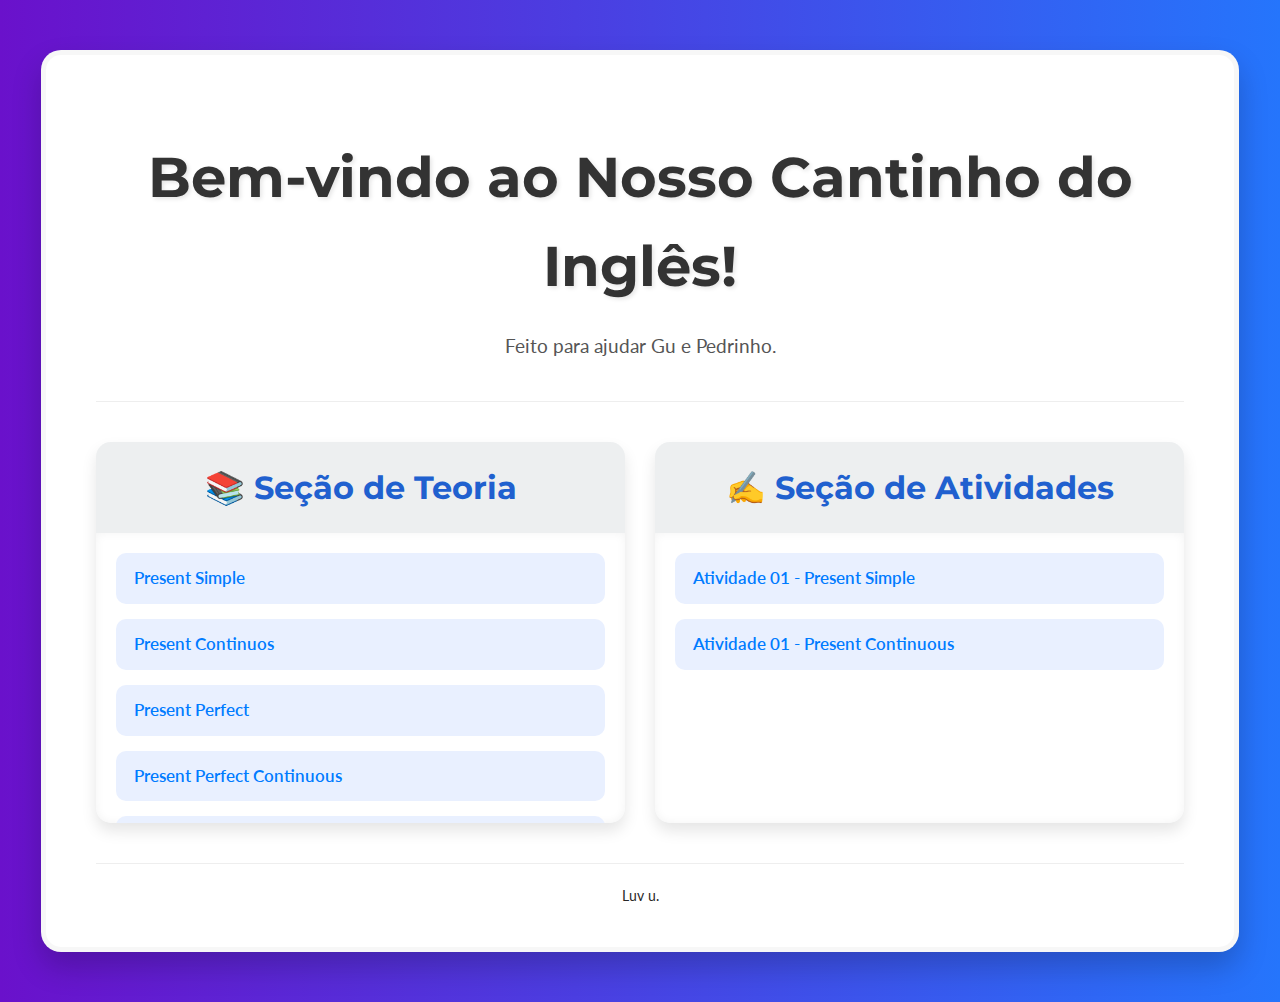
<file: index.html>
<!DOCTYPE html>
<html lang="pt-br">
<head>
    <meta charset="UTF-8">
    <meta name="viewport" content="width=device-width, initial-scale=1.0">
    <title>Meu Cantinho do Inglês</title>
    <link href="https://fonts.googleapis.com/css2?family=Montserrat:wght@400;600;700&family=Lato:wght@300;400&display=swap" rel="stylesheet">
    <style>
        /* Reset básico e tipografia */
        body {
            margin: 0;
            padding: 0;
            font-family: 'Lato', sans-serif;
            line-height: 1.6;
            background: linear-gradient(to right, #6a11cb 0%, #2575fc 100%); /* Fundo degradê vibrante */
            color: #333;
            min-height: 100vh;
            display: flex;
            justify-content: center;
            align-items: center; /* Centraliza verticalmente na tela */
        }

        /* Container principal */
        .container {
            width: 85%;
            background-color: #ffffff;
            border-radius: 20px; /* Cantos mais arredondados */
            box-shadow: 0 15px 30px rgba(0, 0, 0, 0.2); /* Sombra mais suave e pronunciada */
            padding: 40px 50px;
            margin: 50px 20px; /* Margem externa para não colar nas bordas */
            display: flex; /* Habilita o Flexbox */
            flex-direction: column; /* Conteúdo em coluna por padrão */
            align-items: center; /* Centraliza itens na coluna */
            border: 5px solid rgba(206, 206, 206, 0.158)
        }

        /* Cabeçalho */
        header {
            text-align: center;
            margin-bottom: 40px;
            padding-bottom: 20px;
            border-bottom: 1px solid #eee; /* Linha sutil no rodapé do header */
            width: 100%; /* Ocupa a largura total do container */
        }
        header h1 {
            font-family: 'Montserrat', sans-serif;
            font-size: 3.5em; /* Título maior e mais impactante */
            color: #333; /* Cor mais neutra para o título */
            margin-bottom: 10px;
            text-shadow: 2px 2px 4px rgba(0, 0, 0, 0.1);
        }
        header p {
            font-size: 1.2em;
            color: #555;
        }

        /* Seção de conteúdo principal com flexbox para as colunas */
        .content-sections {
            display: flex; /* Ativa o flexbox para as seções de teoria/atividades */
            justify-content: space-around; /* Espaça as colunas */
            flex-wrap: wrap; /* Permite que as colunas quebrem para a próxima linha em telas pequenas */
            gap: 30px; /* Espaço entre as colunas/cards */
            width: 100%;
        }

        /* Estilo para cada "card" de seção (Teoria/Atividades) */
        .section-card {
            flex: 1; /* Permite que as colunas cresçam e ocupem o espaço disponível */
            min-width: 300px; /* Largura mínima para cada card */
            background-color: #f8f9fa; /* Fundo do card */
            border-radius: 15px;
            box-shadow: 0 8px 15px rgba(0, 0, 0, 0.1);
            padding: 0; /* Removido padding direto do card para controlar individualmente */
            display: flex; /* Transforma o card em flexbox */
            flex-direction: column; /* Conteúdo em coluna */
            overflow: hidden; /* Garante que o border-radius funcione corretamente */
            transition: transform 0.3s ease-in-out, box-shadow 0.3s ease-in-out;
        }
        .section-card:hover {
            transform: translateY(-8px); /* Efeito "flutuar" ao passar o mouse */
            box-shadow: 0 12px 25px rgba(0, 0, 0, 0.15);
        }

        .section-card h2 {
            font-family: 'Montserrat', sans-serif;
            color: #2060cf; /* Cor azul original restaurada */
            font-size: 2em;
            margin: 0; /* Remove margem padrão do h2 */
            padding: 20px 0; /* Padding para o título */
            text-align: center;
            background-color: #edeff0; /* Fundo do título, mesmo do card */
        }

        /* Área de conteúdo scrollável (o "painel" branco) */
        .scrollable-content-area {
            background-color: #ffffff; /* Fundo branco */
            /* Borda verde removida */
            border-radius: 0 0 15px 15px; /* Bordas arredondadas apenas na parte inferior */
            max-height: 250px; /* Altura máxima para ativar a rolagem. Ajuste conforme necessário */
            overflow-y: auto; /* Adiciona barra de rolagem vertical se o conteúdo exceder o max-height */
            padding: 20px; /* Padding interno para o conteúdo */
            flex-grow: 1; /* Permite que esta área ocupe o espaço restante verticalmente */
            box-shadow: inset 0 0 10px rgba(0, 0, 0, 0.05); /* Sombra interna sutil para dar profundidade */
            /* Ou uma sombra externa sutil para destacar a área: */
            /* box-shadow: 0 4px 10px rgba(0, 0, 0, 0.08); */
        }

        .scrollable-content-area p {
            font-size: 1.05em;
            color: #666;
            text-align: center;
            margin-top: 0; /* Remove margem superior padrão do p */
            margin-bottom: 25px;
        }

        /* Lista de links dentro dos cards */
        ul {
            list-style-type: none;
            padding: 0;
            margin: 0;
        }
        li {
            margin-bottom: 15px; /* Mais espaço entre os itens da lista */
            background-color: #e9f0ff; /* Fundo do item de lista */
            border-radius: 10px;
            transition: background-color 0.2s ease;
        }
        li:hover {
            background-color: #dbe4ff;
        }
        li a {
            display: block;
            padding: 12px 18px;
            text-decoration: none;
            color: #007bff; /* Cor do link */
            font-weight: 600;
            font-size: 1.05em;
            transition: color 0.2s ease;
        }
        li a:hover {
            color: #0056b3; /* Azul mais escuro no hover */
        }

        /* Rodapé */
        footer {
            text-align: center;
            margin-top: 40px;
            padding-top: 20px;
            border-top: 1px solid #eee;
            color: #777;
            font-size: 0.9em;
            width: 100%;
        }

        /* Media Queries para Responsividade (celulares) */
        @media (max-width: 768px) {
            .container {
                padding: 30px 20px;
                margin: 20px 10px;
            }
            header h1 {
                font-size: 2.5em;
            }
            .content-sections {
                flex-direction: column; /* Pilha as colunas em telas pequenas */
                align-items: center;
            }
            .section-card {
                width: 100%; /* Cards ocupam a largura total */
                min-width: unset; /* Remove largura mínima */
            }
            .scrollable-content-area {
                max-height: 200px; /* Ajuste a altura máxima para telas menores */
            }
        }
    </style>
</head>
<body>
    <div class="container">
        <header>
            <h1>Bem-vindo ao Nosso Cantinho do Inglês!</h1>
            <p>Feito para ajudar Gu e Pedrinho.</p>
        </header>

        <div class="content-sections">
            <section class="section-card">
                <h2>📚 Seção de Teoria</h2>
                <div class="scrollable-content-area">
                    <ul>
                        <li><a href="teoria/present-simple.html">Present Simple</a></li>
                        <li><a href="teoria/present-continuos.html">Present Continuos</a></li>
                        <li><a href="teoria/present-perfect.html">Present Perfect</a></li>
                        <li><a href="teoria/present-perfect-continuous.html">Present Perfect Continuous</a></li>
                        <li><a href="teoria/past-simple.html">Past Simple</a></li>
                    </ul>
                </div>
            </section>

            <section class="section-card">
                <h2>✍️ Seção de Atividades</h2>
                <div class="scrollable-content-area">
                    <ul>
                        <li><a href="atividades/atividade01-present-simple.html">Atividade 01 - Present Simple</a></li>
                        <li><a href="atividades/atividade01-present-continuous.html">Atividade 01 - Present Continuous</a></li>
                    </ul>
                </div>
            </section>
        </div> 
        <footer>
            <a style="text-decoration: none; color: rgb(39, 39, 39);" href="surpresa/surpresa01.html">Luv u.</a>
        </footer>
    </div>
</body>
</html>
</file>
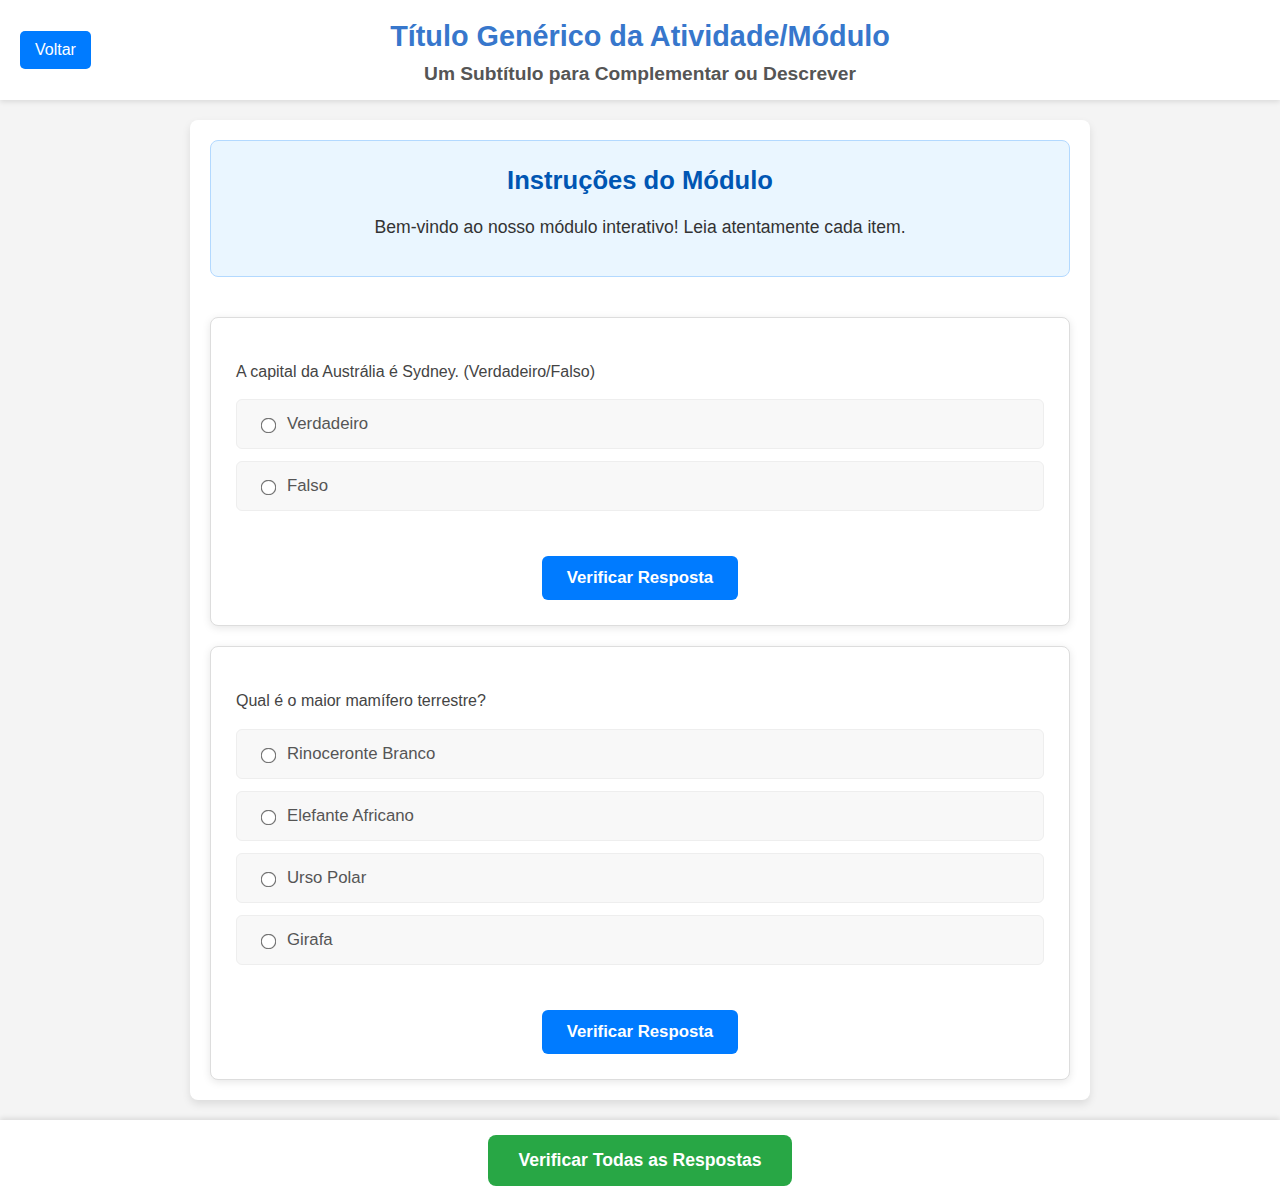
<file: atividades/exemplo/index.html>
<!DOCTYPE html>
<html lang="pt-br">

<head>
    <meta charset="UTF-8">
    <meta name="viewport" content="width=device-width, initial-scale=1.0">
    <title>atividade</title>
    <link rel="stylesheet" href="styles.css">
</head>

<body>

    <header class="header"></header>

    <div class="container-questoes"></div> 

    <div id="resultado-final"></div>

    <footer class="footer"></footer>

    <script src="scripts.js"></script>
</body>

</html>
</file>
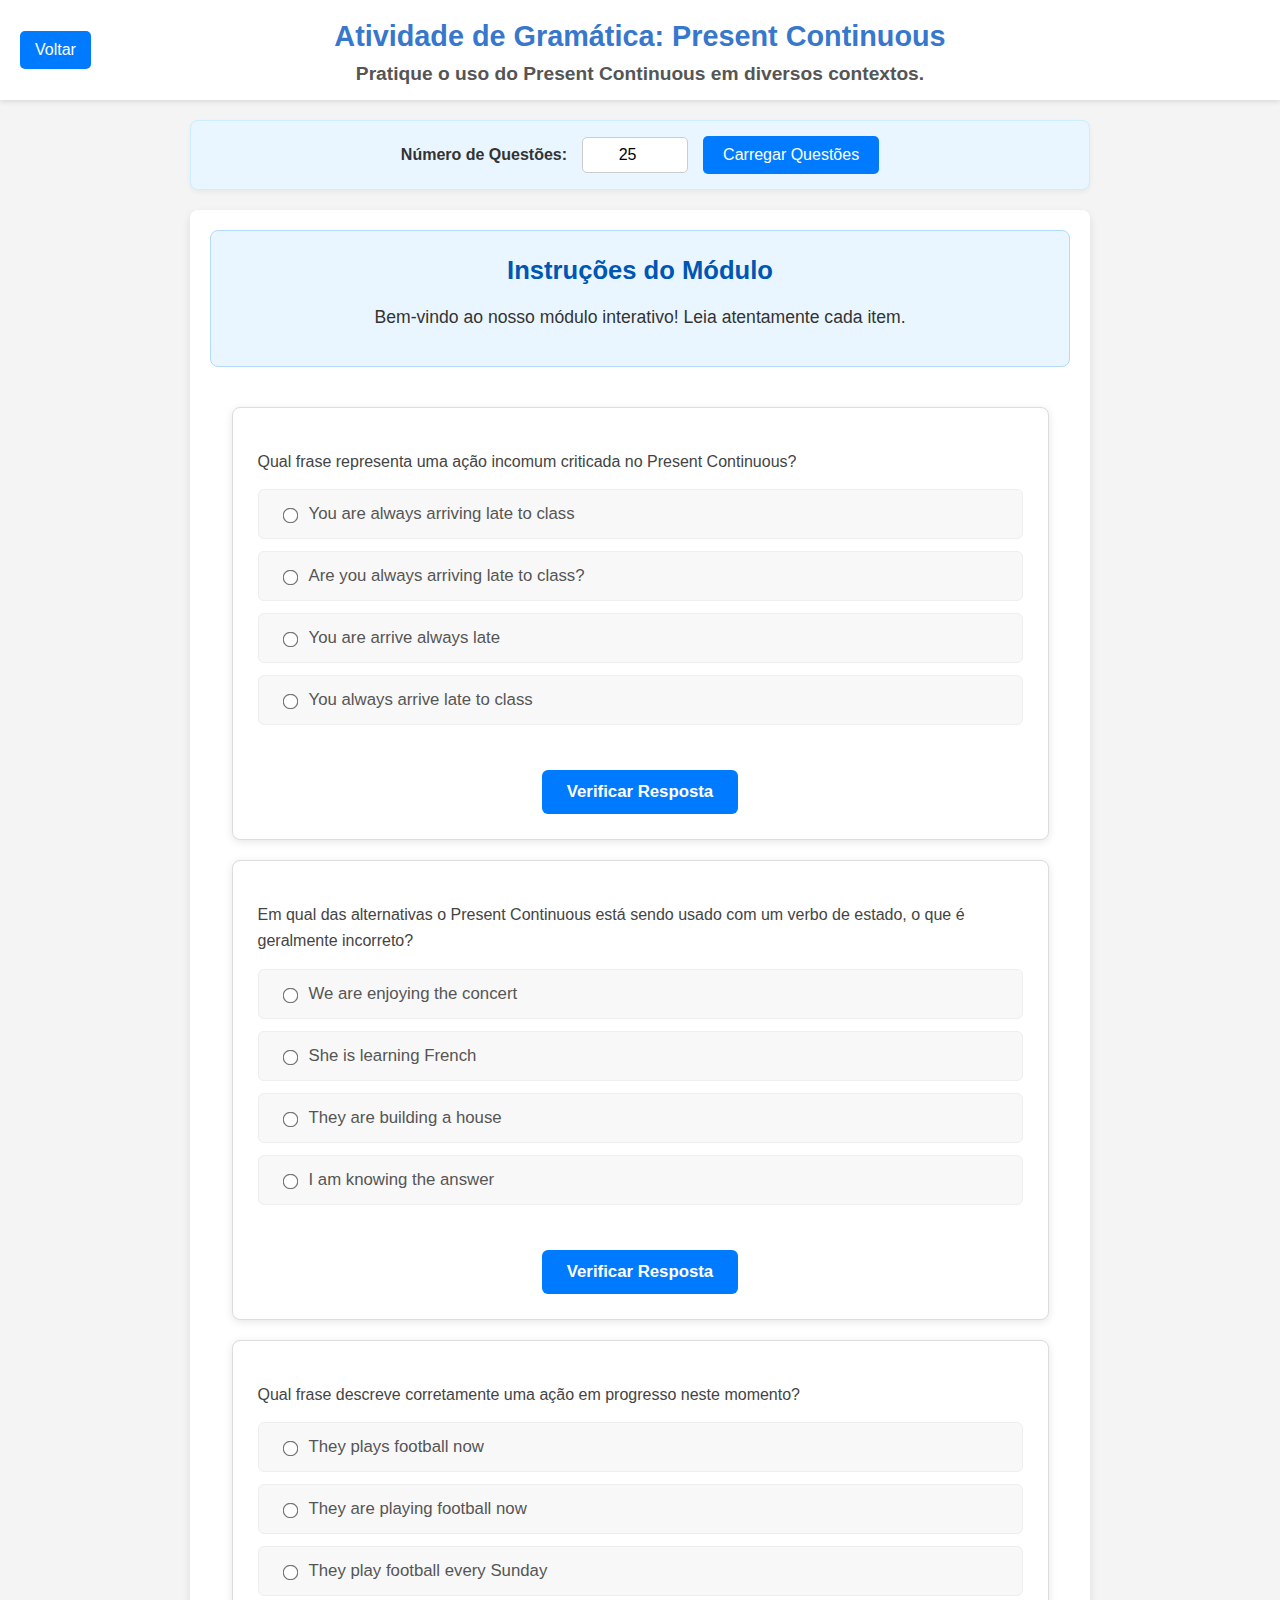
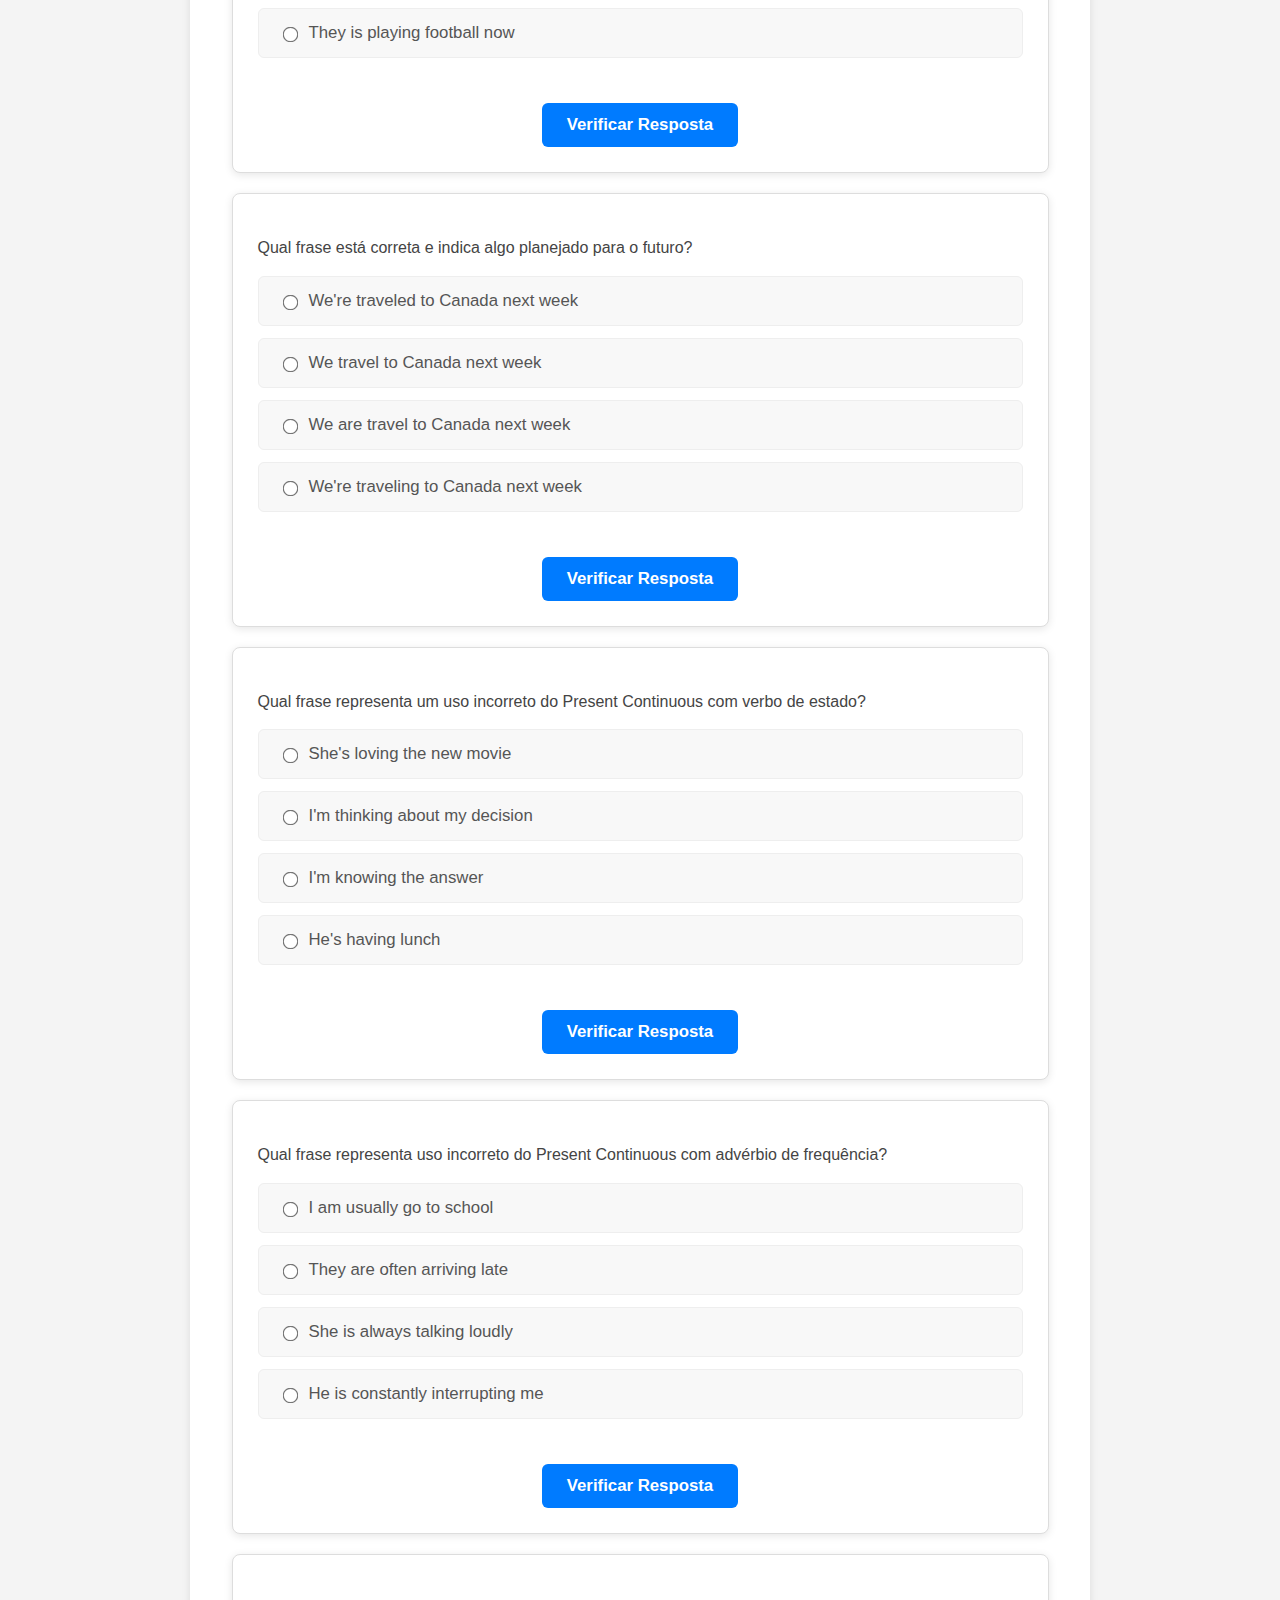
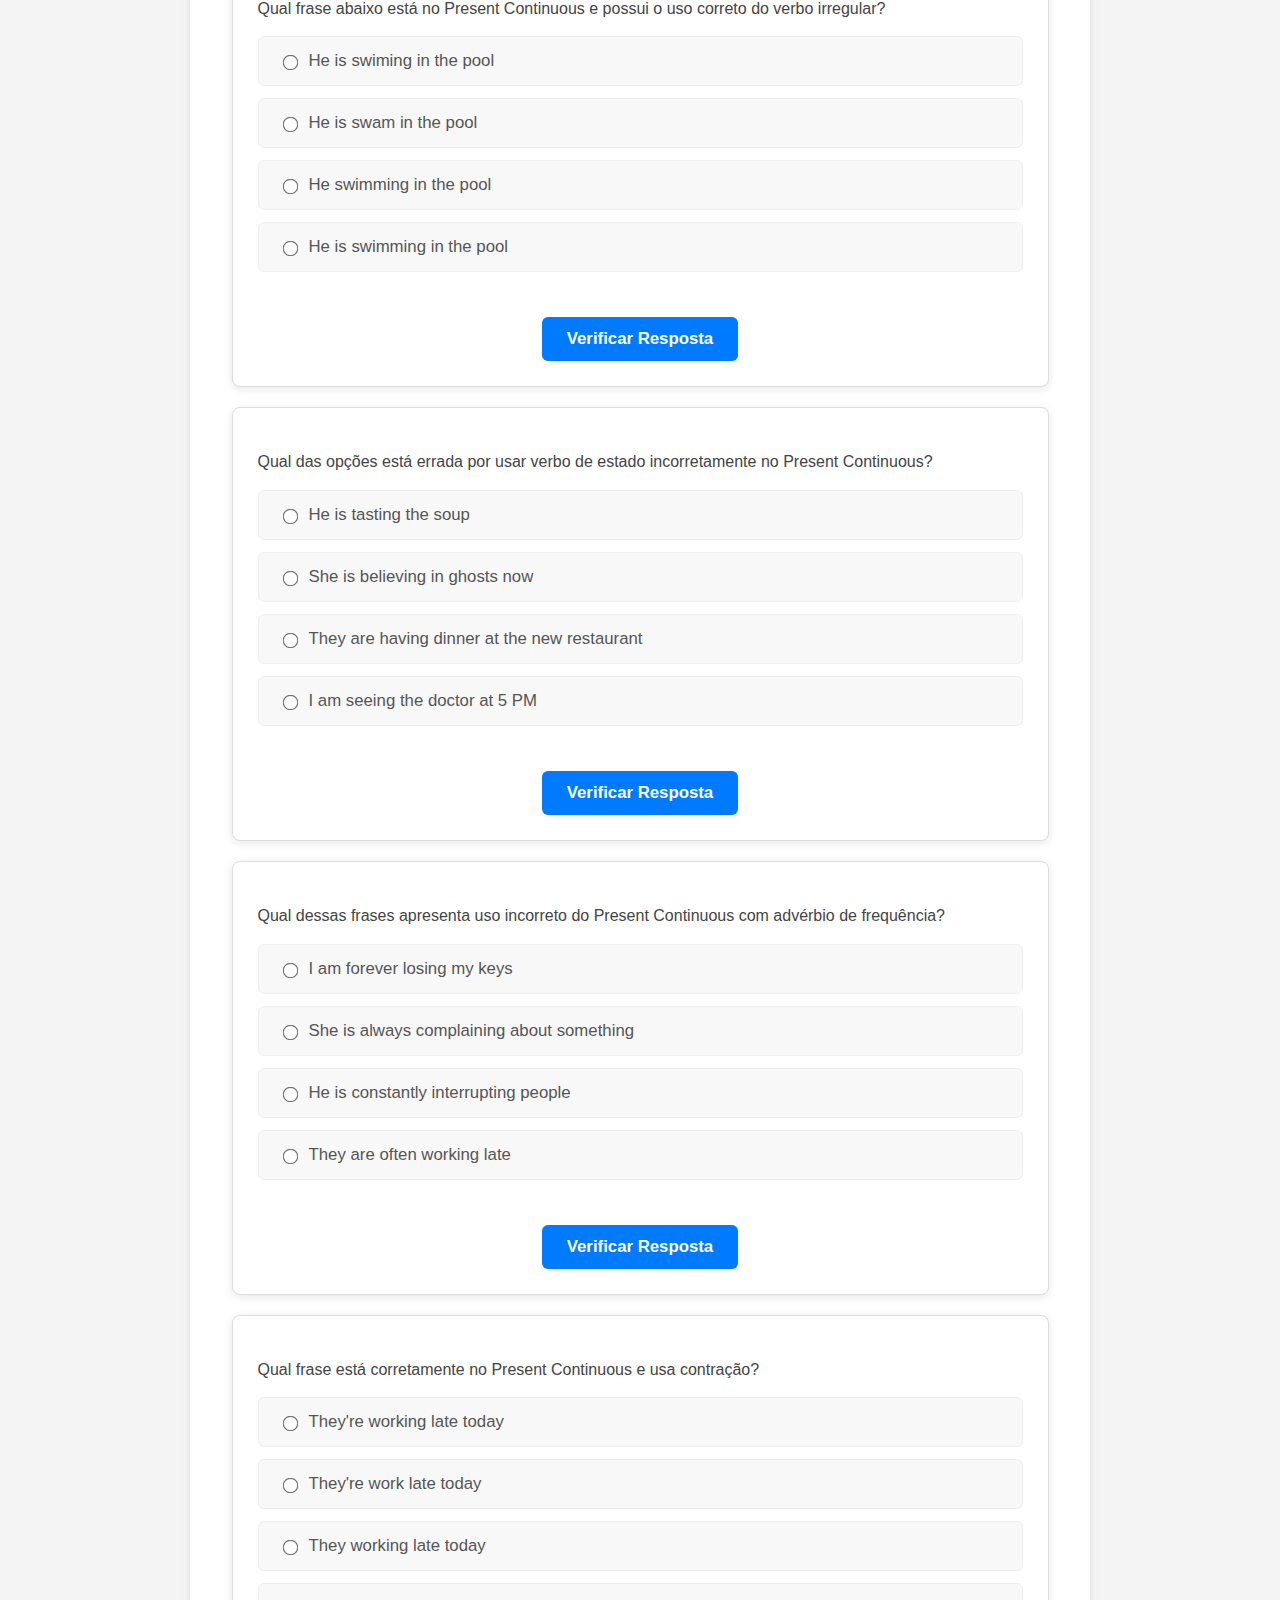
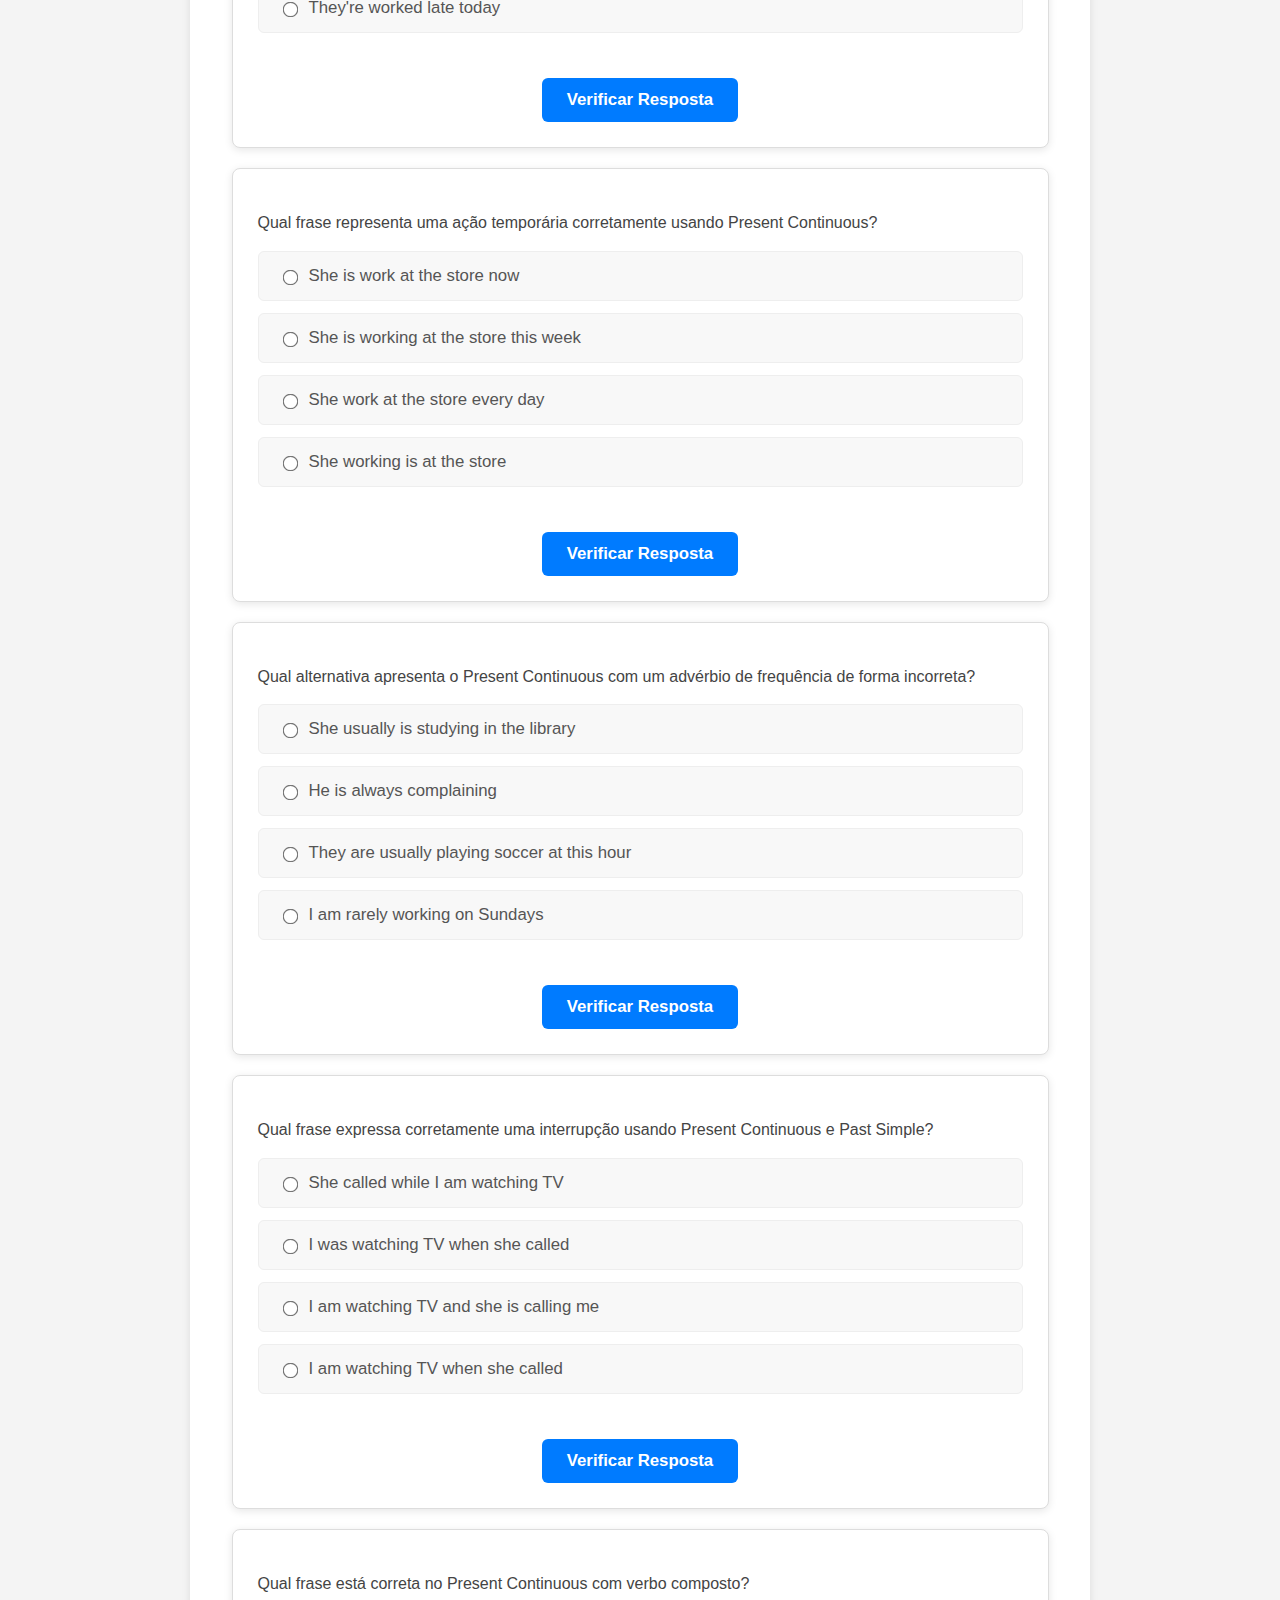
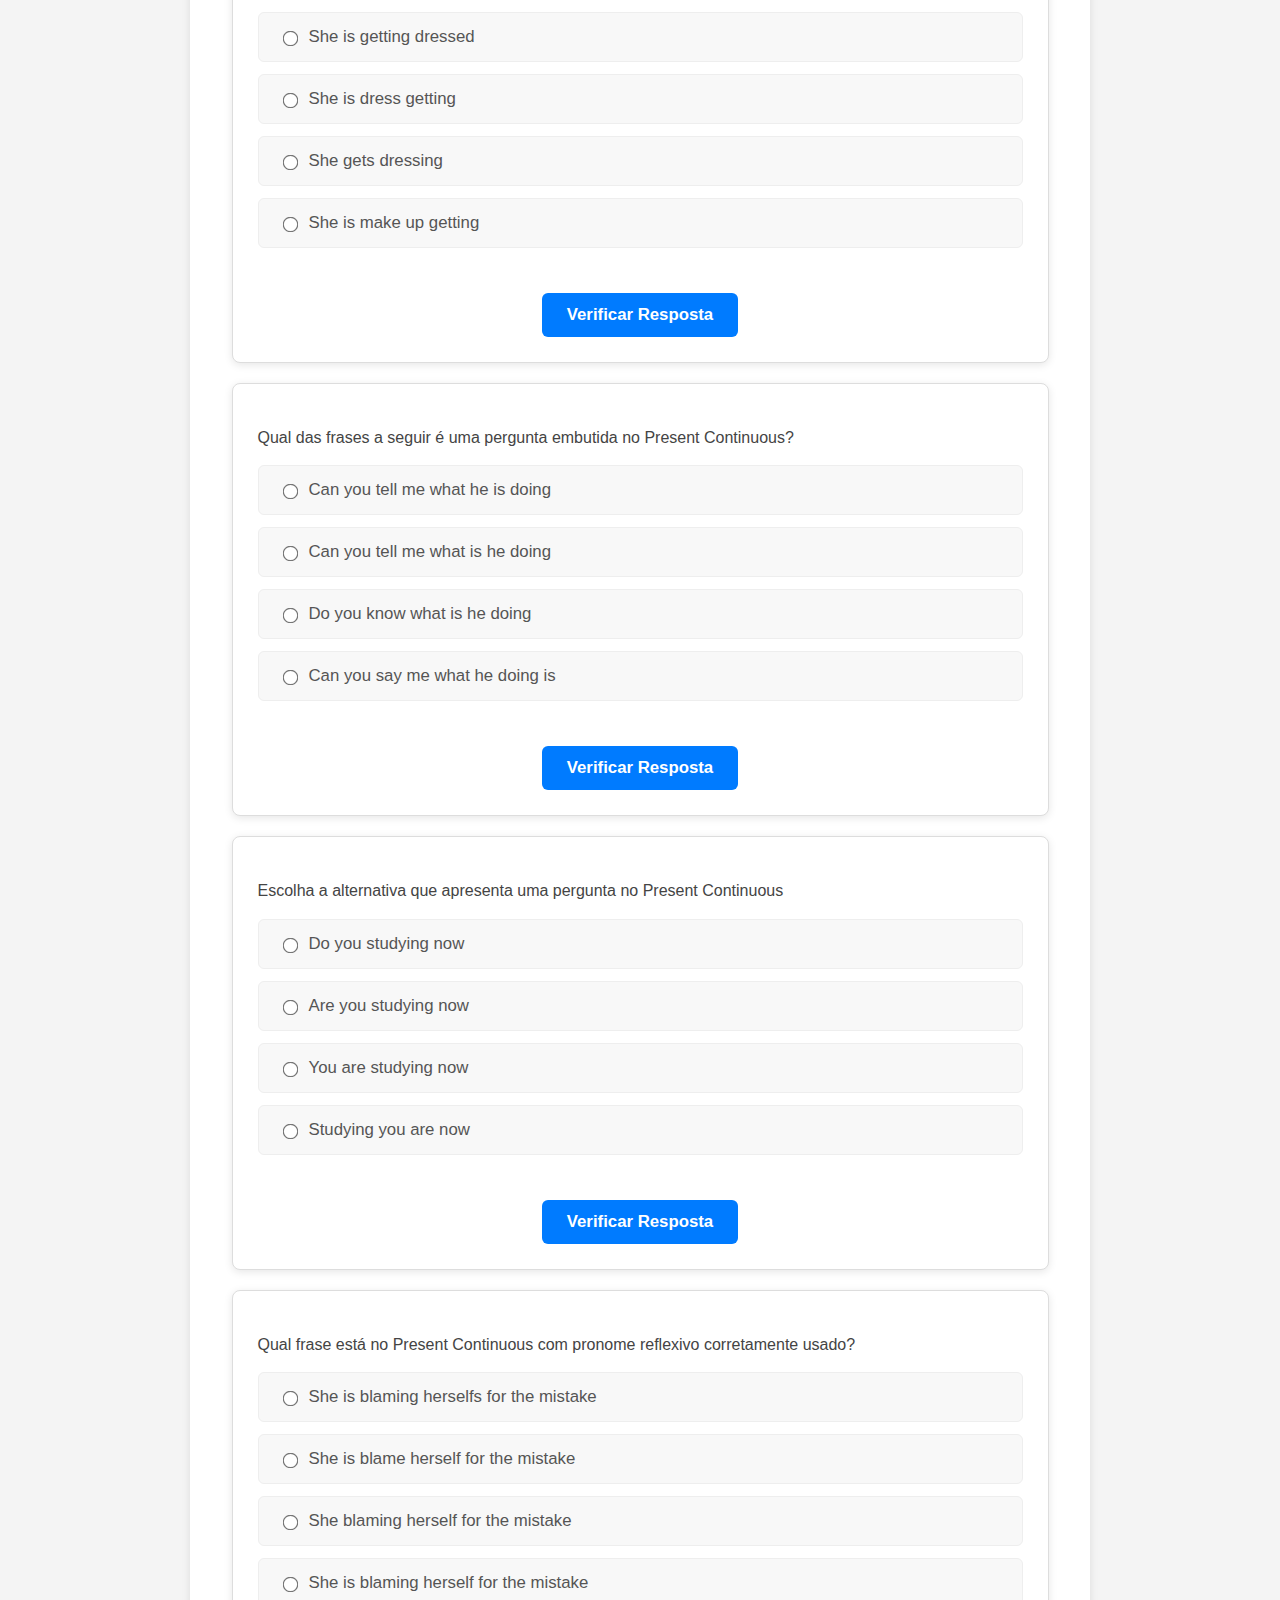
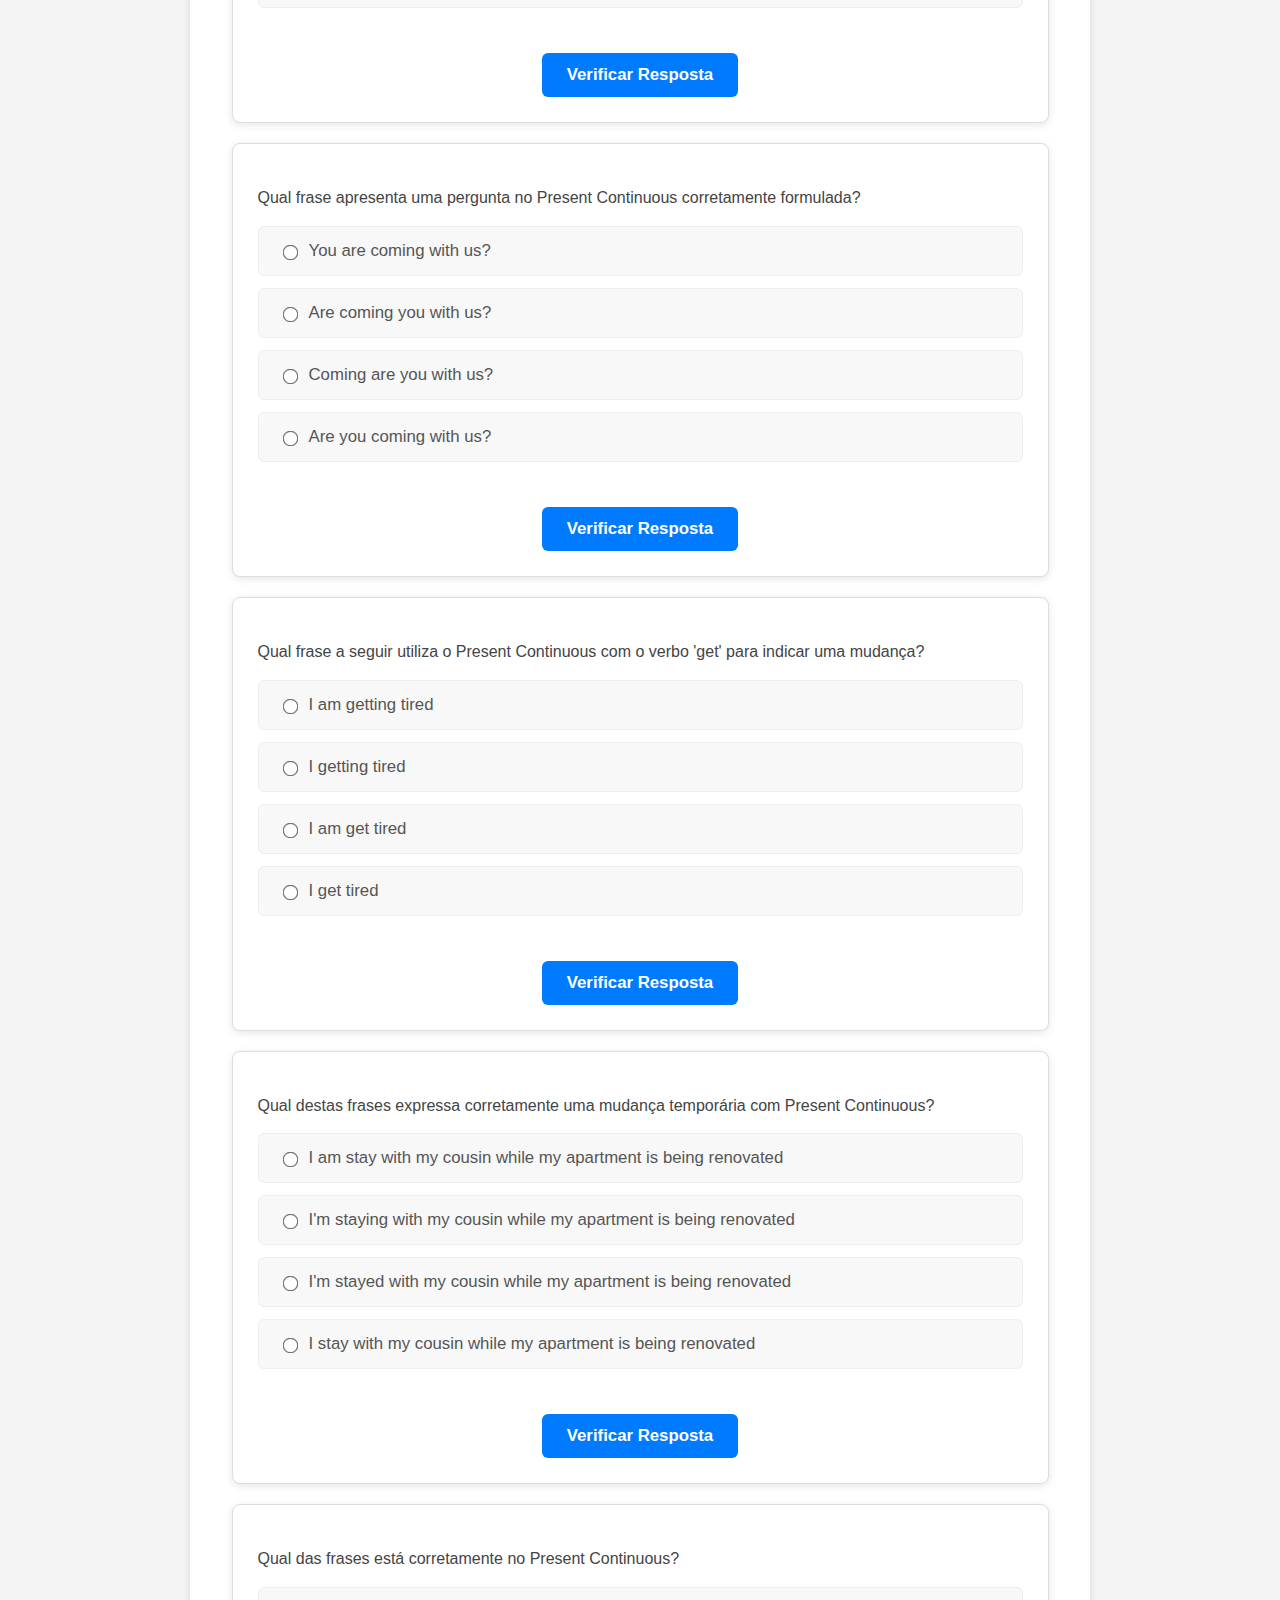
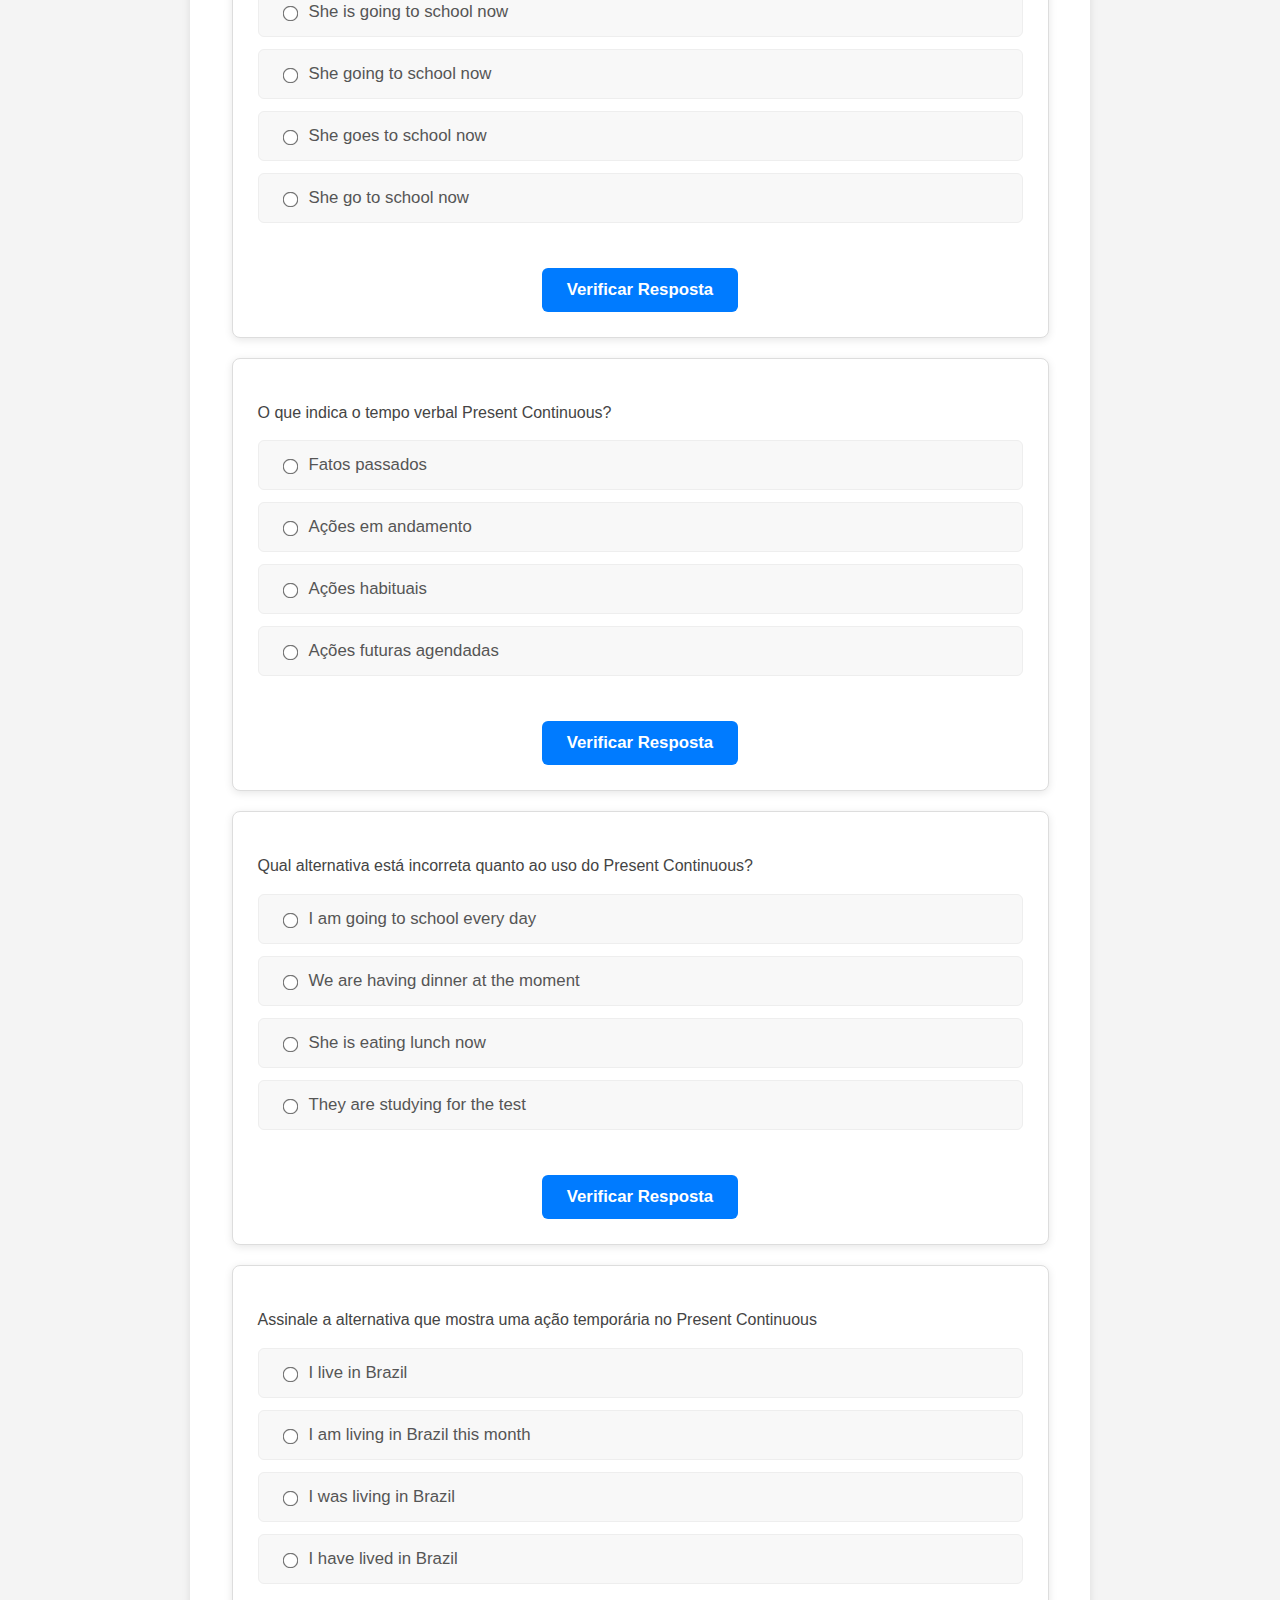
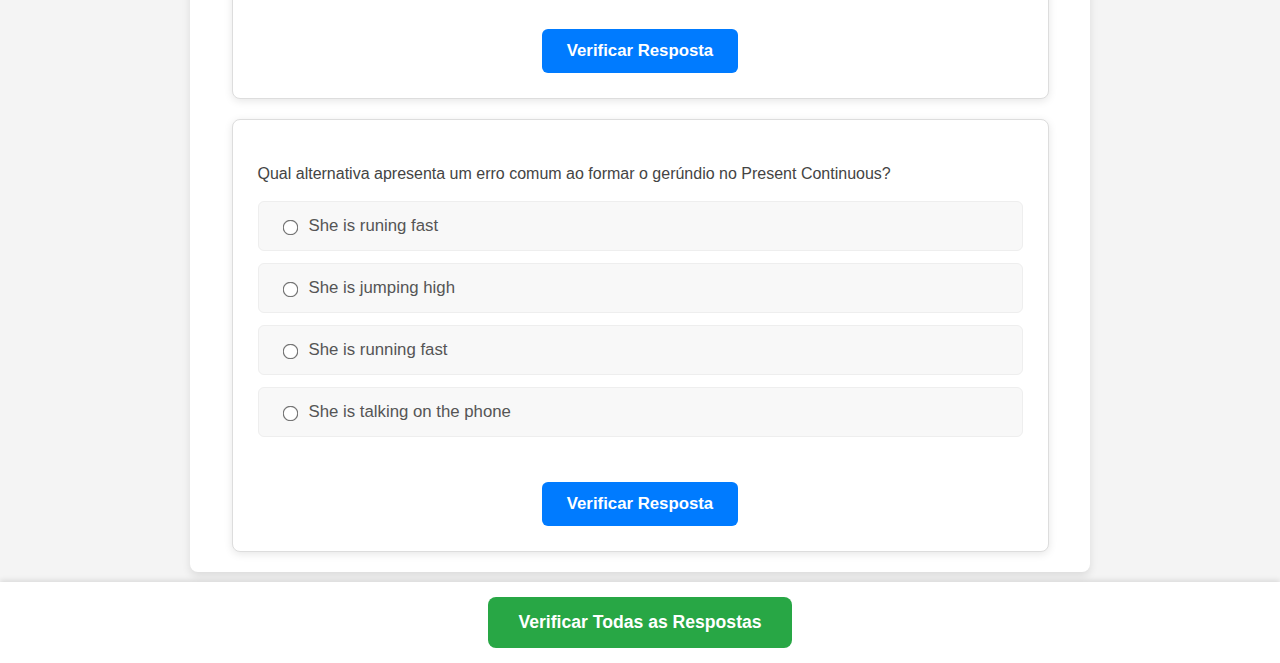
<file: atividades/present-simple/index.html>
<!DOCTYPE html>
<html lang="pt-br">

<head>
    <meta charset="UTF-8">
    <meta name="viewport" content="width=device-width, initial-scale=1.0">
    <title>atividade</title>
    <link rel="stylesheet" href="styles.css">
</head>

<body>

    <header class="header"></header>

    <div class="controls-container">
        <label for="numQuestoes">Número de Questões:</label>
        <input type="number" id="numQuestoes" value="25" min="1" max="100">
        <button id="carregarQuestoesBtn">Carregar Questões</button>
    </div>

    <div class="container-conteudo"></div> 

    <div id="resultado-final"></div>

    <footer class="footer"></footer>

    <script src="scripts.js"></script>
</body>

</html>
</file>
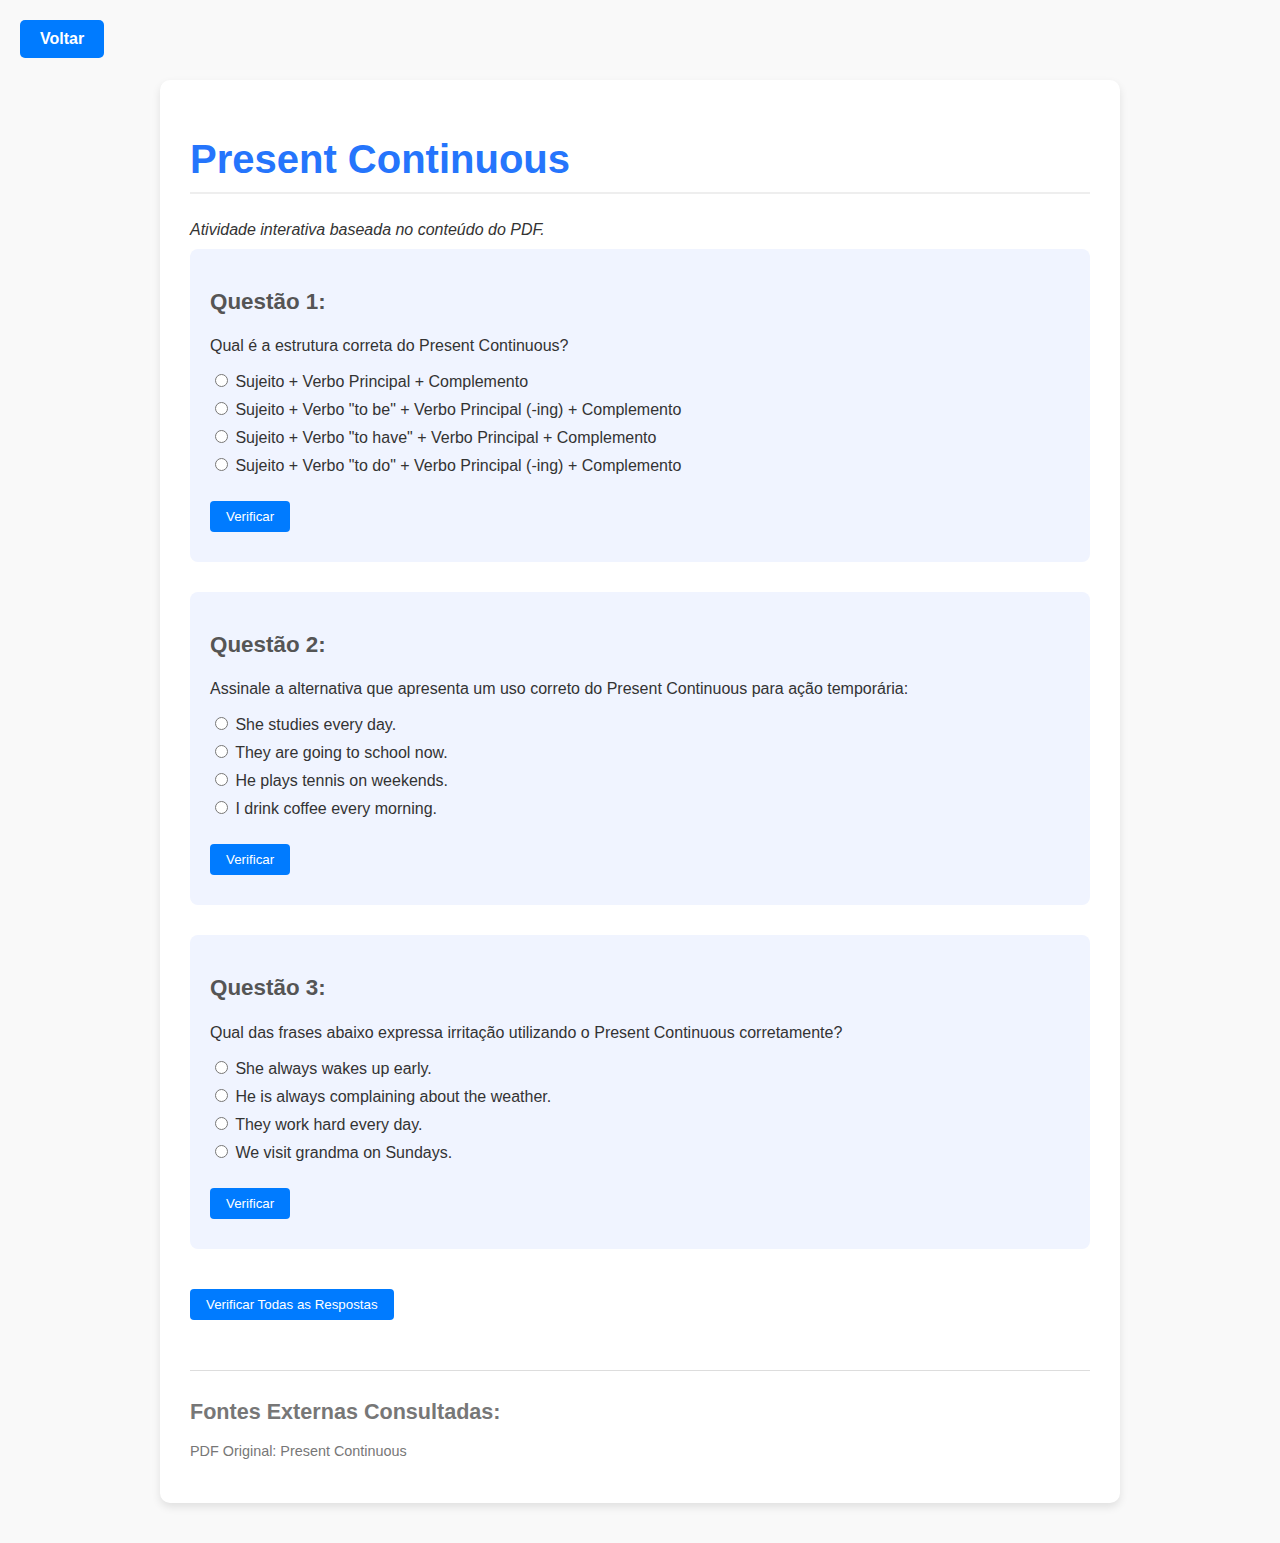
<file: atividades/atividade01-present-continuous.html>
<!DOCTYPE html>
<html lang="pt-br">
<head>
    <meta charset="UTF-8">
    <meta name="viewport" content="width=device-width, initial-scale=1.0">
    <title>Present Continuous</title>
    <meta name="description" content="Atividade interativa baseada no conteúdo do PDF sobre Present Continuous.">
    <style>
        body {
            font-family: 'Lato', sans-serif;
            background-color: #f9f9f9;
            color: #333;
            margin: 0;
            padding: 0;
        }
        .back-button {
            position: fixed;
            top: 20px;
            left: 20px;
            padding: 10px 20px;
            background-color: #007bff;
            color: white;
            border-radius: 5px;
            font-family: 'Montserrat', sans-serif;
            font-weight: 600;
            text-decoration: none;
            transition: background-color 0.3s ease;
            z-index: 999;
        }
        .back-button:hover {
            background-color: #0056b3;
        }
        .container-content {
            max-width: 900px;
            margin: 80px auto 40px auto;
            padding: 30px;
            background-color: #fff;
            border-radius: 10px;
            box-shadow: 0 4px 8px rgba(0,0,0,0.1);
        }
        h1 {
            font-family: 'Montserrat', sans-serif;
            font-size: 2.5em;
            color: #2575fc;
            border-bottom: 2px solid #eee;
            padding-bottom: 10px;
        }
        h3 {
            font-family: 'Montserrat', sans-serif;
            color: #555;
            margin-top: 20px;
            font-size: 1.4em;
        }
        p {
            margin-bottom: 10px;
        }
        ul {
            list-style-type: none;
            padding-left: 0;
        }
        li {
            margin-bottom: 8px;
        }
        .question-block {
            margin-bottom: 30px;
            padding: 20px;
            background-color: #f0f4ff;
            border-radius: 8px;
        }
        .result-text {
            margin-top: 10px;
            font-weight: bold;
        }
        button {
            margin-top: 10px;
            padding: 8px 16px;
            background-color: #007bff;
            color: #fff;
            border: none;
            border-radius: 4px;
            font-family: 'Montserrat', sans-serif;
            cursor: pointer;
            transition: background-color 0.3s ease;
        }
        button:hover {
            background-color: #0056b3;
        }
        .sources {
            margin-top: 50px;
            font-size: 0.9em;
            color: #777;
            border-top: 1px solid #ddd;
            padding-top: 10px;
        }
    </style>
</head>
<body>
    <a href="../index.html" class="back-button">Voltar</a>
    <div class="container-content">
        <h1>Present Continuous</h1>
        <p><i>Atividade interativa baseada no conteúdo do PDF.</i></p>

        <!-- INÍCIO DAS QUESTÕES -->
        <!-- Apenas 3 de exemplo abaixo. O arquivo completo conterá de 30 a 50 no mesmo formato -->
        <div class="question-block">
            <h3>Questão 1:</h3>
            <p>Qual é a estrutura correta do Present Continuous?</p>
            <ul>
                <li><input type="radio" name="q1" value="A"> Sujeito + Verbo Principal + Complemento</li>
                <li><input type="radio" name="q1" value="B"> Sujeito + Verbo "to be" + Verbo Principal (-ing) + Complemento</li>
                <li><input type="radio" name="q1" value="C"> Sujeito + Verbo "to have" + Verbo Principal + Complemento</li>
                <li><input type="radio" name="q1" value="D"> Sujeito + Verbo "to do" + Verbo Principal (-ing) + Complemento</li>
            </ul>
            <button onclick="checkQuestion(1, 'B')">Verificar</button>
            <p id="result1" class="result-text"></p>
        </div>

        <div class="question-block">
            <h3>Questão 2:</h3>
            <p>Assinale a alternativa que apresenta um uso correto do Present Continuous para ação temporária:</p>
            <ul>
                <li><input type="radio" name="q2" value="A"> She studies every day.</li>
                <li><input type="radio" name="q2" value="B"> They are going to school now.</li>
                <li><input type="radio" name="q2" value="C"> He plays tennis on weekends.</li>
                <li><input type="radio" name="q2" value="D"> I drink coffee every morning.</li>
            </ul>
            <button onclick="checkQuestion(2, 'B')">Verificar</button>
            <p id="result2" class="result-text"></p>
        </div>

        <div class="question-block">
            <h3>Questão 3:</h3>
            <p>Qual das frases abaixo expressa irritação utilizando o Present Continuous corretamente?</p>
            <ul>
                <li><input type="radio" name="q3" value="A"> She always wakes up early.</li>
                <li><input type="radio" name="q3" value="B"> He is always complaining about the weather.</li>
                <li><input type="radio" name="q3" value="C"> They work hard every day.</li>
                <li><input type="radio" name="q3" value="D"> We visit grandma on Sundays.</li>
            </ul>
            <button onclick="checkQuestion(3, 'B')">Verificar</button>
            <p id="result3" class="result-text"></p>
        </div>
        <!-- FIM DAS QUESTÕES EXEMPLO -->

        <button onclick="checkAll()">Verificar Todas as Respostas</button>

        <div class="sources">
            <h2>Fontes Externas Consultadas:</h2>
            <ul>
                <li>PDF Original: Present Continuous</li>
            </ul>
        </div>
    </div>
    <script>
        function checkQuestion(number, correctAnswer) {
            const options = document.getElementsByName('q' + number);
            let userAnswer = '';
            for (const opt of options) {
                if (opt.checked) {
                    userAnswer = opt.value;
                    break;
                }
            }
            const result = document.getElementById('result' + number);
            if(userAnswer === correctAnswer) {
                result.innerHTML = 'Correto!';
                result.style.color = 'green';
            } else {
                result.innerHTML = 'Errado!';
                result.style.color = 'red';
            }
        }

        function checkAll() {
            let score = 0;
            const total = [1,2,3]; // Atualizar conforme total real de questões
            const answers = ['B','B','B']; // Respostas corretas das questões

            total.forEach(function(q, index){
                const options = document.getElementsByName('q' + q);
                let userAnswer = '';
                for (const opt of options) {
                    if (opt.checked) {
                        userAnswer = opt.value;
                        break;
                    }
                }
                if(userAnswer === answers[index]) score++;
            });
            alert('Você acertou ' + score + ' de ' + total.length + ' questões.');
        }
    </script>
</body>
</html>
</file>
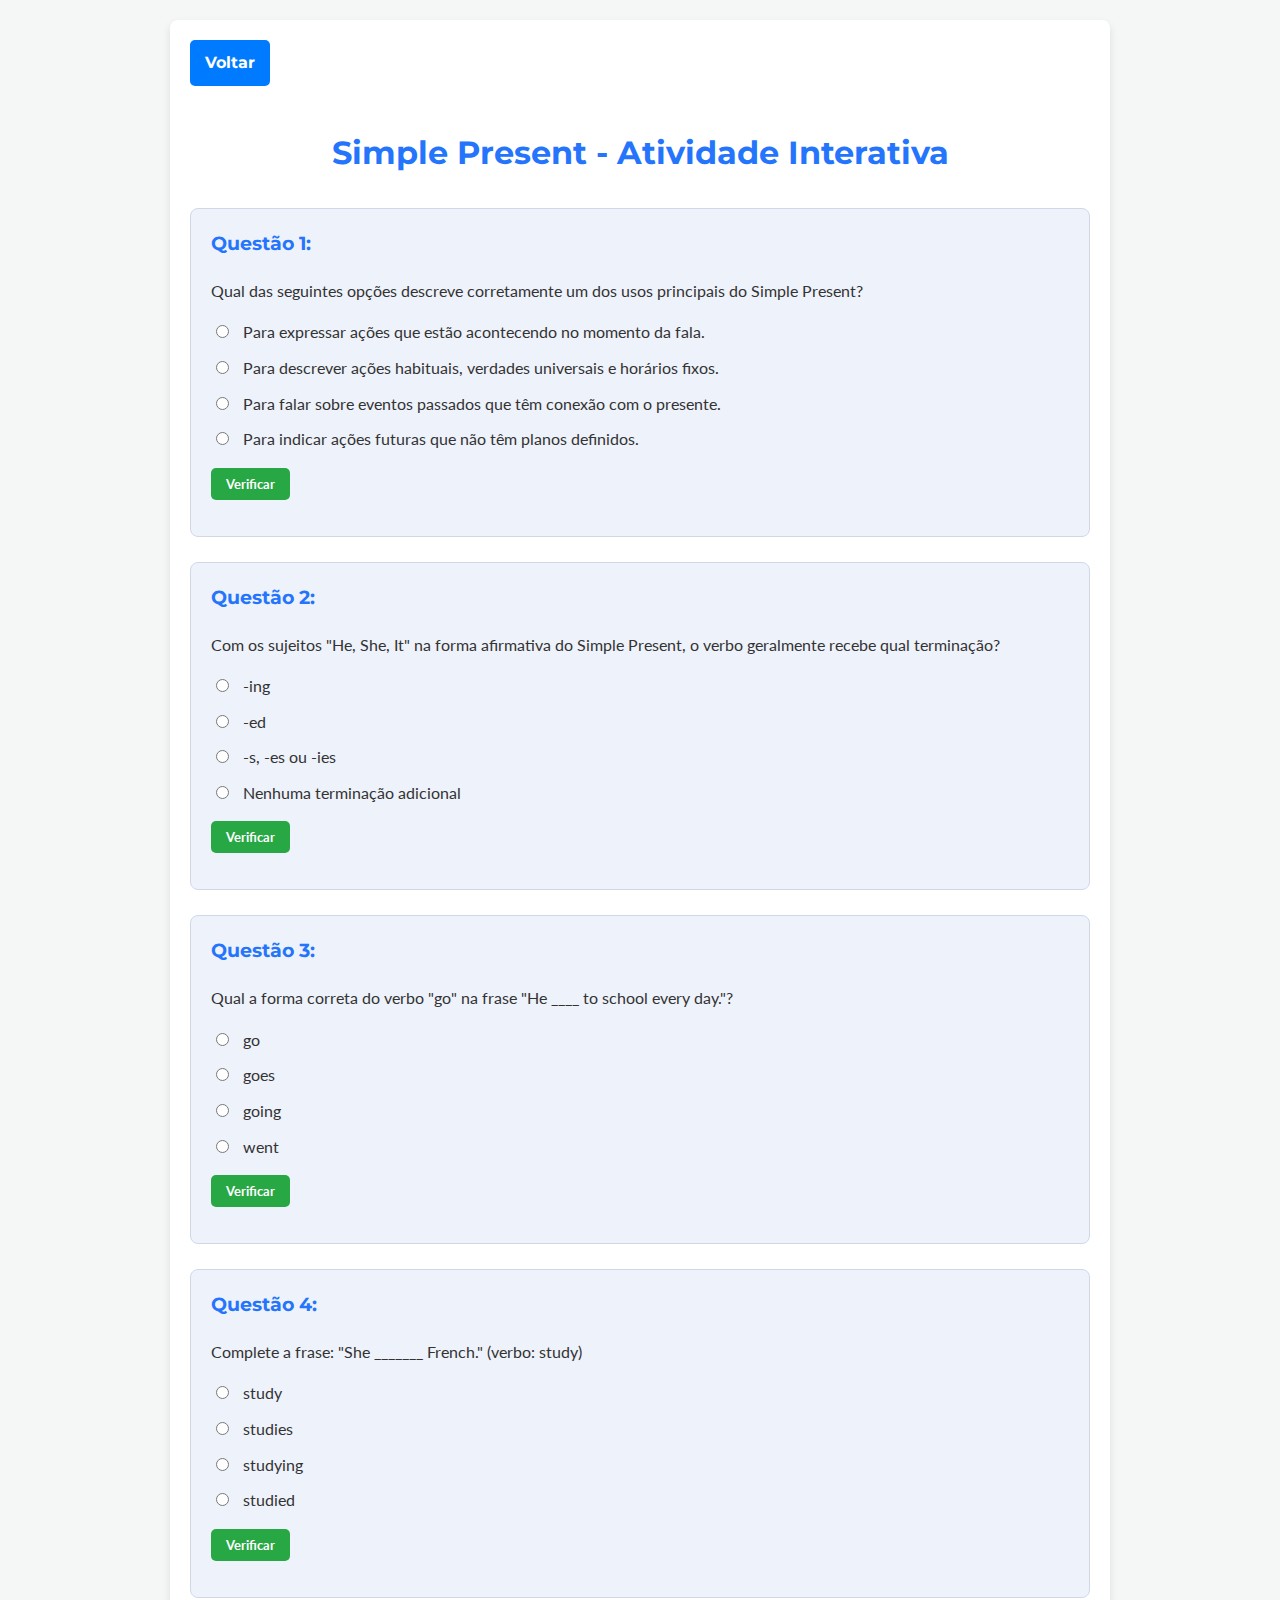
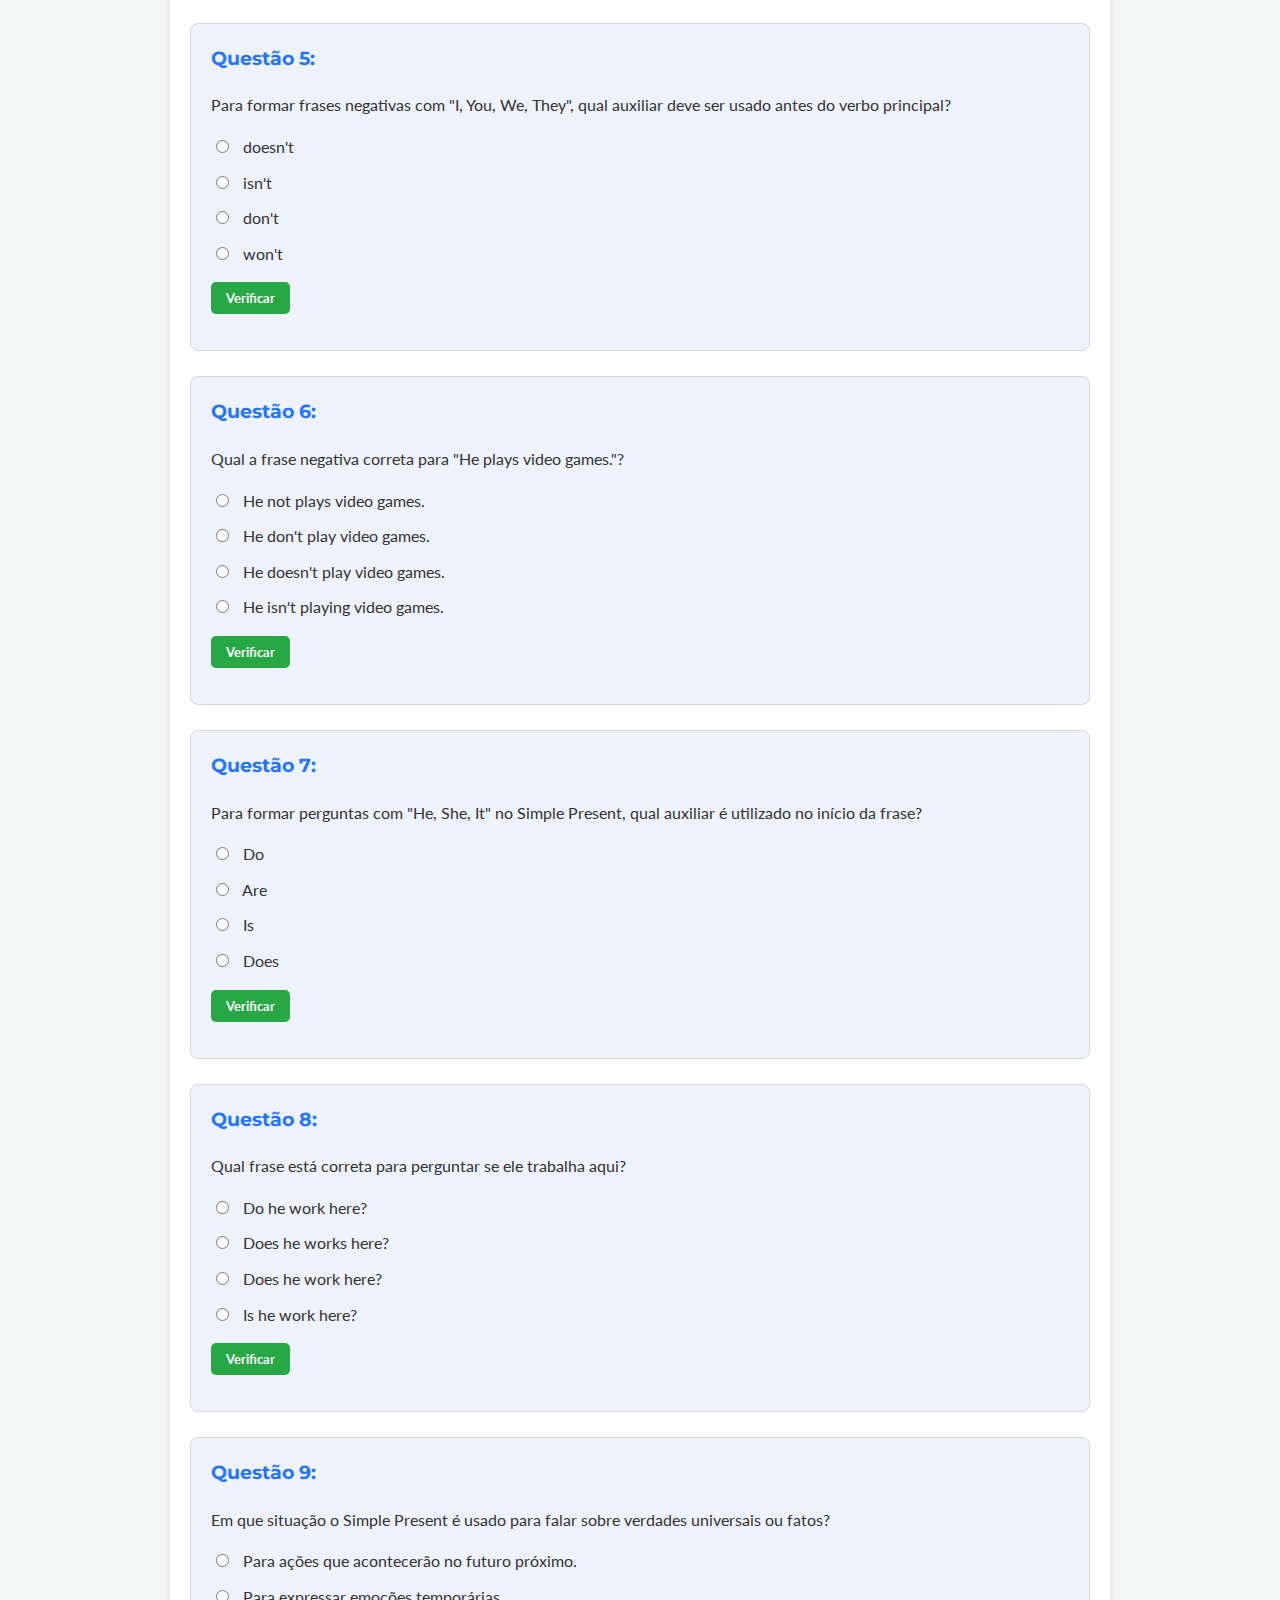
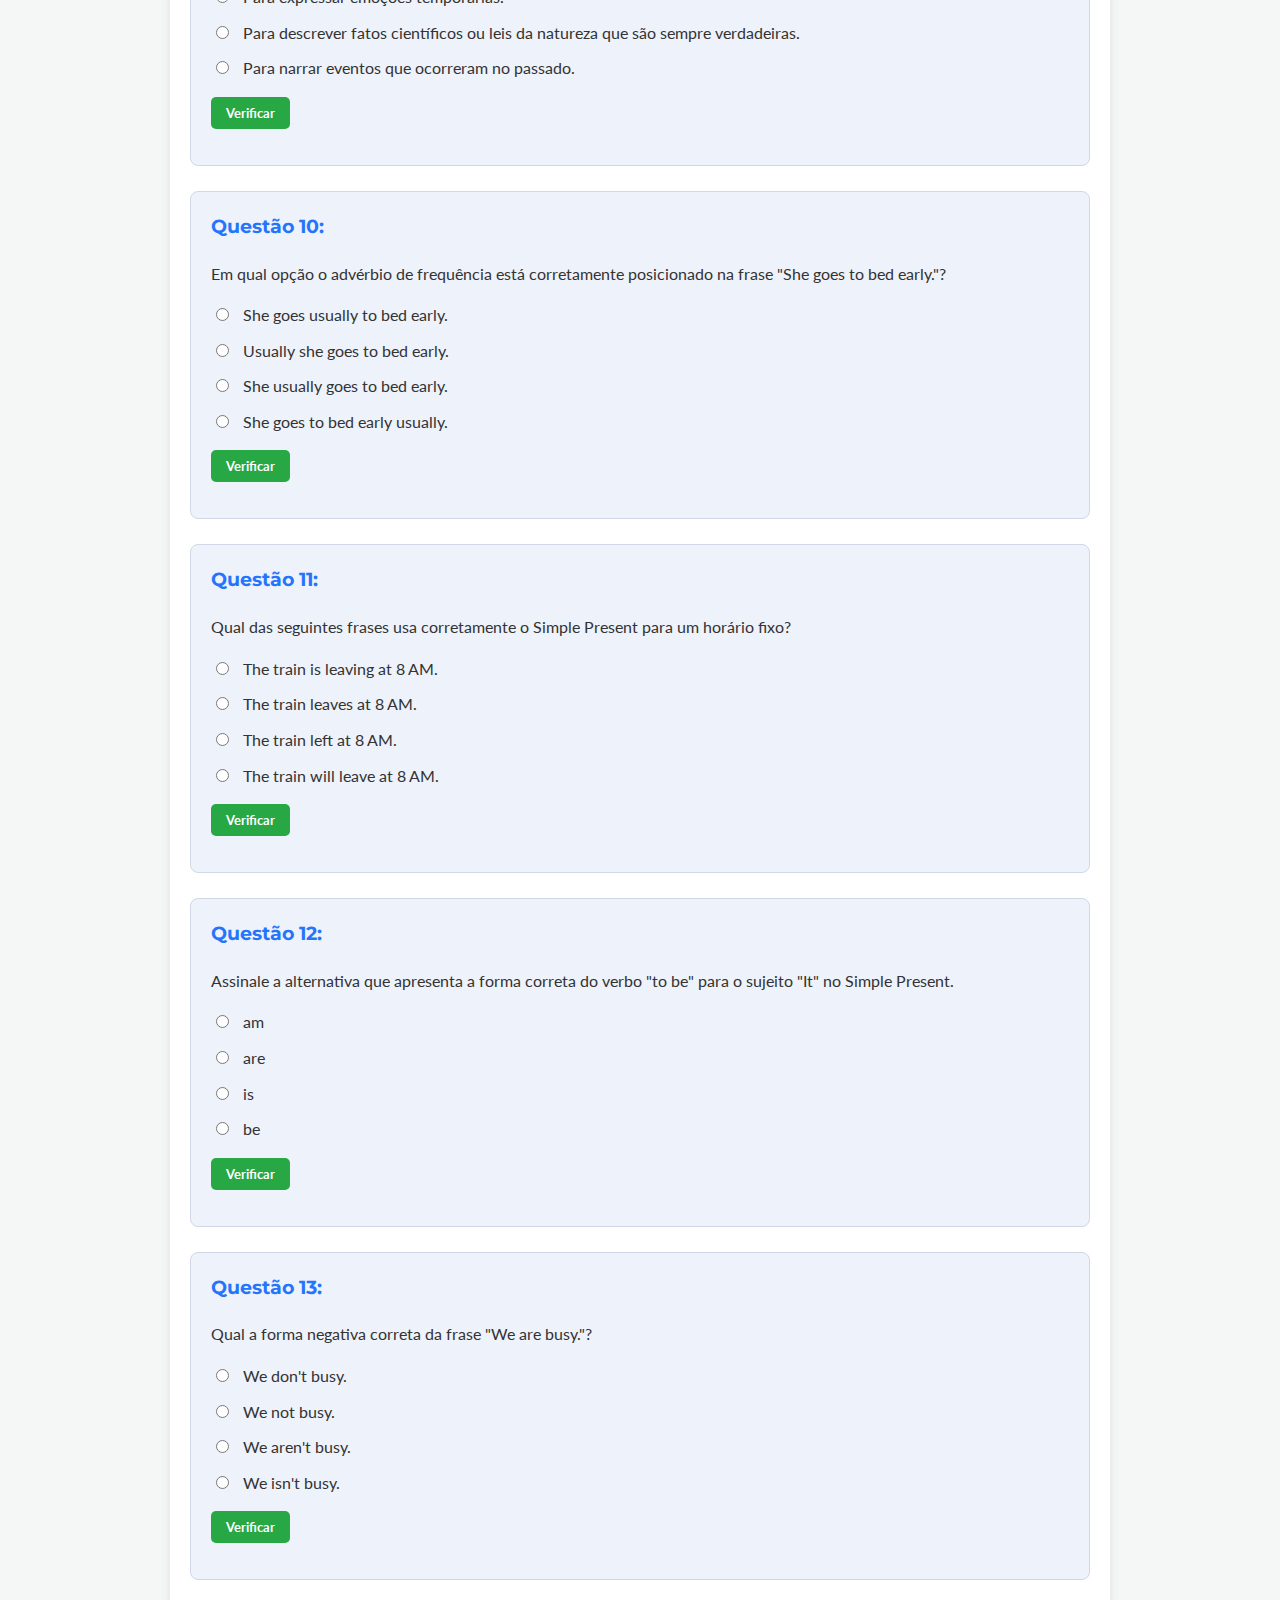
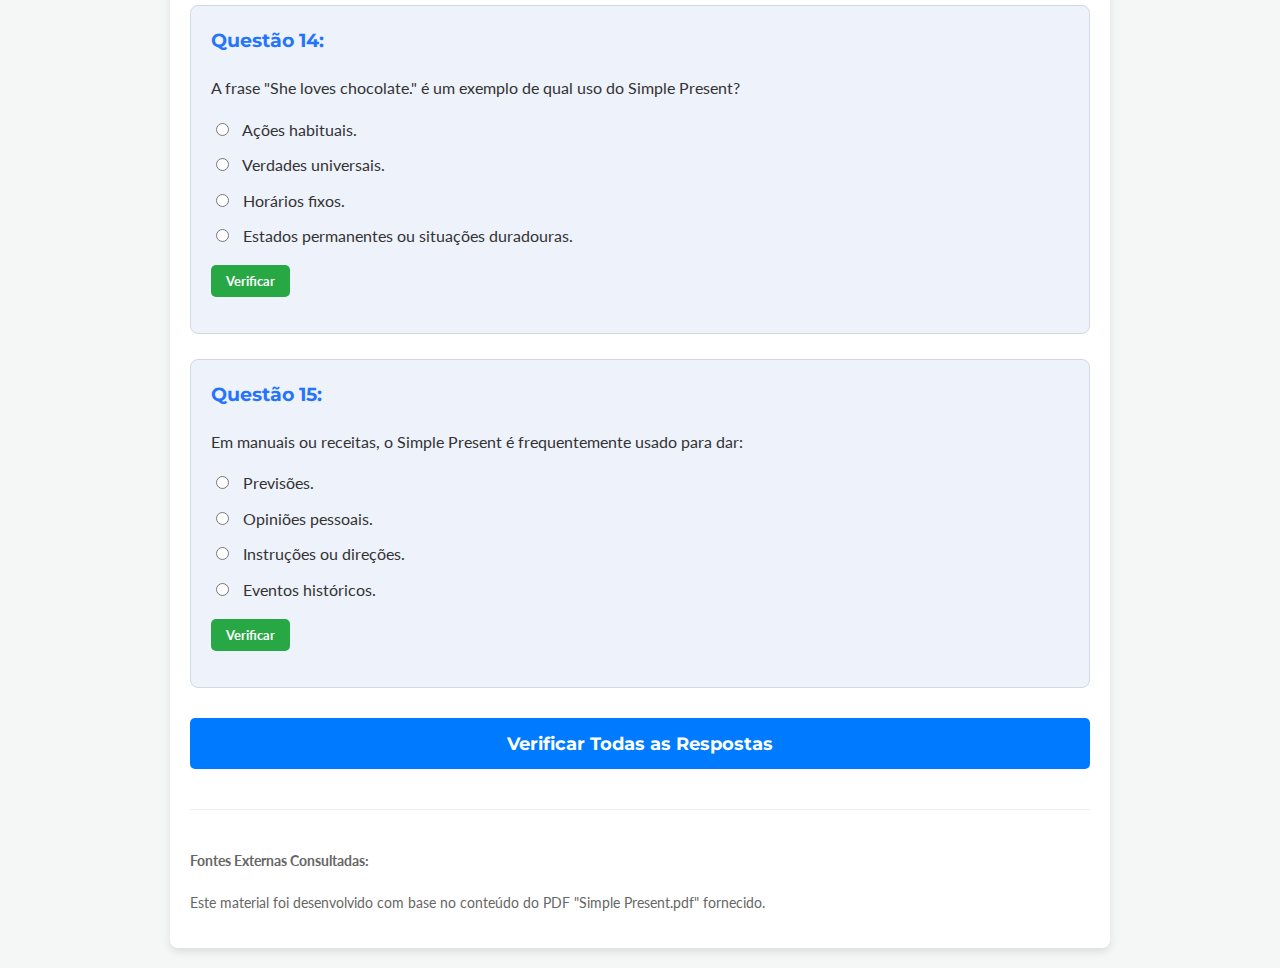
<file: atividades/atividade01-present-simple.html>
<!DOCTYPE html>
<html lang="pt-BR">
<head>
    <meta charset="UTF-8">
    <meta name="viewport" content="width=device-width, initial-scale=1.0">
    <meta name="description" content="Atividade interativa sobre o Simple Present em inglês. Teste seus conhecimentos sobre a estrutura e uso do Simple Present.">
    <title>Simple Present</title>
    <link href="https://fonts.googleapis.com/css2?family=Montserrat:wght@400;700&family=Lato:wght@400;700&display=swap" rel="stylesheet">
    <style>
        body {
            font-family: 'Lato', sans-serif;
            margin: 0;
            padding: 0;
            background-color: #f4f7f6;
            color: #333;
            line-height: 1.6;
        }
        .container {
            max-width: 900px;
            margin: 20px auto;
            padding: 20px;
            background-color: #fff;
            border-radius: 8px;
            box-shadow: 0 4px 8px rgba(0, 0, 0, 0.1);
        }
        .back-button {
            display: inline-block;
            padding: 10px 15px;
            margin-bottom: 20px;
            background-color: #007bff;
            color: #fff;
            text-decoration: none;
            border-radius: 5px;
            font-family: 'Montserrat', sans-serif;
            font-weight: 700;
        }
        h1 {
            font-family: 'Montserrat', sans-serif;
            color: #2575fc;
            text-align: center;
            margin-bottom: 30px;
        }
        .question-block {
            background-color: #eef2fb;
            border: 1px solid #d0d8e8;
            border-radius: 8px;
            padding: 20px;
            margin-bottom: 25px;
        }
        .question-block h3 {
            color: #2575fc;
            margin-top: 0;
            font-family: 'Montserrat', sans-serif;
        }
        .question-block ul {
            list-style: none;
            padding: 0;
        }
        .question-block li {
            margin-bottom: 10px;
        }
        .question-block input[type="radio"] {
            margin-right: 10px;
        }
        .question-block button {
            padding: 8px 15px;
            background-color: #28a745;
            color: #fff;
            border: none;
            border-radius: 5px;
            cursor: pointer;
            font-family: 'Lato', sans-serif;
            font-weight: 700;
        }
        .question-block button:hover {
            background-color: #218838;
        }
        .result-text {
            margin-top: 10px;
            font-weight: bold;
        }
        #check-all-button {
            display: block;
            width: 100%;
            padding: 15px;
            background-color: #007bff;
            color: #fff;
            border: none;
            border-radius: 5px;
            cursor: pointer;
            font-size: 1.1em;
            font-family: 'Montserrat', sans-serif;
            font-weight: 700;
            margin-top: 30px;
        }
        #check-all-button:hover {
            background-color: #0056b3;
        }
        .source-section {
            margin-top: 40px;
            border-top: 1px solid #eee;
            padding-top: 20px;
            font-size: 0.9em;
            color: #666;
        }
    </style>
</head>
<body>
    <div class="container">
        <a href="../index.html" class="back-button">Voltar</a>
        <h1>Simple Present - Atividade Interativa</h1>

        <div class="question-block">
            <h3>Questão 1:</h3>
            <p>Qual das seguintes opções descreve corretamente um dos usos principais do Simple Present?</p>
            <ul>
                <li><input type="radio" name="q1" value="A"> Para expressar ações que estão acontecendo no momento da fala.</li>
                <li><input type="radio" name="q1" value="B"> Para descrever ações habituais, verdades universais e horários fixos.</li>
                <li><input type="radio" name="q1" value="C"> Para falar sobre eventos passados que têm conexão com o presente.</li>
                <li><input type="radio" name="q1" value="D"> Para indicar ações futuras que não têm planos definidos.</li>
            </ul>
            <button onclick="checkQuestion(1, 'B')">Verificar</button>
            <p id="result1" class="result-text"></p>
        </div>

        <div class="question-block">
            <h3>Questão 2:</h3>
            <p>Com os sujeitos "He, She, It" na forma afirmativa do Simple Present, o verbo geralmente recebe qual terminação?</p>
            <ul>
                <li><input type="radio" name="q2" value="A"> -ing</li>
                <li><input type="radio" name="q2" value="B"> -ed</li>
                <li><input type="radio" name="q2" value="C"> -s, -es ou -ies</li>
                <li><input type="radio" name="q2" value="D"> Nenhuma terminação adicional</li>
            </ul>
            <button onclick="checkQuestion(2, 'C')">Verificar</button>
            <p id="result2" class="result-text"></p>
        </div>

        <div class="question-block">
            <h3>Questão 3:</h3>
            <p>Qual a forma correta do verbo "go" na frase "He ____ to school every day."?</p>
            <ul>
                <li><input type="radio" name="q3" value="A"> go</li>
                <li><input type="radio" name="q3" value="B"> goes</li>
                <li><input type="radio" name="q3" value="C"> going</li>
                <li><input type="radio" name="q3" value="D"> went</li>
            </ul>
            <button onclick="checkQuestion(3, 'B')">Verificar</button>
            <p id="result3" class="result-text"></p>
        </div>

        <div class="question-block">
            <h3>Questão 4:</h3>
            <p>Complete a frase: "She _______ French." (verbo: study)</p>
            <ul>
                <li><input type="radio" name="q4" value="A"> study</li>
                <li><input type="radio" name="q4" value="B"> studies</li>
                <li><input type="radio" name="q4" value="C"> studying</li>
                <li><input type="radio" name="q4" value="D"> studied</li>
            </ul>
            <button onclick="checkQuestion(4, 'B')">Verificar</button>
            <p id="result4" class="result-text"></p>
        </div>

        <div class="question-block">
            <h3>Questão 5:</h3>
            <p>Para formar frases negativas com "I, You, We, They", qual auxiliar deve ser usado antes do verbo principal?</p>
            <ul>
                <li><input type="radio" name="q5" value="A"> doesn't</li>
                <li><input type="radio" name="q5" value="B"> isn't</li>
                <li><input type="radio" name="q5" value="C"> don't</li>
                <li><input type="radio" name="q5" value="D"> won't</li>
            </ul>
            <button onclick="checkQuestion(5, 'C')">Verificar</button>
            <p id="result5" class="result-text"></p>
        </div>

        <div class="question-block">
            <h3>Questão 6:</h3>
            <p>Qual a frase negativa correta para "He plays video games."?</p>
            <ul>
                <li><input type="radio" name="q6" value="A"> He not plays video games.</li>
                <li><input type="radio" name="q6" value="B"> He don't play video games.</li>
                <li><input type="radio" name="q6" value="C"> He doesn't play video games.</li>
                <li><input type="radio" name="q6" value="D"> He isn't playing video games.</li>
            </ul>
            <button onclick="checkQuestion(6, 'C')">Verificar</button>
            <p id="result6" class="result-text"></p>
        </div>

        <div class="question-block">
            <h3>Questão 7:</h3>
            <p>Para formar perguntas com "He, She, It" no Simple Present, qual auxiliar é utilizado no início da frase?</p>
            <ul>
                <li><input type="radio" name="q7" value="A"> Do</li>
                <li><input type="radio" name="q7" value="B"> Are</li>
                <li><input type="radio" name="q7" value="C"> Is</li>
                <li><input type="radio" name="q7" value="D"> Does</li>
            </ul>
            <button onclick="checkQuestion(7, 'D')">Verificar</button>
            <p id="result7" class="result-text"></p>
        </div>

        <div class="question-block">
            <h3>Questão 8:</h3>
            <p>Qual frase está correta para perguntar se ele trabalha aqui?</p>
            <ul>
                <li><input type="radio" name="q8" value="A"> Do he work here?</li>
                <li><input type="radio" name="q8" value="B"> Does he works here?</li>
                <li><input type="radio" name="q8" value="C"> Does he work here?</li>
                <li><input type="radio" name="q8" value="D"> Is he work here?</li>
            </ul>
            <button onclick="checkQuestion(8, 'C')">Verificar</button>
            <p id="result8" class="result-text"></p>
        </div>

        <div class="question-block">
            <h3>Questão 9:</h3>
            <p>Em que situação o Simple Present é usado para falar sobre verdades universais ou fatos?</p>
            <ul>
                <li><input type="radio" name="q9" value="A"> Para ações que acontecerão no futuro próximo.</li>
                <li><input type="radio" name="q9" value="B"> Para expressar emoções temporárias.</li>
                <li><input type="radio" name="q9" value="C"> Para descrever fatos científicos ou leis da natureza que são sempre verdadeiras.</li>
                <li><input type="radio" name="q9" value="D"> Para narrar eventos que ocorreram no passado.</li>
            </ul>
            <button onclick="checkQuestion(9, 'C')">Verificar</button>
            <p id="result9" class="result-text"></p>
        </div>

        <div class="question-block">
            <h3>Questão 10:</h3>
            <p>Em qual opção o advérbio de frequência está corretamente posicionado na frase "She goes to bed early."?</p>
            <ul>
                <li><input type="radio" name="q10" value="A"> She goes usually to bed early.</li>
                <li><input type="radio" name="q10" value="B"> Usually she goes to bed early.</li>
                <li><input type="radio" name="q10" value="C"> She usually goes to bed early.</li>
                <li><input type="radio" name="q10" value="D"> She goes to bed early usually.</li>
            </ul>
            <button onclick="checkQuestion(10, 'C')">Verificar</button>
            <p id="result10" class="result-text"></p>
        </div>

        <div class="question-block">
            <h3>Questão 11:</h3>
            <p>Qual das seguintes frases usa corretamente o Simple Present para um horário fixo?</p>
            <ul>
                <li><input type="radio" name="q11" value="A"> The train is leaving at 8 AM.</li>
                <li><input type="radio" name="q11" value="B"> The train leaves at 8 AM.</li>
                <li><input type="radio" name="q11" value="C"> The train left at 8 AM.</li>
                <li><input type="radio" name="q11" value="D"> The train will leave at 8 AM.</li>
            </ul>
            <button onclick="checkQuestion(11, 'B')">Verificar</button>
            <p id="result11" class="result-text"></p>
        </div>

        <div class="question-block">
            <h3>Questão 12:</h3>
            <p>Assinale a alternativa que apresenta a forma correta do verbo "to be" para o sujeito "It" no Simple Present.</p>
            <ul>
                <li><input type="radio" name="q12" value="A"> am</li>
                <li><input type="radio" name="q12" value="B"> are</li>
                <li><input type="radio" name="q12" value="C"> is</li>
                <li><input type="radio" name="q12" value="D"> be</li>
            </ul>
            <button onclick="checkQuestion(12, 'C')">Verificar</button>
            <p id="result12" class="result-text"></p>
        </div>

        <div class="question-block">
            <h3>Questão 13:</h3>
            <p>Qual a forma negativa correta da frase "We are busy."?</p>
            <ul>
                <li><input type="radio" name="q13" value="A"> We don't busy.</li>
                <li><input type="radio" name="q13" value="B"> We not busy.</li>
                <li><input type="radio" name="q13" value="C"> We aren't busy.</li>
                <li><input type="radio" name="q13" value="D"> We isn't busy.</li>
            </ul>
            <button onclick="checkQuestion(13, 'C')">Verificar</button>
            <p id="result13" class="result-text"></p>
        </div>

        <div class="question-block">
            <h3>Questão 14:</h3>
            <p>A frase "She loves chocolate." é um exemplo de qual uso do Simple Present?</p>
            <ul>
                <li><input type="radio" name="q14" value="A"> Ações habituais.</li>
                <li><input type="radio" name="q14" value="B"> Verdades universais.</li>
                <li><input type="radio" name="q14" value="C"> Horários fixos.</li>
                <li><input type="radio" name="q14" value="D"> Estados permanentes ou situações duradouras.</li>
            </ul>
            <button onclick="checkQuestion(14, 'D')">Verificar</button>
            <p id="result14" class="result-text"></p>
        </div>

        <div class="question-block">
            <h3>Questão 15:</h3>
            <p>Em manuais ou receitas, o Simple Present é frequentemente usado para dar:</p>
            <ul>
                <li><input type="radio" name="q15" value="A"> Previsões.</li>
                <li><input type="radio" name="q15" value="B"> Opiniões pessoais.</li>
                <li><input type="radio" name="q15" value="C"> Instruções ou direções.</li>
                <li><input type="radio" name="q15" value="D"> Eventos históricos.</li>
            </ul>
            <button onclick="checkQuestion(15, 'C')">Verificar</button>
            <p id="result15" class="result-text"></p>
        </div>

        <button id="check-all-button" onclick="checkAll()">Verificar Todas as Respostas</button>

        <div class="source-section">
            <h4>Fontes Externas Consultadas:</h4>
            <p>Este material foi desenvolvido com base no conteúdo do PDF "Simple Present.pdf" fornecido.</p>
        </div>
    </div>

    <script>
        function checkQuestion(number, correctAnswer) {
            const options = document.getElementsByName('q' + number);
            let userAnswer = '';
            for (const opt of options) {
                if (opt.checked) {
                    userAnswer = opt.value;
                    break;
                }
            }
            const result = document.getElementById('result' + number);
            if(userAnswer === correctAnswer) {
                result.innerHTML = 'Correto!';
                result.style.color = 'green';
            } else {
                result.innerHTML = 'Errado!';
                result.style.color = 'red';
            }
        }

        function checkAll() {
            let score = 0;
            const answers = {
                1: 'B', 2: 'C', 3: 'B', 4: 'B', 5: 'C',
                6: 'C', 7: 'D', 8: 'C', 9: 'C', 10: 'C',
                11: 'B', 12: 'C', 13: 'C', 14: 'D', 15: 'C'
            };
            const totalQuestions = Object.keys(answers).length;

            for (let i = 1; i <= totalQuestions; i++) {
                const options = document.getElementsByName('q' + i);
                let userAnswer = '';
                for (const opt of options) {
                    if (opt.checked) {
                        userAnswer = opt.value;
                        break;
                    }
                }
                if (userAnswer === answers[i]) {
                    score++;
                }
            }
            alert('Você acertou ' + score + ' de ' + totalQuestions + ' questões.');
        }
    </script>
</body>
</html>
</file>
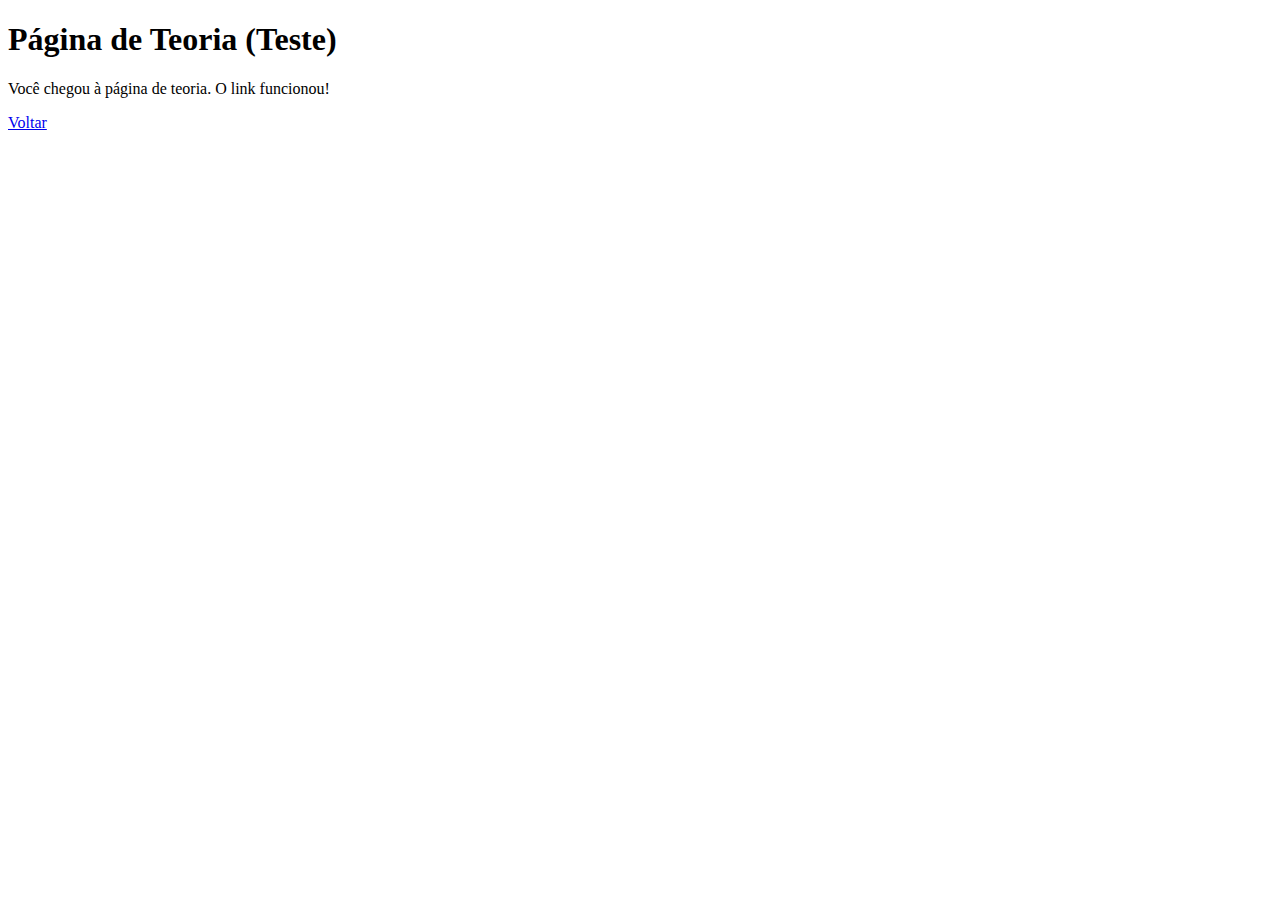
<file: atividades/teste-atividade.html>
<!DOCTYPE html>
<html lang="pt-br">
<head>
    <meta charset="UTF-8">
    <meta name="viewport" content="width=device-width, initial-scale=1.0">
    <title>Teoria Teste</title>
</head>
<body>
    <h1>Página de Teoria (Teste)</h1>
    <p>Você chegou à página de teoria. O link funcionou!</p>
    <a href="../index.html">Voltar</a>
</body>
</html>
</file>
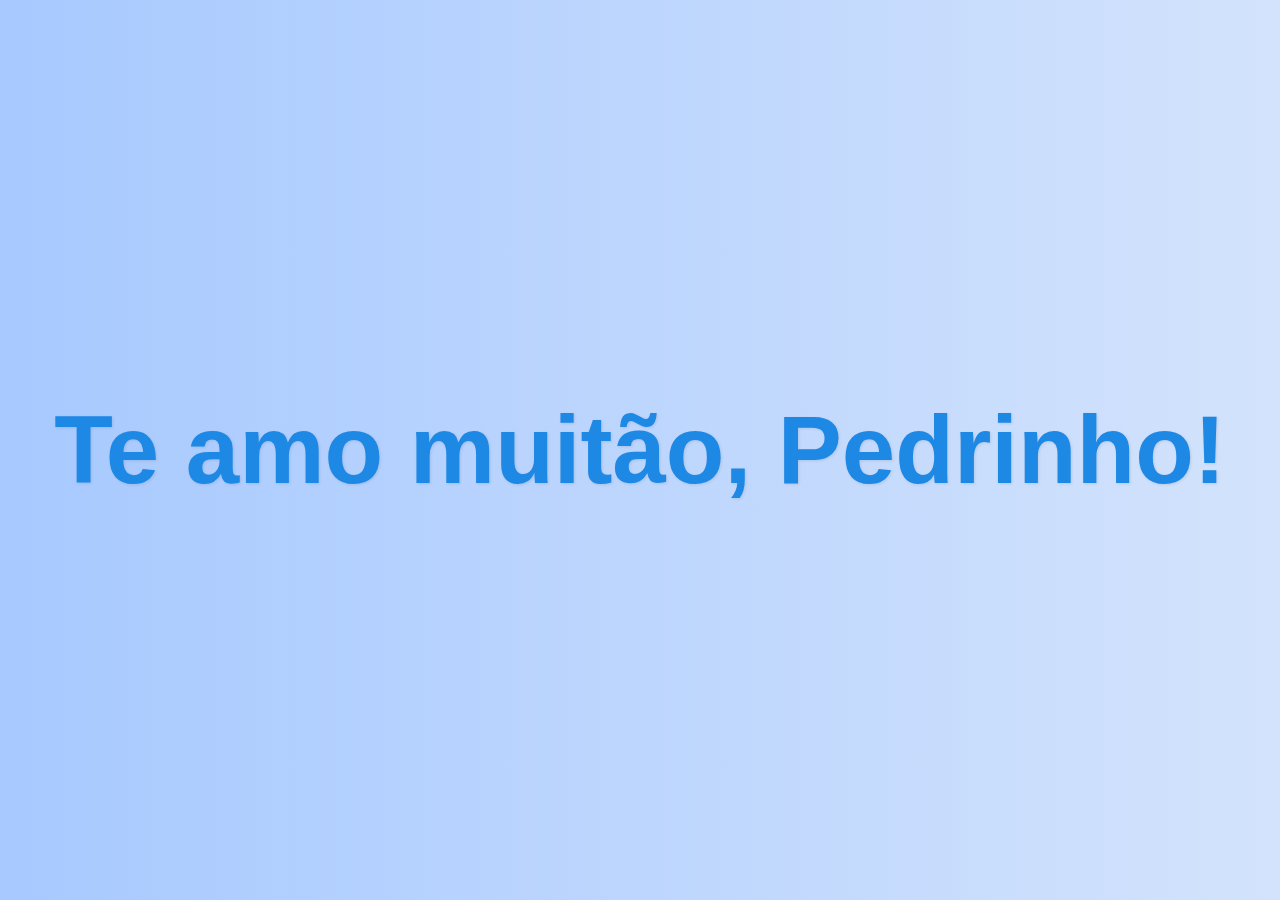
<file: surpresa/surpresa01.html>
<!DOCTYPE html>
<html lang="pt-br">
<head>
    <meta charset="UTF-8">
    <meta name="viewport" content="width=device-width, initial-scale=1.0">
    <title>Com Amor em Azul</title>
    <style>
        body {
            display: flex;
            justify-content: center;
            align-items: center;
            min-height: 100vh;
            margin: 0;
            /* Gradiente de azuis suaves para o fundo */
            background: linear-gradient(to right, #a7c9ff, #d3e3fc);
            font-family: 'Comic Sans MS', cursive, sans-serif; /* Fonte divertida */
            color: #1e88e5; /* Azul vibrante para o texto principal */
            text-shadow: 1px 1px 3px rgba(0, 0, 0, 0.1);
            overflow: hidden; /* Evita barras de rolagem indesejadas */
        }

        .message-container {
            font-size: 6em; /* Tamanho grande para a mensagem */
            font-weight: bold;
            text-align: center;
            cursor: default; /* Remove o cursor de texto ao passar por cima */
            animation: pulse 2s infinite alternate; /* Animação de pulsar contínua */
        }

        @keyframes pulse {
            0% {
                transform: scale(1);
                color: #1e88e5; /* Cor inicial do azul */
            }
            100% {
                transform: scale(1.05); /* Aumenta um pouco o tamanho */
                color: #64b5f6; /* Azul mais claro no "pulsar" */
            }
        }
    </style>
</head>
<body>
    <div class="message-container">
        Te amo muitão, Pedrinho!
    </div>
</body>
</html>
</file>
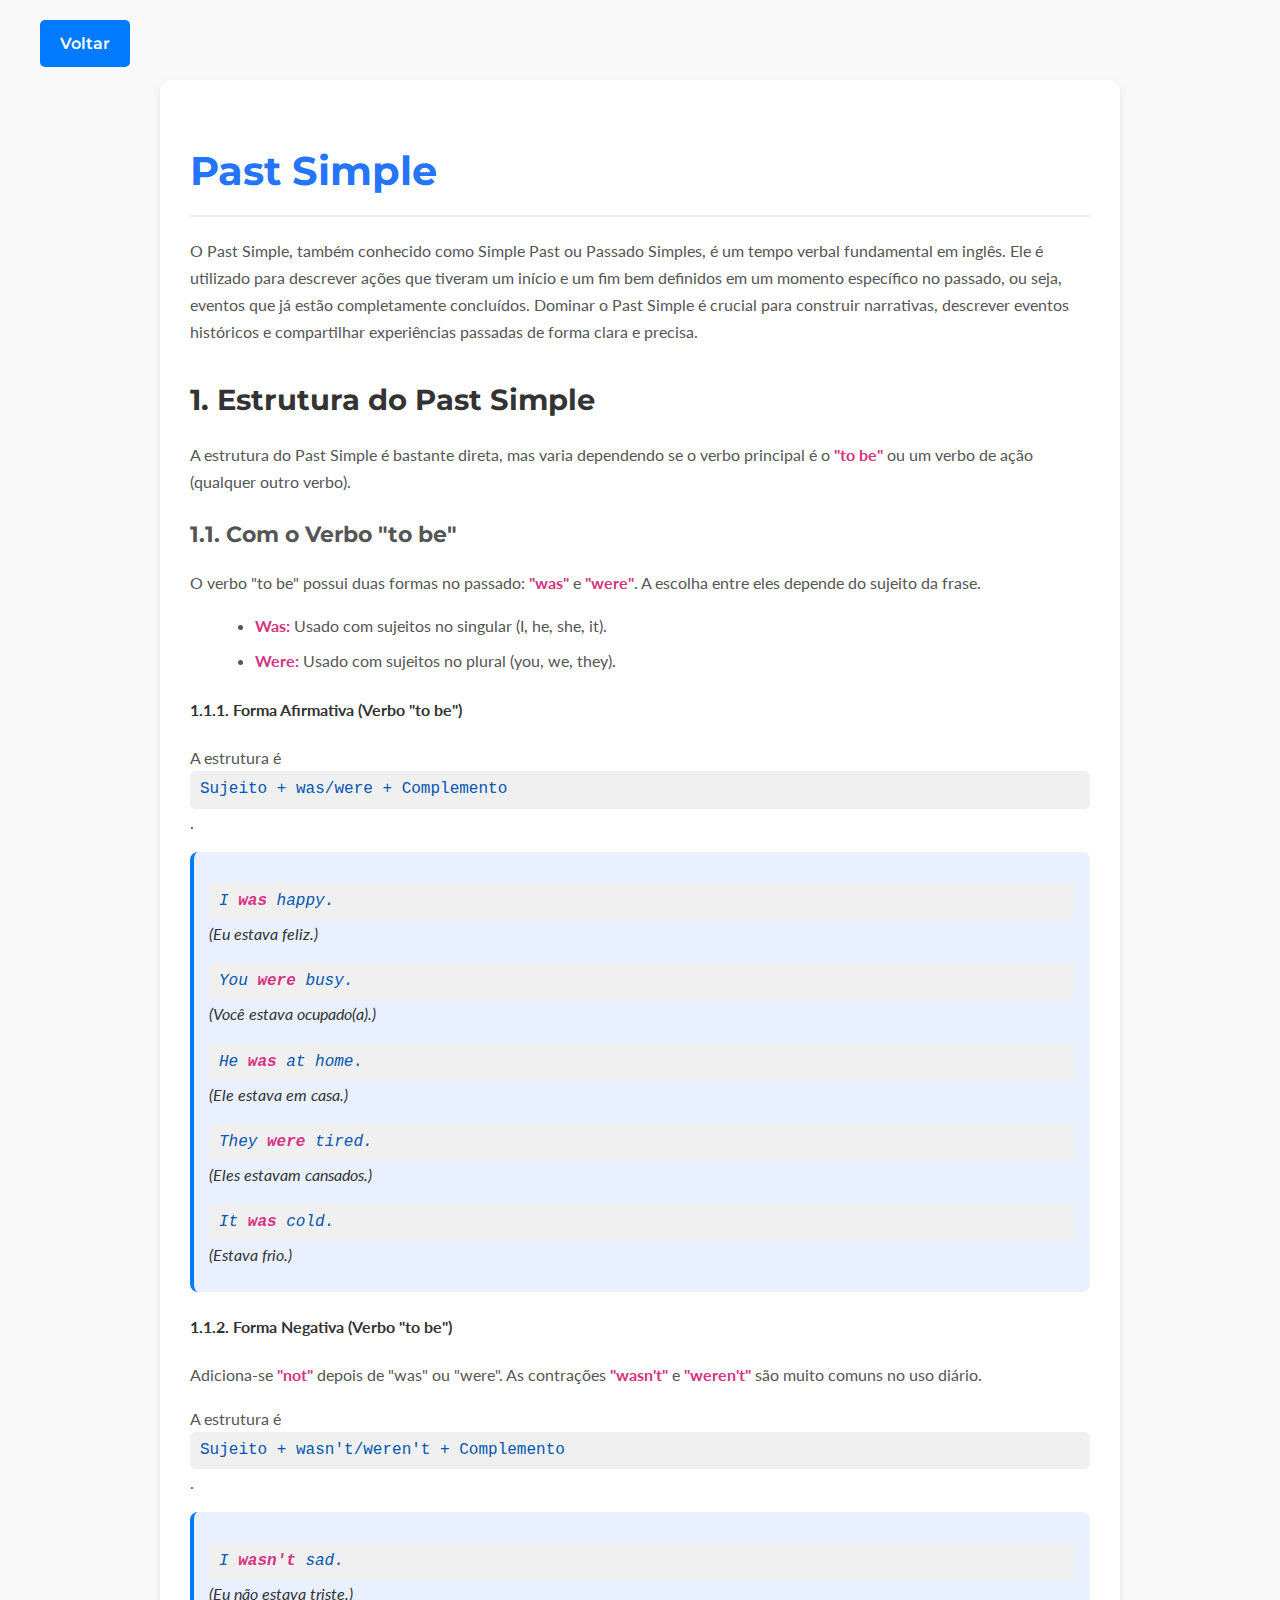
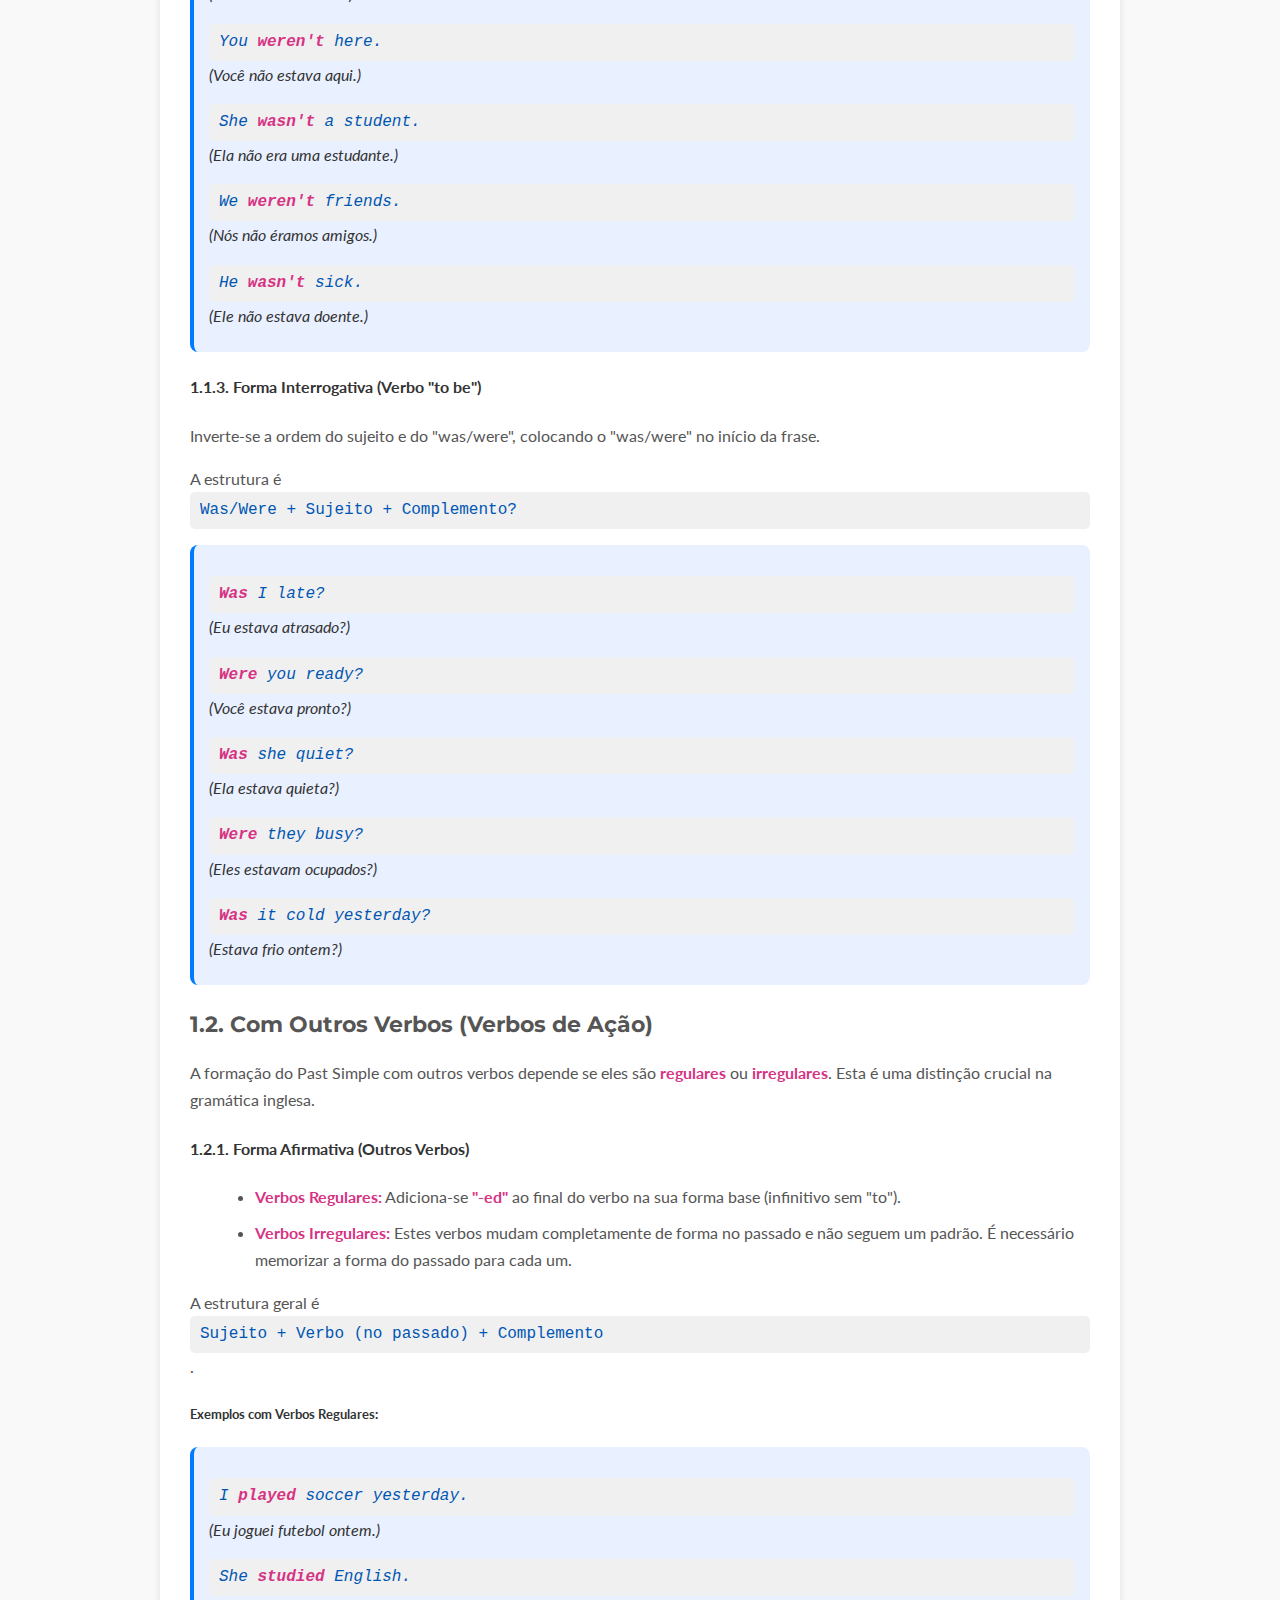
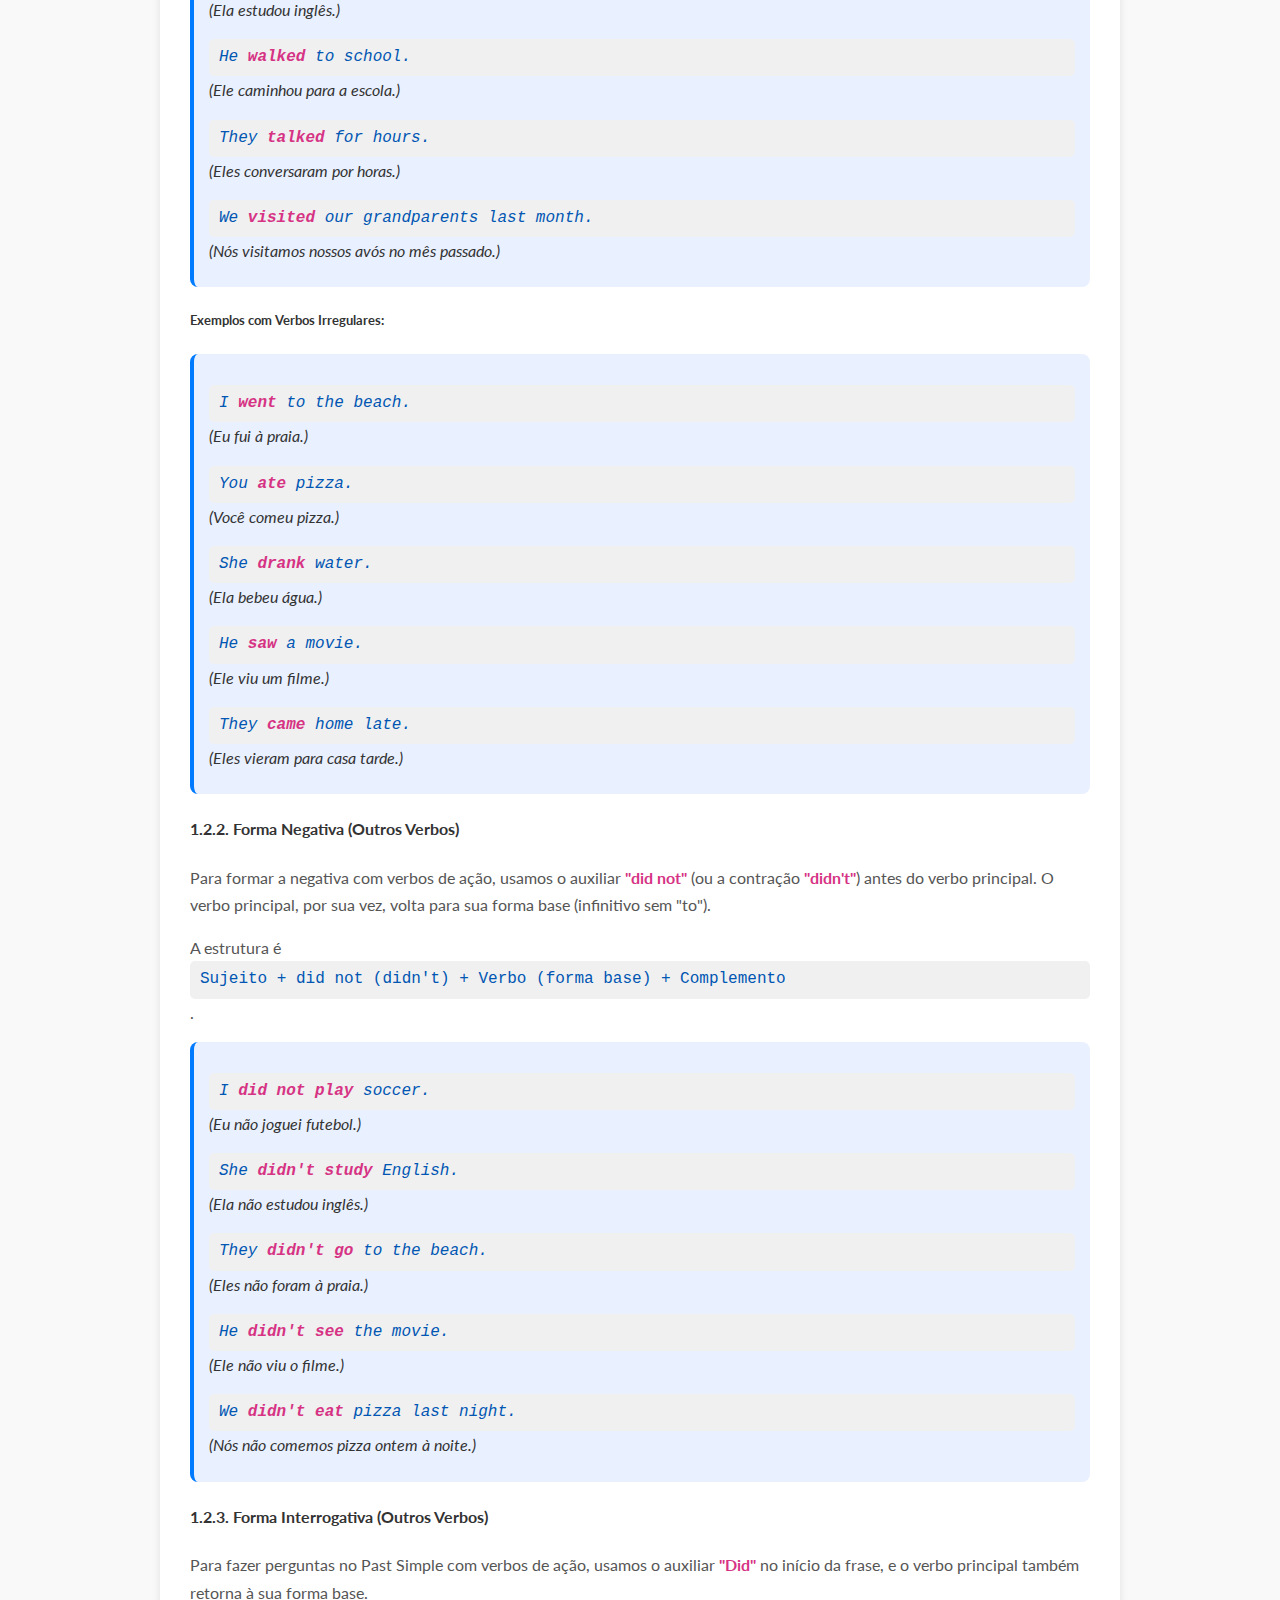
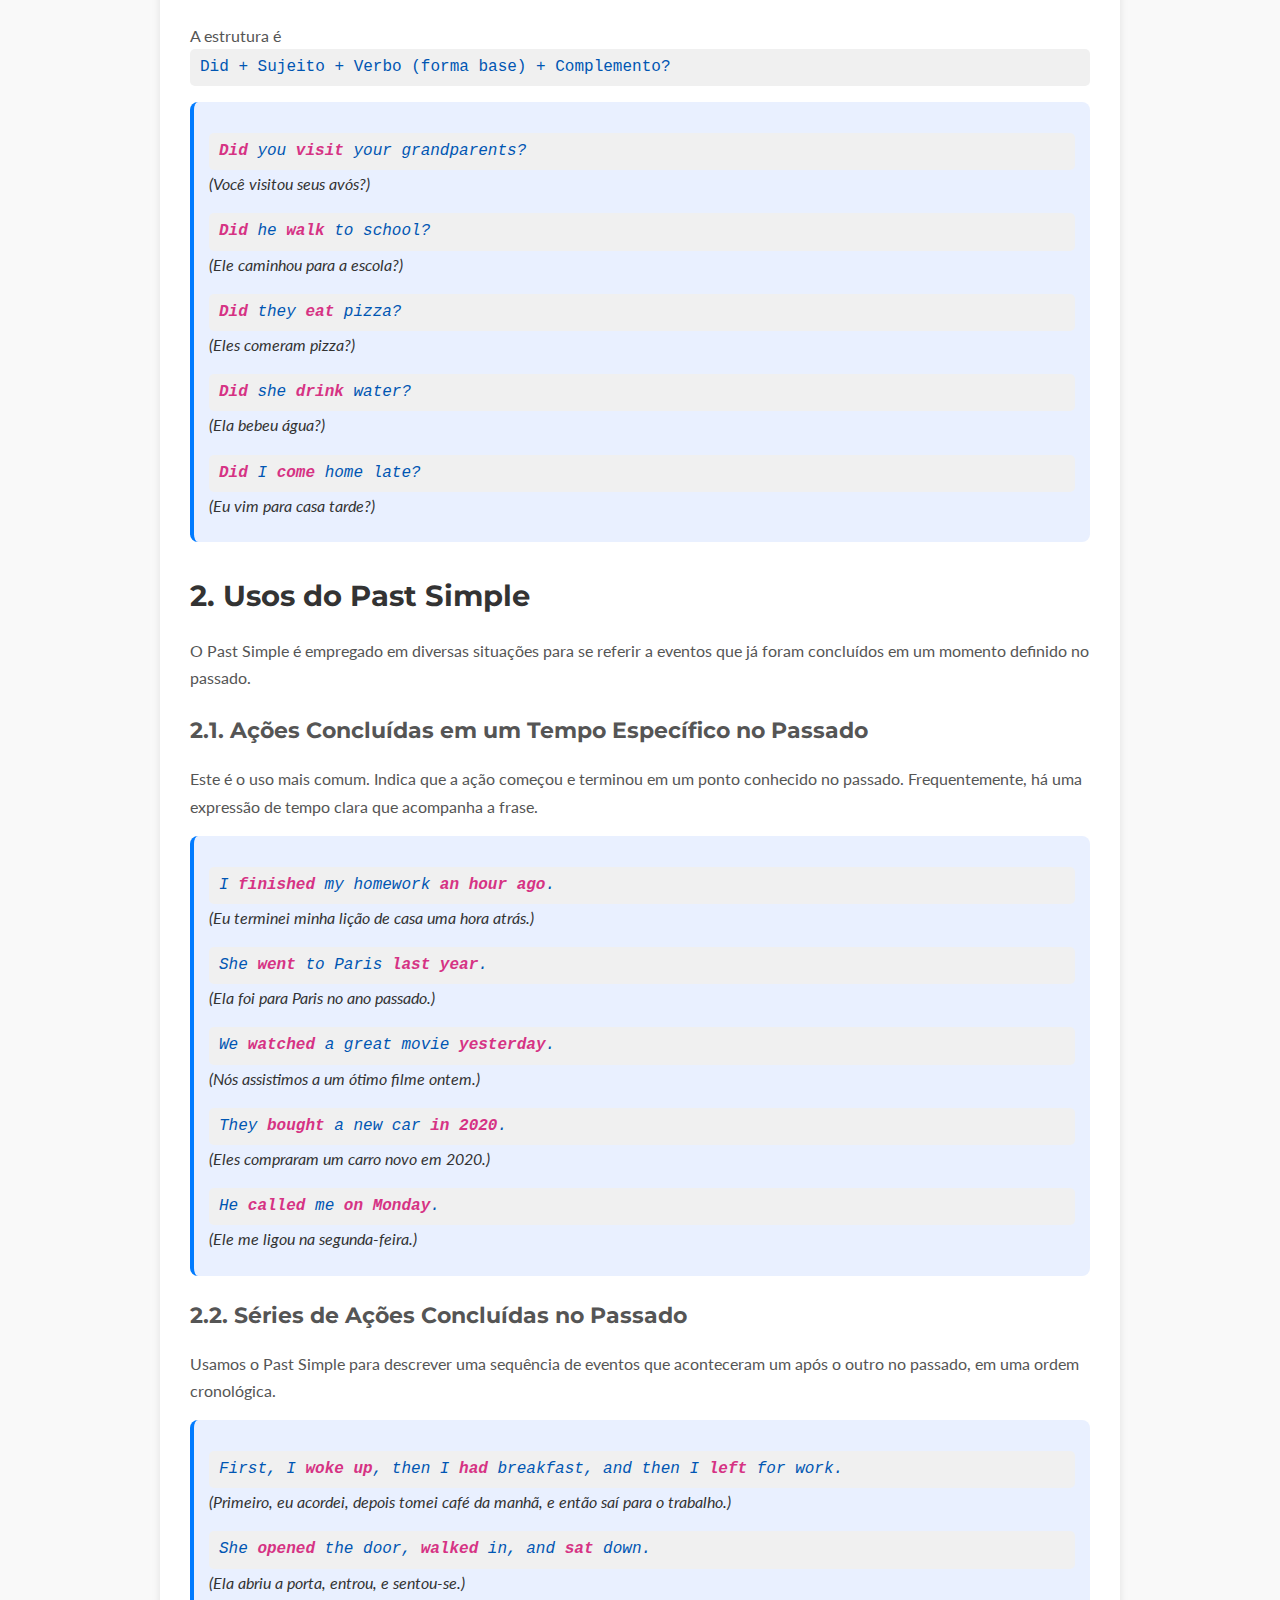
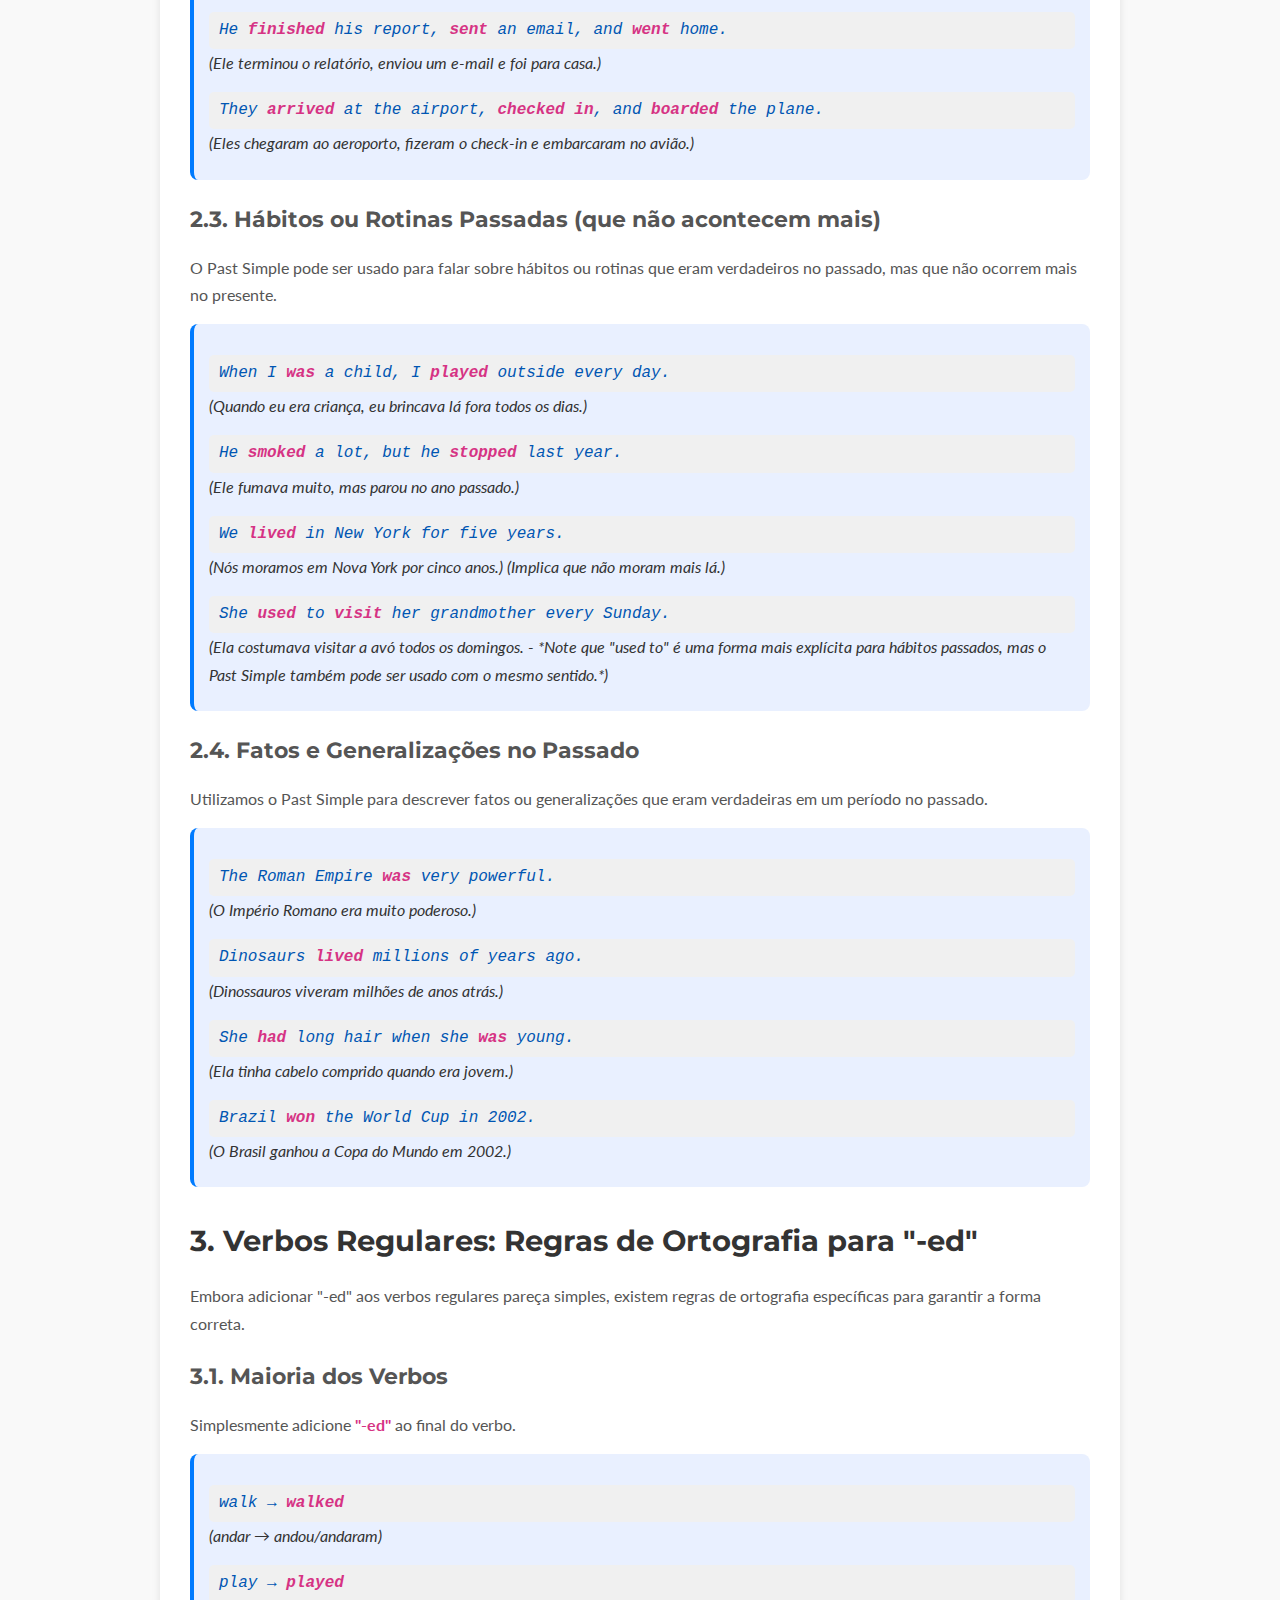
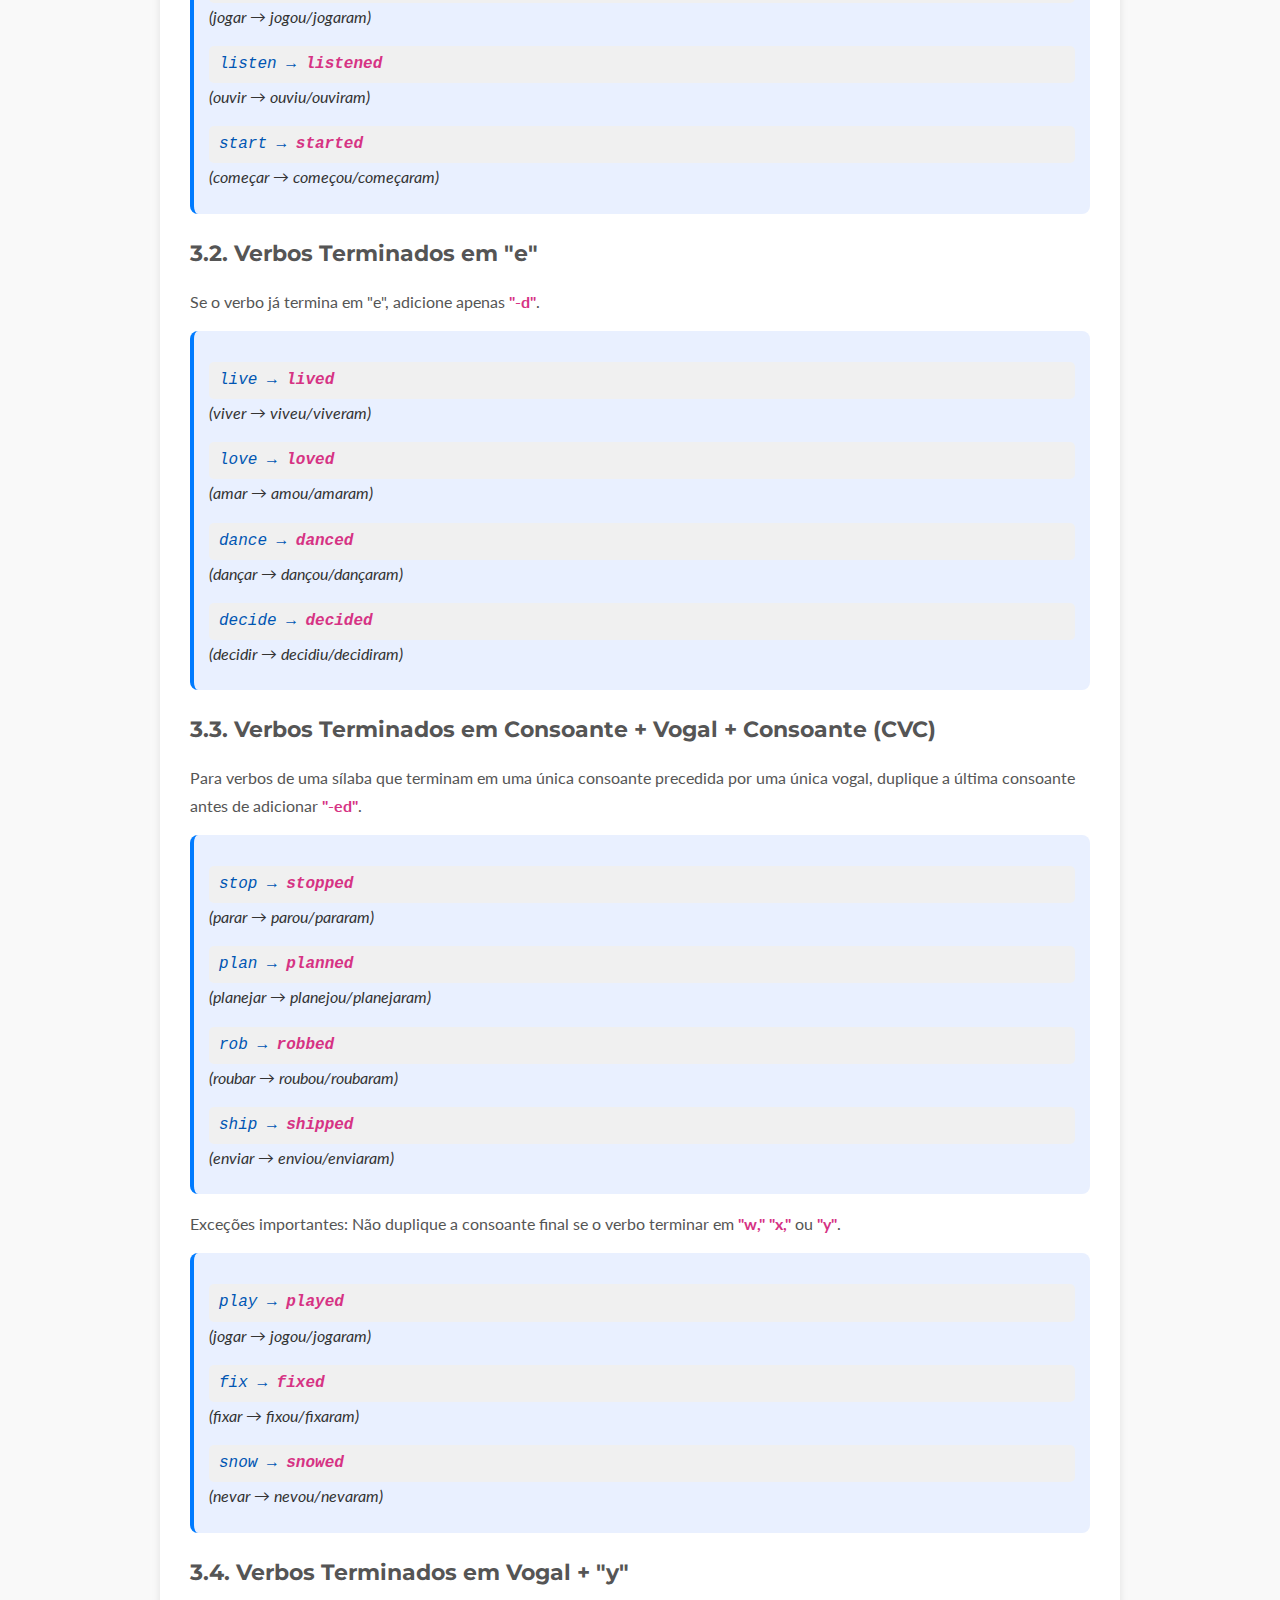
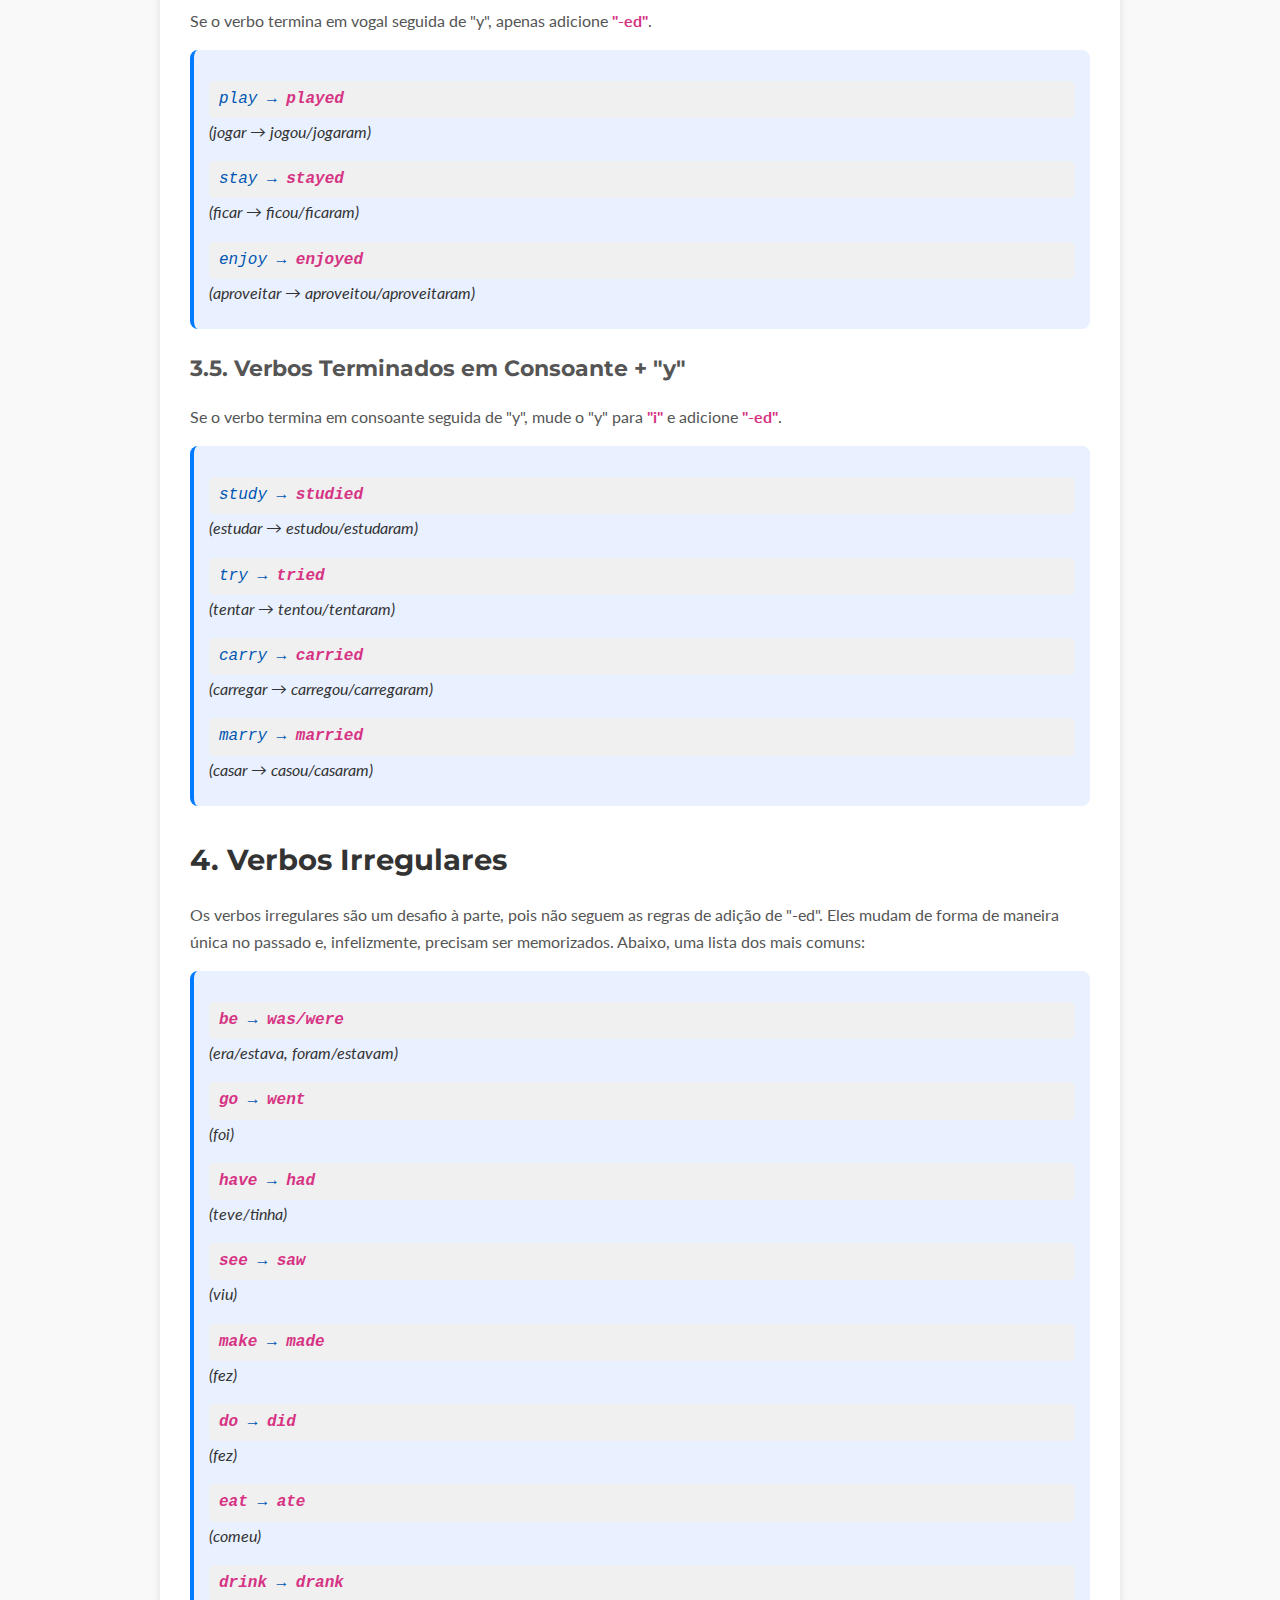
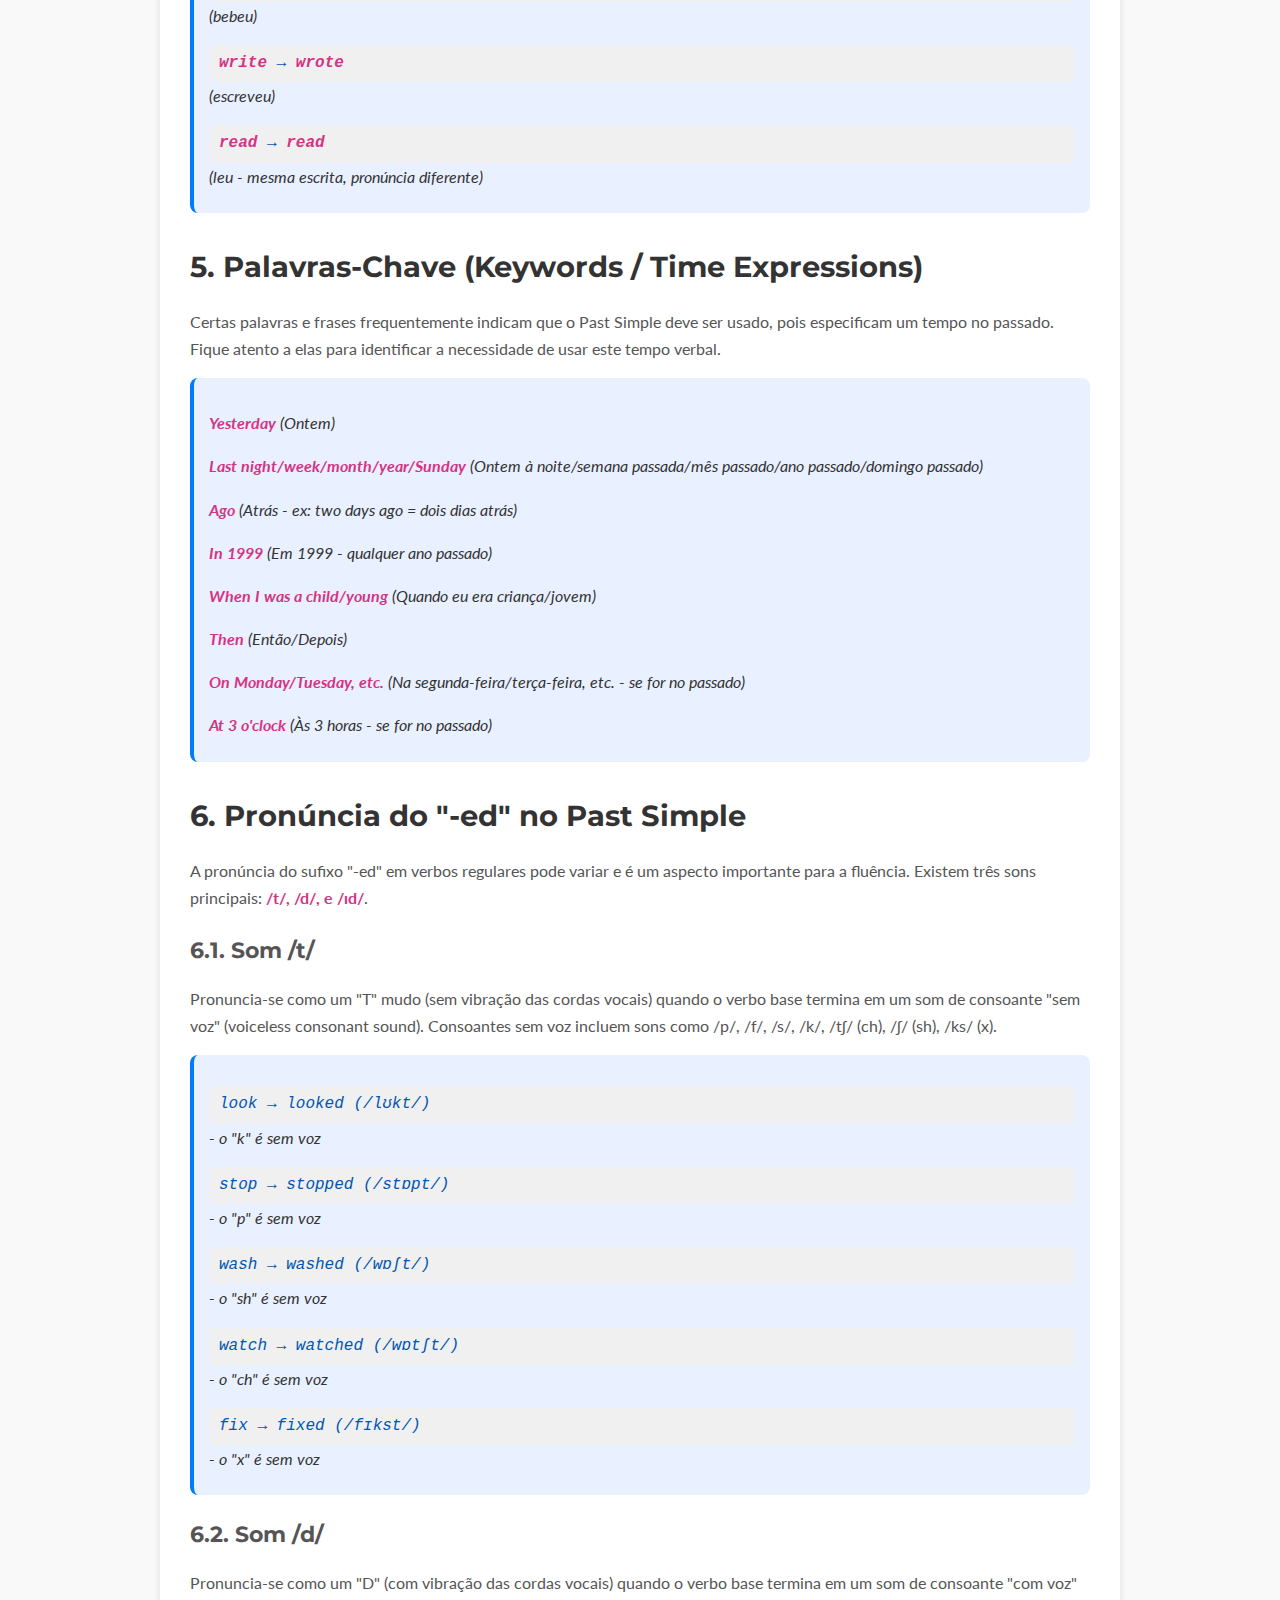
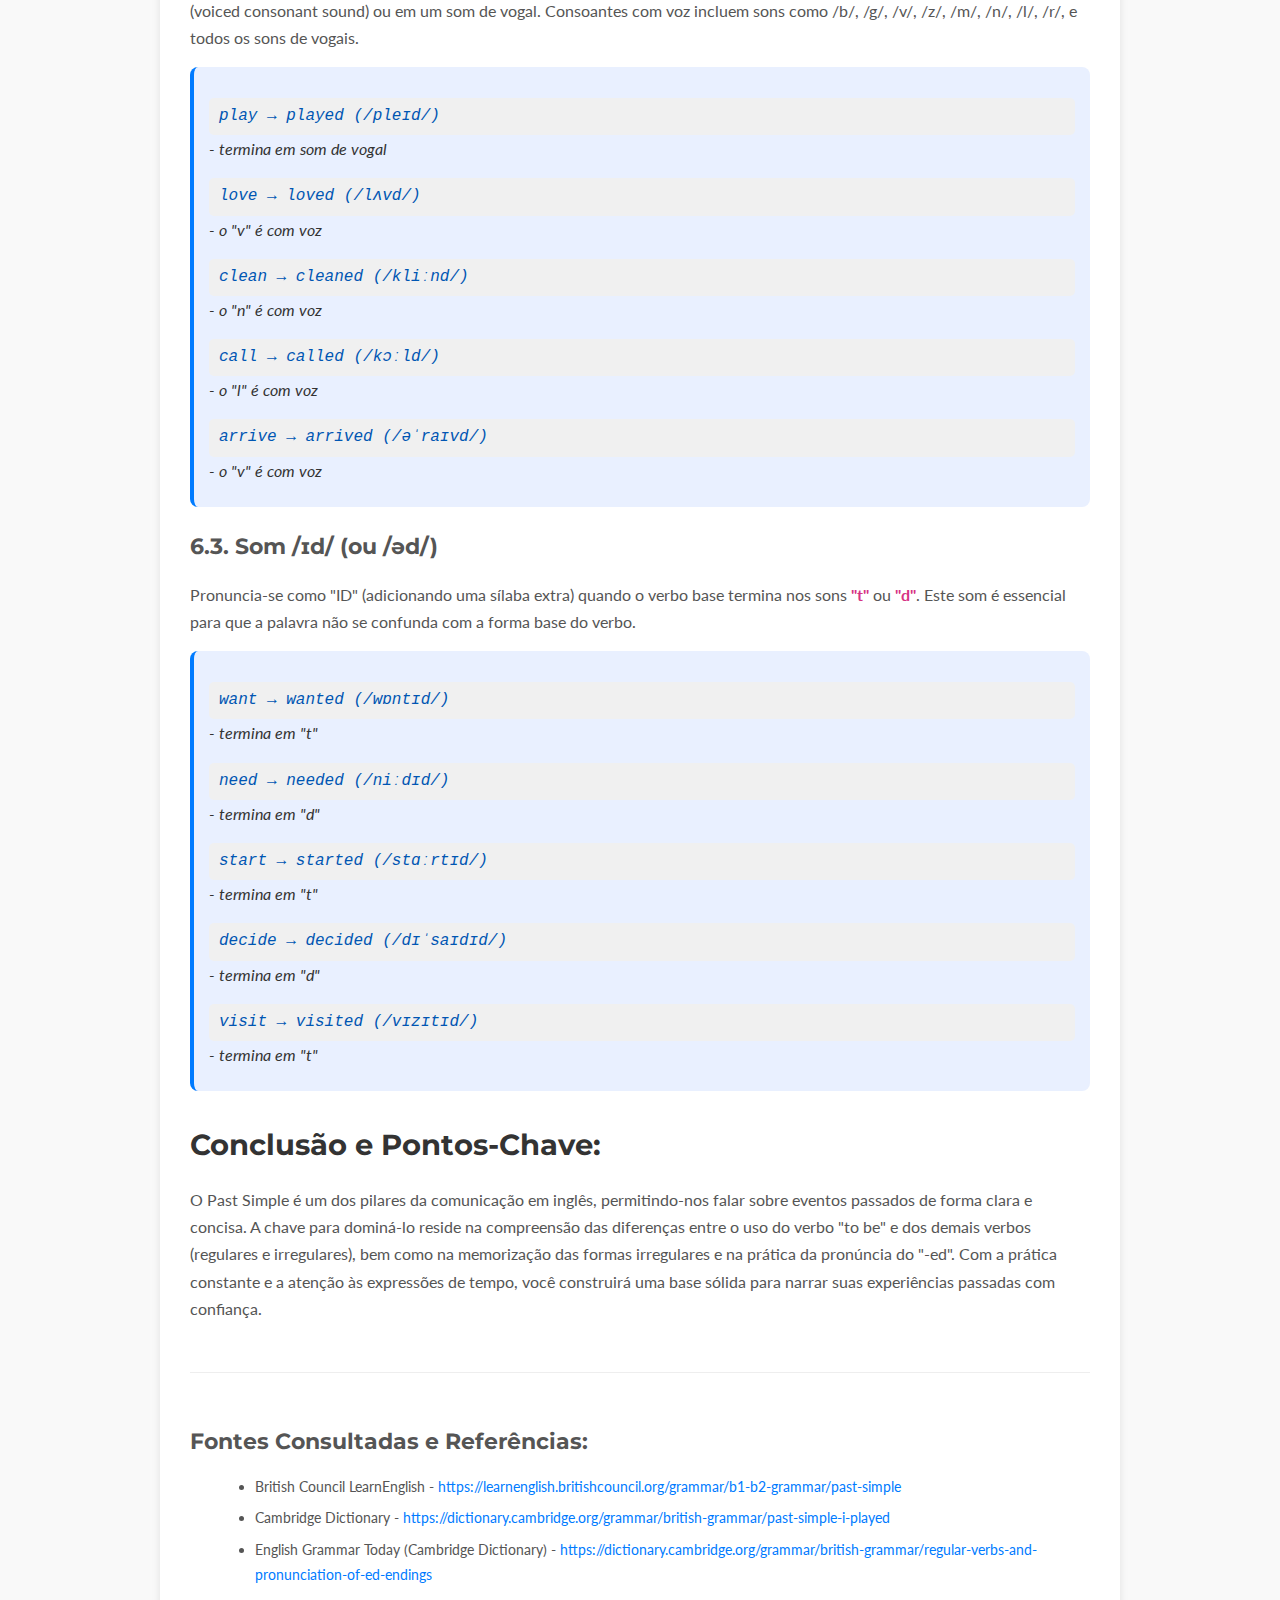
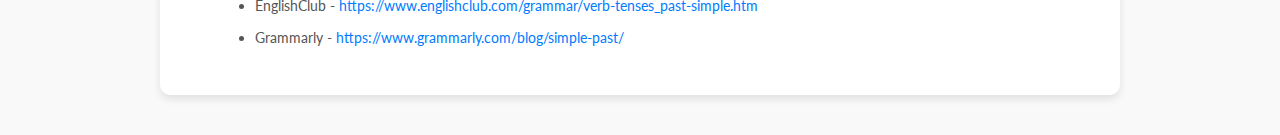
<file: teoria/past-simple.html>
<!DOCTYPE html>
<html lang="pt-br">
<head>
    <meta charset="UTF-8">
    <meta name="viewport" content="width=device-width, initial-scale=1.0">
    <title>Past Simple</title>
    <meta name="description" content="Guia completo e didático sobre o Past Simple (Passado Simples) em inglês: estrutura, usos, verbos regulares e irregulares, e regras de pronúncia do -ed.">
    <link href="https://fonts.googleapis.com/css2?family=Montserrat:wght@400;600;700&family=Lato:wght@300;400&display=swap" rel="stylesheet">
    <style>
        body {
            font-family: 'Lato', sans-serif;
            line-height: 1.7;
            margin: 0;
            color: #333;
            background-color: #f9f9f9;
        }
        .back-button {
            display: inline-block;
            position: fixed; /* Fixa o botão no topo */
            top: 20px; /* Distância do topo */
            left: 40px; /* Distância da esquerda */
            padding: 10px 20px;
            background-color: #007bff; /* Cor do botão */
            color: white;
            text-decoration: none;
            border-radius: 5px;
            font-family: 'Montserrat', sans-serif;
            font-weight: 600;
            transition: background-color 0.3s ease;
            z-index: 1000; /* Garante que o botão fique acima de outros elementos */
        }
        .back-button:hover {
            background-color: #0056b3;
        }
        .container-content {
            max-width: 900px;
            margin: 40px auto;
            padding: 30px;
            background-color: #ffffff;
            border-radius: 10px;
            box-shadow: 0 4px 8px rgba(0,0,0,0.1);
            margin-top: 80px; /* Ajusta o conteúdo para não ficar por baixo do botão fixo */
        }
        h1 {
            font-family: 'Montserrat', sans-serif;
            color: #2575fc; /* Azul dos seus títulos principais */
            font-size: 2.5em;
            border-bottom: 2px solid #eee;
            padding-bottom: 10px;
            margin-bottom: 20px;
        }
        h2 {
            font-family: 'Montserrat', sans-serif;
            color: #333; /* Cor para subtítulos importantes */
            font-size: 1.8em;
            margin-top: 30px;
            margin-bottom: 15px;
        }
        h3 {
            font-family: 'Montserrat', sans-serif;
            color: #555; /* Cor para subtítulos menores */
            font-size: 1.4em;
            margin-top: 20px;
            margin-bottom: 10px;
        }
        p {
            margin-bottom: 1em;
            color: #555; /* Cor para o texto dos parágrafos */
        }
        ul, ol {
            margin-left: 25px;
            margin-bottom: 1em;
            color: #555;
        }
        li {
            margin-bottom: 0.5em;
        }
        .example-block {
            background-color: #e9f0ff; /* Fundo azul claro, similar aos itens de lista do seu layout */
            padding: 15px;
            border-left: 4px solid #007bff; /* Borda azul, como a cor dos links */
            border-radius: 8px;
            margin-bottom: 15px;
        }
        .example-block p {
            margin-bottom: 0.5em;
            font-style: italic;
            color: #333;
        }
        .code-example {
            font-family: 'Courier New', monospace;
            background-color: #f0f0f0;
            padding: 5px 10px;
            border-radius: 5px;
            display: block;
            overflow-x: auto;
            color: #0056b3;
        }
        .highlight {
            font-weight: bold;
            color: #d63384; /* Cor de destaque (rosa/roxo) */
        }
        .sources {
            margin-top: 50px;
            padding-top: 20px;
            border-top: 1px solid #eee;
            font-size: 0.9em;
            color: #777;
        }
        .sources h2 {
            color: #555;
            font-size: 1.5em;
        }
        .sources ul {
            list-style-type: disc;
        }
        a {
            color: #007bff;
            text-decoration: none;
        }
        a:hover {
            text-decoration: underline;
            color: #0056b3;
        }
    </style>
</head>
<body>
    <a href="../index.html" class="back-button">Voltar</a>
    <div class="container-content">
        <h1>Past Simple</h1>
        <p>O Past Simple, também conhecido como Simple Past ou Passado Simples, é um tempo verbal fundamental em inglês. Ele é utilizado para descrever ações que tiveram um início e um fim bem definidos em um momento específico no passado, ou seja, eventos que já estão completamente concluídos. Dominar o Past Simple é crucial para construir narrativas, descrever eventos históricos e compartilhar experiências passadas de forma clara e precisa.</p>

        <h2>1. Estrutura do Past Simple</h2>
        <p>A estrutura do Past Simple é bastante direta, mas varia dependendo se o verbo principal é o <span class="highlight">"to be"</span> ou um verbo de ação (qualquer outro verbo).</p>

        <h3>1.1. Com o Verbo "to be"</h3>
        <p>O verbo "to be" possui duas formas no passado: <span class="highlight">"was"</span> e <span class="highlight">"were"</span>. A escolha entre eles depende do sujeito da frase.</p>
        <ul>
            <li><span class="highlight">Was:</span> Usado com sujeitos no singular (I, he, she, it).</li>
            <li><span class="highlight">Were:</span> Usado com sujeitos no plural (you, we, they).</li>
        </ul>

        <h4>1.1.1. Forma Afirmativa (Verbo "to be")</h4>
        <p>A estrutura é <span class="code-example">Sujeito + was/were + Complemento</span>.</p>
        <div class="example-block">
            <p><span class="code-example">I <span class="highlight">was</span> happy.</span> (Eu estava feliz.) </p>
            <p><span class="code-example">You <span class="highlight">were</span> busy.</span> (Você estava ocupado(a).) </p>
            <p><span class="code-example">He <span class="highlight">was</span> at home.</span> (Ele estava em casa.) </p>
            <p><span class="code-example">They <span class="highlight">were</span> tired.</span> (Eles estavam cansados.) </p>
            <p><span class="code-example">It <span class="highlight">was</span> cold.</span> (Estava frio.) </p>
        </div>

        <h4>1.1.2. Forma Negativa (Verbo "to be")</h4>
        <p>Adiciona-se <span class="highlight">"not"</span> depois de "was" ou "were". As contrações <span class="highlight">"wasn't"</span> e <span class="highlight">"weren't"</span> são muito comuns no uso diário.</p>
        <p>A estrutura é <span class="code-example">Sujeito + wasn't/weren't + Complemento</span>.</p>
        <div class="example-block">
            <p><span class="code-example">I <span class="highlight">wasn't</span> sad.</span> (Eu não estava triste.) </p>
            <p><span class="code-example">You <span class="highlight">weren't</span> here.</span> (Você não estava aqui.) </p>
            <p><span class="code-example">She <span class="highlight">wasn't</span> a student.</span> (Ela não era uma estudante.)</p>
            <p><span class="code-example">We <span class="highlight">weren't</span> friends.</span> (Nós não éramos amigos.)</p>
            <p><span class="code-example">He <span class="highlight">wasn't</span> sick.</span> (Ele não estava doente.) </p>
        </div>

        <h4>1.1.3. Forma Interrogativa (Verbo "to be")</h4>
        <p>Inverte-se a ordem do sujeito e do "was/were", colocando o "was/were" no início da frase.</p>
        <p>A estrutura é <span class="code-example">Was/Were + Sujeito + Complemento?</span> </p>
        <div class="example-block">
            <p><span class="code-example"><span class="highlight">Was</span> I late?</span> (Eu estava atrasado?) </p>
            <p><span class="code-example"><span class="highlight">Were</span> you ready?</span> (Você estava pronto?) </p>
            <p><span class="code-example"><span class="highlight">Was</span> she quiet?</span> (Ela estava quieta?) </p>
            <p><span class="code-example"><span class="highlight">Were</span> they busy?</span> (Eles estavam ocupados?)</p>
            <p><span class="code-example"><span class="highlight">Was</span> it cold yesterday?</span> (Estava frio ontem?)</p>
        </div>

        <h3>1.2. Com Outros Verbos (Verbos de Ação)</h3>
        <p>A formação do Past Simple com outros verbos depende se eles são <span class="highlight">regulares</span> ou <span class="highlight">irregulares</span>. Esta é uma distinção crucial na gramática inglesa.</p>

        <h4>1.2.1. Forma Afirmativa (Outros Verbos)</h4>
        <ul>
            <li><span class="highlight">Verbos Regulares:</span> Adiciona-se <span class="highlight">"-ed"</span> ao final do verbo na sua forma base (infinitivo sem "to").</li>
            <li><span class="highlight">Verbos Irregulares:</span> Estes verbos mudam completamente de forma no passado e não seguem um padrão. É necessário memorizar a forma do passado para cada um.</li>
        </ul>
        <p>A estrutura geral é <span class="code-example">Sujeito + Verbo (no passado) + Complemento</span>.</p>

        <h5>Exemplos com Verbos Regulares:</h5>
        <div class="example-block">
            <p><span class="code-example">I <span class="highlight">played</span> soccer yesterday.</span> (Eu joguei futebol ontem.) </p>
            <p><span class="code-example">She <span class="highlight">studied</span> English.</span> (Ela estudou inglês.) </p>
            <p><span class="code-example">He <span class="highlight">walked</span> to school.</span> (Ele caminhou para a escola.) </p>
            <p><span class="code-example">They <span class="highlight">talked</span> for hours.</span> (Eles conversaram por horas.) </p>
            <p><span class="code-example">We <span class="highlight">visited</span> our grandparents last month.</span> (Nós visitamos nossos avós no mês passado.) </p>
        </div>

        <h5>Exemplos com Verbos Irregulares:</h5>
        <div class="example-block">
            <p><span class="code-example">I <span class="highlight">went</span> to the beach.</span> (Eu fui à praia.) </p>
            <p><span class="code-example">You <span class="highlight">ate</span> pizza.</span> (Você comeu pizza.) </p>
            <p><span class="code-example">She <span class="highlight">drank</span> water.</span> (Ela bebeu água.) </p>
            <p><span class="code-example">He <span class="highlight">saw</span> a movie.</span> (Ele viu um filme.) </p>
            <p><span class="code-example">They <span class="highlight">came</span> home late.</span> (Eles vieram para casa tarde.) </p>
        </div>

        <h4>1.2.2. Forma Negativa (Outros Verbos)</h4>
        <p>Para formar a negativa com verbos de ação, usamos o auxiliar <span class="highlight">"did not"</span> (ou a contração <span class="highlight">"didn't"</span>) antes do verbo principal. O verbo principal, por sua vez, volta para sua forma base (infinitivo sem "to").</p>
        <p>A estrutura é <span class="code-example">Sujeito + did not (didn't) + Verbo (forma base) + Complemento</span>.</p>
        <div class="example-block">
            <p><span class="code-example">I <span class="highlight">did not play</span> soccer.</span> (Eu não joguei futebol.) </p>
            <p><span class="code-example">She <span class="highlight">didn't study</span> English.</span> (Ela não estudou inglês.) </p>
            <p><span class="code-example">They <span class="highlight">didn't go</span> to the beach.</span> (Eles não foram à praia.) </p>
            <p><span class="code-example">He <span class="highlight">didn't see</span> the movie.</span> (Ele não viu o filme.)</p>
            <p><span class="code-example">We <span class="highlight">didn't eat</span> pizza last night.</span> (Nós não comemos pizza ontem à noite.)</p>
        </div>

        <h4>1.2.3. Forma Interrogativa (Outros Verbos)</h4>
        <p>Para fazer perguntas no Past Simple com verbos de ação, usamos o auxiliar <span class="highlight">"Did"</span> no início da frase, e o verbo principal também retorna à sua forma base.</p>
        <p>A estrutura é <span class="code-example">Did + Sujeito + Verbo (forma base) + Complemento?</span> </p>
        <div class="example-block">
            <p><span class="code-example"><span class="highlight">Did</span> you <span class="highlight">visit</span> your grandparents?</span> (Você visitou seus avós?) </p>
            <p><span class="code-example"><span class="highlight">Did</span> he <span class="highlight">walk</span> to school?</span> (Ele caminhou para a escola?) </p>
            <p><span class="code-example"><span class="highlight">Did</span> they <span class="highlight">eat</span> pizza?</span> (Eles comeram pizza?) </p>
            <p><span class="code-example"><span class="highlight">Did</span> she <span class="highlight">drink</span> water?</span> (Ela bebeu água?)</p>
            <p><span class="code-example"><span class="highlight">Did</span> I <span class="highlight">come</span> home late?</span> (Eu vim para casa tarde?)</p>
        </div>

        <h2>2. Usos do Past Simple</h2>
        <p>O Past Simple é empregado em diversas situações para se referir a eventos que já foram concluídos em um momento definido no passado.</p>

        <h3>2.1. Ações Concluídas em um Tempo Específico no Passado</h3>
        <p>Este é o uso mais comum. Indica que a ação começou e terminou em um ponto conhecido no passado. Frequentemente, há uma expressão de tempo clara que acompanha a frase.</p>
        <div class="example-block">
            <p><span class="code-example">I <span class="highlight">finished</span> my homework <span class="highlight">an hour ago</span>.</span> (Eu terminei minha lição de casa uma hora atrás.) </p>
            <p><span class="code-example">She <span class="highlight">went</span> to Paris <span class="highlight">last year</span>.</span> (Ela foi para Paris no ano passado.) </p>
            <p><span class="code-example">We <span class="highlight">watched</span> a great movie <span class="highlight">yesterday</span>.</span> (Nós assistimos a um ótimo filme ontem.) </p>
            <p><span class="code-example">They <span class="highlight">bought</span> a new car <span class="highlight">in 2020</span>.</span> (Eles compraram um carro novo em 2020.) </p>
            <p><span class="code-example">He <span class="highlight">called</span> me <span class="highlight">on Monday</span>.</span> (Ele me ligou na segunda-feira.)</p>
        </div>

        <h3>2.2. Séries de Ações Concluídas no Passado</h3>
        <p>Usamos o Past Simple para descrever uma sequência de eventos que aconteceram um após o outro no passado, em uma ordem cronológica.</p>
        <div class="example-block">
            <p><span class="code-example">First, I <span class="highlight">woke up</span>, then I <span class="highlight">had</span> breakfast, and then I <span class="highlight">left</span> for work.</span> (Primeiro, eu acordei, depois tomei café da manhã, e então saí para o trabalho.) </p>
            <p><span class="code-example">She <span class="highlight">opened</span> the door, <span class="highlight">walked</span> in, and <span class="highlight">sat</span> down.</span> (Ela abriu a porta, entrou, e sentou-se.) </p>
            <p><span class="code-example">He <span class="highlight">finished</span> his report, <span class="highlight">sent</span> an email, and <span class="highlight">went</span> home.</span> (Ele terminou o relatório, enviou um e-mail e foi para casa.)</p>
            <p><span class="code-example">They <span class="highlight">arrived</span> at the airport, <span class="highlight">checked in</span>, and <span class="highlight">boarded</span> the plane.</span> (Eles chegaram ao aeroporto, fizeram o check-in e embarcaram no avião.)</p>
        </div>

        <h3>2.3. Hábitos ou Rotinas Passadas (que não acontecem mais)</h3>
        <p>O Past Simple pode ser usado para falar sobre hábitos ou rotinas que eram verdadeiros no passado, mas que não ocorrem mais no presente.</p>
        <div class="example-block">
            <p><span class="code-example">When I <span class="highlight">was</span> a child, I <span class="highlight">played</span> outside every day.</span> (Quando eu era criança, eu brincava lá fora todos os dias.) </p>
            <p><span class="code-example">He <span class="highlight">smoked</span> a lot, but he <span class="highlight">stopped</span> last year.</span> (Ele fumava muito, mas parou no ano passado.) </p>
            <p><span class="code-example">We <span class="highlight">lived</span> in New York for five years.</span> (Nós moramos em Nova York por cinco anos.) (Implica que não moram mais lá.) </p>
            <p><span class="code-example">She <span class="highlight">used</span> to <span class="highlight">visit</span> her grandmother every Sunday.</span> (Ela costumava visitar a avó todos os domingos. - *Note que "used to" é uma forma mais explícita para hábitos passados, mas o Past Simple também pode ser usado com o mesmo sentido.*)</p>
        </div>

        <h3>2.4. Fatos e Generalizações no Passado</h3>
        <p>Utilizamos o Past Simple para descrever fatos ou generalizações que eram verdadeiras em um período no passado.</p>
        <div class="example-block">
            <p><span class="code-example">The Roman Empire <span class="highlight">was</span> very powerful.</span> (O Império Romano era muito poderoso.) </p>
            <p><span class="code-example">Dinosaurs <span class="highlight">lived</span> millions of years ago.</span> (Dinossauros viveram milhões de anos atrás.) </p>
            <p><span class="code-example">She <span class="highlight">had</span> long hair when she <span class="highlight">was</span> young.</span> (Ela tinha cabelo comprido quando era jovem.) </p>
            <p><span class="code-example">Brazil <span class="highlight">won</span> the World Cup in 2002.</span> (O Brasil ganhou a Copa do Mundo em 2002.)</p>
        </div>

        <h2>3. Verbos Regulares: Regras de Ortografia para "-ed"</h2>
        <p>Embora adicionar "-ed" aos verbos regulares pareça simples, existem regras de ortografia específicas para garantir a forma correta.</p>

        <h3>3.1. Maioria dos Verbos</h3>
        <p>Simplesmente adicione <span class="highlight">"-ed"</span> ao final do verbo.</p>
        <div class="example-block">
            <p><span class="code-example">walk &rarr; <span class="highlight">walked</span></span> (andar &rarr; andou/andaram)</p>
            <p><span class="code-example">play &rarr; <span class="highlight">played</span></span> (jogar &rarr; jogou/jogaram) </p>
            <p><span class="code-example">listen &rarr; <span class="highlight">listened</span></span> (ouvir &rarr; ouviu/ouviram) </p>
            <p><span class="code-example">start &rarr; <span class="highlight">started</span></span> (começar &rarr; começou/começaram)</p>
        </div>

        <h3>3.2. Verbos Terminados em "e"</h3>
        <p>Se o verbo já termina em "e", adicione apenas <span class="highlight">"-d"</span>.</p>
        <div class="example-block">
            <p><span class="code-example">live &rarr; <span class="highlight">lived</span></span> (viver &rarr; viveu/viveram) </p>
            <p><span class="code-example">love &rarr; <span class="highlight">loved</span></span> (amar &rarr; amou/amaram) </p>
            <p><span class="code-example">dance &rarr; <span class="highlight">danced</span></span> (dançar &rarr; dançou/dançaram) </p>
            <p><span class="code-example">decide &rarr; <span class="highlight">decided</span></span> (decidir &rarr; decidiu/decidiram)</p>
        </div>

        <h3>3.3. Verbos Terminados em Consoante + Vogal + Consoante (CVC)</h3>
        <p>Para verbos de uma sílaba que terminam em uma única consoante precedida por uma única vogal, duplique a última consoante antes de adicionar <span class="highlight">"-ed"</span>.</p>
        <div class="example-block">
            <p><span class="code-example">stop &rarr; <span class="highlight">stopped</span></span> (parar &rarr; parou/pararam) </p>
            <p><span class="code-example">plan &rarr; <span class="highlight">planned</span></span> (planejar &rarr; planejou/planejaram) </p>
            <p><span class="code-example">rob &rarr; <span class="highlight">robbed</span></span> (roubar &rarr; roubou/roubaram) </p>
            <p><span class="code-example">ship &rarr; <span class="highlight">shipped</span></span> (enviar &rarr; enviou/enviaram)</p>
        </div>
        <p>Exceções importantes: Não duplique a consoante final se o verbo terminar em <span class="highlight">"w," "x,"</span> ou <span class="highlight">"y"</span>.</p>
        <div class="example-block">
            <p><span class="code-example">play &rarr; <span class="highlight">played</span></span> (jogar &rarr; jogou/jogaram) </p>
            <p><span class="code-example">fix &rarr; <span class="highlight">fixed</span></span> (fixar &rarr; fixou/fixaram) </p>
            <p><span class="code-example">snow &rarr; <span class="highlight">snowed</span></span> (nevar &rarr; nevou/nevaram)</p>
        </div>

        <h3>3.4. Verbos Terminados em Vogal + "y"</h3>
        <p>Se o verbo termina em vogal seguida de "y", apenas adicione <span class="highlight">"-ed"</span>.</p>
        <div class="example-block">
            <p><span class="code-example">play &rarr; <span class="highlight">played</span></span> (jogar &rarr; jogou/jogaram) </p>
            <p><span class="code-example">stay &rarr; <span class="highlight">stayed</span></span> (ficar &rarr; ficou/ficaram) </p>
            <p><span class="code-example">enjoy &rarr; <span class="highlight">enjoyed</span></span> (aproveitar &rarr; aproveitou/aproveitaram)</p>
        </div>

        <h3>3.5. Verbos Terminados em Consoante + "y"</h3>
        <p>Se o verbo termina em consoante seguida de "y", mude o "y" para <span class="highlight">"i"</span> e adicione <span class="highlight">"-ed"</span>.</p>
        <div class="example-block">
            <p><span class="code-example">study &rarr; <span class="highlight">studied</span></span> (estudar &rarr; estudou/estudaram) </p>
            <p><span class="code-example">try &rarr; <span class="highlight">tried</span></span> (tentar &rarr; tentou/tentaram) </p>
            <p><span class="code-example">carry &rarr; <span class="highlight">carried</span></span> (carregar &rarr; carregou/carregaram) </p>
            <p><span class="code-example">marry &rarr; <span class="highlight">married</span></span> (casar &rarr; casou/casaram)</p>
        </div>

        <h2>4. Verbos Irregulares</h2>
        <p>Os verbos irregulares são um desafio à parte, pois não seguem as regras de adição de "-ed". Eles mudam de forma de maneira única no passado e, infelizmente, precisam ser memorizados. Abaixo, uma lista dos mais comuns:</p>
        <div class="example-block">
            <p><span class="code-example"><span class="highlight">be</span> &rarr; <span class="highlight">was/were</span></span> (era/estava, foram/estavam) </p>
            <p><span class="code-example"><span class="highlight">go</span> &rarr; <span class="highlight">went</span></span> (foi) </p>
            <p><span class="code-example"><span class="highlight">have</span> &rarr; <span class="highlight">had</span></span> (teve/tinha) </p>
            <p><span class="code-example"><span class="highlight">see</span> &rarr; <span class="highlight">saw</span></span> (viu) </p>
            <p><span class="code-example"><span class="highlight">make</span> &rarr; <span class="highlight">made</span></span> (fez) </p>
            <p><span class="code-example"><span class="highlight">do</span> &rarr; <span class="highlight">did</span></span> (fez) </p>
            <p><span class="code-example"><span class="highlight">eat</span> &rarr; <span class="highlight">ate</span></span> (comeu) </p>
            <p><span class="code-example"><span class="highlight">drink</span> &rarr; <span class="highlight">drank</span></span> (bebeu) </p>
            <p><span class="code-example"><span class="highlight">write</span> &rarr; <span class="highlight">wrote</span></span> (escreveu) </p>
            <p><span class="code-example"><span class="highlight">read</span> &rarr; <span class="highlight">read</span></span> (leu - mesma escrita, pronúncia diferente) </p>
        </div>

        <h2>5. Palavras-Chave (Keywords / Time Expressions)</h2>
        <p>Certas palavras e frases frequentemente indicam que o Past Simple deve ser usado, pois especificam um tempo no passado. Fique atento a elas para identificar a necessidade de usar este tempo verbal.</p>
        <div class="example-block">
            <p><span class="highlight">Yesterday</span> (Ontem)</p>
            <p><span class="highlight">Last night/week/month/year/Sunday</span> (Ontem à noite/semana passada/mês passado/ano passado/domingo passado) </p>
            <p><span class="highlight">Ago</span> (Atrás - ex: two days ago = dois dias atrás) </p>
            <p><span class="highlight">In 1999</span> (Em 1999 - qualquer ano passado) </p>
            <p><span class="highlight">When I was a child/young</span> (Quando eu era criança/jovem) </p>
            <p><span class="highlight">Then</span> (Então/Depois) </p>
            <p><span class="highlight">On Monday/Tuesday, etc.</span> (Na segunda-feira/terça-feira, etc. - se for no passado) </p>
            <p><span class="highlight">At 3 o'clock</span> (Às 3 horas - se for no passado) </p>
        </div>

        <h2>6. Pronúncia do "-ed" no Past Simple</h2>
        <p>A pronúncia do sufixo "-ed" em verbos regulares pode variar e é um aspecto importante para a fluência. Existem três sons principais: <span class="highlight">/t/, /d/, e /ɪd/</span>.</p>

        <h3>6.1. Som /t/</h3>
        <p>Pronuncia-se como um "T" mudo (sem vibração das cordas vocais) quando o verbo base termina em um som de consoante "sem voz" (voiceless consonant sound). Consoantes sem voz incluem sons como /p/, /f/, /s/, /k/, /tʃ/ (ch), /ʃ/ (sh), /ks/ (x).</p>
        <div class="example-block">
            <p><span class="code-example">look &rarr; looked (/lʊkt/)</span> - o "k" é sem voz </p>
            <p><span class="code-example">stop &rarr; stopped (/stɒpt/)</span> - o "p" é sem voz </p>
            <p><span class="code-example">wash &rarr; washed (/wɒʃt/)</span> - o "sh" é sem voz </p>
            <p><span class="code-example">watch &rarr; watched (/wɒtʃt/)</span> - o "ch" é sem voz </p>
            <p><span class="code-example">fix &rarr; fixed (/fɪkst/)</span> - o "x" é sem voz </p>
        </div>

        <h3>6.2. Som /d/</h3>
        <p>Pronuncia-se como um "D" (com vibração das cordas vocais) quando o verbo base termina em um som de consoante "com voz" (voiced consonant sound) ou em um som de vogal. Consoantes com voz incluem sons como /b/, /g/, /v/, /z/, /m/, /n/, /l/, /r/, e todos os sons de vogais.</p>
        <div class="example-block">
            <p><span class="code-example">play &rarr; played (/pleɪd/)</span> - termina em som de vogal </p>
            <p><span class="code-example">love &rarr; loved (/lʌvd/)</span> - o "v" é com voz </p>
            <p><span class="code-example">clean &rarr; cleaned (/kliːnd/)</span> - o "n" é com voz </p>
            <p><span class="code-example">call &rarr; called (/kɔːld/)</span> - o "l" é com voz </p>
            <p><span class="code-example">arrive &rarr; arrived (/əˈraɪvd/)</span> - o "v" é com voz </p>
        </div>

        <h3>6.3. Som /ɪd/ (ou /əd/)</h3>
        <p>Pronuncia-se como "ID" (adicionando uma sílaba extra) quando o verbo base termina nos sons <span class="highlight">"t"</span> ou <span class="highlight">"d"</span>. Este som é essencial para que a palavra não se confunda com a forma base do verbo.</p>
        <div class="example-block">
            <p><span class="code-example">want &rarr; wanted (/wɒntɪd/)</span> - termina em "t" </p>
            <p><span class="code-example">need &rarr; needed (/niːdɪd/)</span> - termina em "d" </p>
            <p><span class="code-example">start &rarr; started (/stɑːrtɪd/)</span> - termina em "t" </p>
            <p><span class="code-example">decide &rarr; decided (/dɪˈsaɪdɪd/)</span> - termina em "d" </p>
            <p><span class="code-example">visit &rarr; visited (/vɪzɪtɪd/)</span> - termina em "t" </p>
        </div>

        <h2>Conclusão e Pontos-Chave:</h2>
        <p>O Past Simple é um dos pilares da comunicação em inglês, permitindo-nos falar sobre eventos passados de forma clara e concisa. A chave para dominá-lo reside na compreensão das diferenças entre o uso do verbo "to be" e dos demais verbos (regulares e irregulares), bem como na memorização das formas irregulares e na prática da pronúncia do "-ed". Com a prática constante e a atenção às expressões de tempo, você construirá uma base sólida para narrar suas experiências passadas com confiança.</p>

        <div class="sources">
            <h2>Fontes Consultadas e Referências:</h2>
            <ul>
                <li>British Council LearnEnglish - <a href="https://learnenglish.britishcouncil.org/grammar/b1-b2-grammar/past-simple" target="_blank">https://learnenglish.britishcouncil.org/grammar/b1-b2-grammar/past-simple</a></li>
                <li>Cambridge Dictionary - <a href="https://dictionary.cambridge.org/grammar/british-grammar/past-simple-i-played" target="_blank">https://dictionary.cambridge.org/grammar/british-grammar/past-simple-i-played</a></li>
                <li>English Grammar Today (Cambridge Dictionary) - <a href="https://dictionary.cambridge.org/grammar/british-grammar/regular-verbs-and-pronunciation-of-ed-endings" target="_blank">https://dictionary.cambridge.org/grammar/british-grammar/regular-verbs-and-pronunciation-of-ed-endings</a></li>
                <li>EnglishClub - <a href="https://www.englishclub.com/grammar/verb-tenses_past-simple.htm" target="_blank">https://www.englishclub.com/grammar/verb-tenses_past-simple.htm</a></li>
                <li>Grammarly - <a href="https://www.grammarly.com/blog/simple-past/" target="_blank">https://www.grammarly.com/blog/simple-past/</a></li>
            </ul>
        </div>
    </div>
</body>
</html>
</file>
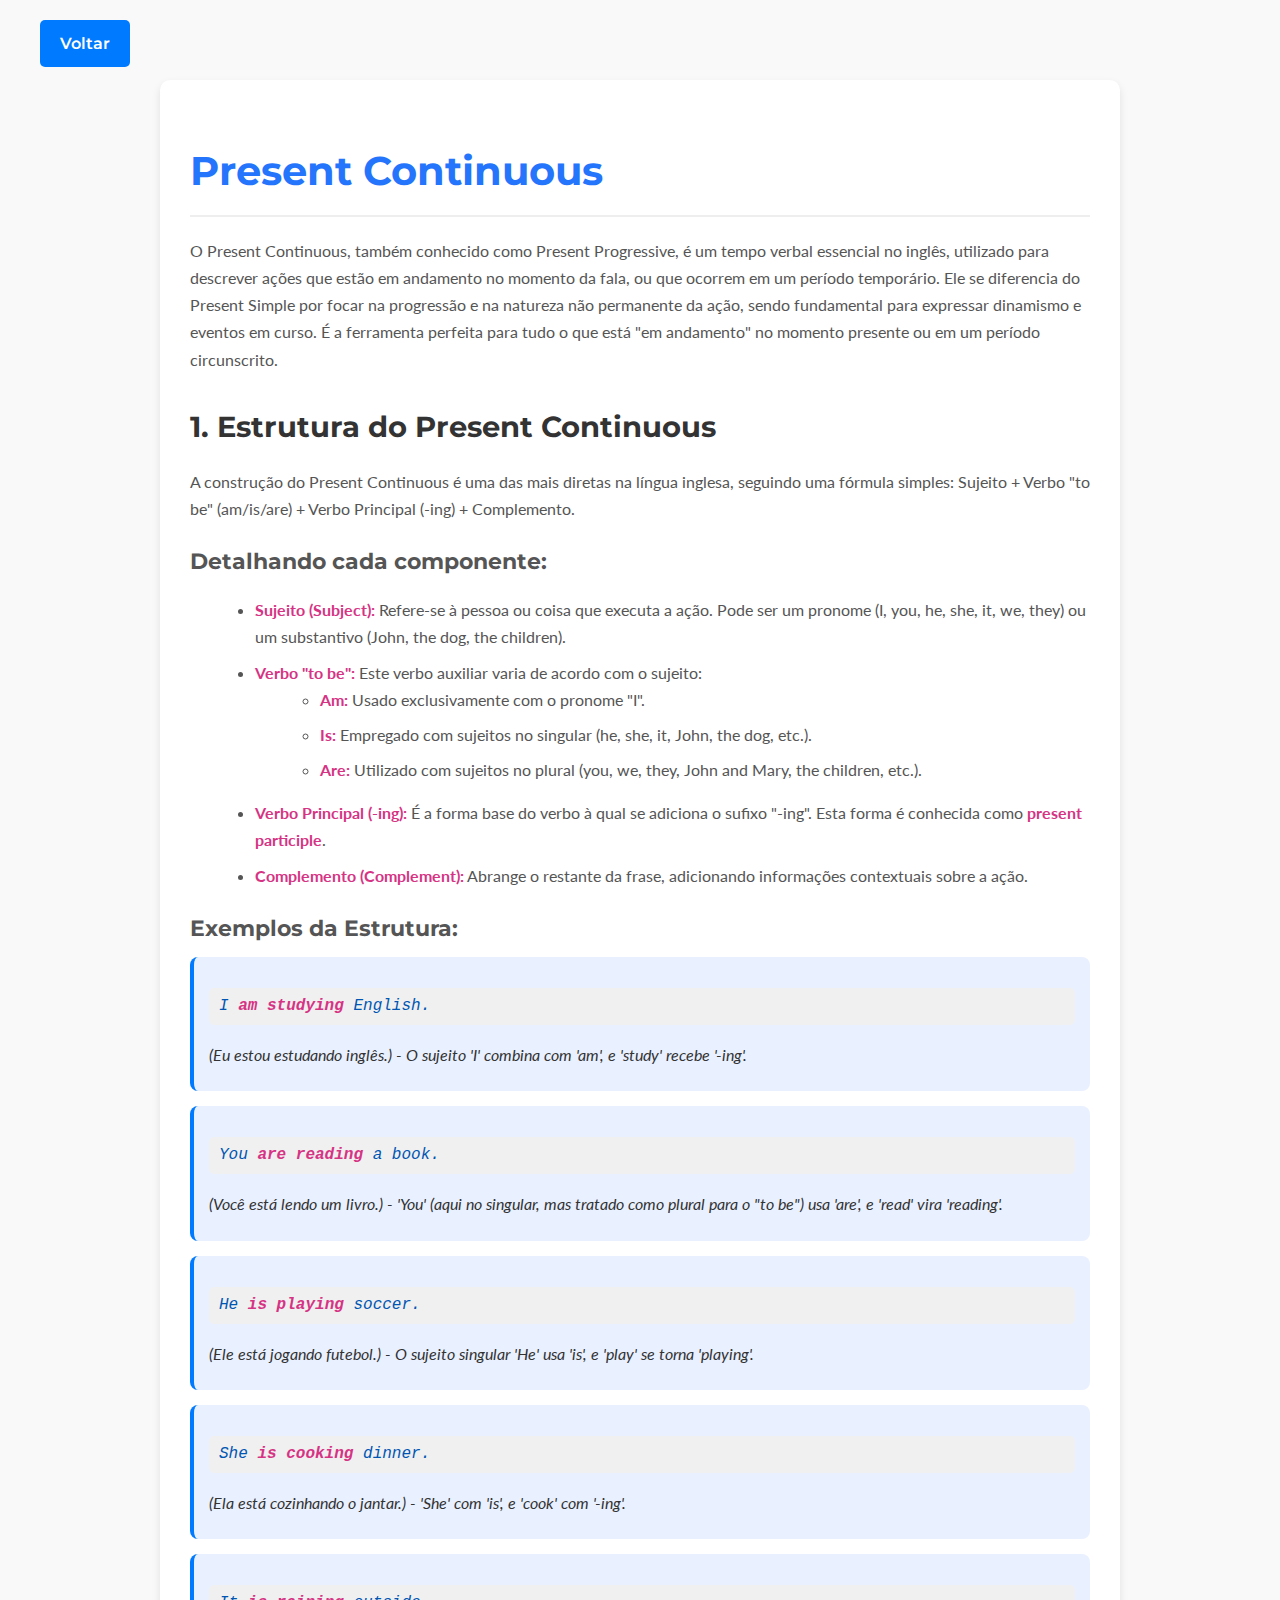
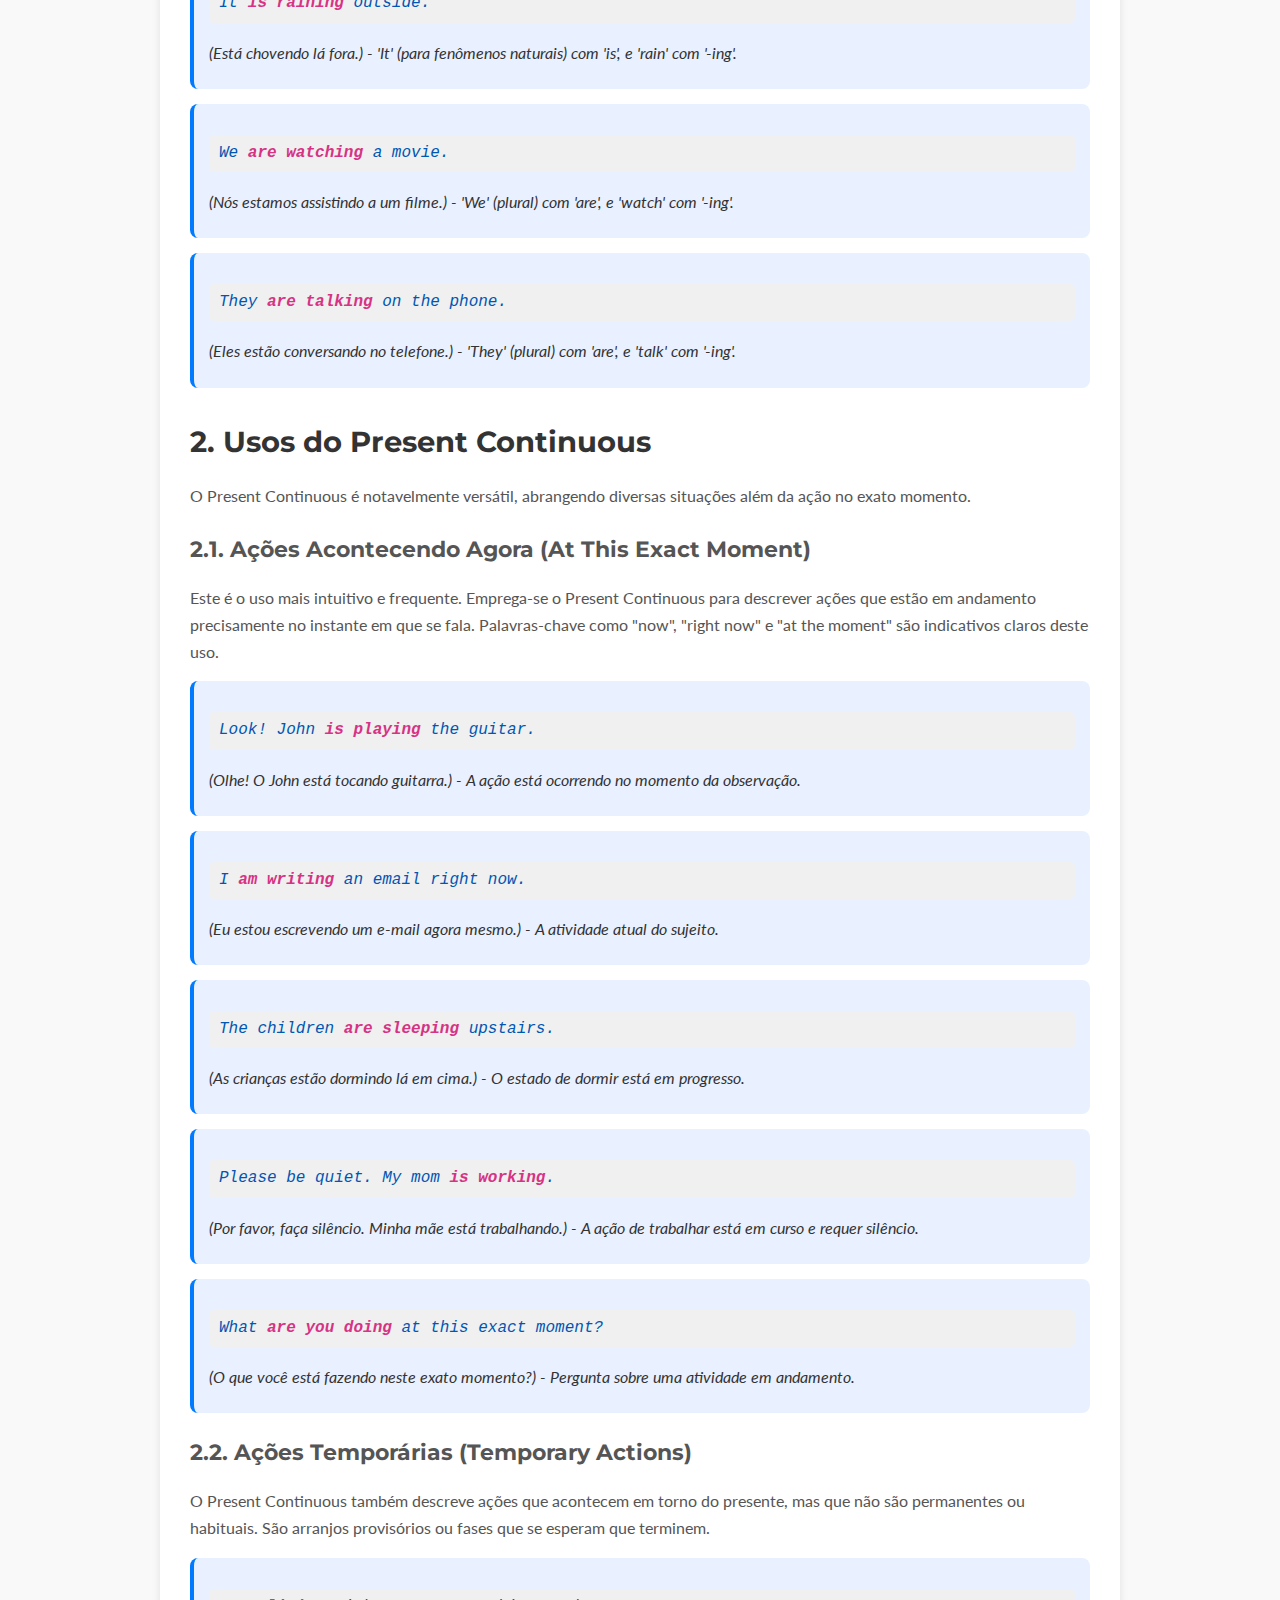
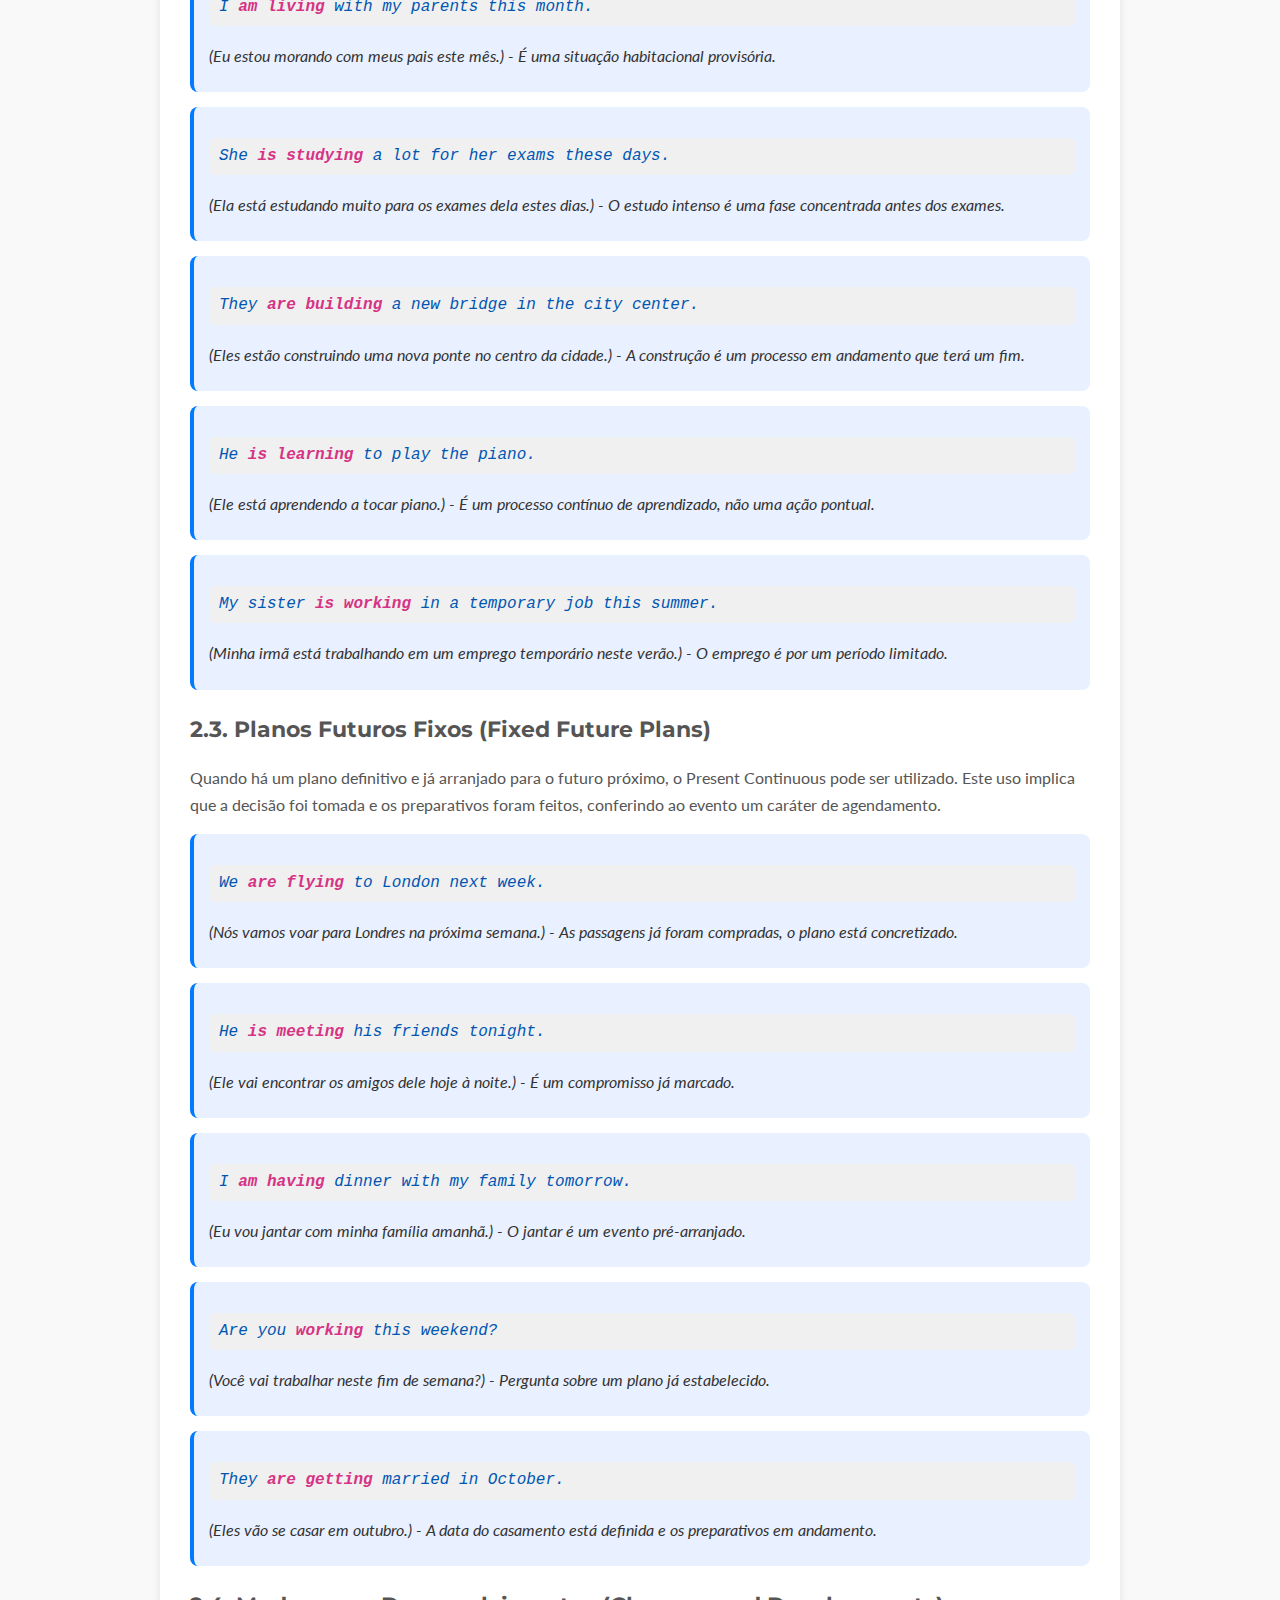
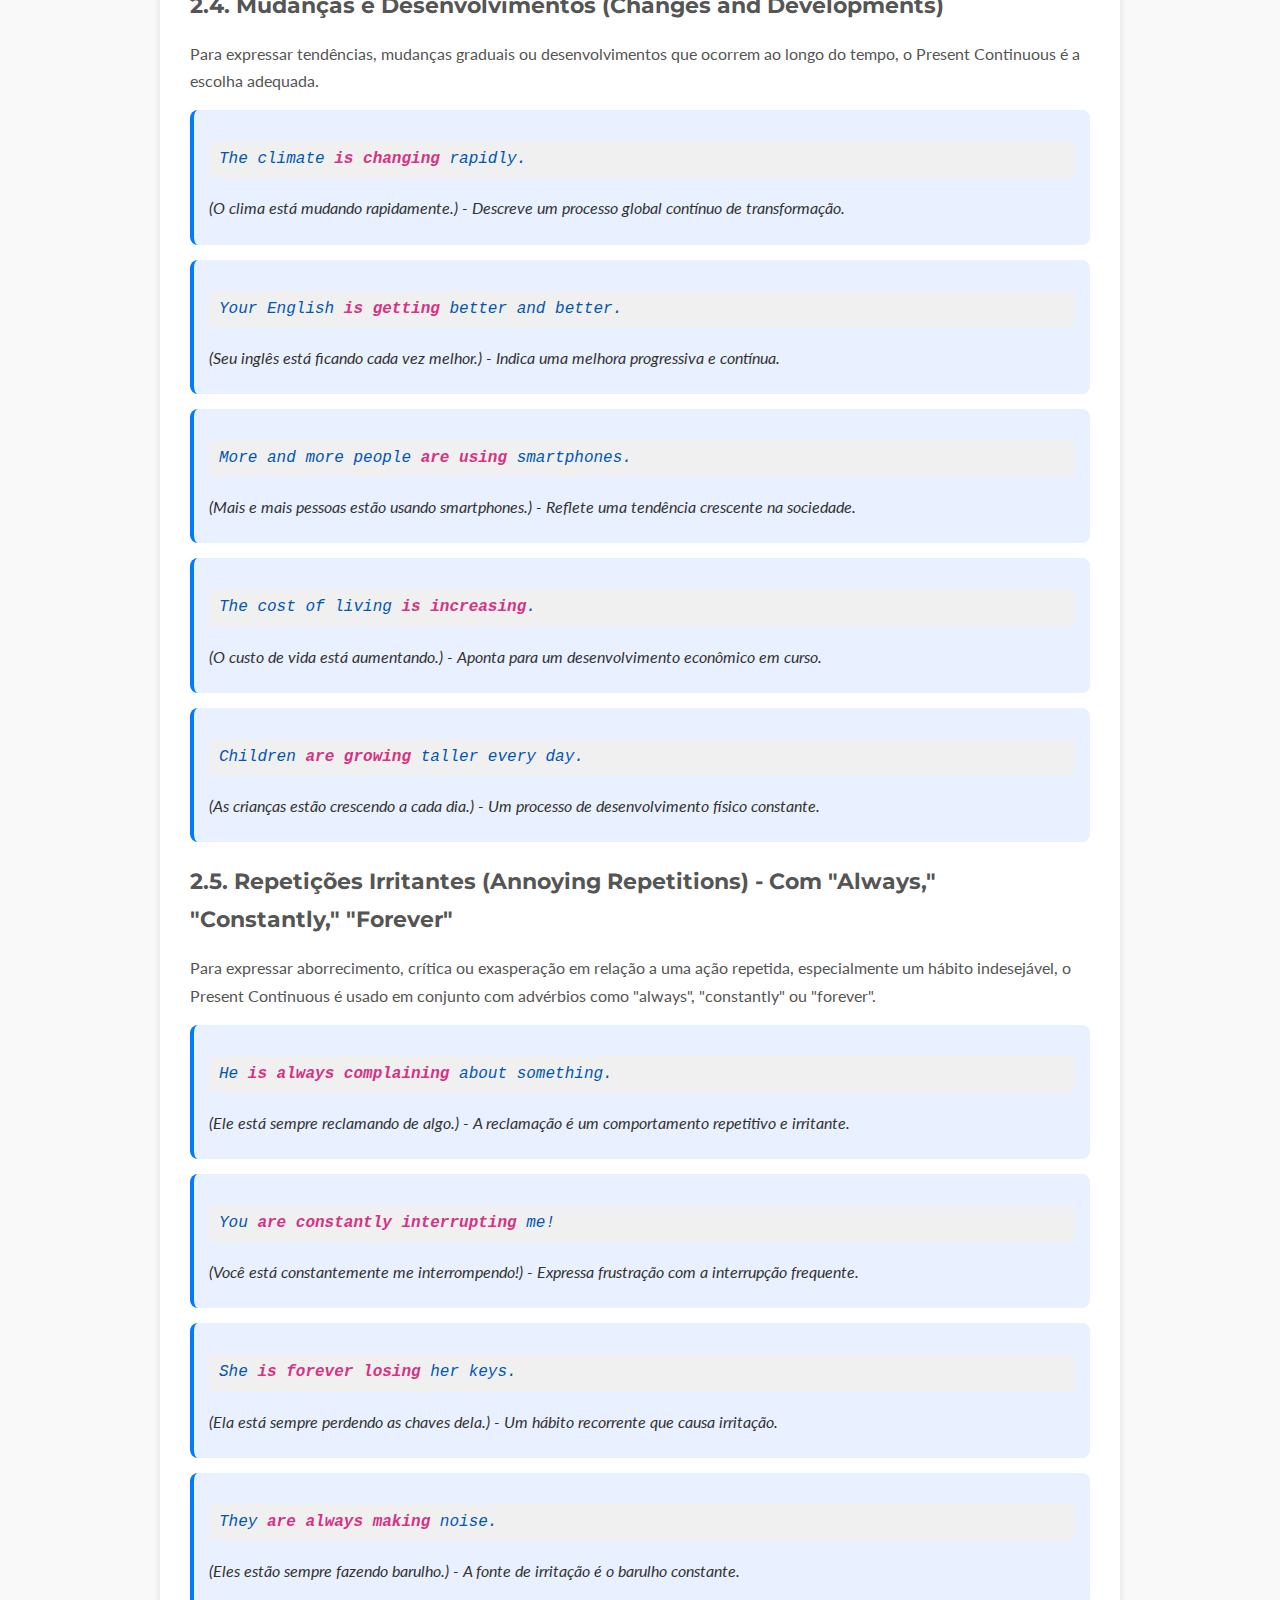
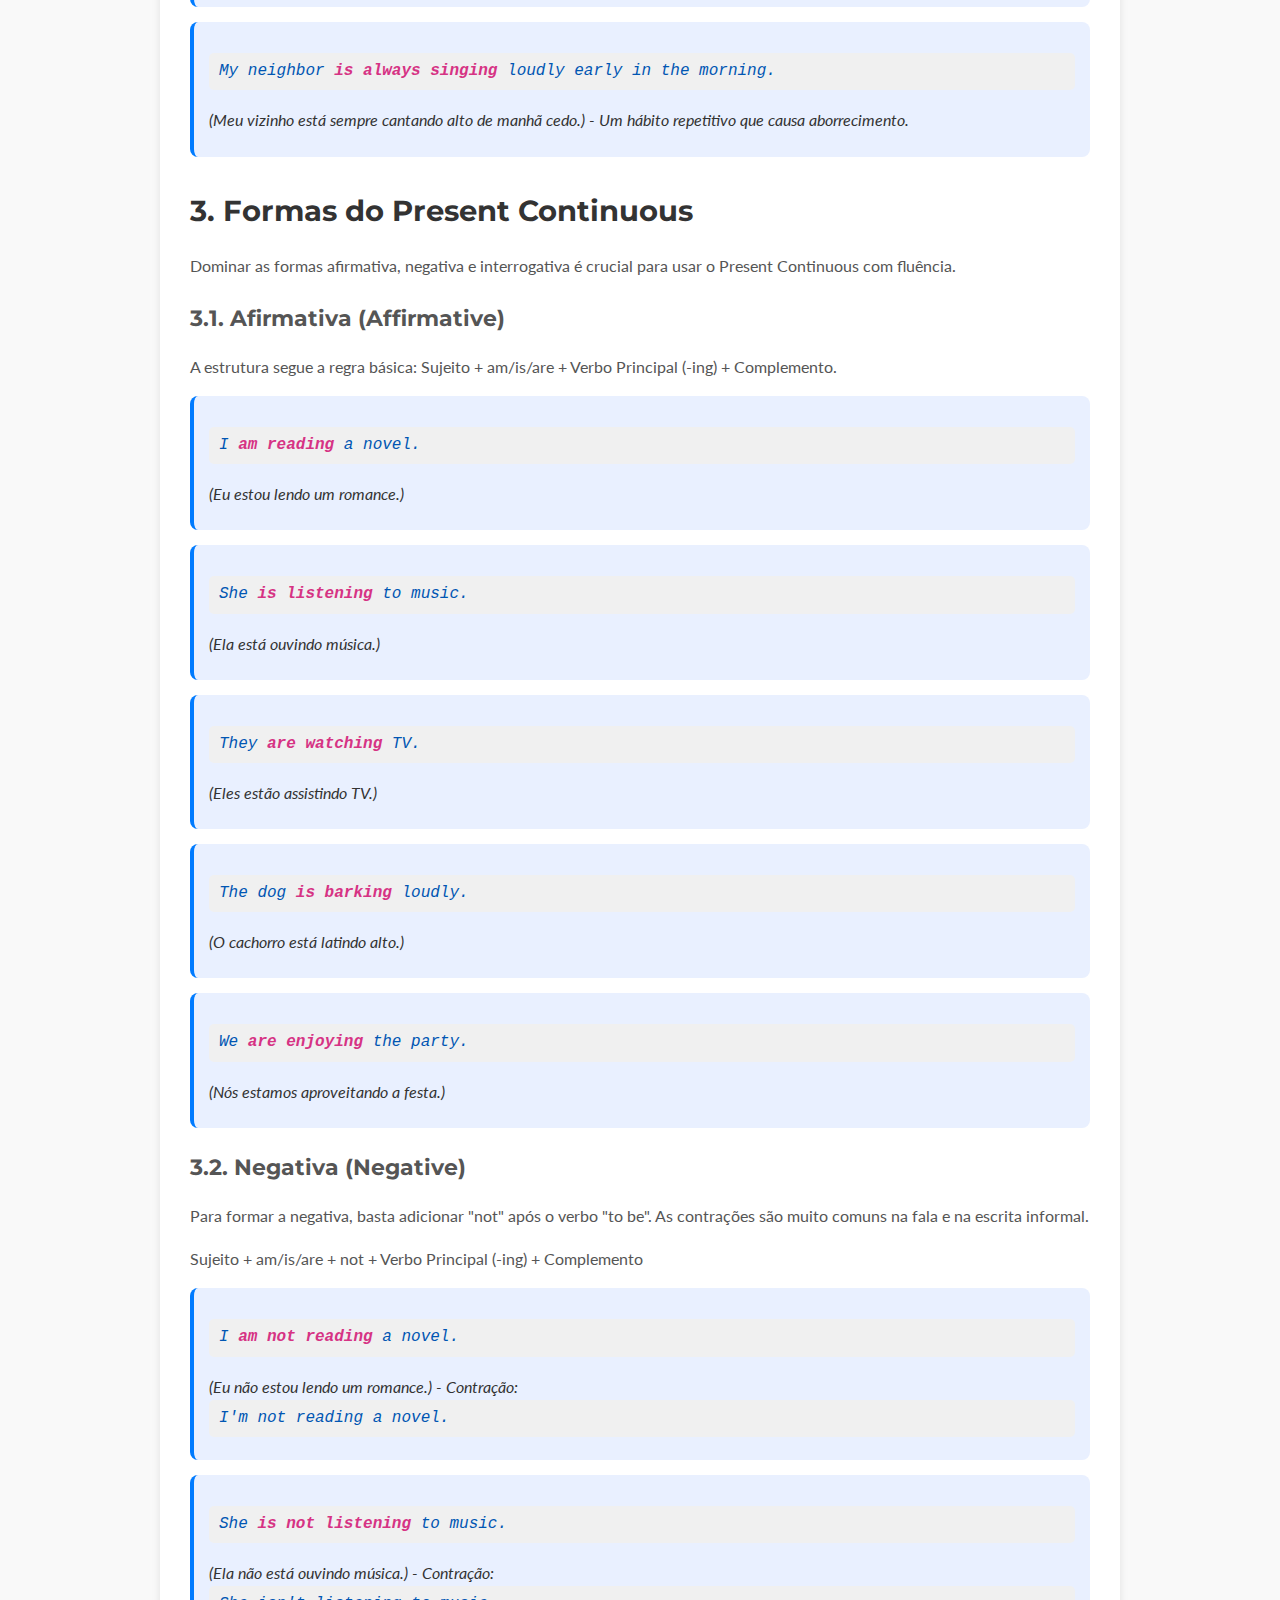
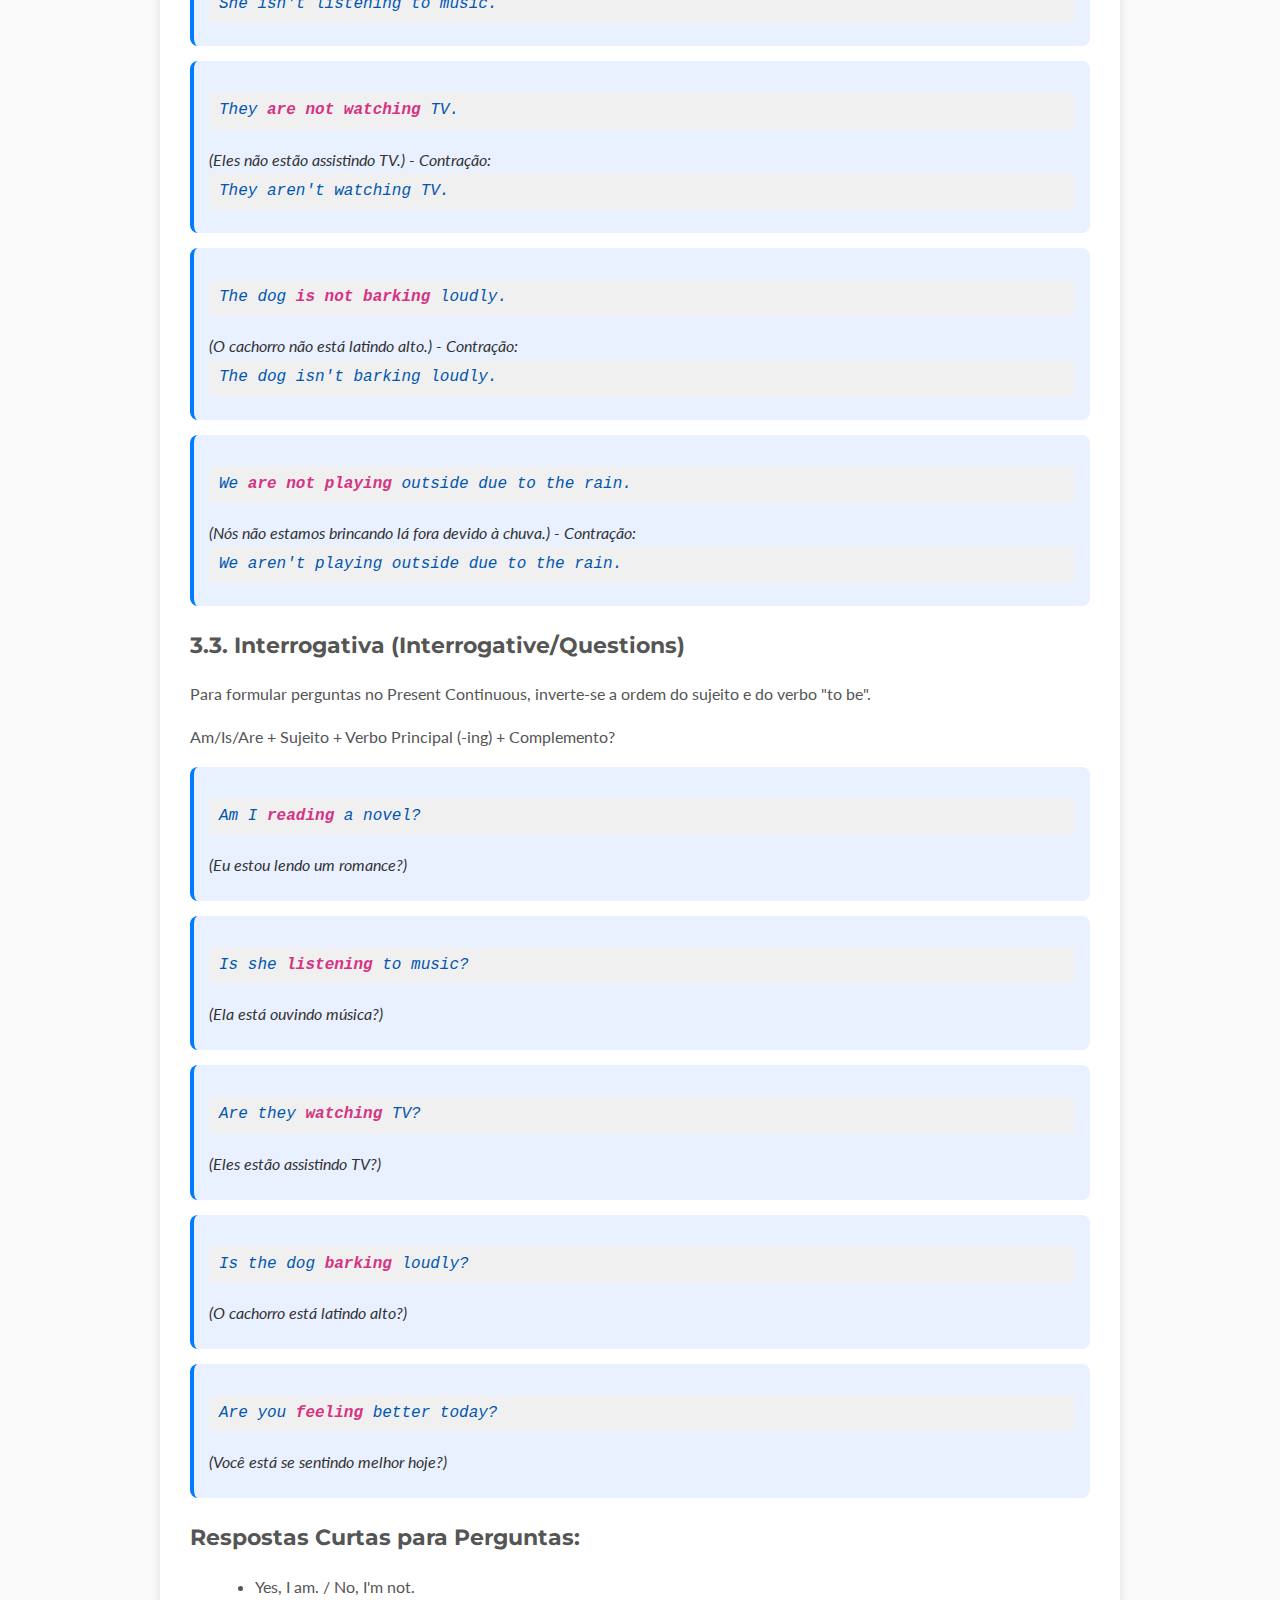
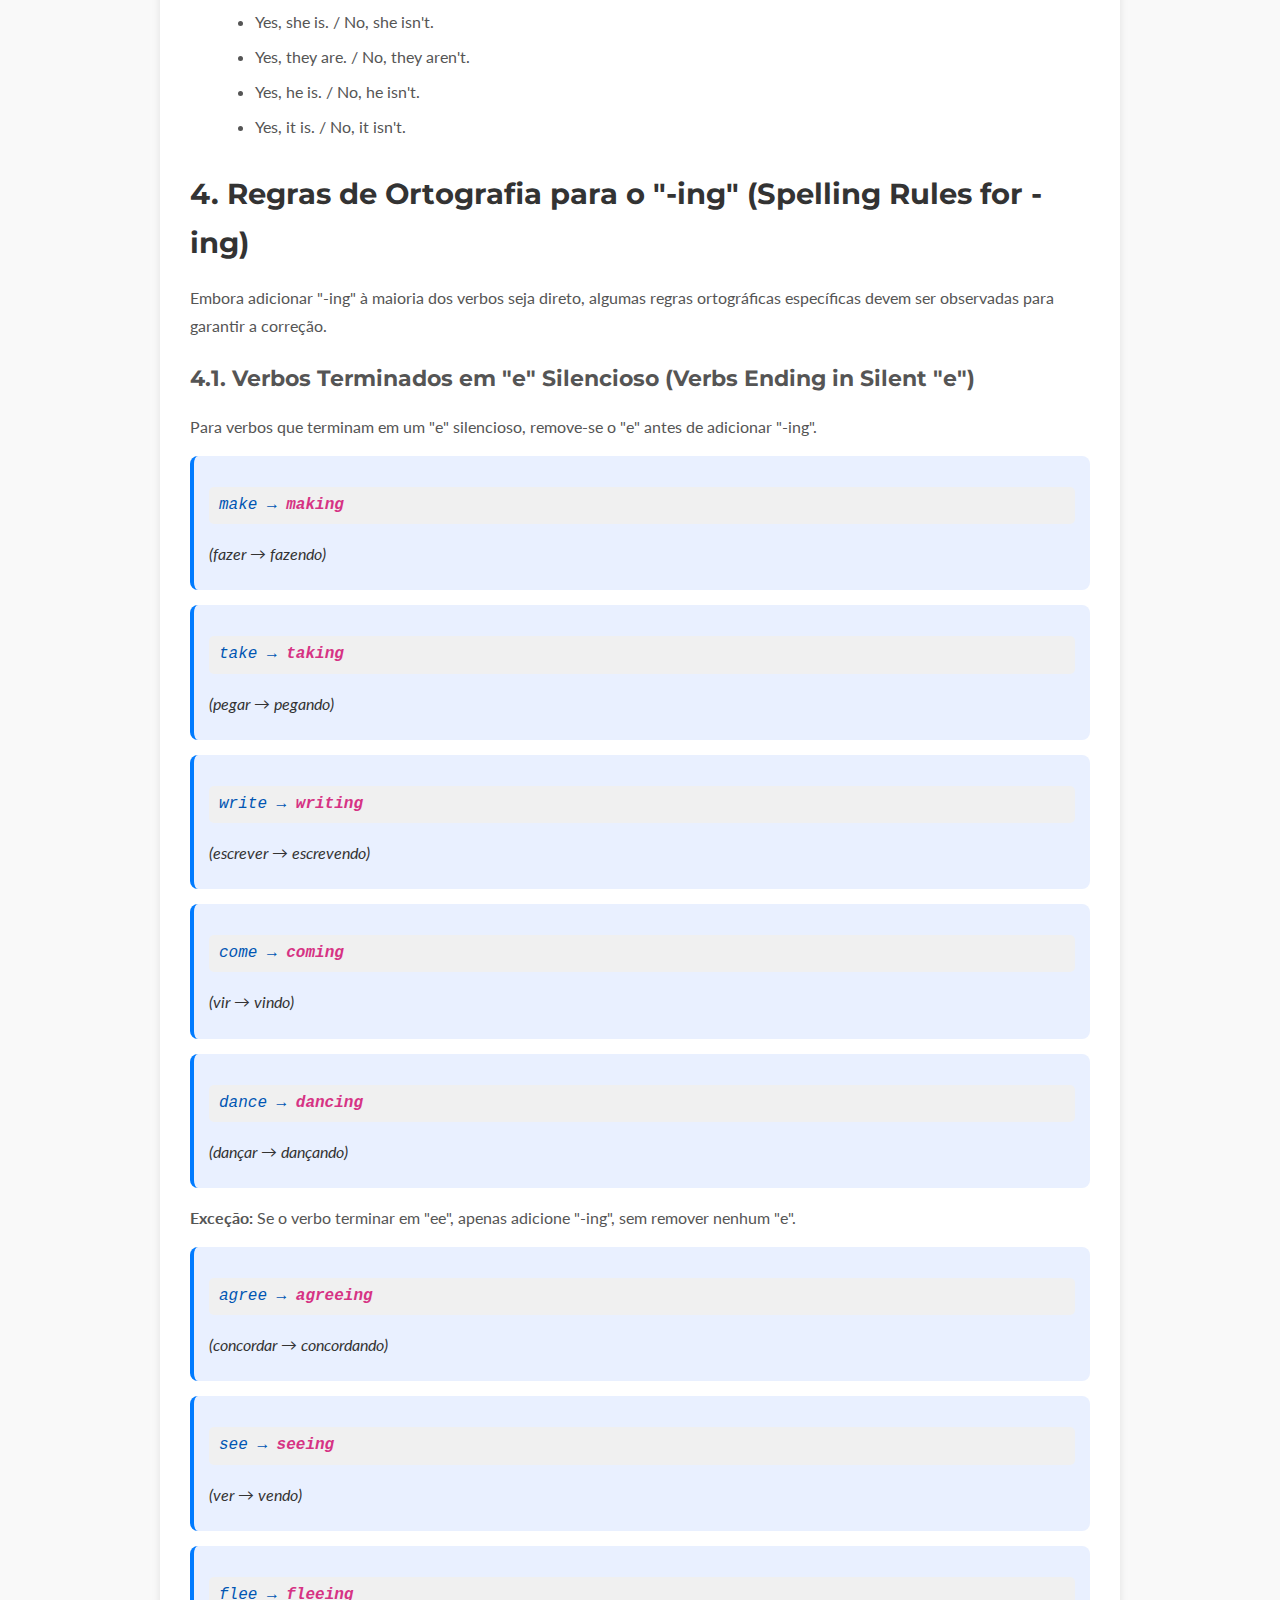
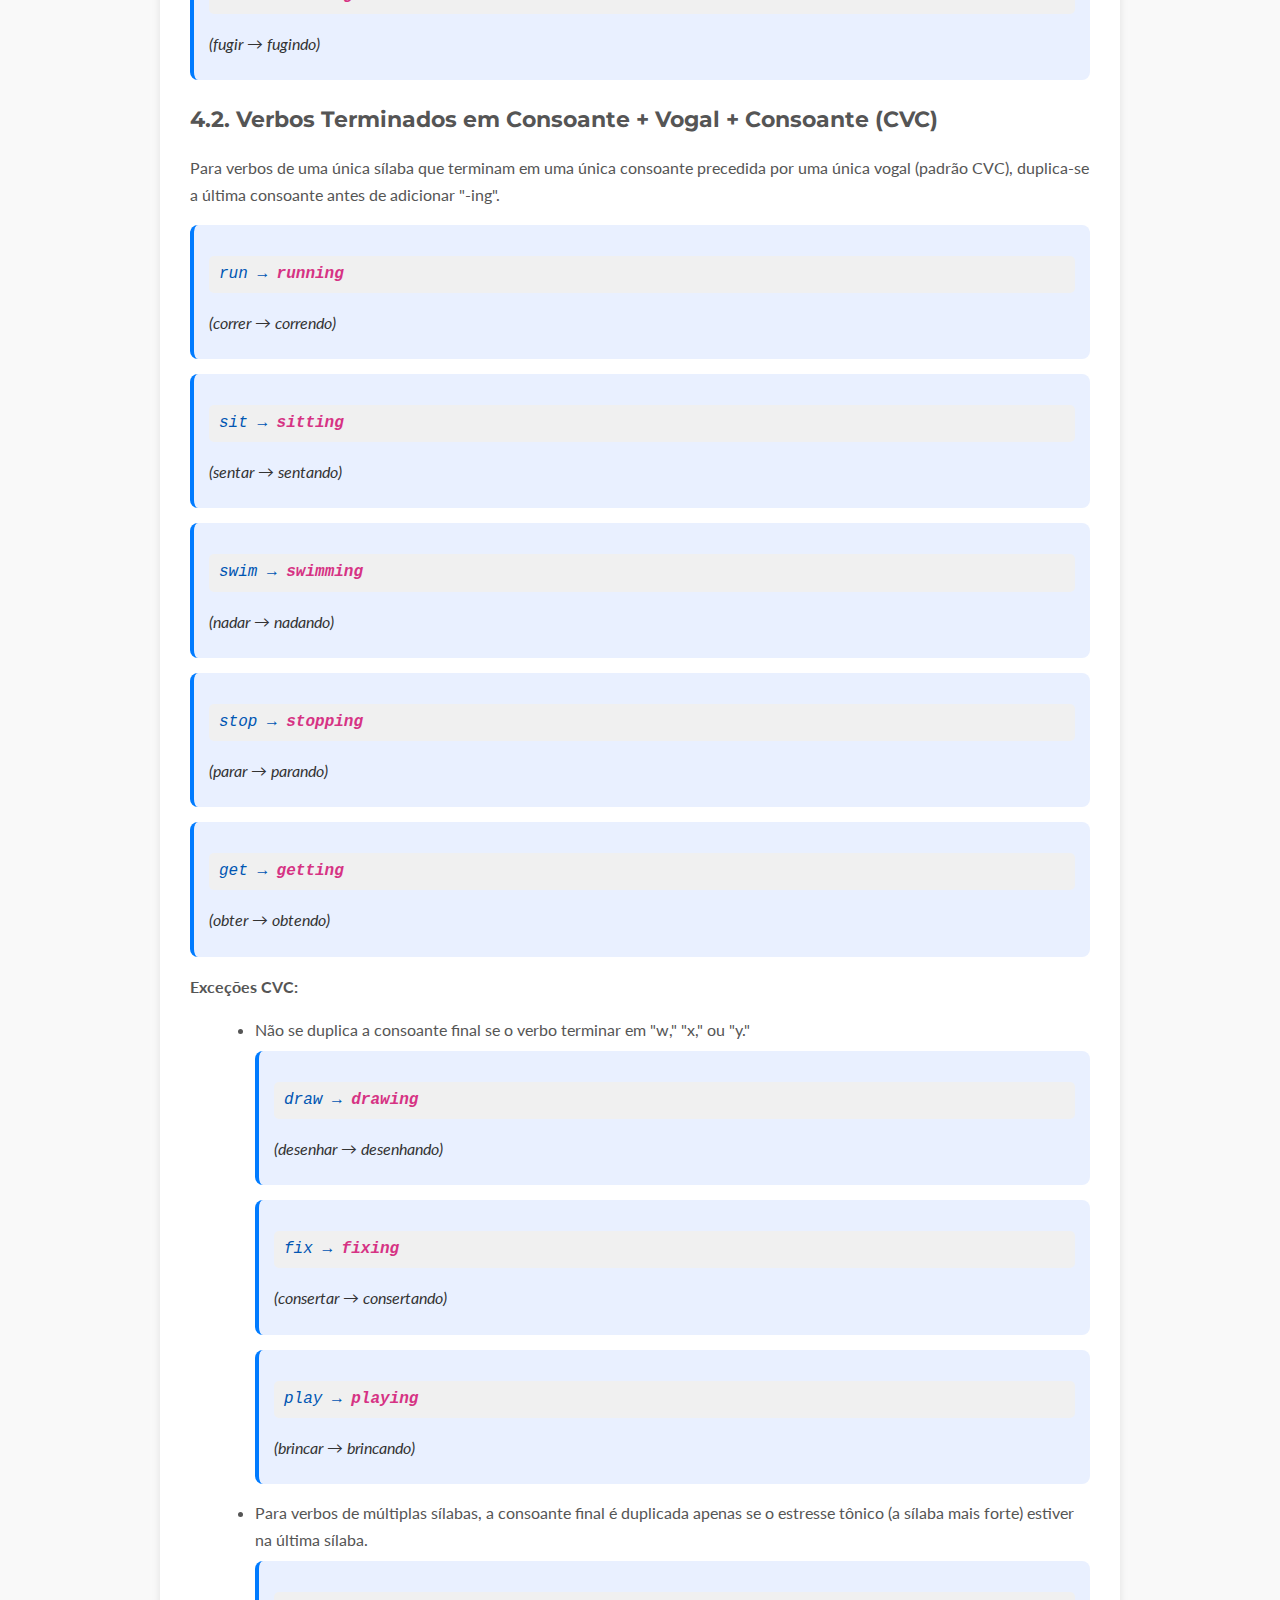
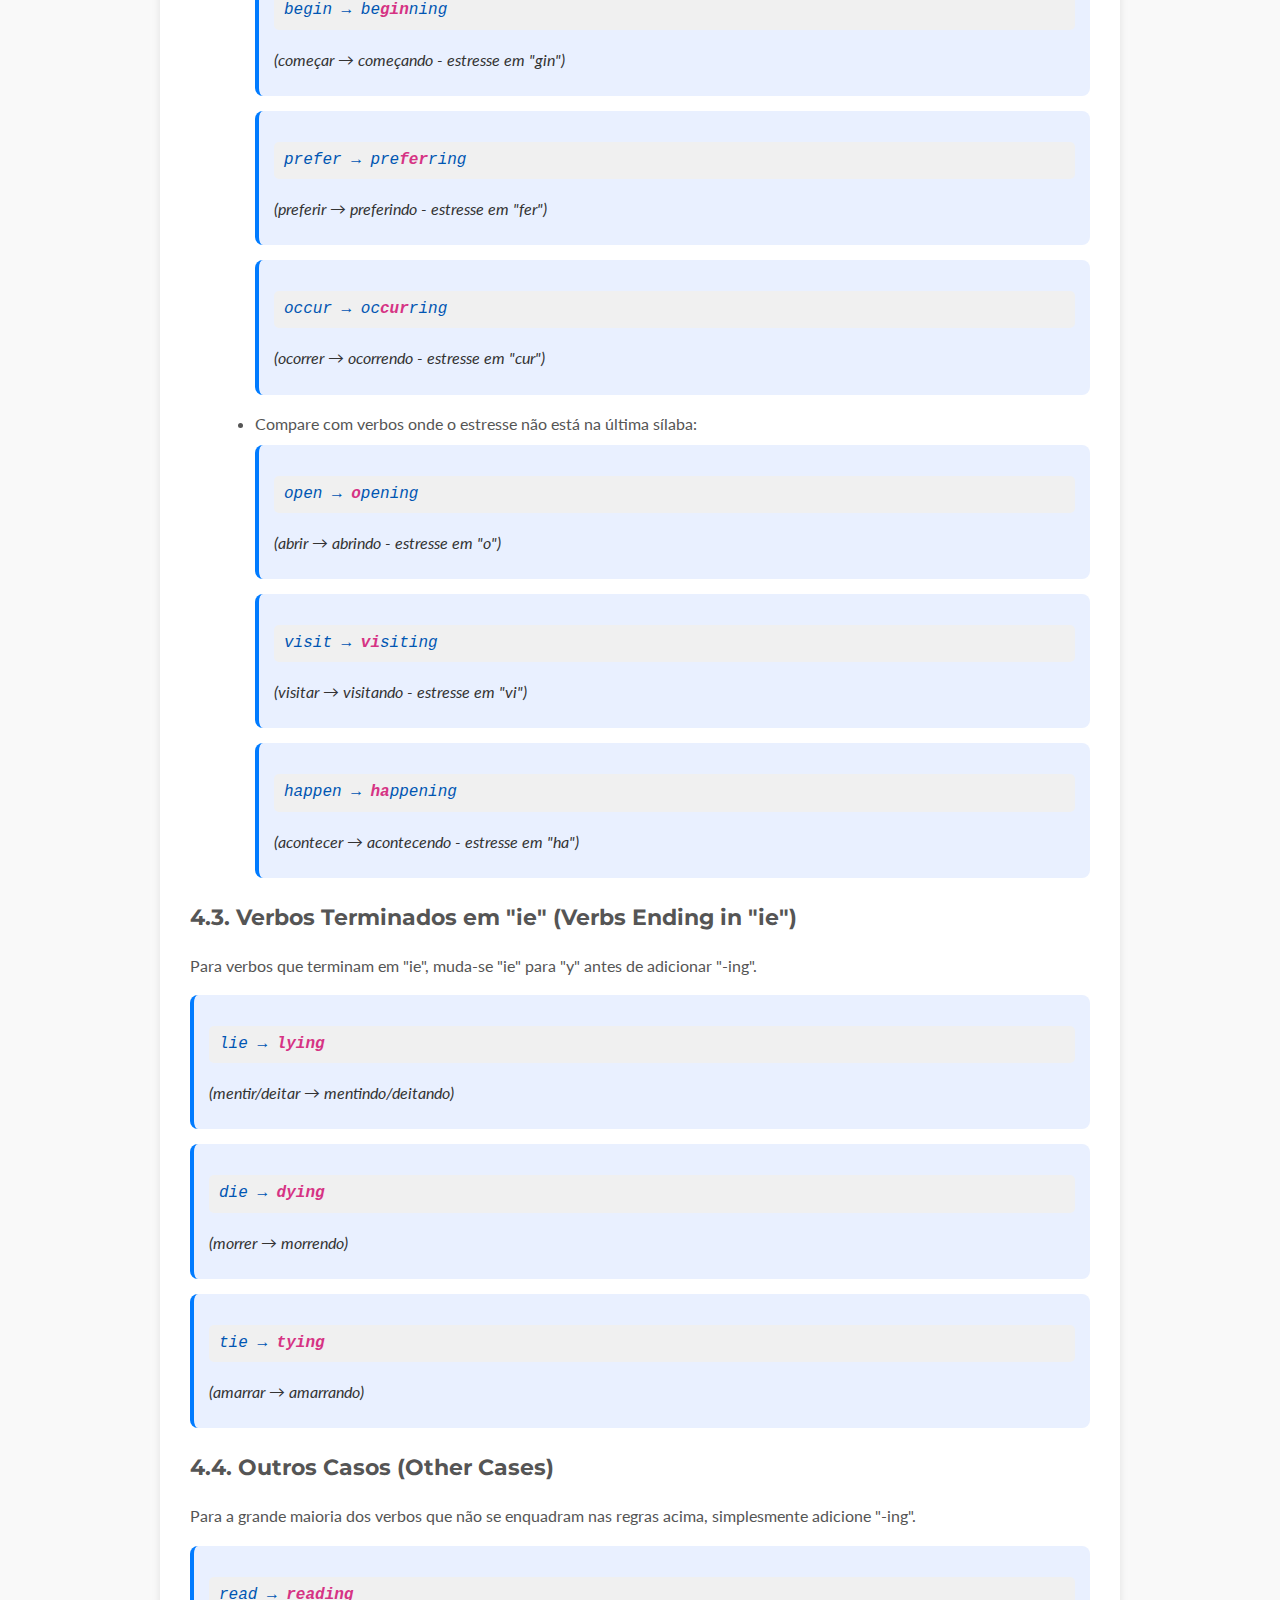
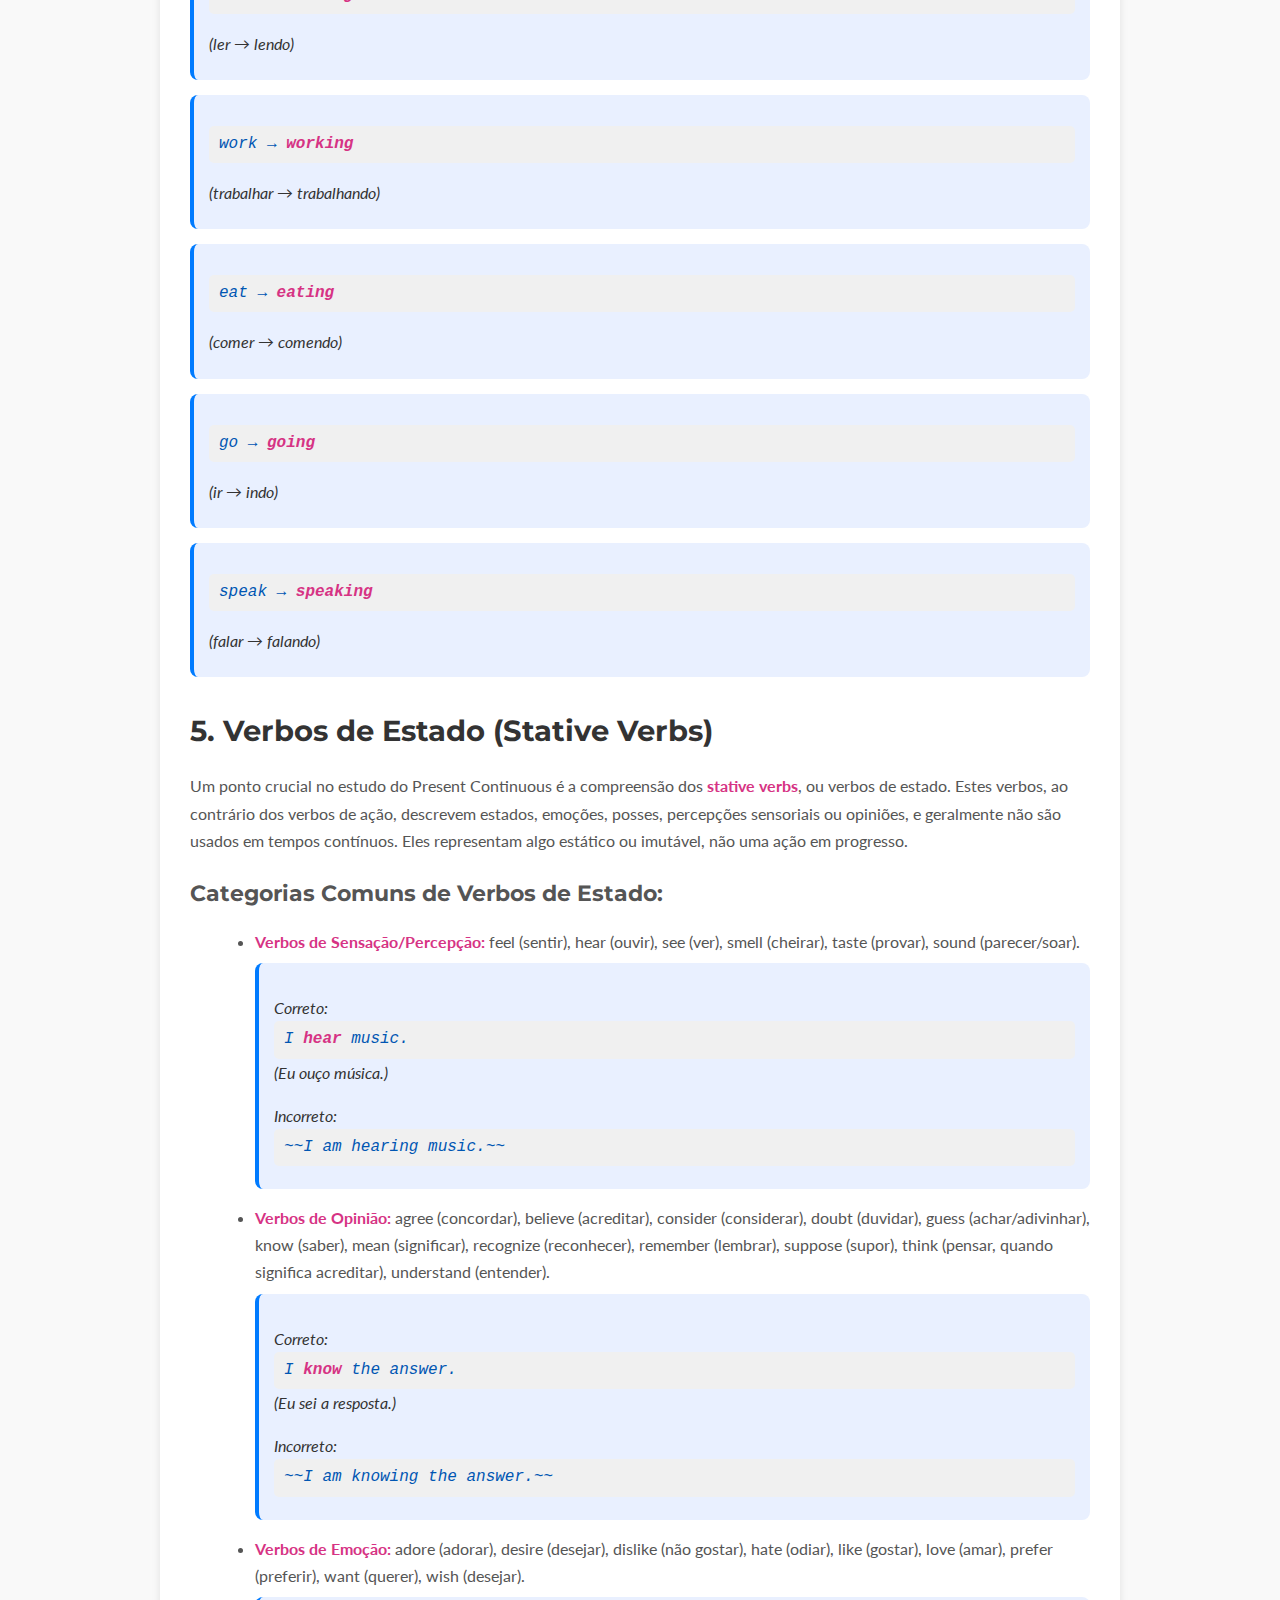
<file: teoria/present-continuos.html>
<!DOCTYPE html>
<html lang="pt-br">
<head>
    <meta charset="UTF-8">
    <meta name="viewport" content="width=device-width, initial-scale=1.0">
    <title>Present Continuous</title>
    <meta name="description" content="Guia completo e detalhado sobre o Present Continuous em inglês, incluindo estrutura, usos, regras de ortografia e diferenças com o Present Simple.">
    <link href="https://fonts.googleapis.com/css2?family=Montserrat:wght@400;600;700&family=Lato:wght@300;400&display=swap" rel="stylesheet">
    <style>
        body {
            font-family: 'Lato', sans-serif;
            line-height: 1.7;
            margin: 0;
            color: #333;
            background-color: #f9f9f9;
        }
        .back-button {
            display: inline-block;
            position: fixed; /* Botão fixo no topo */
            top: 20px;
            left: 40px;
            padding: 10px 20px;
            background-color: #007bff; /* Cor do botão */
            color: white;
            text-decoration: none;
            border-radius: 5px;
            font-family: 'Montserrat', sans-serif;
            font-weight: 600;
            transition: background-color 0.3s ease;
            z-index: 1000; /* Garante que o botão fique acima do conteúdo */
        }
        .back-button:hover {
            background-color: #0056b3;
        }
        .container-content {
            max-width: 900px;
            margin: 40px auto;
            padding: 30px;
            background-color: #ffffff;
            border-radius: 10px;
            box-shadow: 0 4px 8px rgba(0,0,0,0.1);
            margin-top: 80px; /* Espaço para o botão fixo */
        }
        h1 {
            font-family: 'Montserrat', sans-serif;
            color: #2575fc; /* Azul dos seus títulos principais */
            font-size: 2.5em;
            border-bottom: 2px solid #eee;
            padding-bottom: 10px;
            margin-bottom: 20px;
        }
        h2 {
            font-family: 'Montserrat', sans-serif;
            color: #333; /* Cor para subtítulos importantes */
            font-size: 1.8em;
            margin-top: 30px;
            margin-bottom: 15px;
        }
        h3 {
            font-family: 'Montserrat', sans-serif;
            color: #555; /* Cor para subtítulos menores */
            font-size: 1.4em;
            margin-top: 20px;
            margin-bottom: 10px;
        }
        p {
            margin-bottom: 1em;
            color: #555; /* Cor para o texto dos parágrafos */
        }
        ul, ol {
            margin-left: 25px;
            margin-bottom: 1em;
            color: #555;
        }
        li {
            margin-bottom: 0.5em;
        }
        .example-block {
            background-color: #e9f0ff; /* Fundo azul claro, similar aos itens de lista do seu layout */
            padding: 15px;
            border-left: 4px solid #007bff; /* Borda azul, como a cor dos links */
            border-radius: 8px;
            margin-bottom: 15px;
        }
        .example-block p {
            margin-bottom: 0.5em;
            font-style: italic;
            color: #333;
        }
        .code-example {
            font-family: 'Courier New', monospace;
            background-color: #f0f0f0;
            padding: 5px 10px;
            border-radius: 5px;
            display: block;
            overflow-x: auto;
            color: #0056b3;
        }
        .highlight {
            font-weight: bold;
            color: #d63384; /* Cor de destaque (rosa/roxo) */
        }
        .sources {
            margin-top: 50px;
            padding-top: 20px;
            border-top: 1px solid #eee;
            font-size: 0.9em;
            color: #777;
        }
        .sources h2 {
            color: #555;
            font-size: 1.5em;
        }
        .sources ul {
            list-style-type: disc;
        }
        a {
            color: #007bff;
            text-decoration: none;
        }
        a:hover {
            text-decoration: underline;
            color: #0056b3;
        }
    </style>
</head>
<body>
    <a href="../index.html" class="back-button" style="text-decoration: none;">Voltar</a>
    <div class="container-content">
        <h1>Present Continuous</h1>
        <p>O Present Continuous, também conhecido como Present Progressive, é um tempo verbal essencial no inglês, utilizado para descrever ações que estão em andamento no momento da fala, ou que ocorrem em um período temporário. Ele se diferencia do Present Simple por focar na progressão e na natureza não permanente da ação, sendo fundamental para expressar dinamismo e eventos em curso. É a ferramenta perfeita para tudo o que está "em andamento" no momento presente ou em um período circunscrito. </p>

        <h2>1. Estrutura do Present Continuous</h2>
        <p>A construção do Present Continuous é uma das mais diretas na língua inglesa, seguindo uma fórmula simples: Sujeito + Verbo "to be" (am/is/are) + Verbo Principal (-ing) + Complemento. </p>

        <h3>Detalhando cada componente:</h3>
        <ul>
            <li><span class="highlight">Sujeito (Subject):</span> Refere-se à pessoa ou coisa que executa a ação. Pode ser um pronome (I, you, he, she, it, we, they) ou um substantivo (John, the dog, the children). </li>
            <li><span class="highlight">Verbo "to be":</span> Este verbo auxiliar varia de acordo com o sujeito:
                <ul>
                    <li><span class="highlight">Am:</span> Usado exclusivamente com o pronome "I". </li>
                    <li><span class="highlight">Is:</span> Empregado com sujeitos no singular (he, she, it, John, the dog, etc.). </li>
                    <li><span class="highlight">Are:</span> Utilizado com sujeitos no plural (you, we, they, John and Mary, the children, etc.). </li>
                </ul>
            </li>
            <li><span class="highlight">Verbo Principal (-ing):</span> É a forma base do verbo à qual se adiciona o sufixo "-ing". Esta forma é conhecida como <span class="highlight">present participle</span>. </li>
            <li><span class="highlight">Complemento (Complement):</span> Abrange o restante da frase, adicionando informações contextuais sobre a ação. </li>
        </ul>

        <h3>Exemplos da Estrutura:</h3>
        <div class="example-block">
            <p><span class="code-example">I <span class="highlight">am studying</span> English.</span></p>
            <p><i>(Eu estou estudando inglês.) - O sujeito 'I' combina com 'am', e 'study' recebe '-ing'.</i> </p>
        </div>
        <div class="example-block">
            <p><span class="code-example">You <span class="highlight">are reading</span> a book.</span></p>
            <p><i>(Você está lendo um livro.) - 'You' (aqui no singular, mas tratado como plural para o "to be") usa 'are', e 'read' vira 'reading'.</i> </p>
        </div>
        <div class="example-block">
            <p><span class="code-example">He <span class="highlight">is playing</span> soccer.</span></p>
            <p><i>(Ele está jogando futebol.) - O sujeito singular 'He' usa 'is', e 'play' se torna 'playing'.</i> </p>
        </div>
        <div class="example-block">
            <p><span class="code-example">She <span class="highlight">is cooking</span> dinner.</span></p>
            <p><i>(Ela está cozinhando o jantar.) - 'She' com 'is', e 'cook' com '-ing'.</i> </p>
        </div>
        <div class="example-block">
            <p><span class="code-example">It <span class="highlight">is raining</span> outside.</span></p>
            <p><i>(Está chovendo lá fora.) - 'It' (para fenômenos naturais) com 'is', e 'rain' com '-ing'.</i> </p>
        </div>
        <div class="example-block">
            <p><span class="code-example">We <span class="highlight">are watching</span> a movie.</span></p>
            <p><i>(Nós estamos assistindo a um filme.) - 'We' (plural) com 'are', e 'watch' com '-ing'.</i> </p>
        </div>
        <div class="example-block">
            <p><span class="code-example">They <span class="highlight">are talking</span> on the phone.</span></p>
            <p><i>(Eles estão conversando no telefone.) - 'They' (plural) com 'are', e 'talk' com '-ing'.</i> </p>
        </div>

        <h2>2. Usos do Present Continuous</h2>
        <p>O Present Continuous é notavelmente versátil, abrangendo diversas situações além da ação no exato momento. </p>

        <h3>2.1. Ações Acontecendo Agora (At This Exact Moment)</h3>
        <p>Este é o uso mais intuitivo e frequente. Emprega-se o Present Continuous para descrever ações que estão em andamento precisamente no instante em que se fala. Palavras-chave como "now", "right now" e "at the moment" são indicativos claros deste uso. </p>
        <div class="example-block">
            <p><span class="code-example">Look! John <span class="highlight">is playing</span> the guitar.</span></p>
            <p><i>(Olhe! O John está tocando guitarra.) - A ação está ocorrendo no momento da observação.</i> </p>
        </div>
        <div class="example-block">
            <p><span class="code-example">I <span class="highlight">am writing</span> an email right now.</span></p>
            <p><i>(Eu estou escrevendo um e-mail agora mesmo.) - A atividade atual do sujeito.</i> </p>
        </div>
        <div class="example-block">
            <p><span class="code-example">The children <span class="highlight">are sleeping</span> upstairs.</span></p>
            <p><i>(As crianças estão dormindo lá em cima.) - O estado de dormir está em progresso.</i> </p>
        </div>
        <div class="example-block">
            <p><span class="code-example">Please be quiet. My mom <span class="highlight">is working</span>.</span></p>
            <p><i>(Por favor, faça silêncio. Minha mãe está trabalhando.) - A ação de trabalhar está em curso e requer silêncio.</i> </p>
        </div>
        <div class="example-block">
            <p><span class="code-example">What <span class="highlight">are you doing</span> at this exact moment?</span></p>
            <p><i>(O que você está fazendo neste exato momento?) - Pergunta sobre uma atividade em andamento.</i></p>
        </div>

        <h3>2.2. Ações Temporárias (Temporary Actions)</h3>
        <p>O Present Continuous também descreve ações que acontecem em torno do presente, mas que não são permanentes ou habituais. São arranjos provisórios ou fases que se esperam que terminem. </p>
        <div class="example-block">
            <p><span class="code-example">I <span class="highlight">am living</span> with my parents this month.</span></p>
            <p><i>(Eu estou morando com meus pais este mês.) - É uma situação habitacional provisória.</i> </p>
        </div>
        <div class="example-block">
            <p><span class="code-example">She <span class="highlight">is studying</span> a lot for her exams these days.</span></p>
            <p><i>(Ela está estudando muito para os exames dela estes dias.) - O estudo intenso é uma fase concentrada antes dos exames.</i> </p>
        </div>
        <div class="example-block">
            <p><span class="code-example">They <span class="highlight">are building</span> a new bridge in the city center.</span></p>
            <p><i>(Eles estão construindo uma nova ponte no centro da cidade.) - A construção é um processo em andamento que terá um fim.</i> </p>
        </div>
        <div class="example-block">
            <p><span class="code-example">He <span class="highlight">is learning</span> to play the piano.</span></p>
            <p><i>(Ele está aprendendo a tocar piano.) - É um processo contínuo de aprendizado, não uma ação pontual.</i> </p>
        </div>
        <div class="example-block">
            <p><span class="code-example">My sister <span class="highlight">is working</span> in a temporary job this summer.</span></p>
            <p><i>(Minha irmã está trabalhando em um emprego temporário neste verão.) - O emprego é por um período limitado.</i></p>
        </div>

        <h3>2.3. Planos Futuros Fixos (Fixed Future Plans)</h3>
        <p>Quando há um plano definitivo e já arranjado para o futuro próximo, o Present Continuous pode ser utilizado. Este uso implica que a decisão foi tomada e os preparativos foram feitos, conferindo ao evento um caráter de agendamento. </p>
        <div class="example-block">
            <p><span class="code-example">We <span class="highlight">are flying</span> to London next week.</span></p>
            <p><i>(Nós vamos voar para Londres na próxima semana.) - As passagens já foram compradas, o plano está concretizado.</i> </p>
        </div>
        <div class="example-block">
            <p><span class="code-example">He <span class="highlight">is meeting</span> his friends tonight.</span></p>
            <p><i>(Ele vai encontrar os amigos dele hoje à noite.) - É um compromisso já marcado.</i> </p>
        </div>
        <div class="example-block">
            <p><span class="code-example">I <span class="highlight">am having</span> dinner with my family tomorrow.</span></p>
            <p><i>(Eu vou jantar com minha família amanhã.) - O jantar é um evento pré-arranjado.</i> </p>
        </div>
        <div class="example-block">
            <p><span class="code-example">Are you <span class="highlight">working</span> this weekend?</span></p>
            <p><i>(Você vai trabalhar neste fim de semana?) - Pergunta sobre um plano já estabelecido.</i> </p>
        </div>
        <div class="example-block">
            <p><span class="code-example">They <span class="highlight">are getting</span> married in October.</span></p>
            <p><i>(Eles vão se casar em outubro.) - A data do casamento está definida e os preparativos em andamento.</i></p>
        </div>

        <h3>2.4. Mudanças e Desenvolvimentos (Changes and Developments)</h3>
        <p>Para expressar tendências, mudanças graduais ou desenvolvimentos que ocorrem ao longo do tempo, o Present Continuous é a escolha adequada. </p>
        <div class="example-block">
            <p><span class="code-example">The climate <span class="highlight">is changing</span> rapidly.</span></p>
            <p><i>(O clima está mudando rapidamente.) - Descreve um processo global contínuo de transformação.</i> </p>
        </div>
        <div class="example-block">
            <p><span class="code-example">Your English <span class="highlight">is getting</span> better and better.</span></p>
            <p><i>(Seu inglês está ficando cada vez melhor.) - Indica uma melhora progressiva e contínua.</i> </p>
        </div>
        <div class="example-block">
            <p><span class="code-example">More and more people <span class="highlight">are using</span> smartphones.</span></p>
            <p><i>(Mais e mais pessoas estão usando smartphones.) - Reflete uma tendência crescente na sociedade.</i> </p>
        </div>
        <div class="example-block">
            <p><span class="code-example">The cost of living <span class="highlight">is increasing</span>.</span></p>
            <p><i>(O custo de vida está aumentando.) - Aponta para um desenvolvimento econômico em curso.</i> </p>
        </div>
        <div class="example-block">
            <p><span class="code-example">Children <span class="highlight">are growing</span> taller every day.</span></p>
            <p><i>(As crianças estão crescendo a cada dia.) - Um processo de desenvolvimento físico constante.</i></p>
        </div>

        <h3>2.5. Repetições Irritantes (Annoying Repetitions) - Com "Always," "Constantly," "Forever"</h3>
        <p>Para expressar aborrecimento, crítica ou exasperação em relação a uma ação repetida, especialmente um hábito indesejável, o Present Continuous é usado em conjunto com advérbios como "always", "constantly" ou "forever". </p>
        <div class="example-block">
            <p><span class="code-example">He <span class="highlight">is always complaining</span> about something.</span></p>
            <p><i>(Ele está sempre reclamando de algo.) - A reclamação é um comportamento repetitivo e irritante.</i> </p>
        </div>
        <div class="example-block">
            <p><span class="code-example">You <span class="highlight">are constantly interrupting</span> me!</span></p>
            <p><i>(Você está constantemente me interrompendo!) - Expressa frustração com a interrupção frequente.</i></p>
        </div>
        <div class="example-block">
            <p><span class="code-example">She <span class="highlight">is forever losing</span> her keys.</span></p>
            <p><i>(Ela está sempre perdendo as chaves dela.) - Um hábito recorrente que causa irritação.</i> </p>
        </div>
        <div class="example-block">
            <p><span class="code-example">They <span class="highlight">are always making</span> noise.</span></p>
            <p><i>(Eles estão sempre fazendo barulho.) - A fonte de irritação é o barulho constante.</i> </p>
        </div>
        <div class="example-block">
            <p><span class="code-example">My neighbor <span class="highlight">is always singing</span> loudly early in the morning.</span></p>
            <p><i>(Meu vizinho está sempre cantando alto de manhã cedo.) - Um hábito repetitivo que causa aborrecimento.</i></p>
        </div>

        <h2>3. Formas do Present Continuous</h2>
        <p>Dominar as formas afirmativa, negativa e interrogativa é crucial para usar o Present Continuous com fluência.</p>

        <h3>3.1. Afirmativa (Affirmative)</h3>
        <p>A estrutura segue a regra básica: Sujeito + am/is/are + Verbo Principal (-ing) + Complemento.</p>
        <div class="example-block">
            <p><span class="code-example">I <span class="highlight">am reading</span> a novel.</span></p>
            <p><i>(Eu estou lendo um romance.)</i> </p>
        </div>
        <div class="example-block">
            <p><span class="code-example">She <span class="highlight">is listening</span> to music.</span></p>
            <p><i>(Ela está ouvindo música.)</i></p>
        </div>
        <div class="example-block">
            <p><span class="code-example">They <span class="highlight">are watching</span> TV.</span></p>
            <p><i>(Eles estão assistindo TV.)</i> </p>
        </div>
        <div class="example-block">
            <p><span class="code-example">The dog <span class="highlight">is barking</span> loudly.</span></p>
            <p><i>(O cachorro está latindo alto.)</i></p>
        </div>
        <div class="example-block">
            <p><span class="code-example">We <span class="highlight">are enjoying</span> the party.</span></p>
            <p><i>(Nós estamos aproveitando a festa.)</i></p>
        </div>

        <h3>3.2. Negativa (Negative)</h3>
        <p>Para formar a negativa, basta adicionar "not" após o verbo "to be". As contrações são muito comuns na fala e na escrita informal. </p>
        <p>Sujeito + am/is/are + not + Verbo Principal (-ing) + Complemento</p>
        <div class="example-block">
            <p><span class="code-example">I <span class="highlight">am not reading</span> a novel.</span></p>
            <p><i>(Eu não estou lendo um romance.) - Contração: <span class="code-example">I'm not reading a novel.</span></i> </p>
        </div>
        <div class="example-block">
            <p><span class="code-example">She <span class="highlight">is not listening</span> to music.</span></p>
            <p><i>(Ela não está ouvindo música.) - Contração: <span class="code-example">She isn't listening to music.</span></i> </p>
        </div>
        <div class="example-block">
            <p><span class="code-example">They <span class="highlight">are not watching</span> TV.</span></p>
            <p><i>(Eles não estão assistindo TV.) - Contração: <span class="code-example">They aren't watching TV.</span></i> </p>
        </div>
        <div class="example-block">
            <p><span class="code-example">The dog <span class="highlight">is not barking</span> loudly.</span></p>
            <p><i>(O cachorro não está latindo alto.) - Contração: <span class="code-example">The dog isn't barking loudly.</span></i> </p>
        </div>
        <div class="example-block">
            <p><span class="code-example">We <span class="highlight">are not playing</span> outside due to the rain.</span></p>
            <p><i>(Nós não estamos brincando lá fora devido à chuva.) - Contração: <span class="code-example">We aren't playing outside due to the rain.</span></i></p>
        </div>

        <h3>3.3. Interrogativa (Interrogative/Questions)</h3>
        <p>Para formular perguntas no Present Continuous, inverte-se a ordem do sujeito e do verbo "to be". </p>
        <p>Am/Is/Are + Sujeito + Verbo Principal (-ing) + Complemento?</p>
        <div class="example-block">
            <p><span class="code-example">Am I <span class="highlight">reading</span> a novel?</span></p>
            <p><i>(Eu estou lendo um romance?)</i> </p>
        </div>
        <div class="example-block">
            <p><span class="code-example">Is she <span class="highlight">listening</span> to music?</span></p>
            <p><i>(Ela está ouvindo música?)</i></p>
        </div>
        <div class="example-block">
            <p><span class="code-example">Are they <span class="highlight">watching</span> TV?</span></p>
            <p><i>(Eles estão assistindo TV?)</i> </p>
        </div>
        <div class="example-block">
            <p><span class="code-example">Is the dog <span class="highlight">barking</span> loudly?</span></p>
            <p><i>(O cachorro está latindo alto?)</i></p>
        </div>
        <div class="example-block">
            <p><span class="code-example">Are you <span class="highlight">feeling</span> better today?</span></p>
            <p><i>(Você está se sentindo melhor hoje?)</i></p>
        </div>

        <h3>Respostas Curtas para Perguntas:</h3>
        <ul>
            <li>Yes, I am. / No, I'm not. </li>
            <li>Yes, she is. / No, she isn't.</li>
            <li>Yes, they are. / No, they aren't. </li>
            <li>Yes, he is. / No, he isn't.</li>
            <li>Yes, it is. / No, it isn't.</li>
        </ul>

        <h2>4. Regras de Ortografia para o "-ing" (Spelling Rules for -ing)</h2>
        <p>Embora adicionar "-ing" à maioria dos verbos seja direto, algumas regras ortográficas específicas devem ser observadas para garantir a correção. </p>

        <h3>4.1. Verbos Terminados em "e" Silencioso (Verbs Ending in Silent "e")</h3>
        <p>Para verbos que terminam em um "e" silencioso, remove-se o "e" antes de adicionar "-ing". </p>
        <div class="example-block">
            <p><span class="code-example">make → <span class="highlight">making</span></span></p>
            <p><i>(fazer → fazendo)</i></p>
        </div>
        <div class="example-block">
            <p><span class="code-example">take → <span class="highlight">taking</span></span></p>
            <p><i>(pegar → pegando)</i></p>
        </div>
        <div class="example-block">
            <p><span class="code-example">write → <span class="highlight">writing</span></span></p>
            <p><i>(escrever → escrevendo)</i></p>
        </div>
        <div class="example-block">
            <p><span class="code-example">come → <span class="highlight">coming</span></span></p>
            <p><i>(vir → vindo)</i></p>
        </div>
        <div class="example-block">
            <p><span class="code-example">dance → <span class="highlight">dancing</span></span></p>
            <p><i>(dançar → dançando)</i></p>
        </div>
        <p><strong>Exceção:</strong> Se o verbo terminar em "ee", apenas adicione "-ing", sem remover nenhum "e". </p>
        <div class="example-block">
            <p><span class="code-example">agree → <span class="highlight">agreeing</span></span></p>
            <p><i>(concordar → concordando)</i></p>
        </div>
        <div class="example-block">
            <p><span class="code-example">see → <span class="highlight">seeing</span></span></p>
            <p><i>(ver → vendo)</i></p>
        </div>
        <div class="example-block">
            <p><span class="code-example">flee → <span class="highlight">fleeing</span></span></p>
            <p><i>(fugir → fugindo)</i></p>
        </div>

        <h3>4.2. Verbos Terminados em Consoante + Vogal + Consoante (CVC)</h3>
        <p>Para verbos de uma única sílaba que terminam em uma única consoante precedida por uma única vogal (padrão CVC), duplica-se a última consoante antes de adicionar "-ing". </p>
        <div class="example-block">
            <p><span class="code-example">run → <span class="highlight">running</span></span></p>
            <p><i>(correr → correndo)</i></p>
        </div>
        <div class="example-block">
            <p><span class="code-example">sit → <span class="highlight">sitting</span></span></p>
            <p><i>(sentar → sentando)</i></p>
        </div>
        <div class="example-block">
            <p><span class="code-example">swim → <span class="highlight">swimming</span></span></p>
            <p><i>(nadar → nadando)</i></p>
        </div>
        <div class="example-block">
            <p><span class="code-example">stop → <span class="highlight">stopping</span></span></p>
            <p><i>(parar → parando)</i></p>
        </div>
        <div class="example-block">
            <p><span class="code-example">get → <span class="highlight">getting</span></span></p>
            <p><i>(obter → obtendo)</i></p>
        </div>
        <p><strong>Exceções CVC:</strong></p>
        <ul>
            <li>Não se duplica a consoante final se o verbo terminar em "w," "x," ou "y." </li>
            <div class="example-block">
                <p><span class="code-example">draw → <span class="highlight">drawing</span></span></p>
                <p><i>(desenhar → desenhando)</i></p>
            </div>
            <div class="example-block">
                <p><span class="code-example">fix → <span class="highlight">fixing</span></span></p>
                <p><i>(consertar → consertando)</i></p>
            </div>
            <div class="example-block">
                <p><span class="code-example">play → <span class="highlight">playing</span></span></p>
                <p><i>(brincar → brincando)</i></p>
            </div>
            <li>Para verbos de múltiplas sílabas, a consoante final é duplicada apenas se o estresse tônico (a sílaba mais forte) estiver na última sílaba. </li>
            <div class="example-block">
                <p><span class="code-example">begin → be<span class="highlight">gin</span>ning</span></p>
                <p><i>(começar → começando - estresse em "gin")</i></p>
            </div>
            <div class="example-block">
                <p><span class="code-example">prefer → pre<span class="highlight">fer</span>ring</span></p>
                <p><i>(preferir → preferindo - estresse em "fer")</i></p>
            </div>
            <div class="example-block">
                <p><span class="code-example">occur → oc<span class="highlight">cur</span>ring</span></p>
                <p><i>(ocorrer → ocorrendo - estresse em "cur")</i></p>
            </div>
            <li>Compare com verbos onde o estresse não está na última sílaba: </li>
            <div class="example-block">
                <p><span class="code-example">open → <span class="highlight">o</span>pening</span></p>
                <p><i>(abrir → abrindo - estresse em "o")</i></p>
            </div>
            <div class="example-block">
                <p><span class="code-example">visit → <span class="highlight">vi</span>siting</span></p>
                <p><i>(visitar → visitando - estresse em "vi")</i></p>
            </div>
            <div class="example-block">
                <p><span class="code-example">happen → <span class="highlight">ha</span>ppening</span></p>
                <p><i>(acontecer → acontecendo - estresse em "ha")</i></p>
            </div>
        </ul>

        <h3>4.3. Verbos Terminados em "ie" (Verbs Ending in "ie")</h3>
        <p>Para verbos que terminam em "ie", muda-se "ie" para "y" antes de adicionar "-ing". </p>
        <div class="example-block">
            <p><span class="code-example">lie → <span class="highlight">lying</span></span></p>
            <p><i>(mentir/deitar → mentindo/deitando)</i></p>
        </div>
        <div class="example-block">
            <p><span class="code-example">die → <span class="highlight">dying</span></span></p>
            <p><i>(morrer → morrendo)</i></p>
        </div>
        <div class="example-block">
            <p><span class="code-example">tie → <span class="highlight">tying</span></span></p>
            <p><i>(amarrar → amarrando)</i></p>
        </div>

        <h3>4.4. Outros Casos (Other Cases)</h3>
        <p>Para a grande maioria dos verbos que não se enquadram nas regras acima, simplesmente adicione "-ing". </p>
        <div class="example-block">
            <p><span class="code-example">read → <span class="highlight">reading</span></span></p>
            <p><i>(ler → lendo)</i></p>
        </div>
        <div class="example-block">
            <p><span class="code-example">work → <span class="highlight">working</span></span></p>
            <p><i>(trabalhar → trabalhando)</i></p>
        </div>
        <div class="example-block">
            <p><span class="code-example">eat → <span class="highlight">eating</span></span></p>
            <p><i>(comer → comendo)</i></p>
        </div>
        <div class="example-block">
            <p><span class="code-example">go → <span class="highlight">going</span></span></p>
            <p><i>(ir → indo)</i></p>
        </div>
        <div class="example-block">
            <p><span class="code-example">speak → <span class="highlight">speaking</span></span></p>
            <p><i>(falar → falando)</i></p>
        </div>

        <h2>5. Verbos de Estado (Stative Verbs)</h2>
        <p>Um ponto crucial no estudo do Present Continuous é a compreensão dos <span class="highlight">stative verbs</span>, ou verbos de estado. Estes verbos, ao contrário dos verbos de ação, descrevem estados, emoções, posses, percepções sensoriais ou opiniões, e geralmente não são usados em tempos contínuos. Eles representam algo estático ou imutável, não uma ação em progresso. </p>

        <h3>Categorias Comuns de Verbos de Estado:</h3>
        <ul>
            <li><span class="highlight">Verbos de Sensação/Percepção:</span> feel (sentir), hear (ouvir), see (ver), smell (cheirar), taste (provar), sound (parecer/soar).</li>
            <div class="example-block">
                <p>Correto: <span class="code-example">I <span class="highlight">hear</span> music.</span> <i>(Eu ouço música.)</i></p>
                <p>Incorreto: <span class="code-example">~~I am hearing music.~~</span></p>
            </div>
            <li><span class="highlight">Verbos de Opinião:</span> agree (concordar), believe (acreditar), consider (considerar), doubt (duvidar), guess (achar/adivinhar), know (saber), mean (significar), recognize (reconhecer), remember (lembrar), suppose (supor), think (pensar, quando significa acreditar), understand (entender).</li>
            <div class="example-block">
                <p>Correto: <span class="code-example">I <span class="highlight">know</span> the answer.</span> <i>(Eu sei a resposta.)</i> </p>
                <p>Incorreto: <span class="code-example">~~I am knowing the answer.~~</span></p>
            </div>
            <li><span class="highlight">Verbos de Emoção:</span> adore (adorar), desire (desejar), dislike (não gostar), hate (odiar), like (gostar), love (amar), prefer (preferir), want (querer), wish (desejar).</li>
            <div class="example-block">
                <p>Correto: <span class="code-example">She <span class="highlight">hates</span> broccoli.</span> <i>(Ela odeia brócolis.)</i></p>
                <p>Incorreto: <span class="code-example">~~She is hating broccoli.~~</span></p>
            </div>
            <li><span class="highlight">Verbos de Posse:</span> belong (pertencer), have (ter, quando significa possuir), own (possuir), possess (possuir). </li>
            <div class="example-block">
                <p>Correto: <span class="code-example">He <span class="highlight">owns</span> three cars.</span> <i>(Ele possui três carros.)</i> </p>
                <p>Incorreto: <span class="code-example">~~He is owning three cars.~~</span></p>
            </div>
            <li><span class="highlight">Outros Verbos de Estado:</span> appear (parecer), be (ser/estar), concern (dizer respeito), depend (depender), fit (caber), include (incluir), involve (envolver), lack (faltar), matter (importar), need (precisar), owe (dever), seem (parecer), signify (significar), consist (consistir), contain (conter). </li>
            <div class="example-block">
                <p>Correto: <span class="code-example">This box <span class="highlight">contains</span> old letters.</span> <i>(Esta caixa contém cartas antigas.)</i></p>
                <p>Incorreto: <span class="code-example">~~This box is containing old letters.~~</span></p>
            </div>
        </ul>

        <h3>Exceções com Verbos de Estado</h3>
        <p>Alguns verbos que normalmente são de estado podem ser usados no Present Continuous quando adquirem um significado diferente, descrevendo uma ação temporária ou um comportamento específico. </p>
        <div class="example-block">
            <h4>Verbo "Have" (Ter)</h4>
            <p>Estado (Posse): <span class="code-example">I <span class="highlight">have</span> a car.</span> <i>(Eu tenho um carro.) - Posse, não pode ser contínuo.</i> </p>
            <p>Ação (Temporária/Experiência):</p>
            <p><span class="code-example">I <span class="highlight">am having</span> lunch now.</span> <i>(Eu estou almoçando agora.) - Significa "comer", uma ação temporária.</i> </p>
            <p><span class="code-example">She <span class="highlight">is having</span> a great time at the party.</span> <i>(Ela está se divertindo muito na festa.) - Significa "experimentar" ou "desfrutar", uma ação temporária.</i> </p>
            <p><span class="code-example">They <span class="highlight">are having</span> a baby next month.</span> <i>(Eles vão ter um bebê no próximo mês.) - Significa "dar à luz", um evento.</i></p>
        </div>
        <div class="example-block">
            <h4>Verbo "Think" (Pensar)</h4>
            <p>Estado (Opinião/Crença): <span class="code-example">I <span class="highlight">think</span> he's a good person.</span> <i>(Eu acho que ele é uma boa pessoa.) - Expressa uma opinião, não pode ser contínuo.</i> </p>
            <p>Ação (Processo Mental/Considerando):</p>
            <p><span class="code-example">I <span class="highlight">am thinking</span> about my vacation.</span> <i>(Eu estou pensando nas minhas férias.) - Significa "considerar" ou "refletir", um processo mental ativo.</i> </p>
            <p><span class="code-example">What <span class="highlight">are you thinking</span> about right now?</span> <i>(No que você está pensando agora?) - Pergunta sobre o processo de pensamento atual.</i></p>
        </div>
        <div class="example-block">
            <h4>Verbo "Be" (Ser/Estar)</h4>
            <p>Estado (Estado Geral/Característica Permanente): <span class="code-example">He <span class="highlight">is</span> tall.</span> <i>(Ele é alto.) - Descreve uma característica permanente, não pode ser contínuo.</i> </p>
            <p>Ação (Comportamento Temporário):</p>
            <p><span class="code-example">You <span class="highlight">are being</span> very rude today.</span> <i>(Você está sendo muito rude hoje.) - Descreve um comportamento específico e temporário, que é diferente do seu estado normal.</i> </p>
            <p><span class="code-example">Stop! You <span class="highlight">are being</span> too loud.</span> <i>(Pare! Você está sendo muito barulhento.) - Refere-se a uma ação temporária de "ser" barulhento.</i></p>
        </div>

        <h2>6. Palavras-Chave (Keywords / Time Expressions)</h2>
        <p>Certos advérbios e expressões de tempo são fortes indicadores de que o Present Continuous é o tempo verbal apropriado. Observá-los no contexto ajuda a identificar o uso correto.</p>
        <ul>
            <li><span class="highlight">Now</span> (Agora)</li>
            <li><span class="highlight">Right now</span> (Agora mesmo)</li>
            <li><span class="highlight">At the moment</span> (No momento)</li>
            <li><span class="highlight">Currently</span> (Atualmente)</li>
            <li><span class="highlight">Today</span> (Hoje)</li>
            <li><span class="highlight">This week/month/year</span> (Esta semana/mês/ano - para ações temporárias)</li>
            <li><span class="highlight">These days</span> (Nestes dias)</li>
            <li><span class="highlight">Tonight</span> (Esta noite - para planos futuros)</li>
            <li><span class="highlight">Tomorrow</span> (Amanhã - para planos futuros)</li>
            <li><span class="highlight">Next week/month</span> (Próxima semana/mês - para planos futuros)</li>
            <li><span class="highlight">Look!</span> (Olhe!) </li>
            <li><span class="highlight">Listen!</span> (Escute!)</li>
            <li><span class="highlight">Always, constantly, forever</span> (Sempre, constantemente, para sempre - para repetições irritantes) </li>
        </ul>

        <h2>7. Diferenças entre Present Simple e Present Continuous</h2>
        <p>É fundamental compreender as distinções entre o Present Simple e o Present Continuous, pois eles veiculam significados fundamentalmente diferentes e descrevem tipos distintos de ações ou estados. </p>

        <h3>Quadro Comparativo:</h3>
        <div class="example-block">
            <p><strong>Característica: Uso Principal</strong></p>
            <p><span class="code-example">Present Simple: Hábitos, rotinas, fatos, verdades gerais, eventos agendados.</span> </p>
            <p><span class="code-example">Present Continuous: Ações acontecendo agora, ações temporárias, planos futuros, situações de mudança, repetições irritantes.</span> </p>
        </div>
        <div class="example-block">
            <p><strong>Característica: Tempo Verbal</strong></p>
            <p><span class="code-example">Present Simple: Permanente, regular, sempre verdadeiro.</span> </p>
            <p><span class="code-example">Present Continuous: Temporário, em progresso, por volta do agora, futuro fixo.</span> </p>
        </div>
        <div class="example-block">
            <p><strong>Característica: Palavras-Chave</strong></p>
            <p><span class="code-example">Present Simple: always, often, usually, sometimes, never, every day, on Mondays, at night.</span> </p>
            <p><span class="code-example">Present Continuous: now, right now, at the moment, currently, today, this week, these days, look!, listen!</span> </p>
        </div>

        <h3>Exemplos Comparativos:</h3>
        <div class="example-block">
            <p><strong>Hábito vs. Agora:</strong></p>
            <p><span class="code-example">Present Simple (Hábito): I <span class="highlight">play</span> tennis every Saturday.</span> <i>(Eu jogo tênis todo sábado.) - Uma rotina semanal.</i> </p>
            <p><span class="code-example">Present Continuous (Agora): I <span class="highlight">am playing</span> tennis right now.</span> <i>(Eu estou jogando tênis agora mesmo.) - A ação está em andamento no momento da fala.</i> </p>
        </div>
        <div class="example-block">
            <p><strong>Emprego Permanente vs. Arranjo Temporário:</strong></p>
            <p><span class="code-example">Present Simple: He <span class="highlight">works</span> in a bank.</span> <i>(Ele trabalha em um banco.) - Seu emprego é permanente.</i> </p>
            <p><span class="code-example">Present Continuous: He <span class="highlight">is working</span> from home this week.</span> <i>(Ele está trabalhando de casa esta semana.) - É um arranjo temporário.</i> </p>
        </div>
        <div class="example-block">
            <p><strong>Rotina vs. Ação no Momento:</strong></p>
            <p><span class="code-example">Present Simple: She <span class="highlight">drinks</span> coffee every morning.</span> <i>(Ela bebe café todas as manhãs.) - Um hábito diário.</i> </p>
            <p><span class="code-example">Present Continuous: She <span class="highlight">is drinking</span> tea at the moment.</span> <i>(Ela está bebendo chá no momento.) - Ação acontecendo agora.</i> </p>
        </div>
        <div class="example-block">
            <p><strong>Verdade Geral vs. Ação em Progresso:</strong></p>
            <p><span class="code-example">Present Simple: Water <span class="highlight">boils</span> at $100^{\circ}C$.</span> <i>(A água ferve a $100^{\circ}C$.) - Um fato científico.</i> </p>
            <p><span class="code-example">Present Continuous: Water <span class="highlight">is boiling</span> on the stove.</span> <i>(A água está fervendo no fogão.) - A água está no processo de ferver agora.</i> </p>
        </div>

        <h2>Conclusão e Pontos-Chave:</h2>
        <p>O Present Continuous é um tempo verbal dinâmico e essencial para descrever ações em progresso. Compreender sua estrutura (Sujeito + to be + Verbo-ing) e seus múltiplos usos (ações no momento da fala, temporárias, planos futuros e mudanças graduais) é crucial. Lembre-se das regras ortográficas para o sufixo "-ing" e, especialmente, da restrição com os verbos de estado, que geralmente não aceitam a forma contínua, a menos que seu significado mude para indicar uma ação temporária. Dominar essas nuances garantirá a clareza e precisão na sua comunicação em inglês.</p>

        <div class="sources">
            <h2>Fontes Consultadas e Referências:</h2>
            <ul>
                <li>Cambridge Dictionary - <a href="https://dictionary.cambridge.org/grammar/british-grammar/present-continuous" target="_blank">https://dictionary.cambridge.org/grammar/british-grammar/present-continuous</a></li>
                <li>Oxford Learner's Dictionaries - <a href="https://www.oxfordlearnersdictionaries.com/grammar/online-grammar/present-continuous" target="_blank">https://www.oxfordlearnersdictionaries.com/grammar/online-grammar/present-continuous</a></li>
                <li>English Grammar Today (Cambridge University Press) - "Stative Verbs"</li>
                <li>Murphy, Raymond. *English Grammar in Use*. Cambridge University Press.</li>
            </ul>
        </div>
    </div>
</body>
</html>
</file>
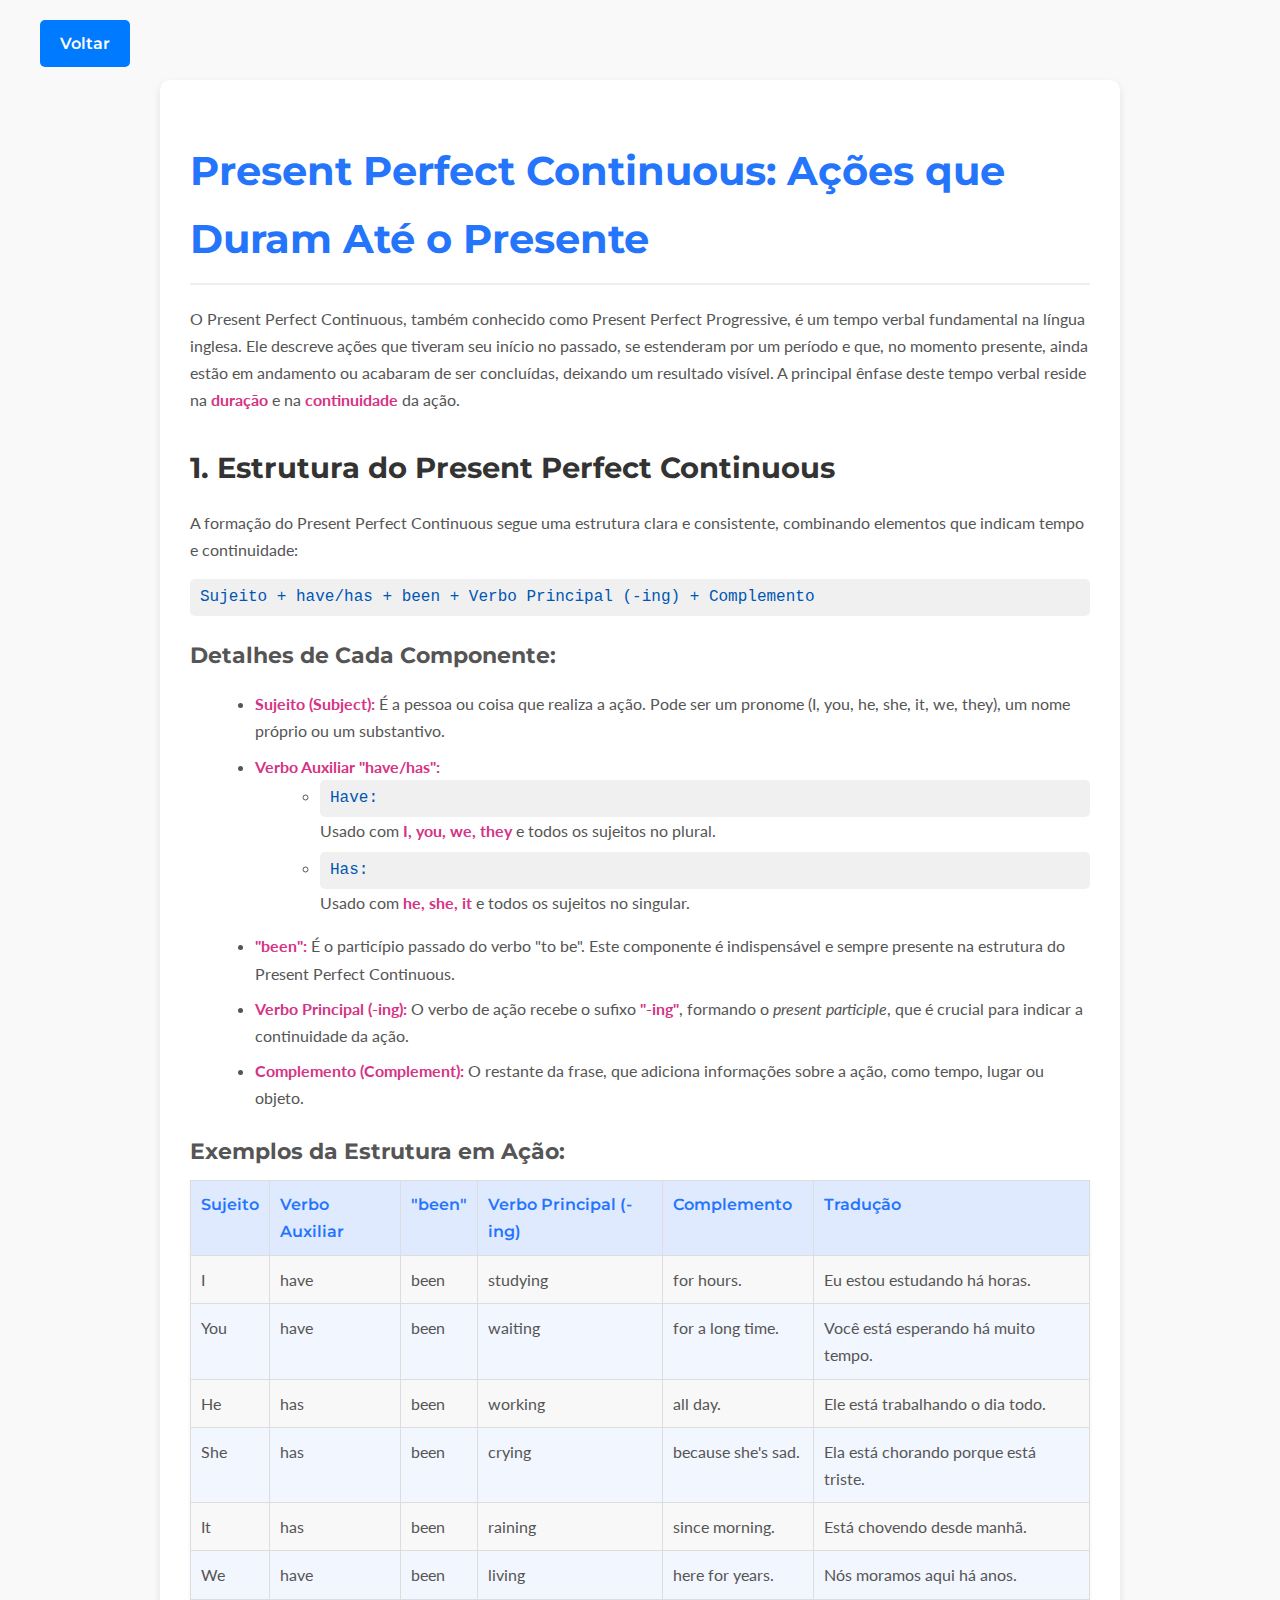
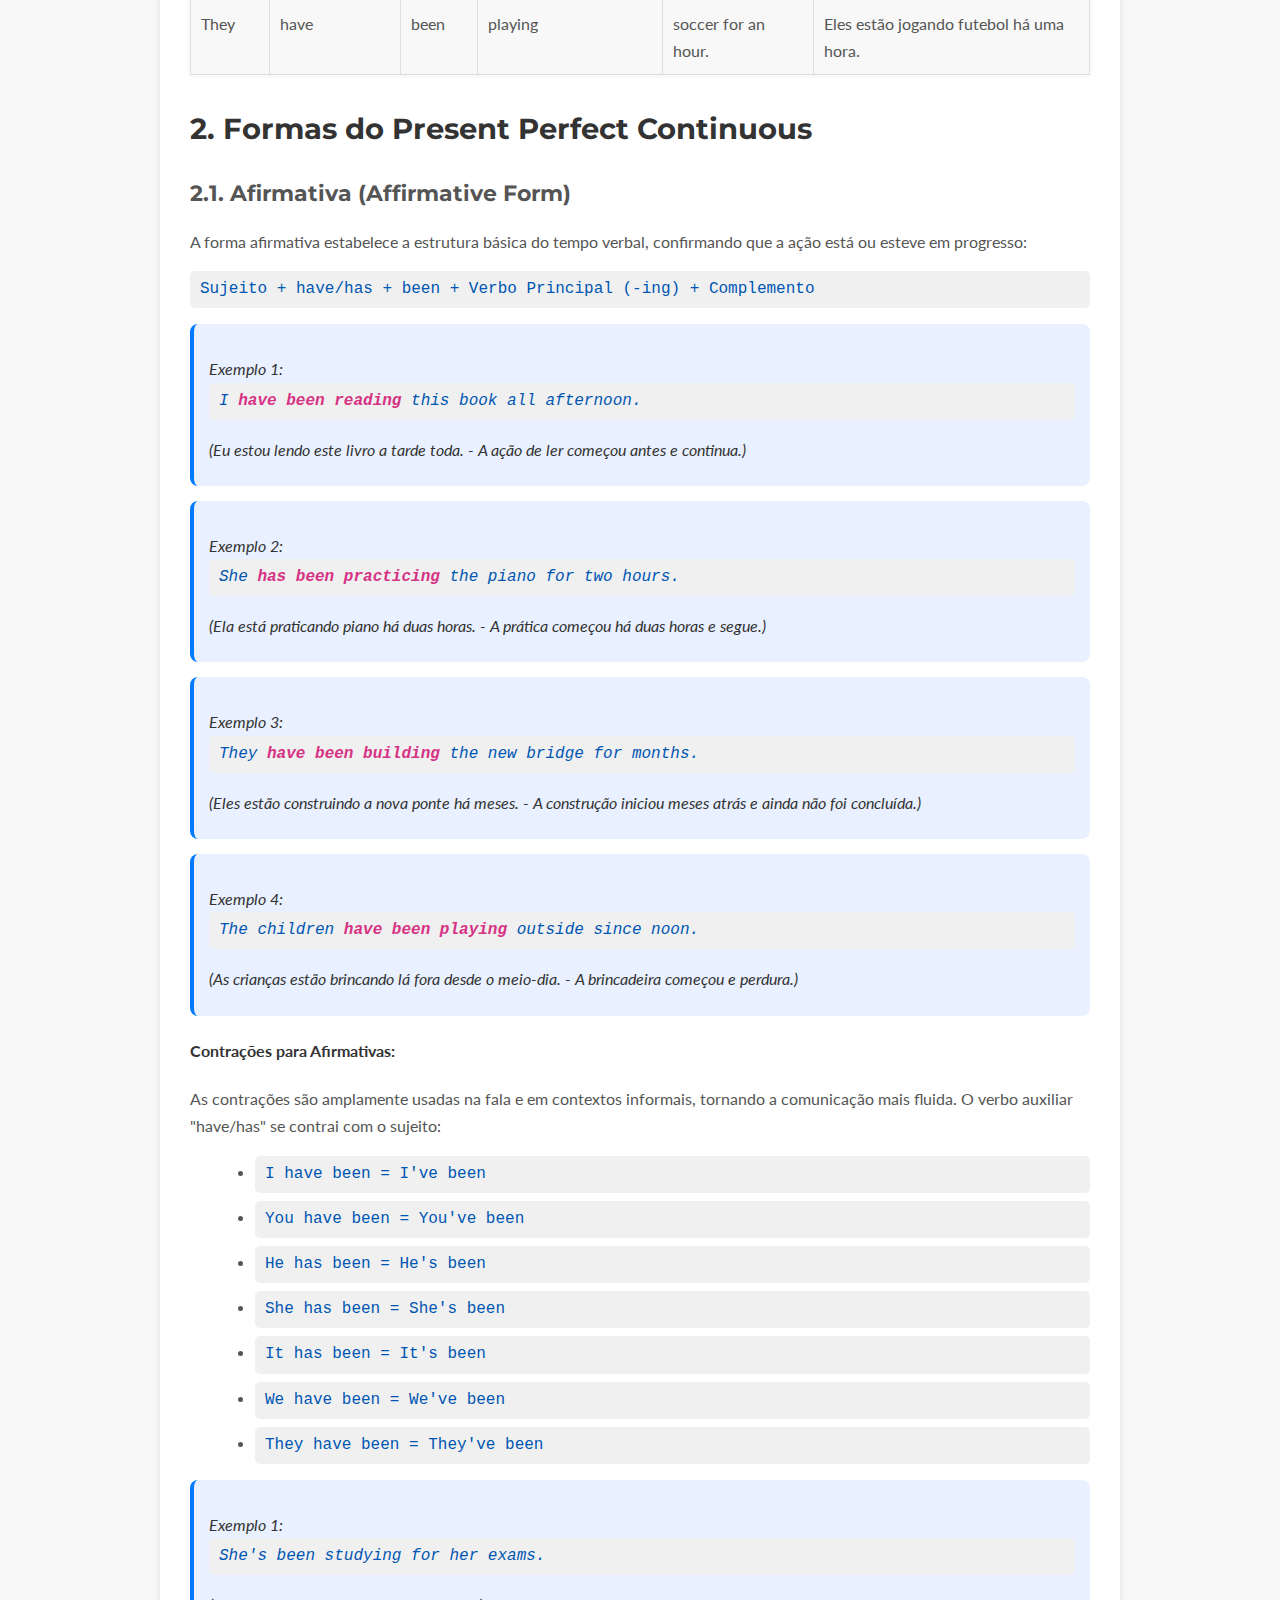
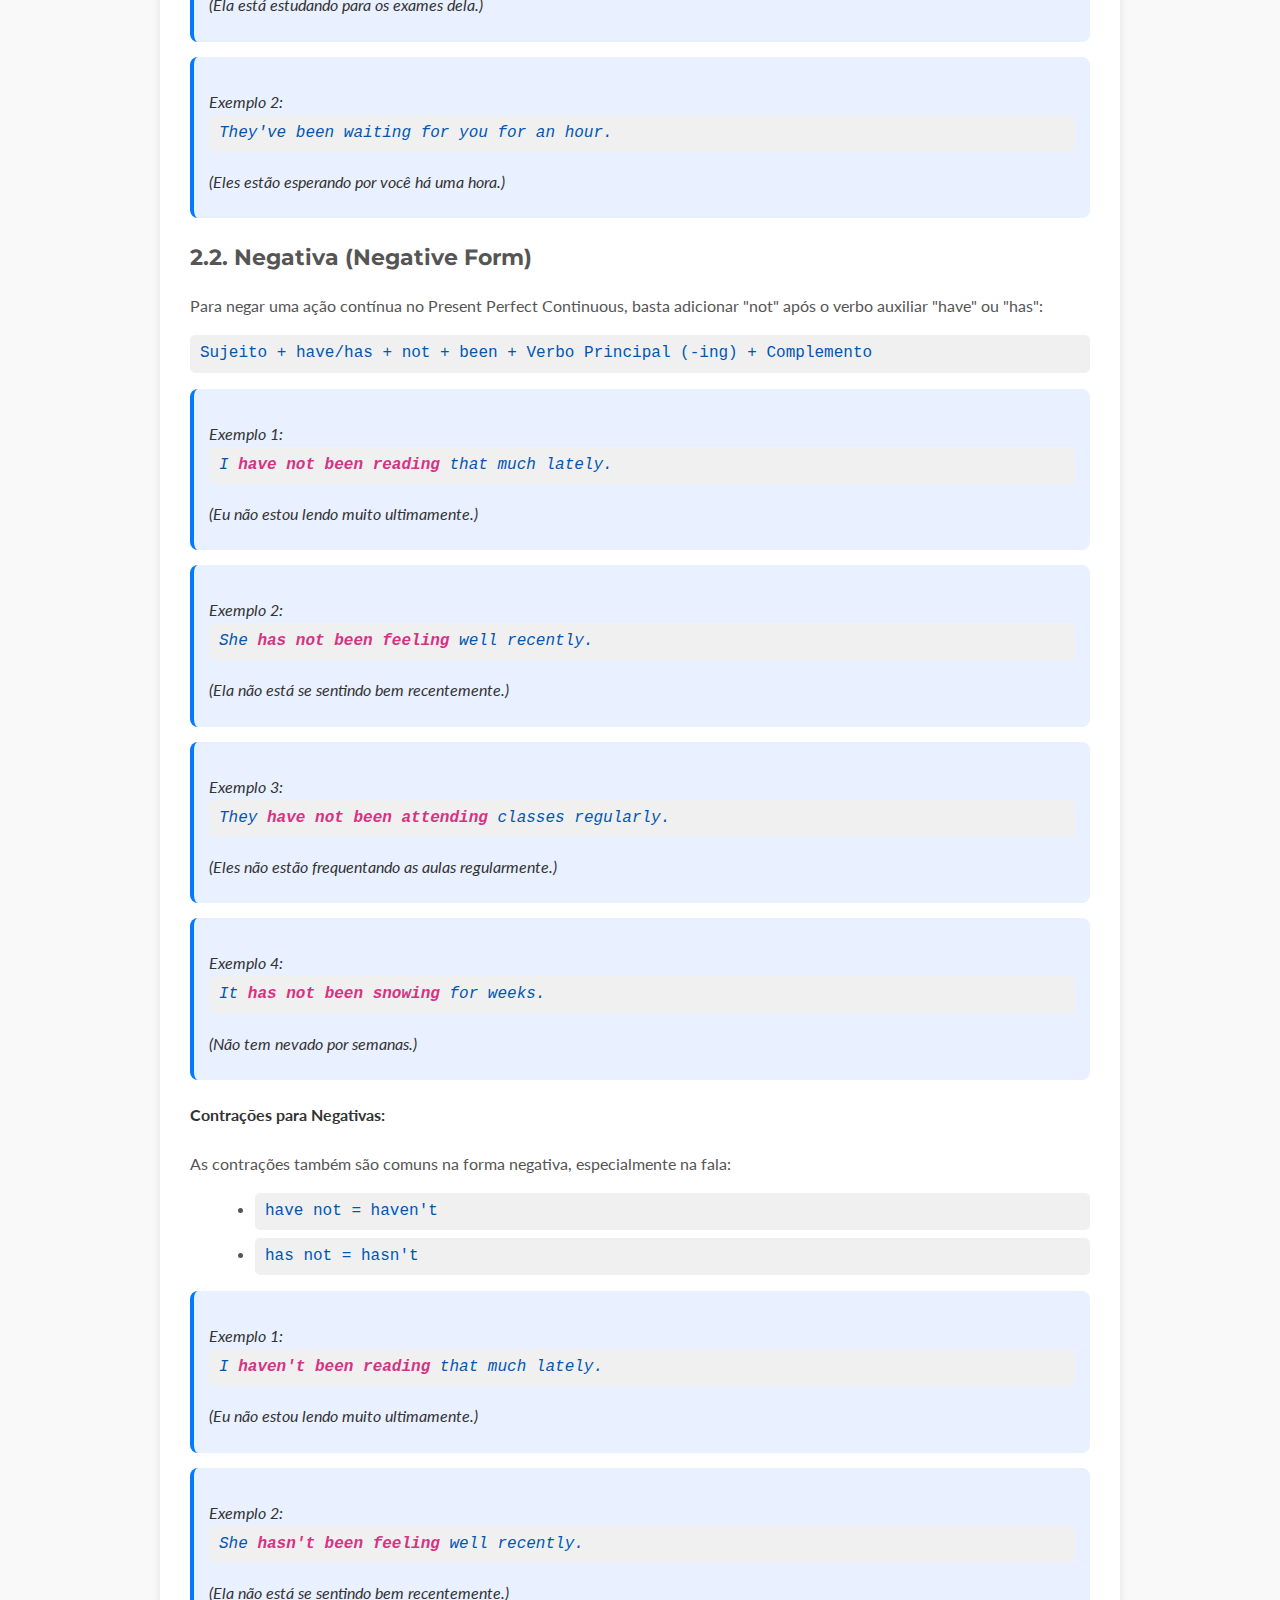
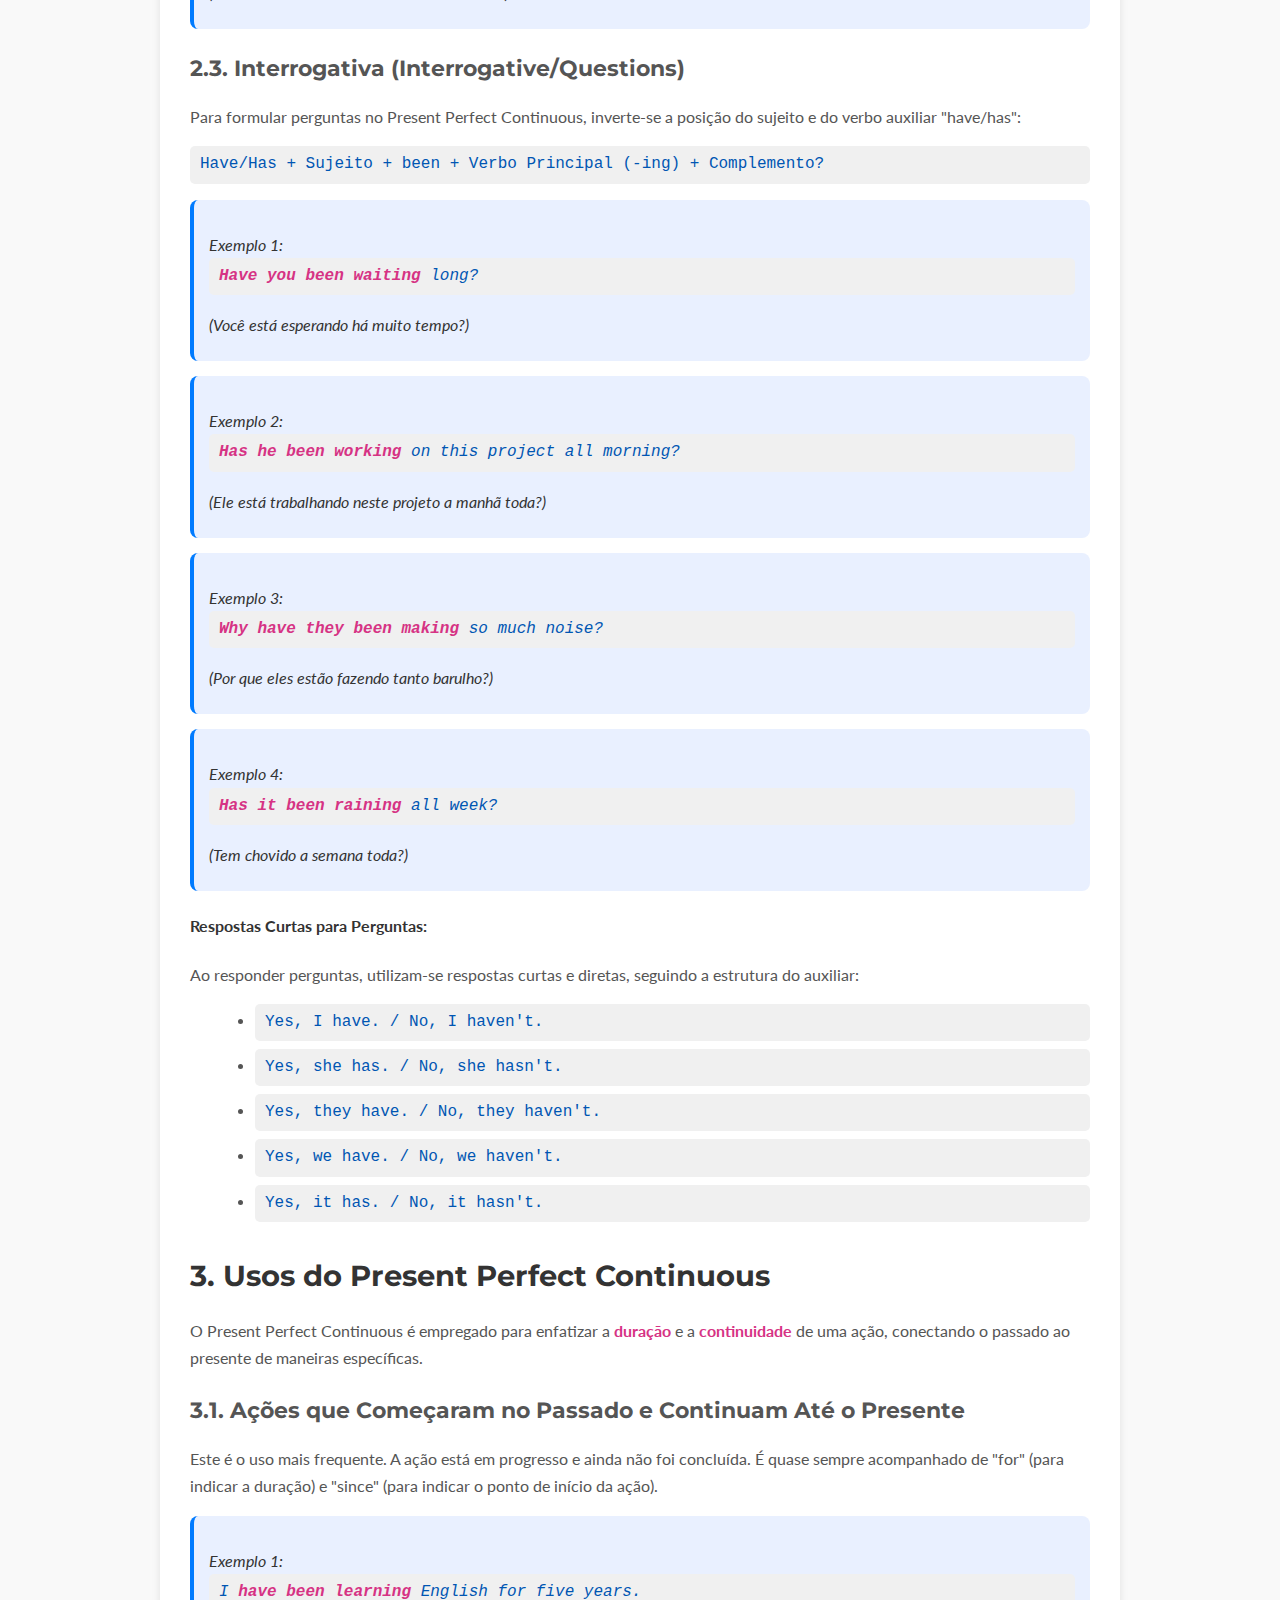
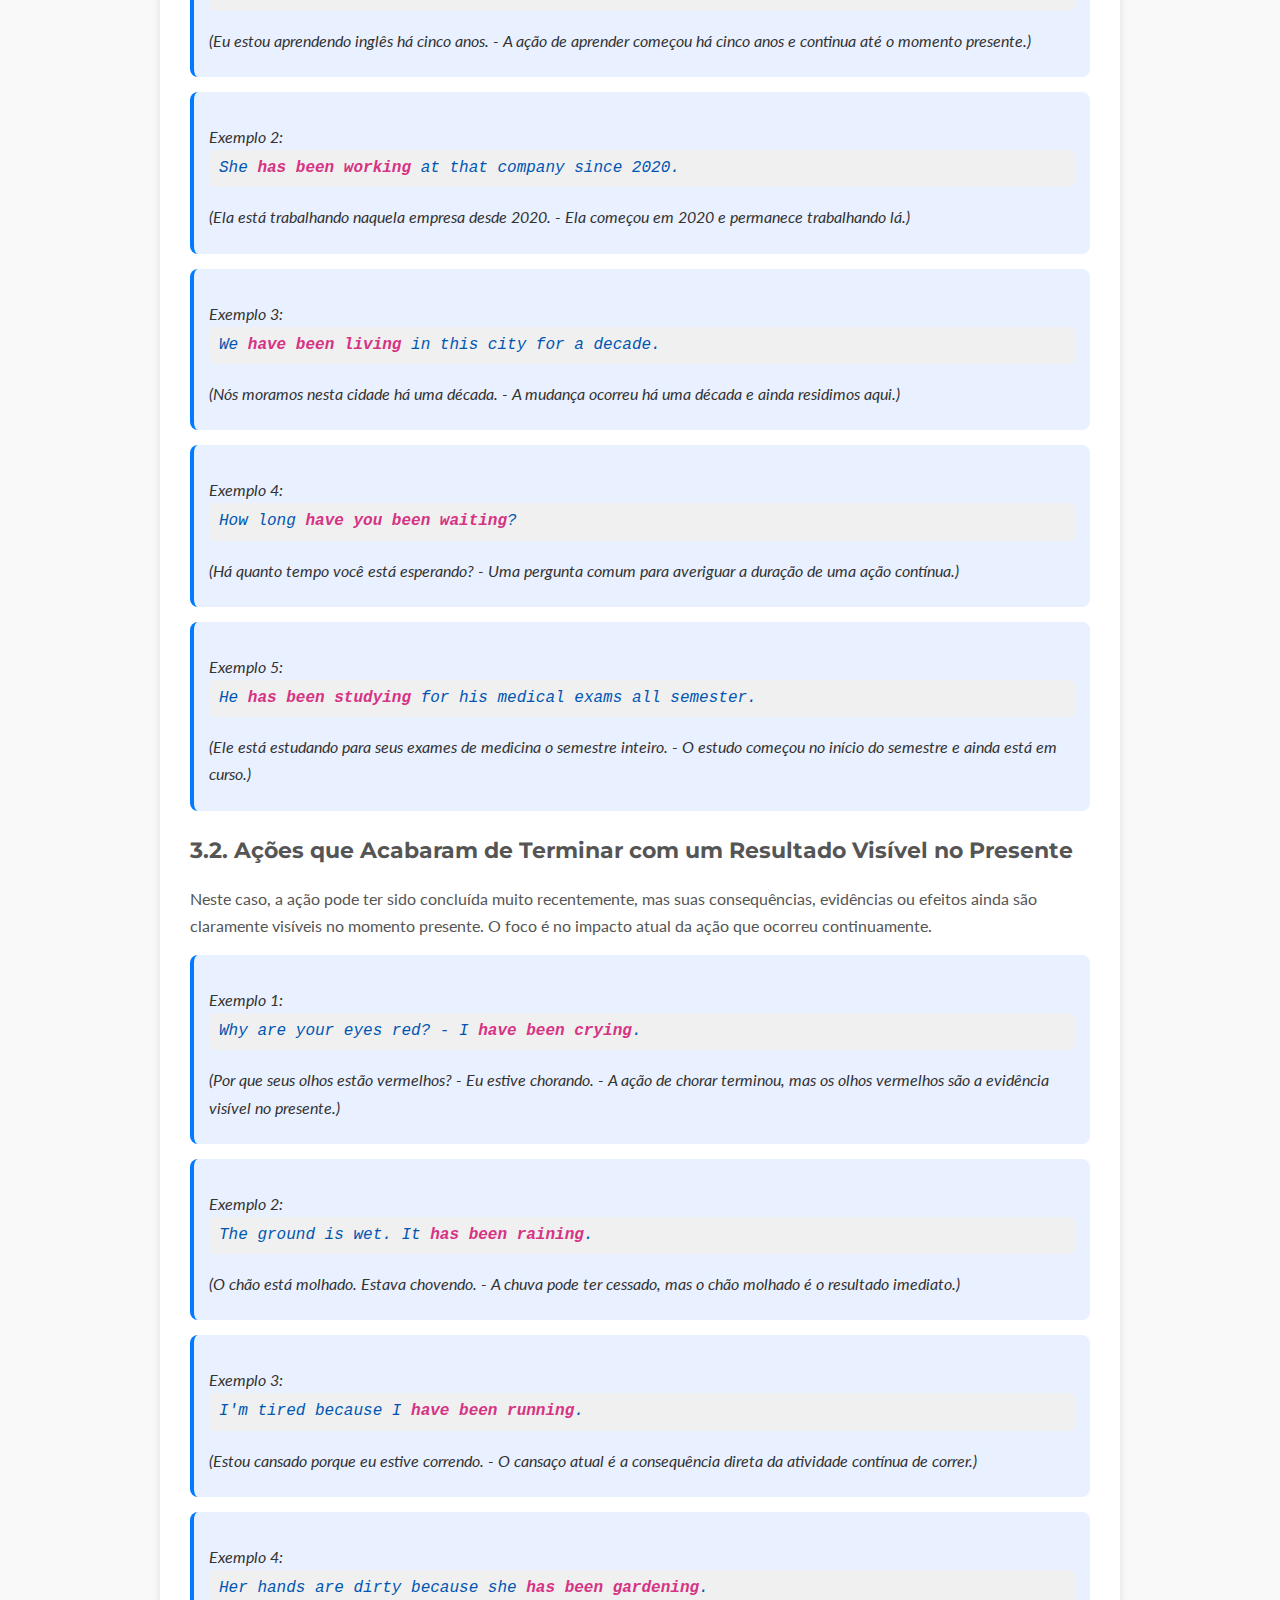
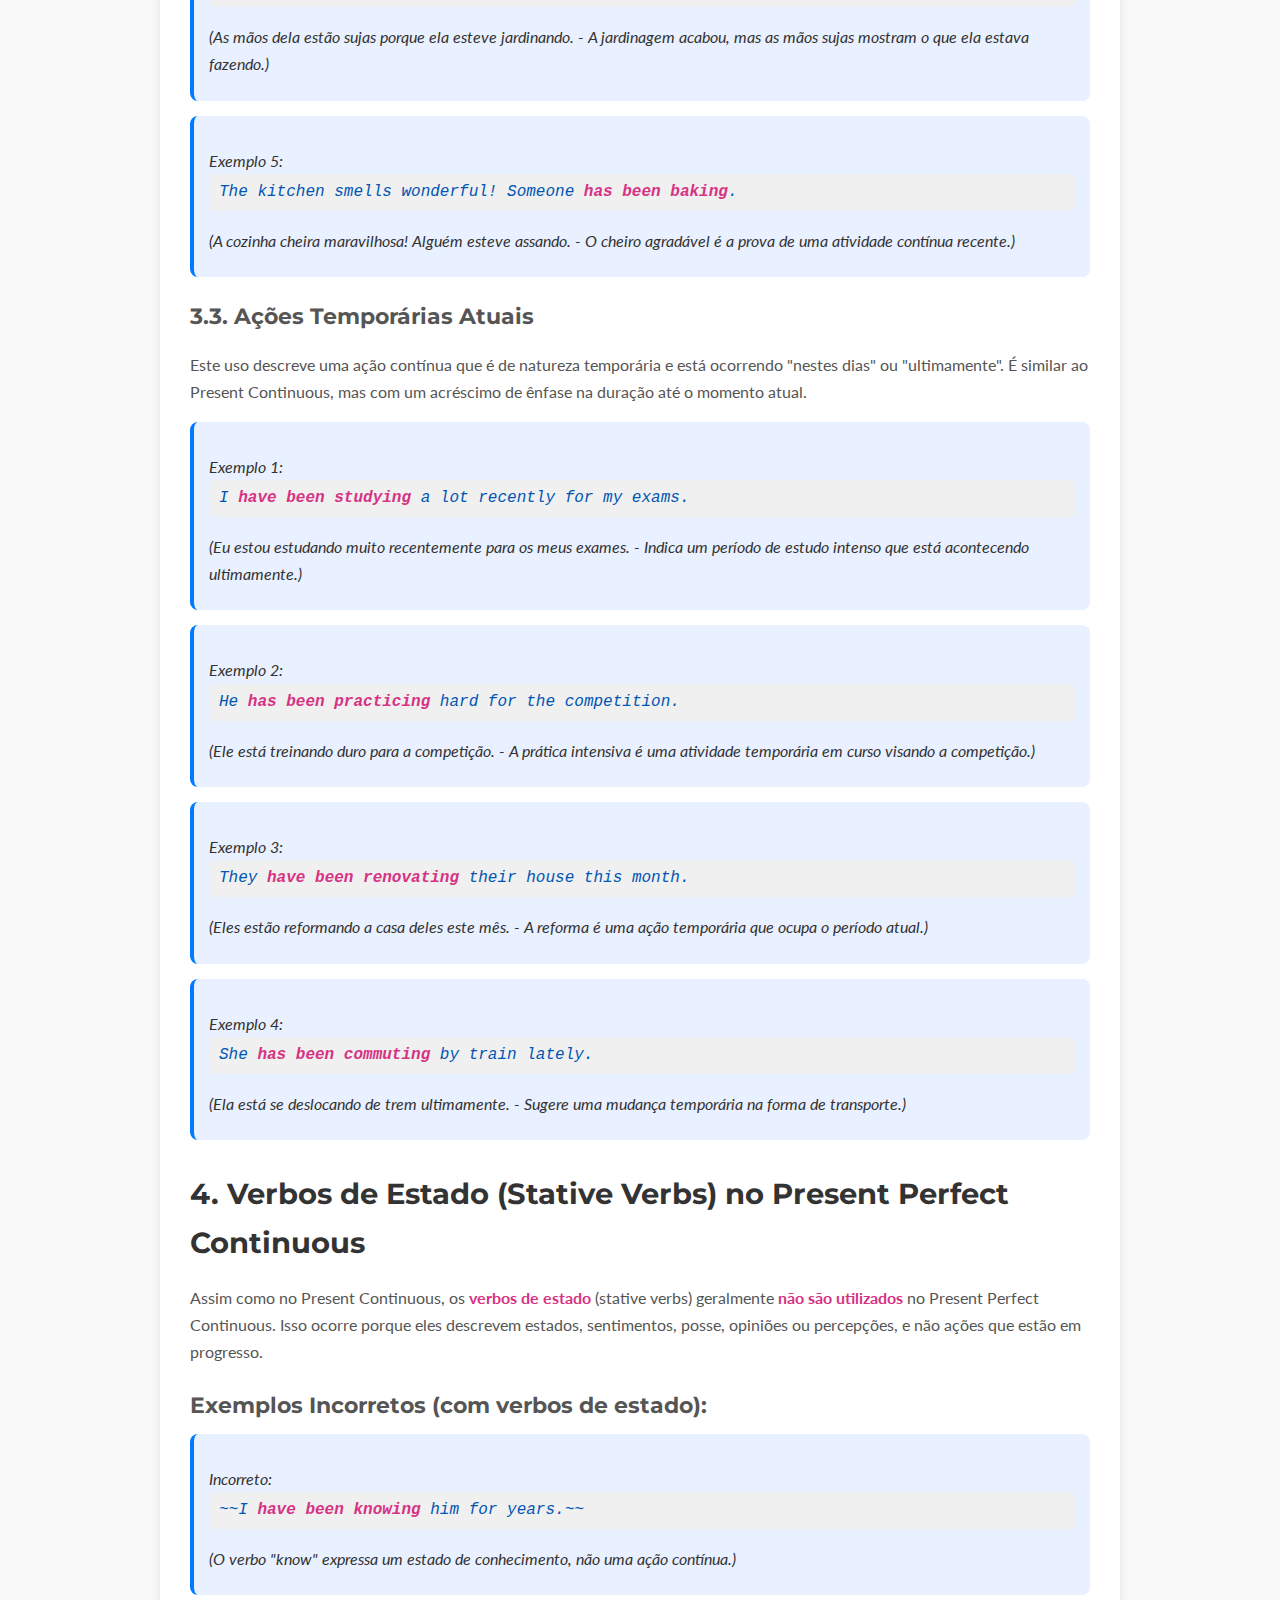
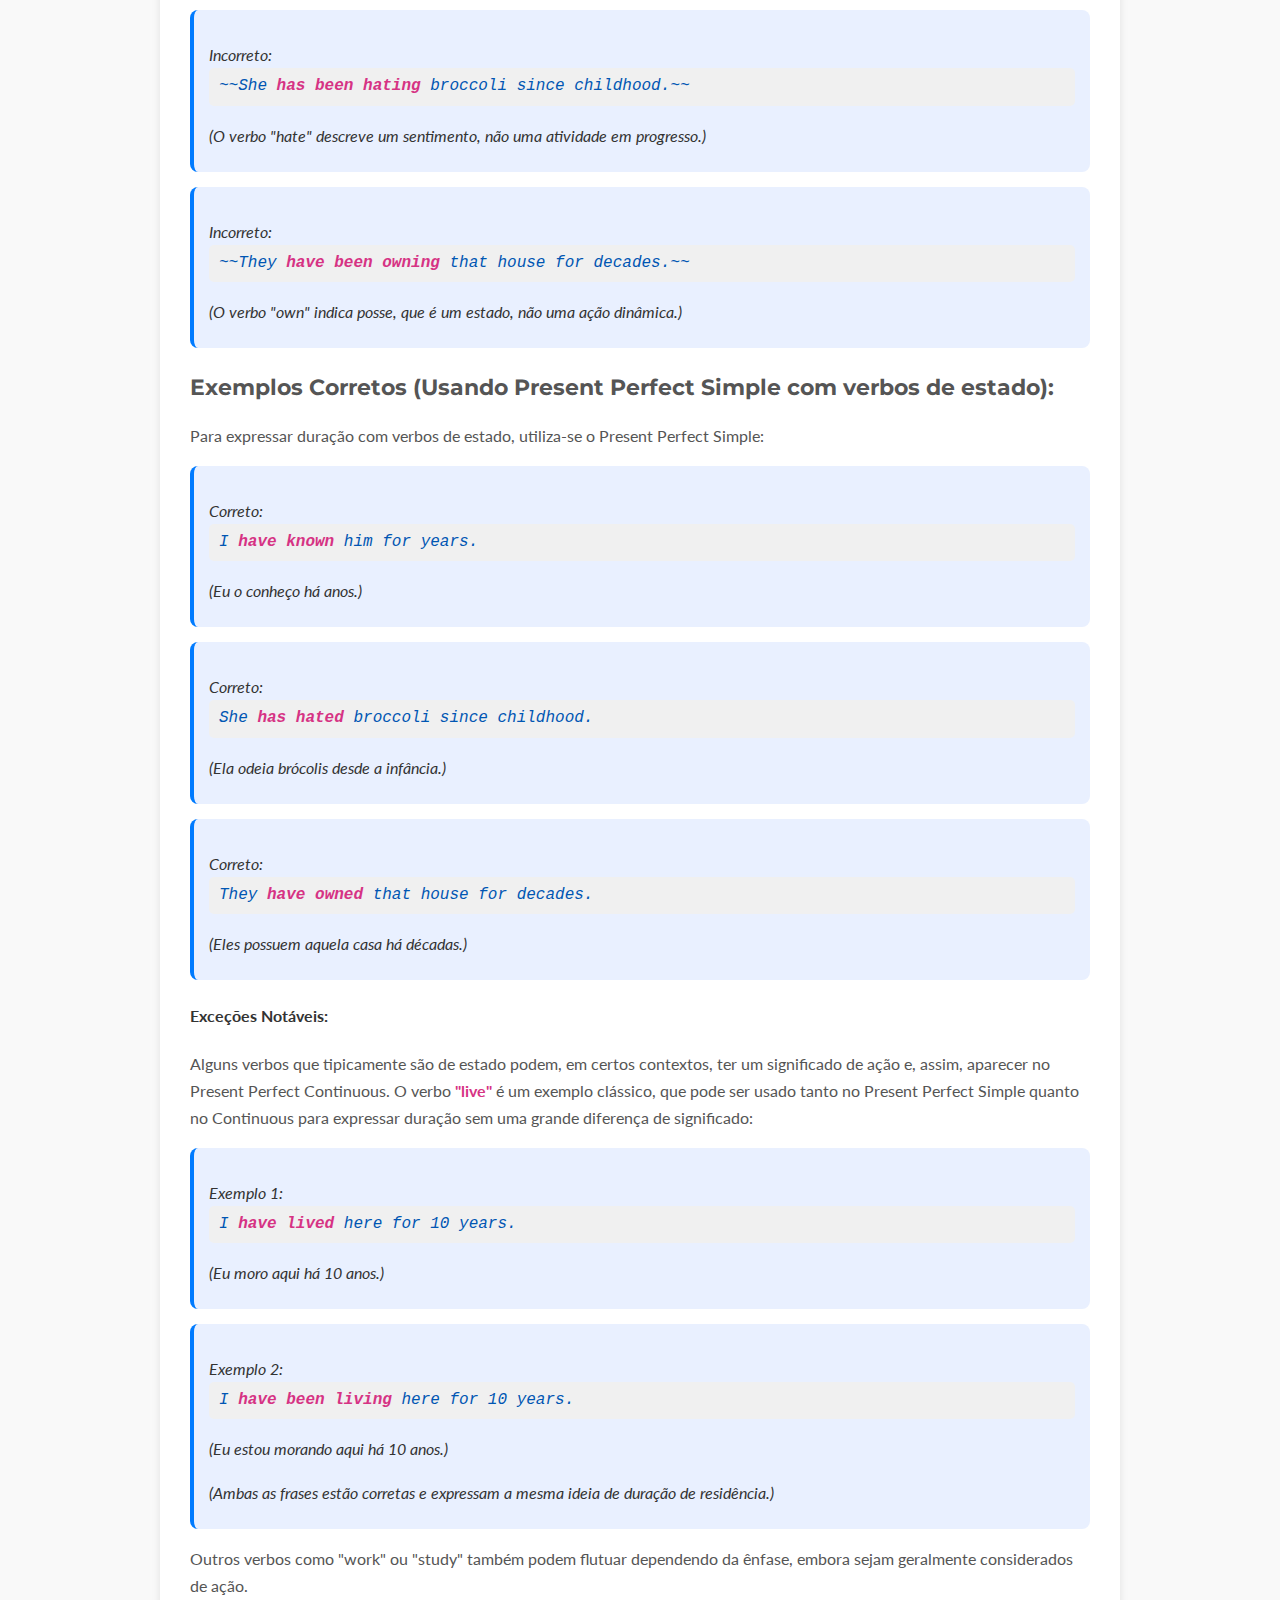
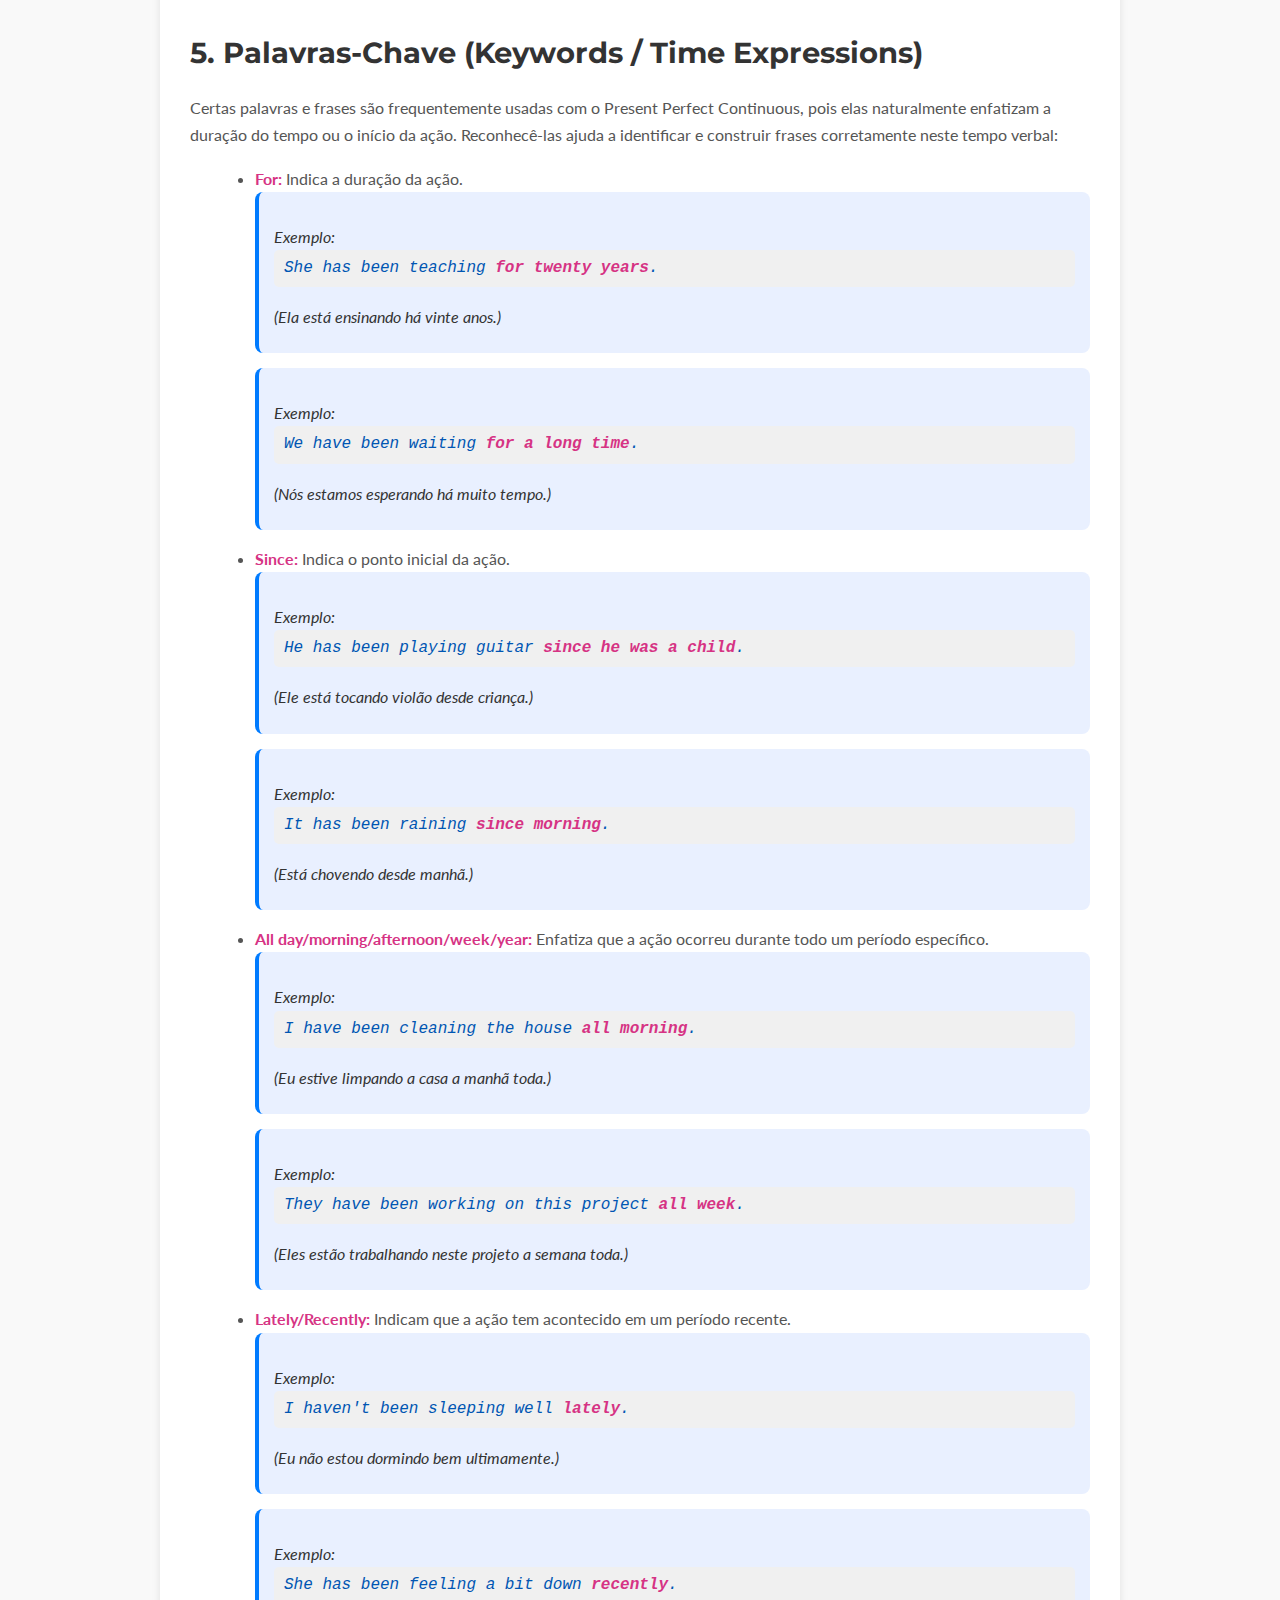
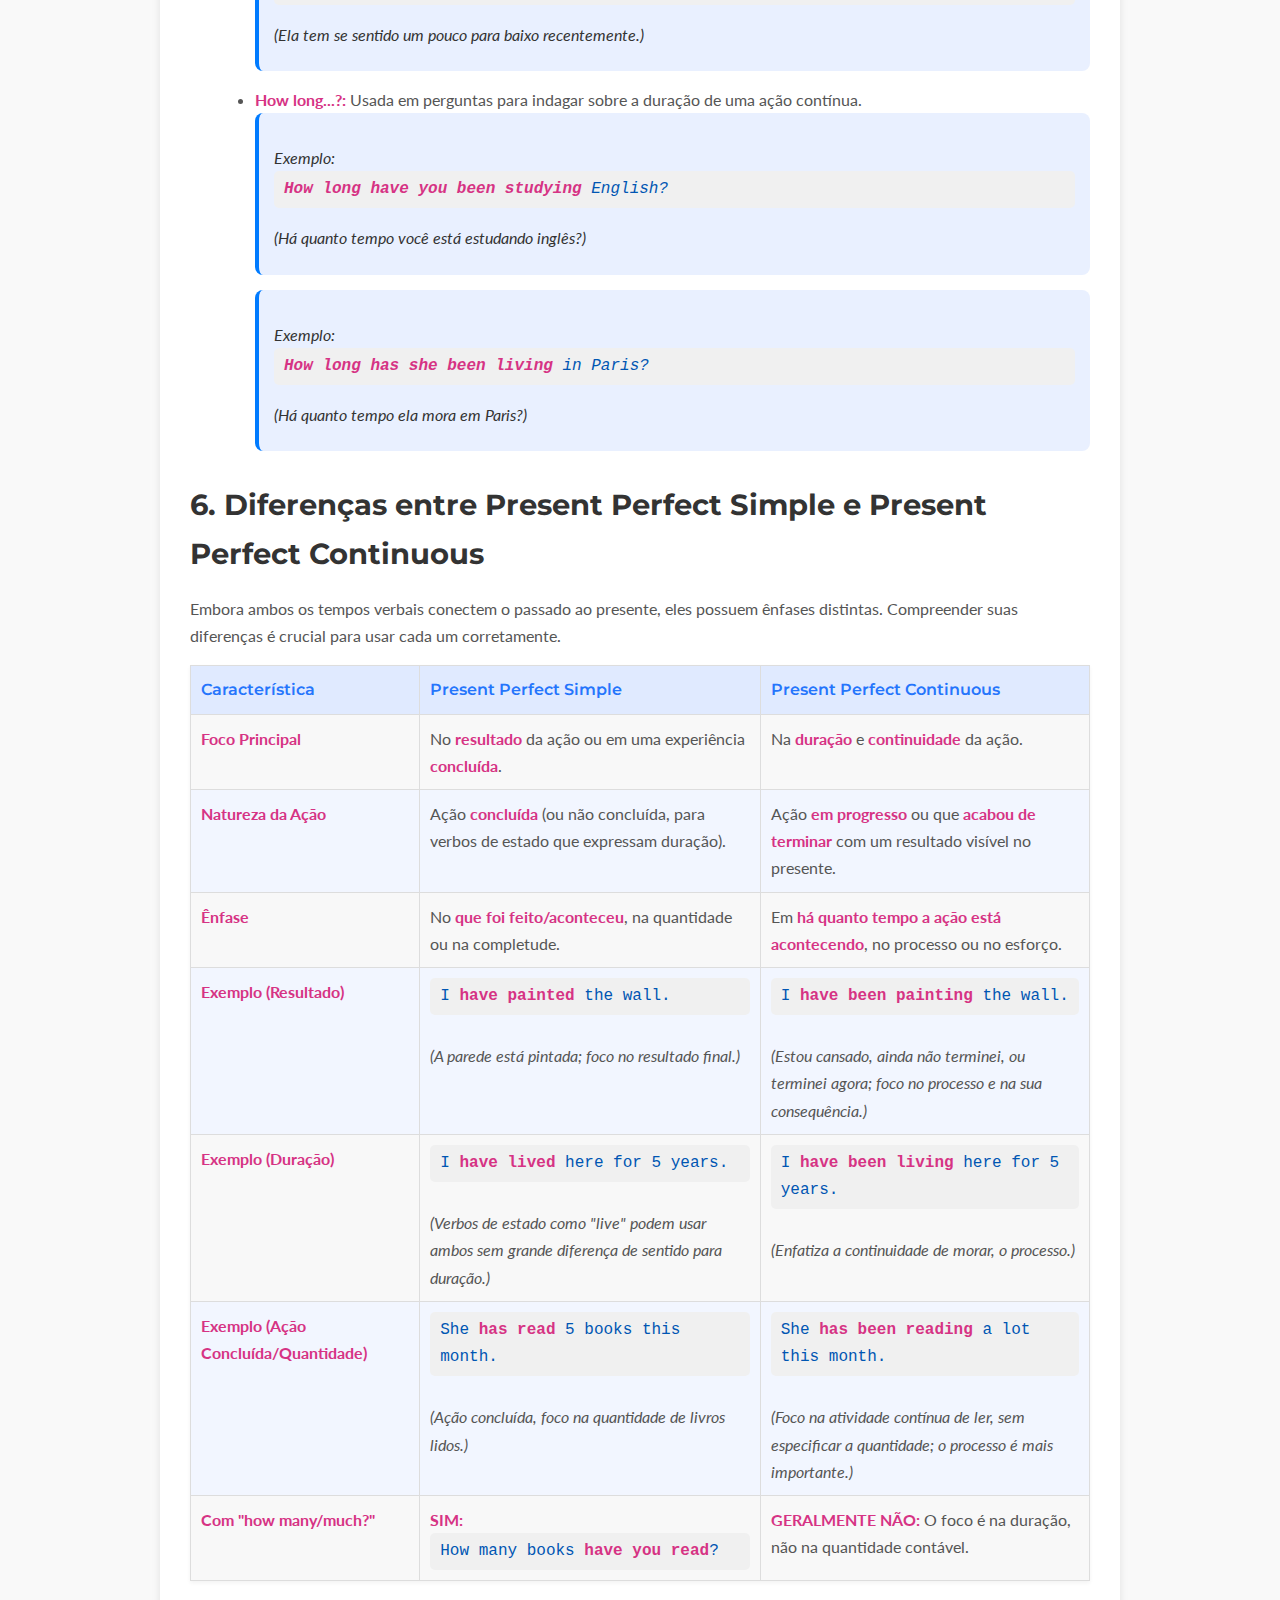
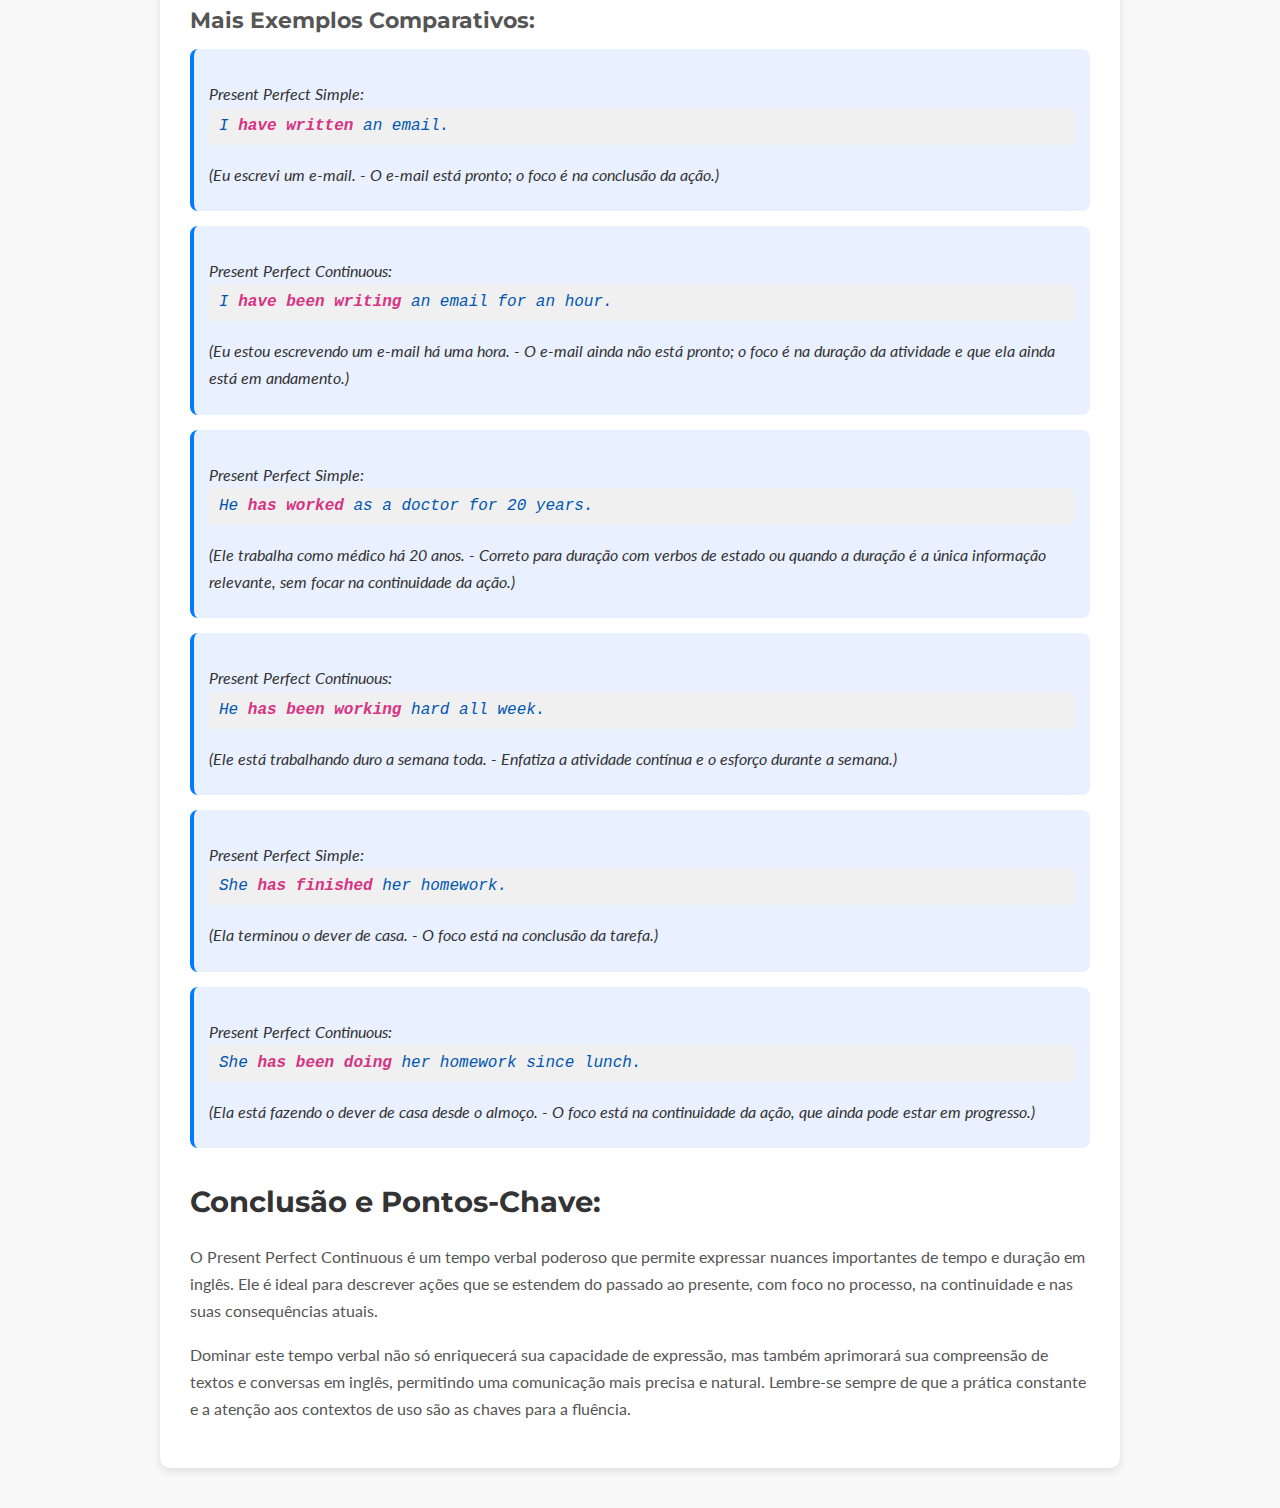
<file: teoria/present-perfect-continuous.html>
<!DOCTYPE html>
<html lang="pt-br">
<head>
    <meta charset="UTF-8">
    <meta name="viewport" content="width=device-width, initial-scale=1.0">
    <title>Present Perfect Continuous: Ações que Duram Até o Presente</title>
    <meta name="description" content="Guia completo e didático sobre o Present Perfect Continuous, cobrindo estrutura, usos, exemplos práticos, contrações e diferenças com outros tempos verbais.">
    <link href="https://fonts.googleapis.com/css2?family=Montserrat:wght@400;600;700&family=Lato:wght@300;400&display=swap" rel="stylesheet">
    <style>
        body {
            font-family: 'Lato', sans-serif;
            line-height: 1.7;
            margin: 0;
            color: #333;
            background-color: #f9f9f9;
        }
        .back-button {
            display: inline-block;
            position: fixed; /* Fixa o botão no topo */
            top: 20px;
            left: 40px;
            padding: 10px 20px;
            background-color: #007bff; /* Cor do botão */
            color: white;
            text-decoration: none;
            border-radius: 5px;
            font-family: 'Montserrat', sans-serif;
            font-weight: 600;
            transition: background-color 0.3s ease;
            z-index: 1000; /* Garante que o botão fique acima de outros elementos */
        }
        .back-button:hover {
            background-color: #0056b3;
        }
        .container-content {
            max-width: 900px;
            margin: 40px auto;
            padding: 30px;
            background-color: #ffffff;
            border-radius: 10px;
            box-shadow: 0 4px 8px rgba(0,0,0,0.1);
            margin-top: 80px; /* Espaço para o botão fixo */
        }
        h1 {
            font-family: 'Montserrat', sans-serif;
            color: #2575fc; /* Azul dos seus títulos principais */
            font-size: 2.5em;
            border-bottom: 2px solid #eee;
            padding-bottom: 10px;
            margin-bottom: 20px;
        }
        h2 {
            font-family: 'Montserrat', sans-serif;
            color: #333; /* Cor para subtítulos importantes */
            font-size: 1.8em;
            margin-top: 30px;
            margin-bottom: 15px;
        }
        h3 {
            font-family: 'Montserrat', sans-serif;
            color: #555; /* Cor para subtítulos menores */
            font-size: 1.4em;
            margin-top: 20px;
            margin-bottom: 10px;
        }
        p {
            margin-bottom: 1em;
            color: #555; /* Cor para o texto dos parágrafos */
        }
        ul, ol {
            margin-left: 25px;
            margin-bottom: 1em;
            color: #555;
        }
        li {
            margin-bottom: 0.5em;
        }
        .example-block {
            background-color: #e9f0ff; /* Fundo azul claro, similar aos itens de lista do seu layout */
            padding: 15px;
            border-left: 4px solid #007bff; /* Borda azul, como a cor dos links */
            border-radius: 8px;
            margin-bottom: 15px;
        }
        .example-block p {
            margin-bottom: 0.5em;
            font-style: italic;
            color: #333;
        }
        .code-example {
            font-family: 'Courier New', monospace;
            background-color: #f0f0f0;
            padding: 5px 10px;
            border-radius: 5px;
            display: block;
            overflow-x: auto;
            color: #0056b3;
        }
        .highlight {
            font-weight: bold;
            color: #d63384; /* Cor de destaque (rosa/roxo) */
        }
        table {
            width: 100%;
            border-collapse: collapse;
            margin-bottom: 20px;
            background-color: #f8f8f8;
            box-shadow: 0 2px 4px rgba(0,0,0,0.05);
        }
        th, td {
            border: 1px solid #ddd;
            padding: 10px;
            text-align: left;
            vertical-align: top;
            color: #555;
        }
        th {
            background-color: #e0eaff;
            font-family: 'Montserrat', sans-serif;
            color: #2575fc;
            font-weight: 600;
        }
        tr:nth-child(even) {
            background-color: #f2f6ff;
        }
    </style>
</head>
<body>
    <a href="../index.html" class="back-button">Voltar</a>
    <div class="container-content">
        <h1>Present Perfect Continuous: Ações que Duram Até o Presente</h1>
        <p>O Present Perfect Continuous, também conhecido como Present Perfect Progressive, é um tempo verbal fundamental na língua inglesa. Ele descreve ações que tiveram seu início no passado, se estenderam por um período e que, no momento presente, ainda estão em andamento ou acabaram de ser concluídas, deixando um resultado visível. A principal ênfase deste tempo verbal reside na <span class="highlight">duração</span> e na <span class="highlight">continuidade</span> da ação.</p>

        <h2>1. Estrutura do Present Perfect Continuous</h2>
        <p>A formação do Present Perfect Continuous segue uma estrutura clara e consistente, combinando elementos que indicam tempo e continuidade:</p>
        <p><span class="code-example">Sujeito + have/has + been + Verbo Principal (-ing) + Complemento</span></p>

        <h3>Detalhes de Cada Componente:</h3>
        <ul>
            <li><span class="highlight">Sujeito (Subject):</span> É a pessoa ou coisa que realiza a ação. Pode ser um pronome (I, you, he, she, it, we, they), um nome próprio ou um substantivo.</li>
            <li><span class="highlight">Verbo Auxiliar "have/has":</span>
                <ul>
                    <li><span class="code-example">Have:</span> Usado com <span class="highlight">I, you, we, they</span> e todos os sujeitos no plural.</li>
                    <li><span class="code-example">Has:</span> Usado com <span class="highlight">he, she, it</span> e todos os sujeitos no singular.</li>
                </ul>
            </li>
            <li><span class="highlight">"been":</span> É o particípio passado do verbo "to be". Este componente é indispensável e sempre presente na estrutura do Present Perfect Continuous.</li>
            <li><span class="highlight">Verbo Principal (-ing):</span> O verbo de ação recebe o sufixo <span class="highlight">"-ing"</span>, formando o <em>present participle</em>, que é crucial para indicar a continuidade da ação.</li>
            <li><span class="highlight">Complemento (Complement):</span> O restante da frase, que adiciona informações sobre a ação, como tempo, lugar ou objeto.</li>
        </ul>

        <h3>Exemplos da Estrutura em Ação:</h3>
        <table>
            <thead>
                <tr>
                    <th>Sujeito</th>
                    <th>Verbo Auxiliar</th>
                    <th>"been"</th>
                    <th>Verbo Principal (-ing)</th>
                    <th>Complemento</th>
                    <th>Tradução</th>
                </tr>
            </thead>
            <tbody>
                <tr>
                    <td>I</td>
                    <td>have</td>
                    <td>been</td>
                    <td>studying</td>
                    <td>for hours.</td>
                    <td>Eu estou estudando há horas.</td>
                </tr>
                <tr>
                    <td>You</td>
                    <td>have</td>
                    <td>been</td>
                    <td>waiting</td>
                    <td>for a long time.</td>
                    <td>Você está esperando há muito tempo.</td>
                </tr>
                <tr>
                    <td>He</td>
                    <td>has</td>
                    <td>been</td>
                    <td>working</td>
                    <td>all day.</td>
                    <td>Ele está trabalhando o dia todo.</td>
                </tr>
                <tr>
                    <td>She</td>
                    <td>has</td>
                    <td>been</td>
                    <td>crying</td>
                    <td>because she's sad.</td>
                    <td>Ela está chorando porque está triste.</td>
                </tr>
                <tr>
                    <td>It</td>
                    <td>has</td>
                    <td>been</td>
                    <td>raining</td>
                    <td>since morning.</td>
                    <td>Está chovendo desde manhã.</td>
                </tr>
                <tr>
                    <td>We</td>
                    <td>have</td>
                    <td>been</td>
                    <td>living</td>
                    <td>here for years.</td>
                    <td>Nós moramos aqui há anos.</td>
                </tr>
                <tr>
                    <td>They</td>
                    <td>have</td>
                    <td>been</td>
                    <td>playing</td>
                    <td>soccer for an hour.</td>
                    <td>Eles estão jogando futebol há uma hora.</td>
                </tr>
            </tbody>
        </table>

        <h2>2. Formas do Present Perfect Continuous</h2>

        <h3>2.1. Afirmativa (Affirmative Form)</h3>
        <p>A forma afirmativa estabelece a estrutura básica do tempo verbal, confirmando que a ação está ou esteve em progresso:</p>
        <p><span class="code-example">Sujeito + have/has + been + Verbo Principal (-ing) + Complemento</span></p>
        <div class="example-block">
            <p>Exemplo 1: <span class="code-example">I <span class="highlight">have been reading</span> this book all afternoon.</span></p>
            <p><i>(Eu estou lendo este livro a tarde toda. - A ação de ler começou antes e continua.)</i></p>
        </div>
        <div class="example-block">
            <p>Exemplo 2: <span class="code-example">She <span class="highlight">has been practicing</span> the piano for two hours.</span></p>
            <p><i>(Ela está praticando piano há duas horas. - A prática começou há duas horas e segue.)</i></p>
        </div>
        <div class="example-block">
            <p>Exemplo 3: <span class="code-example">They <span class="highlight">have been building</span> the new bridge for months.</span></p>
            <p><i>(Eles estão construindo a nova ponte há meses. - A construção iniciou meses atrás e ainda não foi concluída.)</i></p>
        </div>
        <div class="example-block">
            <p>Exemplo 4: <span class="code-example">The children <span class="highlight">have been playing</span> outside since noon.</span></p>
            <p><i>(As crianças estão brincando lá fora desde o meio-dia. - A brincadeira começou e perdura.)</i></p>
        </div>

        <h4>Contrações para Afirmativas:</h4>
        <p>As contrações são amplamente usadas na fala e em contextos informais, tornando a comunicação mais fluida. O verbo auxiliar "have/has" se contrai com o sujeito:</p>
        <ul>
            <li><span class="code-example">I have been = I've been</span></li>
            <li><span class="code-example">You have been = You've been</span></li>
            <li><span class="code-example">He has been = He's been</span></li>
            <li><span class="code-example">She has been = She's been</span></li>
            <li><span class="code-example">It has been = It's been</span></li>
            <li><span class="code-example">We have been = We've been</span></li>
            <li><span class="code-example">They have been = They've been</span></li>
        </ul>
        <div class="example-block">
            <p>Exemplo 1: <span class="code-example">She's been studying for her exams.</span></p>
            <p><i>(Ela está estudando para os exames dela.)</i></p>
        </div>
        <div class="example-block">
            <p>Exemplo 2: <span class="code-example">They've been waiting for you for an hour.</span></p>
            <p><i>(Eles estão esperando por você há uma hora.)</i></p>
        </div>

        <h3>2.2. Negativa (Negative Form)</h3>
        <p>Para negar uma ação contínua no Present Perfect Continuous, basta adicionar "not" após o verbo auxiliar "have" ou "has":</p>
        <p><span class="code-example">Sujeito + have/has + not + been + Verbo Principal (-ing) + Complemento</span></p>
        <div class="example-block">
            <p>Exemplo 1: <span class="code-example">I <span class="highlight">have not been reading</span> that much lately.</span></p>
            <p><i>(Eu não estou lendo muito ultimamente.)</i></p>
        </div>
        <div class="example-block">
            <p>Exemplo 2: <span class="code-example">She <span class="highlight">has not been feeling</span> well recently.</span></p>
            <p><i>(Ela não está se sentindo bem recentemente.)</i></p>
        </div>
        <div class="example-block">
            <p>Exemplo 3: <span class="code-example">They <span class="highlight">have not been attending</span> classes regularly.</span></p>
            <p><i>(Eles não estão frequentando as aulas regularmente.)</i></p>
        </div>
        <div class="example-block">
            <p>Exemplo 4: <span class="code-example">It <span class="highlight">has not been snowing</span> for weeks.</span></p>
            <p><i>(Não tem nevado por semanas.)</i></p>
        </div>

        <h4>Contrações para Negativas:</h4>
        <p>As contrações também são comuns na forma negativa, especialmente na fala:</p>
        <ul>
            <li><span class="code-example">have not = haven't</span></li>
            <li><span class="code-example">has not = hasn't</span></li>
        </ul>
        <div class="example-block">
            <p>Exemplo 1: <span class="code-example">I <span class="highlight">haven't been reading</span> that much lately.</span></p>
            <p><i>(Eu não estou lendo muito ultimamente.)</i></p>
        </div>
        <div class="example-block">
            <p>Exemplo 2: <span class="code-example">She <span class="highlight">hasn't been feeling</span> well recently.</span></p>
            <p><i>(Ela não está se sentindo bem recentemente.)</i></p>
        </div>

        <h3>2.3. Interrogativa (Interrogative/Questions)</h3>
        <p>Para formular perguntas no Present Perfect Continuous, inverte-se a posição do sujeito e do verbo auxiliar "have/has":</p>
        <p><span class="code-example">Have/Has + Sujeito + been + Verbo Principal (-ing) + Complemento?</span></p>
        <div class="example-block">
            <p>Exemplo 1: <span class="code-example"><span class="highlight">Have you been waiting</span> long?</span></p>
            <p><i>(Você está esperando há muito tempo?)</i></p>
        </div>
        <div class="example-block">
            <p>Exemplo 2: <span class="code-example"><span class="highlight">Has he been working</span> on this project all morning?</span></p>
            <p><i>(Ele está trabalhando neste projeto a manhã toda?)</i></p>
        </div>
        <div class="example-block">
            <p>Exemplo 3: <span class="code-example"><span class="highlight">Why have they been making</span> so much noise?</span></p>
            <p><i>(Por que eles estão fazendo tanto barulho?)</i></p>
        </div>
        <div class="example-block">
            <p>Exemplo 4: <span class="code-example"><span class="highlight">Has it been raining</span> all week?</span></p>
            <p><i>(Tem chovido a semana toda?)</i></p>
        </div>

        <h4>Respostas Curtas para Perguntas:</h4>
        <p>Ao responder perguntas, utilizam-se respostas curtas e diretas, seguindo a estrutura do auxiliar:</p>
        <ul>
            <li><span class="code-example">Yes, I have. / No, I haven't.</span></li>
            <li><span class="code-example">Yes, she has. / No, she hasn't.</span></li>
            <li><span class="code-example">Yes, they have. / No, they haven't.</span></li>
            <li><span class="code-example">Yes, we have. / No, we haven't.</span></li>
            <li><span class="code-example">Yes, it has. / No, it hasn't.</span></li>
        </ul>

        <h2>3. Usos do Present Perfect Continuous</h2>
        <p>O Present Perfect Continuous é empregado para enfatizar a <span class="highlight">duração</span> e a <span class="highlight">continuidade</span> de uma ação, conectando o passado ao presente de maneiras específicas.</p>

        <h3>3.1. Ações que Começaram no Passado e Continuam Até o Presente</h3>
        <p>Este é o uso mais frequente. A ação está em progresso e ainda não foi concluída. É quase sempre acompanhado de "for" (para indicar a duração) e "since" (para indicar o ponto de início da ação).</p>
        <div class="example-block">
            <p>Exemplo 1: <span class="code-example">I <span class="highlight">have been learning</span> English for five years.</span></p>
            <p><i>(Eu estou aprendendo inglês há cinco anos. - A ação de aprender começou há cinco anos e continua até o momento presente.)</i></p>
        </div>
        <div class="example-block">
            <p>Exemplo 2: <span class="code-example">She <span class="highlight">has been working</span> at that company since 2020.</span></p>
            <p><i>(Ela está trabalhando naquela empresa desde 2020. - Ela começou em 2020 e permanece trabalhando lá.)</i></p>
        </div>
        <div class="example-block">
            <p>Exemplo 3: <span class="code-example">We <span class="highlight">have been living</span> in this city for a decade.</span></p>
            <p><i>(Nós moramos nesta cidade há uma década. - A mudança ocorreu há uma década e ainda residimos aqui.)</i></p>
        </div>
        <div class="example-block">
            <p>Exemplo 4: <span class="code-example">How long <span class="highlight">have you been waiting</span>?</span></p>
            <p><i>(Há quanto tempo você está esperando? - Uma pergunta comum para averiguar a duração de uma ação contínua.)</i></p>
        </div>
        <div class="example-block">
            <p>Exemplo 5: <span class="code-example">He <span class="highlight">has been studying</span> for his medical exams all semester.</span></p>
            <p><i>(Ele está estudando para seus exames de medicina o semestre inteiro. - O estudo começou no início do semestre e ainda está em curso.)</i></p>
        </div>

        <h3>3.2. Ações que Acabaram de Terminar com um Resultado Visível no Presente</h3>
        <p>Neste caso, a ação pode ter sido concluída muito recentemente, mas suas consequências, evidências ou efeitos ainda são claramente visíveis no momento presente. O foco é no impacto atual da ação que ocorreu continuamente.</p>
        <div class="example-block">
            <p>Exemplo 1: <span class="code-example">Why are your eyes red? - I <span class="highlight">have been crying</span>.</span></p>
            <p><i>(Por que seus olhos estão vermelhos? - Eu estive chorando. - A ação de chorar terminou, mas os olhos vermelhos são a evidência visível no presente.)</i></p>
        </div>
        <div class="example-block">
            <p>Exemplo 2: <span class="code-example">The ground is wet. It <span class="highlight">has been raining</span>.</span></p>
            <p><i>(O chão está molhado. Estava chovendo. - A chuva pode ter cessado, mas o chão molhado é o resultado imediato.)</i></p>
        </div>
        <div class="example-block">
            <p>Exemplo 3: <span class="code-example">I'm tired because I <span class="highlight">have been running</span>.</span></p>
            <p><i>(Estou cansado porque eu estive correndo. - O cansaço atual é a consequência direta da atividade contínua de correr.)</i></p>
        </div>
        <div class="example-block">
            <p>Exemplo 4: <span class="code-example">Her hands are dirty because she <span class="highlight">has been gardening</span>.</span></p>
            <p><i>(As mãos dela estão sujas porque ela esteve jardinando. - A jardinagem acabou, mas as mãos sujas mostram o que ela estava fazendo.)</i></p>
        </div>
        <div class="example-block">
            <p>Exemplo 5: <span class="code-example">The kitchen smells wonderful! Someone <span class="highlight">has been baking</span>.</span></p>
            <p><i>(A cozinha cheira maravilhosa! Alguém esteve assando. - O cheiro agradável é a prova de uma atividade contínua recente.)</i></p>
        </div>

        <h3>3.3. Ações Temporárias Atuais</h3>
        <p>Este uso descreve uma ação contínua que é de natureza temporária e está ocorrendo "nestes dias" ou "ultimamente". É similar ao Present Continuous, mas com um acréscimo de ênfase na duração até o momento atual.</p>
        <div class="example-block">
            <p>Exemplo 1: <span class="code-example">I <span class="highlight">have been studying</span> a lot recently for my exams.</span></p>
            <p><i>(Eu estou estudando muito recentemente para os meus exames. - Indica um período de estudo intenso que está acontecendo ultimamente.)</i></p>
        </div>
        <div class="example-block">
            <p>Exemplo 2: <span class="code-example">He <span class="highlight">has been practicing</span> hard for the competition.</span></p>
            <p><i>(Ele está treinando duro para a competição. - A prática intensiva é uma atividade temporária em curso visando a competição.)</i></p>
        </div>
        <div class="example-block">
            <p>Exemplo 3: <span class="code-example">They <span class="highlight">have been renovating</span> their house this month.</span></p>
            <p><i>(Eles estão reformando a casa deles este mês. - A reforma é uma ação temporária que ocupa o período atual.)</i></p>
        </div>
        <div class="example-block">
            <p>Exemplo 4: <span class="code-example">She <span class="highlight">has been commuting</span> by train lately.</span></p>
            <p><i>(Ela está se deslocando de trem ultimamente. - Sugere uma mudança temporária na forma de transporte.)</i></p>
        </div>

        <h2>4. Verbos de Estado (Stative Verbs) no Present Perfect Continuous</h2>
        <p>Assim como no Present Continuous, os <span class="highlight">verbos de estado</span> (stative verbs) geralmente <span class="highlight">não são utilizados</span> no Present Perfect Continuous. Isso ocorre porque eles descrevem estados, sentimentos, posse, opiniões ou percepções, e não ações que estão em progresso.</p>

        <h3>Exemplos Incorretos (com verbos de estado):</h3>
        <div class="example-block">
            <p>Incorreto: <span class="code-example">~~I <span class="highlight">have been knowing</span> him for years.~~</span></p>
            <p><i>(O verbo "know" expressa um estado de conhecimento, não uma ação contínua.)</i></p>
        </div>
        <div class="example-block">
            <p>Incorreto: <span class="code-example">~~She <span class="highlight">has been hating</span> broccoli since childhood.~~</span></p>
            <p><i>(O verbo "hate" descreve um sentimento, não uma atividade em progresso.)</i></p>
        </div>
        <div class="example-block">
            <p>Incorreto: <span class="code-example">~~They <span class="highlight">have been owning</span> that house for decades.~~</span></p>
            <p><i>(O verbo "own" indica posse, que é um estado, não uma ação dinâmica.)</i></p>
        </div>

        <h3>Exemplos Corretos (Usando Present Perfect Simple com verbos de estado):</h3>
        <p>Para expressar duração com verbos de estado, utiliza-se o Present Perfect Simple:</p>
        <div class="example-block">
            <p>Correto: <span class="code-example">I <span class="highlight">have known</span> him for years.</span></p>
            <p><i>(Eu o conheço há anos.)</i></p>
        </div>
        <div class="example-block">
            <p>Correto: <span class="code-example">She <span class="highlight">has hated</span> broccoli since childhood.</span></p>
            <p><i>(Ela odeia brócolis desde a infância.)</i></p>
        </div>
        <div class="example-block">
            <p>Correto: <span class="code-example">They <span class="highlight">have owned</span> that house for decades.</span></p>
            <p><i>(Eles possuem aquela casa há décadas.)</i></p>
        </div>

        <h4>Exceções Notáveis:</h4>
        <p>Alguns verbos que tipicamente são de estado podem, em certos contextos, ter um significado de ação e, assim, aparecer no Present Perfect Continuous. O verbo <span class="highlight">"live"</span> é um exemplo clássico, que pode ser usado tanto no Present Perfect Simple quanto no Continuous para expressar duração sem uma grande diferença de significado:</p>
        <div class="example-block">
            <p>Exemplo 1: <span class="code-example">I <span class="highlight">have lived</span> here for 10 years.</span></p>
            <p><i>(Eu moro aqui há 10 anos.)</i></p>
        </div>
        <div class="example-block">
            <p>Exemplo 2: <span class="code-example">I <span class="highlight">have been living</span> here for 10 years.</span></p>
            <p><i>(Eu estou morando aqui há 10 anos.)</i></p>
            <p><i>(Ambas as frases estão corretas e expressam a mesma ideia de duração de residência.)</i></p>
        </div>
        <p>Outros verbos como "work" ou "study" também podem flutuar dependendo da ênfase, embora sejam geralmente considerados de ação.</p>

        <h2>5. Palavras-Chave (Keywords / Time Expressions)</h2>
        <p>Certas palavras e frases são frequentemente usadas com o Present Perfect Continuous, pois elas naturalmente enfatizam a duração do tempo ou o início da ação. Reconhecê-las ajuda a identificar e construir frases corretamente neste tempo verbal:</p>
        <ul>
            <li><span class="highlight">For:</span> Indica a duração da ação.
                <div class="example-block">
                    <p>Exemplo: <span class="code-example">She has been teaching <span class="highlight">for twenty years</span>.</span></p>
                    <p><i>(Ela está ensinando há vinte anos.)</i></p>
                </div>
                <div class="example-block">
                    <p>Exemplo: <span class="code-example">We have been waiting <span class="highlight">for a long time</span>.</span></p>
                    <p><i>(Nós estamos esperando há muito tempo.)</i></p>
                </div>
            </li>
            <li><span class="highlight">Since:</span> Indica o ponto inicial da ação.
                <div class="example-block">
                    <p>Exemplo: <span class="code-example">He has been playing guitar <span class="highlight">since he was a child</span>.</span></p>
                    <p><i>(Ele está tocando violão desde criança.)</i></p>
                </div>
                <div class="example-block">
                    <p>Exemplo: <span class="code-example">It has been raining <span class="highlight">since morning</span>.</span></p>
                    <p><i>(Está chovendo desde manhã.)</i></p>
                </div>
            </li>
            <li><span class="highlight">All day/morning/afternoon/week/year:</span> Enfatiza que a ação ocorreu durante todo um período específico.
                <div class="example-block">
                    <p>Exemplo: <span class="code-example">I have been cleaning the house <span class="highlight">all morning</span>.</span></p>
                    <p><i>(Eu estive limpando a casa a manhã toda.)</i></p>
                </div>
                <div class="example-block">
                    <p>Exemplo: <span class="code-example">They have been working on this project <span class="highlight">all week</span>.</span></p>
                    <p><i>(Eles estão trabalhando neste projeto a semana toda.)</i></p>
                </div>
            </li>
            <li><span class="highlight">Lately/Recently:</span> Indicam que a ação tem acontecido em um período recente.
                <div class="example-block">
                    <p>Exemplo: <span class="code-example">I haven't been sleeping well <span class="highlight">lately</span>.</span></p>
                    <p><i>(Eu não estou dormindo bem ultimamente.)</i></p>
                </div>
                <div class="example-block">
                    <p>Exemplo: <span class="code-example">She has been feeling a bit down <span class="highlight">recently</span>.</span></p>
                    <p><i>(Ela tem se sentido um pouco para baixo recentemente.)</i></p>
                </div>
            </li>
            <li><span class="highlight">How long...?:</span> Usada em perguntas para indagar sobre a duração de uma ação contínua.
                <div class="example-block">
                    <p>Exemplo: <span class="code-example"><span class="highlight">How long have you been studying</span> English?</span></p>
                    <p><i>(Há quanto tempo você está estudando inglês?)</i></p>
                </div>
                <div class="example-block">
                    <p>Exemplo: <span class="code-example"><span class="highlight">How long has she been living</span> in Paris?</span></p>
                    <p><i>(Há quanto tempo ela mora em Paris?)</i></p>
                </div>
            </li>
        </ul>

        <h2>6. Diferenças entre Present Perfect Simple e Present Perfect Continuous</h2>
        <p>Embora ambos os tempos verbais conectem o passado ao presente, eles possuem ênfases distintas. Compreender suas diferenças é crucial para usar cada um corretamente.</p>

        <table>
            <thead>
                <tr>
                    <th>Característica</th>
                    <th>Present Perfect Simple</th>
                    <th>Present Perfect Continuous</th>
                </tr>
            </thead>
            <tbody>
                <tr>
                    <td><span class="highlight">Foco Principal</span></td>
                    <td>No <span class="highlight">resultado</span> da ação ou em uma experiência <span class="highlight">concluída</span>.</td>
                    <td>Na <span class="highlight">duração</span> e <span class="highlight">continuidade</span> da ação.</td>
                </tr>
                <tr>
                    <td><span class="highlight">Natureza da Ação</span></td>
                    <td>Ação <span class="highlight">concluída</span> (ou não concluída, para verbos de estado que expressam duração).</td>
                    <td>Ação <span class="highlight">em progresso</span> ou que <span class="highlight">acabou de terminar</span> com um resultado visível no presente.</td>
                </tr>
                <tr>
                    <td><span class="highlight">Ênfase</span></td>
                    <td>No <span class="highlight">que foi feito/aconteceu</span>, na quantidade ou na completude.</td>
                    <td>Em <span class="highlight">há quanto tempo a ação está acontecendo</span>, no processo ou no esforço.</td>
                </tr>
                <tr>
                    <td><span class="highlight">Exemplo (Resultado)</span></td>
                    <td><span class="code-example">I <span class="highlight">have painted</span> the wall.</span><br/><i>(A parede está pintada; foco no resultado final.)</i></td>
                    <td><span class="code-example">I <span class="highlight">have been painting</span> the wall.</span><br/><i>(Estou cansado, ainda não terminei, ou terminei agora; foco no processo e na sua consequência.)</i></td>
                </tr>
                <tr>
                    <td><span class="highlight">Exemplo (Duração)</span></td>
                    <td><span class="code-example">I <span class="highlight">have lived</span> here for 5 years.</span><br/><i>(Verbos de estado como "live" podem usar ambos sem grande diferença de sentido para duração.)</i></td>
                    <td><span class="code-example">I <span class="highlight">have been living</span> here for 5 years.</span><br/><i>(Enfatiza a continuidade de morar, o processo.)</i></td>
                </tr>
                <tr>
                    <td><span class="highlight">Exemplo (Ação Concluída/Quantidade)</span></td>
                    <td><span class="code-example">She <span class="highlight">has read</span> 5 books this month.</span><br/><i>(Ação concluída, foco na quantidade de livros lidos.)</i></td>
                    <td><span class="code-example">She <span class="highlight">has been reading</span> a lot this month.</span><br/><i>(Foco na atividade contínua de ler, sem especificar a quantidade; o processo é mais importante.)</i></td>
                </tr>
                <tr>
                    <td><span class="highlight">Com "how many/much?"</span></td>
                    <td><span class="highlight">SIM:</span> <span class="code-example">How many books <span class="highlight">have you read</span>?</span></td>
                    <td><span class="highlight">GERALMENTE NÃO:</span> O foco é na duração, não na quantidade contável.</td>
                </tr>
            </tbody>
        </table>

        <h3>Mais Exemplos Comparativos:</h3>
        <div class="example-block">
            <p>Present Perfect Simple: <span class="code-example">I <span class="highlight">have written</span> an email.</span></p>
            <p><i>(Eu escrevi um e-mail. - O e-mail está pronto; o foco é na conclusão da ação.)</i></p>
        </div>
        <div class="example-block">
            <p>Present Perfect Continuous: <span class="code-example">I <span class="highlight">have been writing</span> an email for an hour.</span></p>
            <p><i>(Eu estou escrevendo um e-mail há uma hora. - O e-mail ainda não está pronto; o foco é na duração da atividade e que ela ainda está em andamento.)</i></p>
        </div>
        <div class="example-block">
            <p>Present Perfect Simple: <span class="code-example">He <span class="highlight">has worked</span> as a doctor for 20 years.</span></p>
            <p><i>(Ele trabalha como médico há 20 anos. - Correto para duração com verbos de estado ou quando a duração é a única informação relevante, sem focar na continuidade da ação.)</i></p>
        </div>
        <div class="example-block">
            <p>Present Perfect Continuous: <span class="code-example">He <span class="highlight">has been working</span> hard all week.</span></p>
            <p><i>(Ele está trabalhando duro a semana toda. - Enfatiza a atividade contínua e o esforço durante a semana.)</i></p>
        </div>
        <div class="example-block">
            <p>Present Perfect Simple: <span class="code-example">She <span class="highlight">has finished</span> her homework.</span></p>
            <p><i>(Ela terminou o dever de casa. - O foco está na conclusão da tarefa.)</i></p>
        </div>
        <div class="example-block">
            <p>Present Perfect Continuous: <span class="code-example">She <span class="highlight">has been doing</span> her homework since lunch.</span></p>
            <p><i>(Ela está fazendo o dever de casa desde o almoço. - O foco está na continuidade da ação, que ainda pode estar em progresso.)</i></p>
        </div>

        <h2>Conclusão e Pontos-Chave:</h2>
        <p>O Present Perfect Continuous é um tempo verbal poderoso que permite expressar nuances importantes de tempo e duração em inglês. Ele é ideal para descrever ações que se estendem do passado ao presente, com foco no processo, na continuidade e nas suas consequências atuais.</p>
        <p>Dominar este tempo verbal não só enriquecerá sua capacidade de expressão, mas também aprimorará sua compreensão de textos e conversas em inglês, permitindo uma comunicação mais precisa e natural. Lembre-se sempre de que a prática constante e a atenção aos contextos de uso são as chaves para a fluência.</p>

    </div>
</body>
</html>
</file>
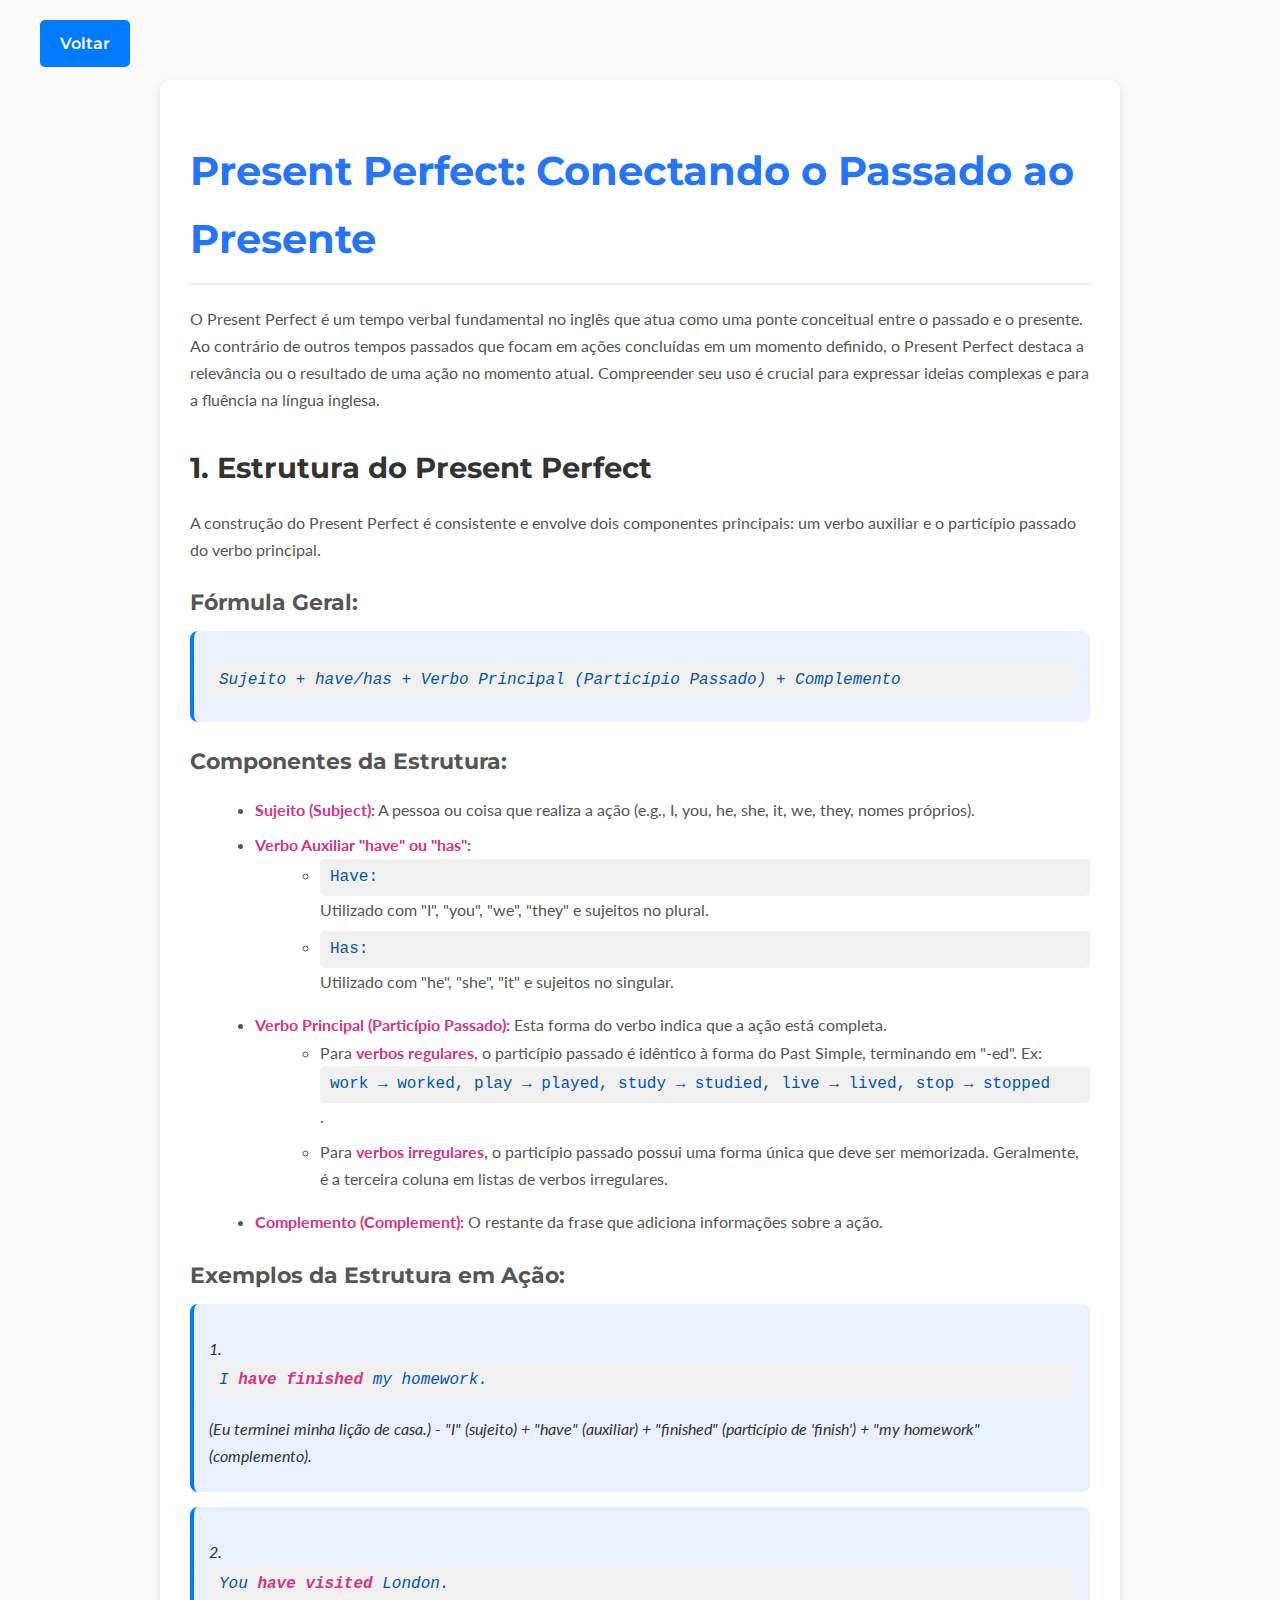
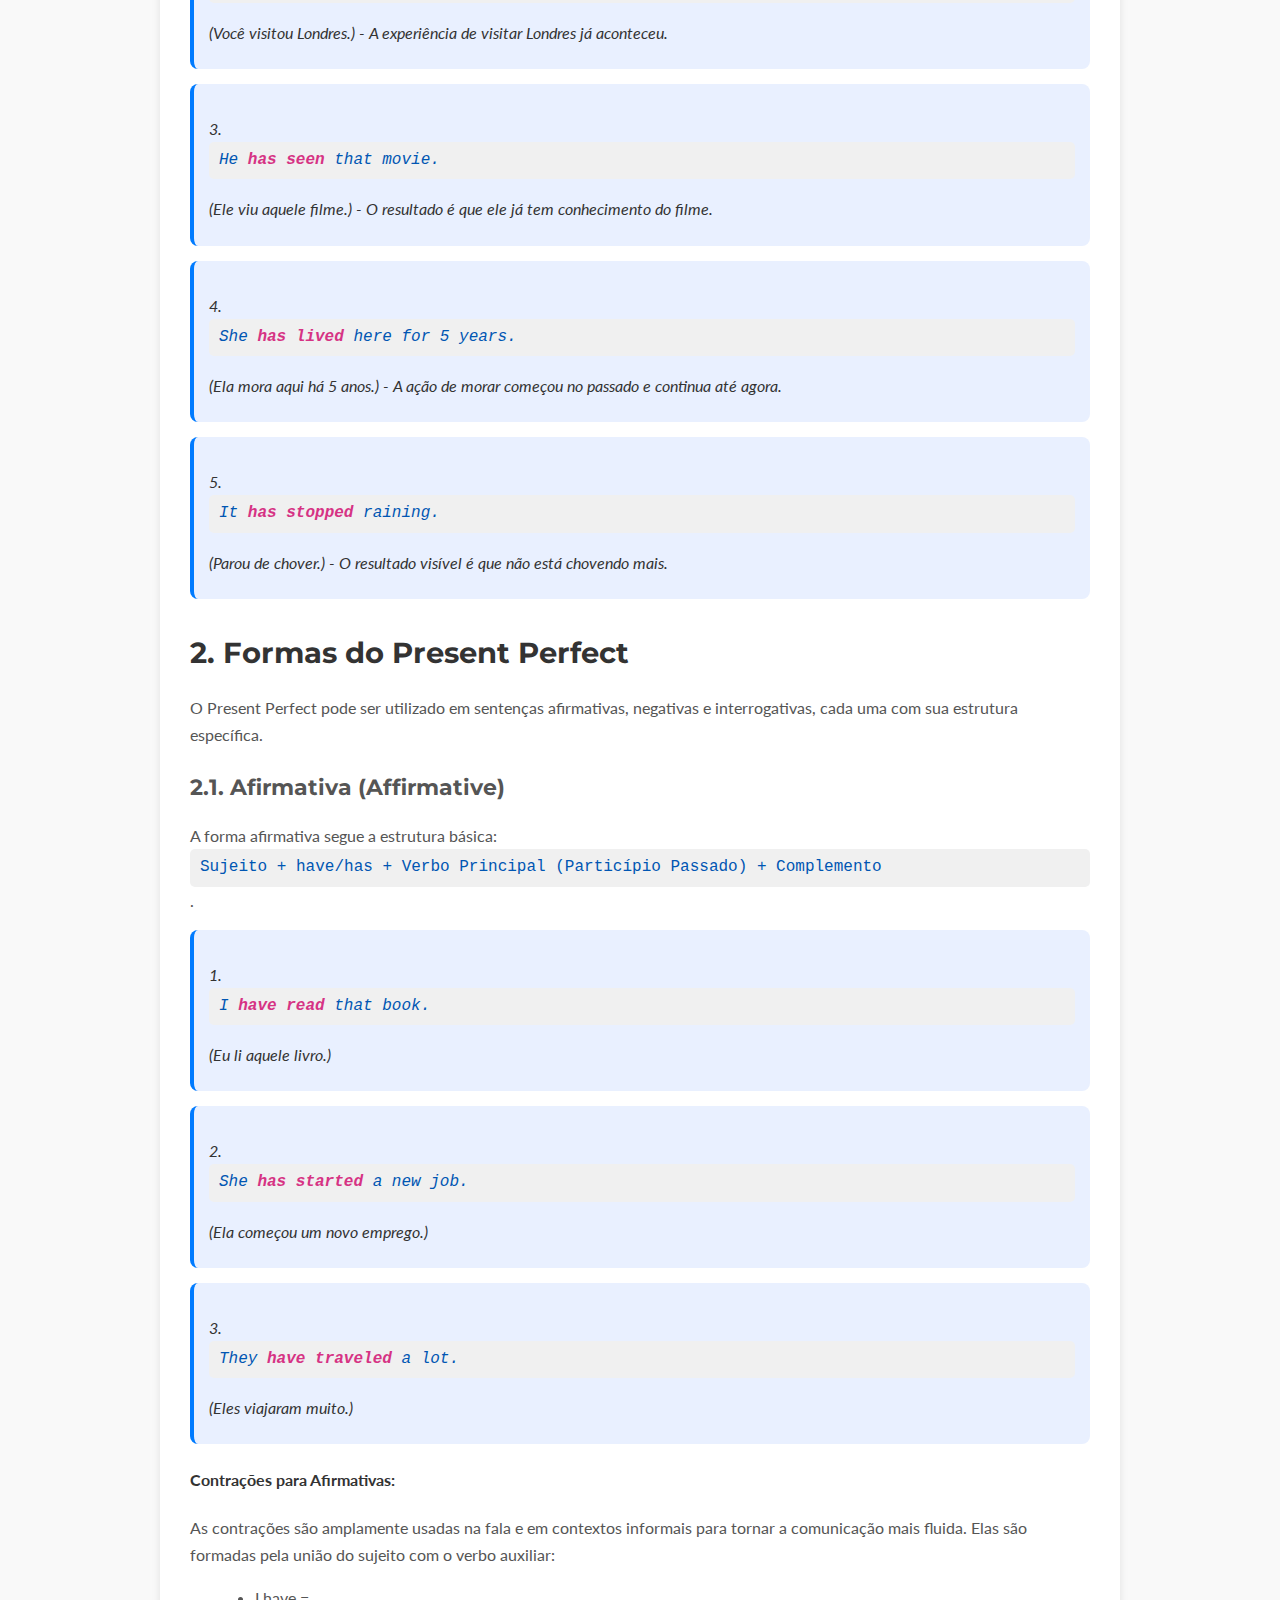
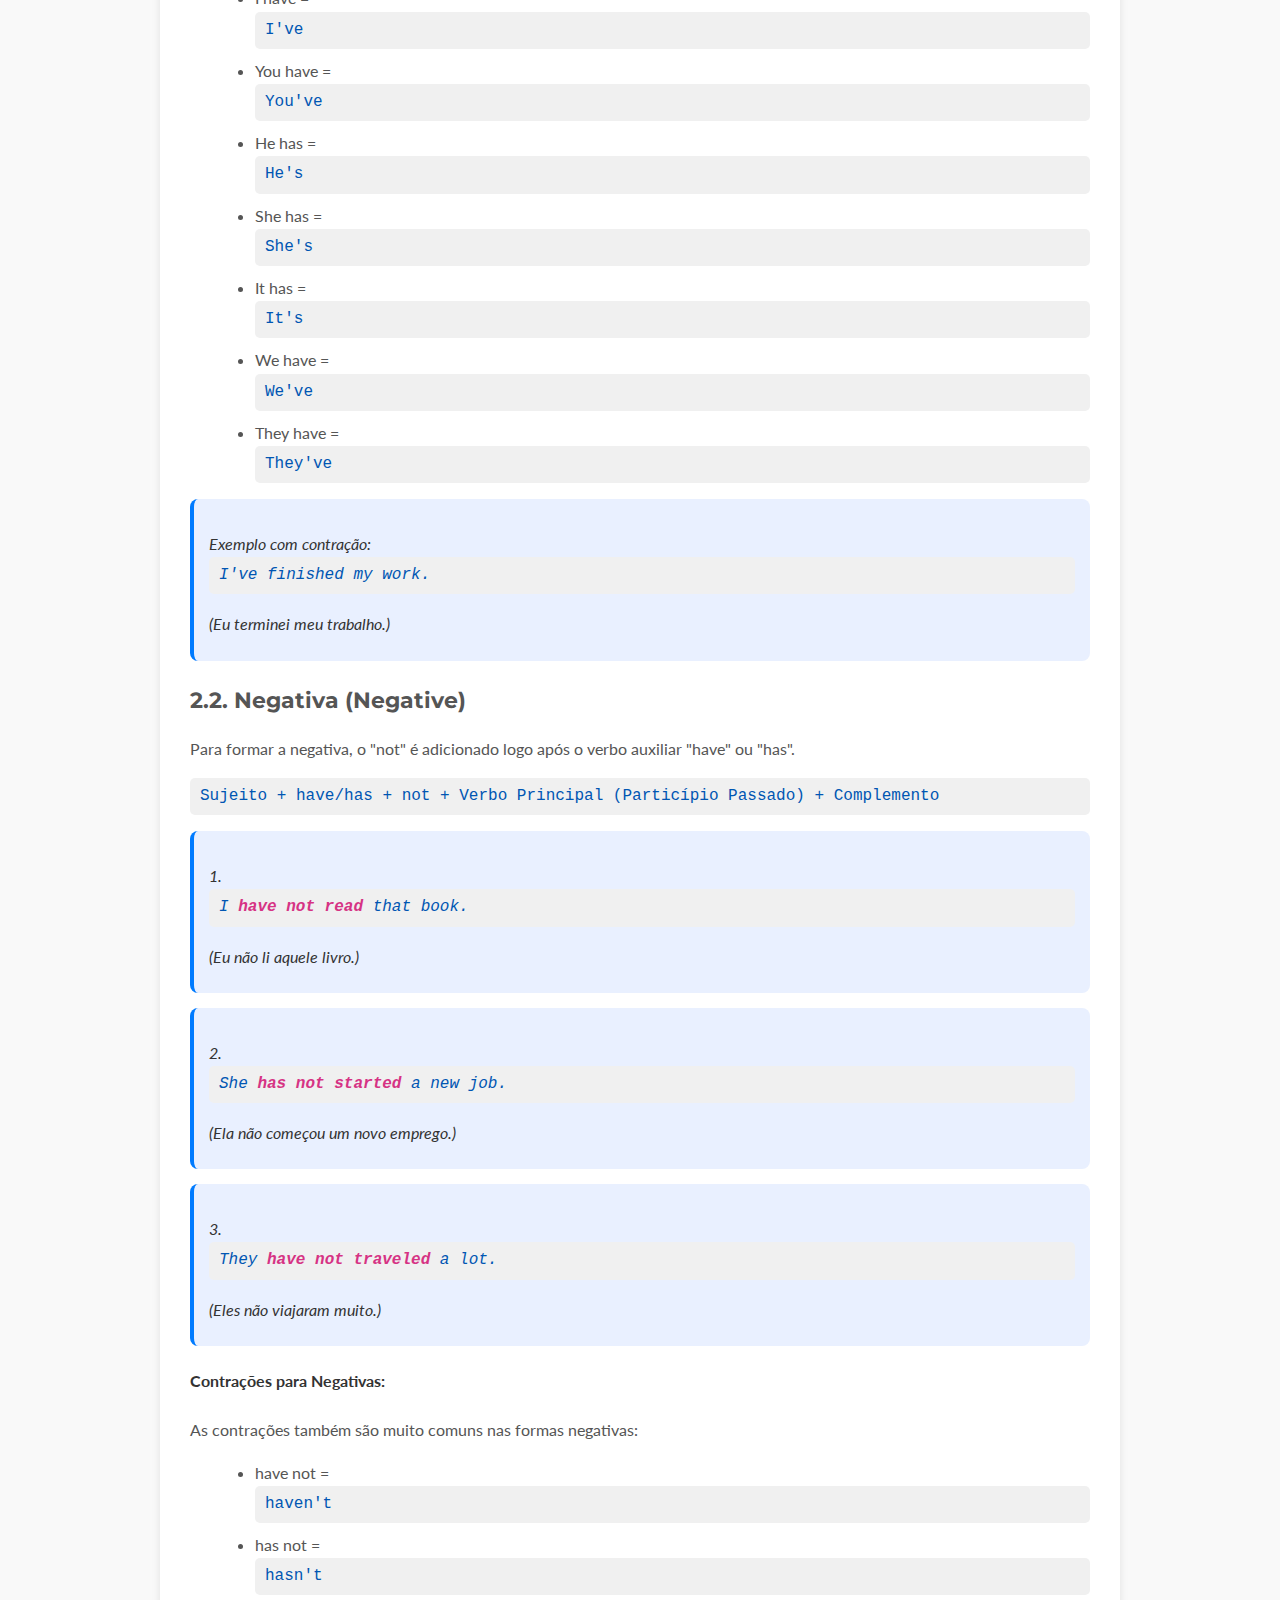
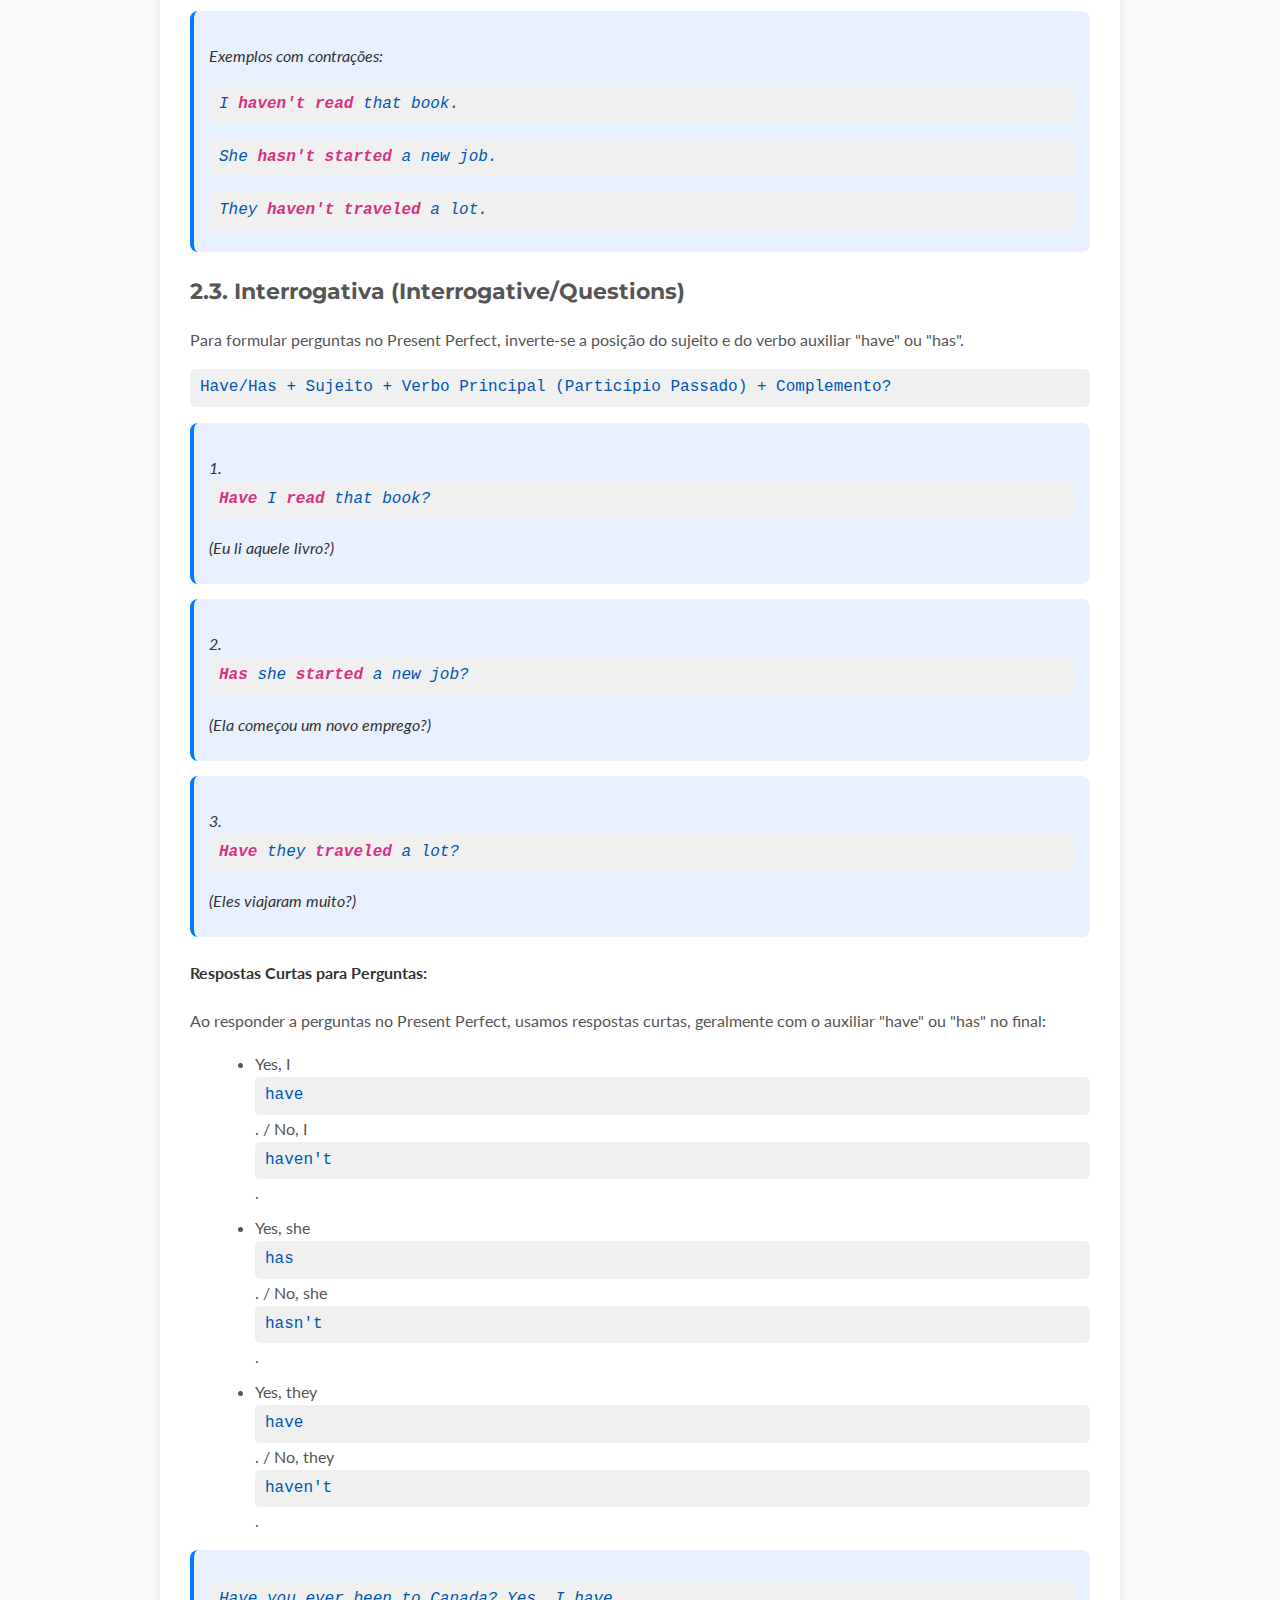
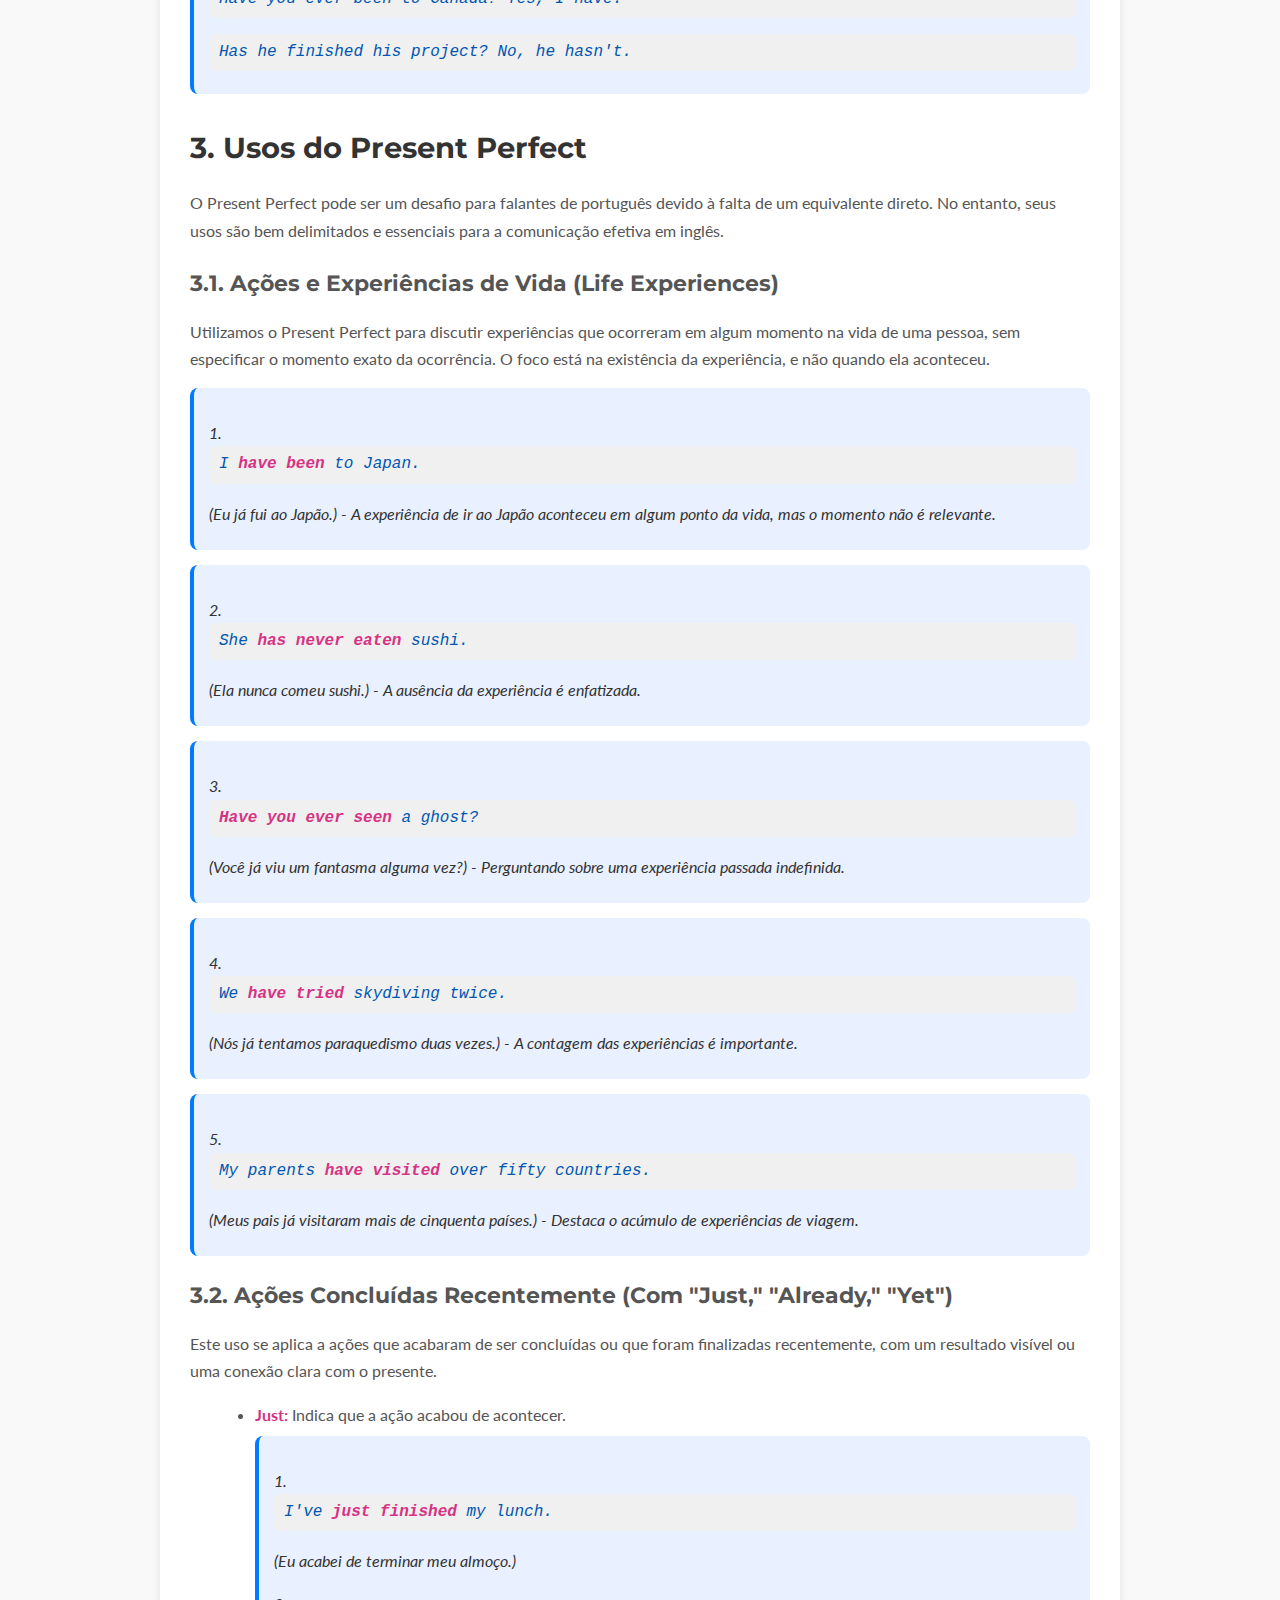
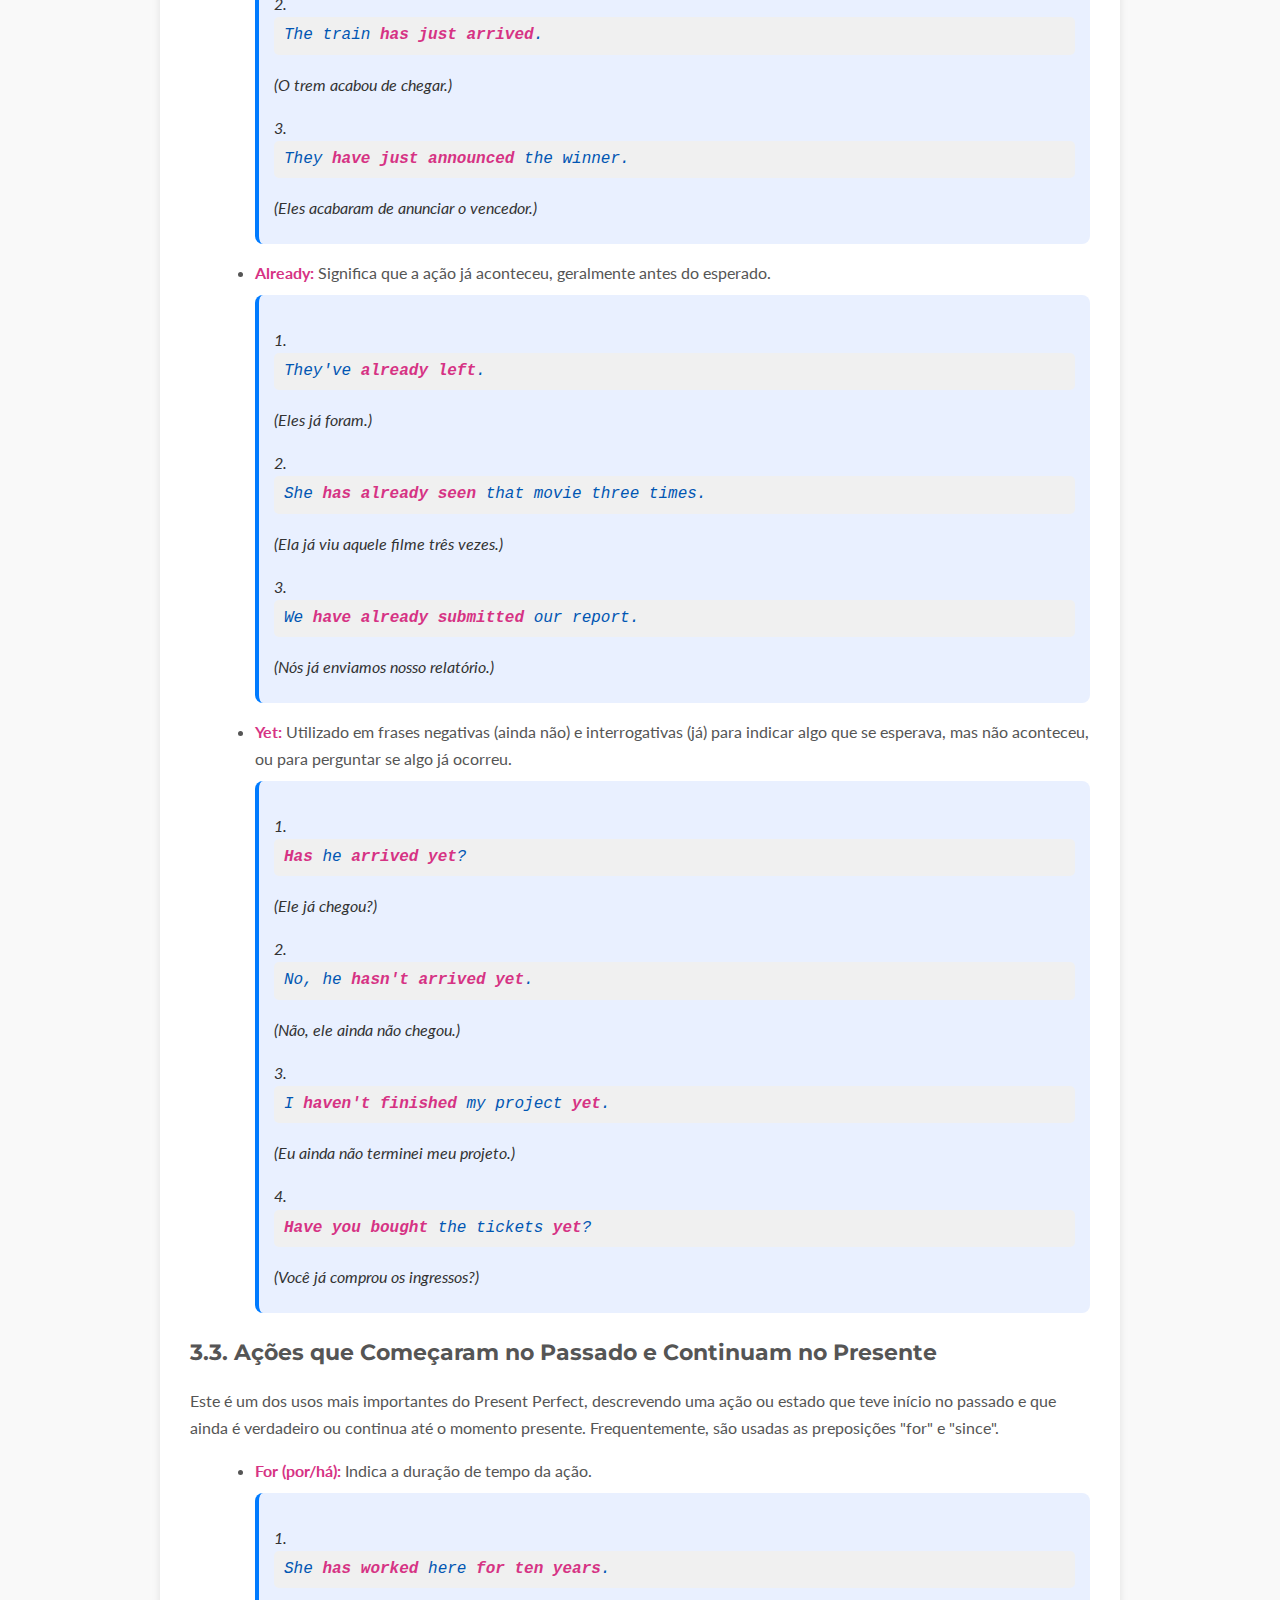
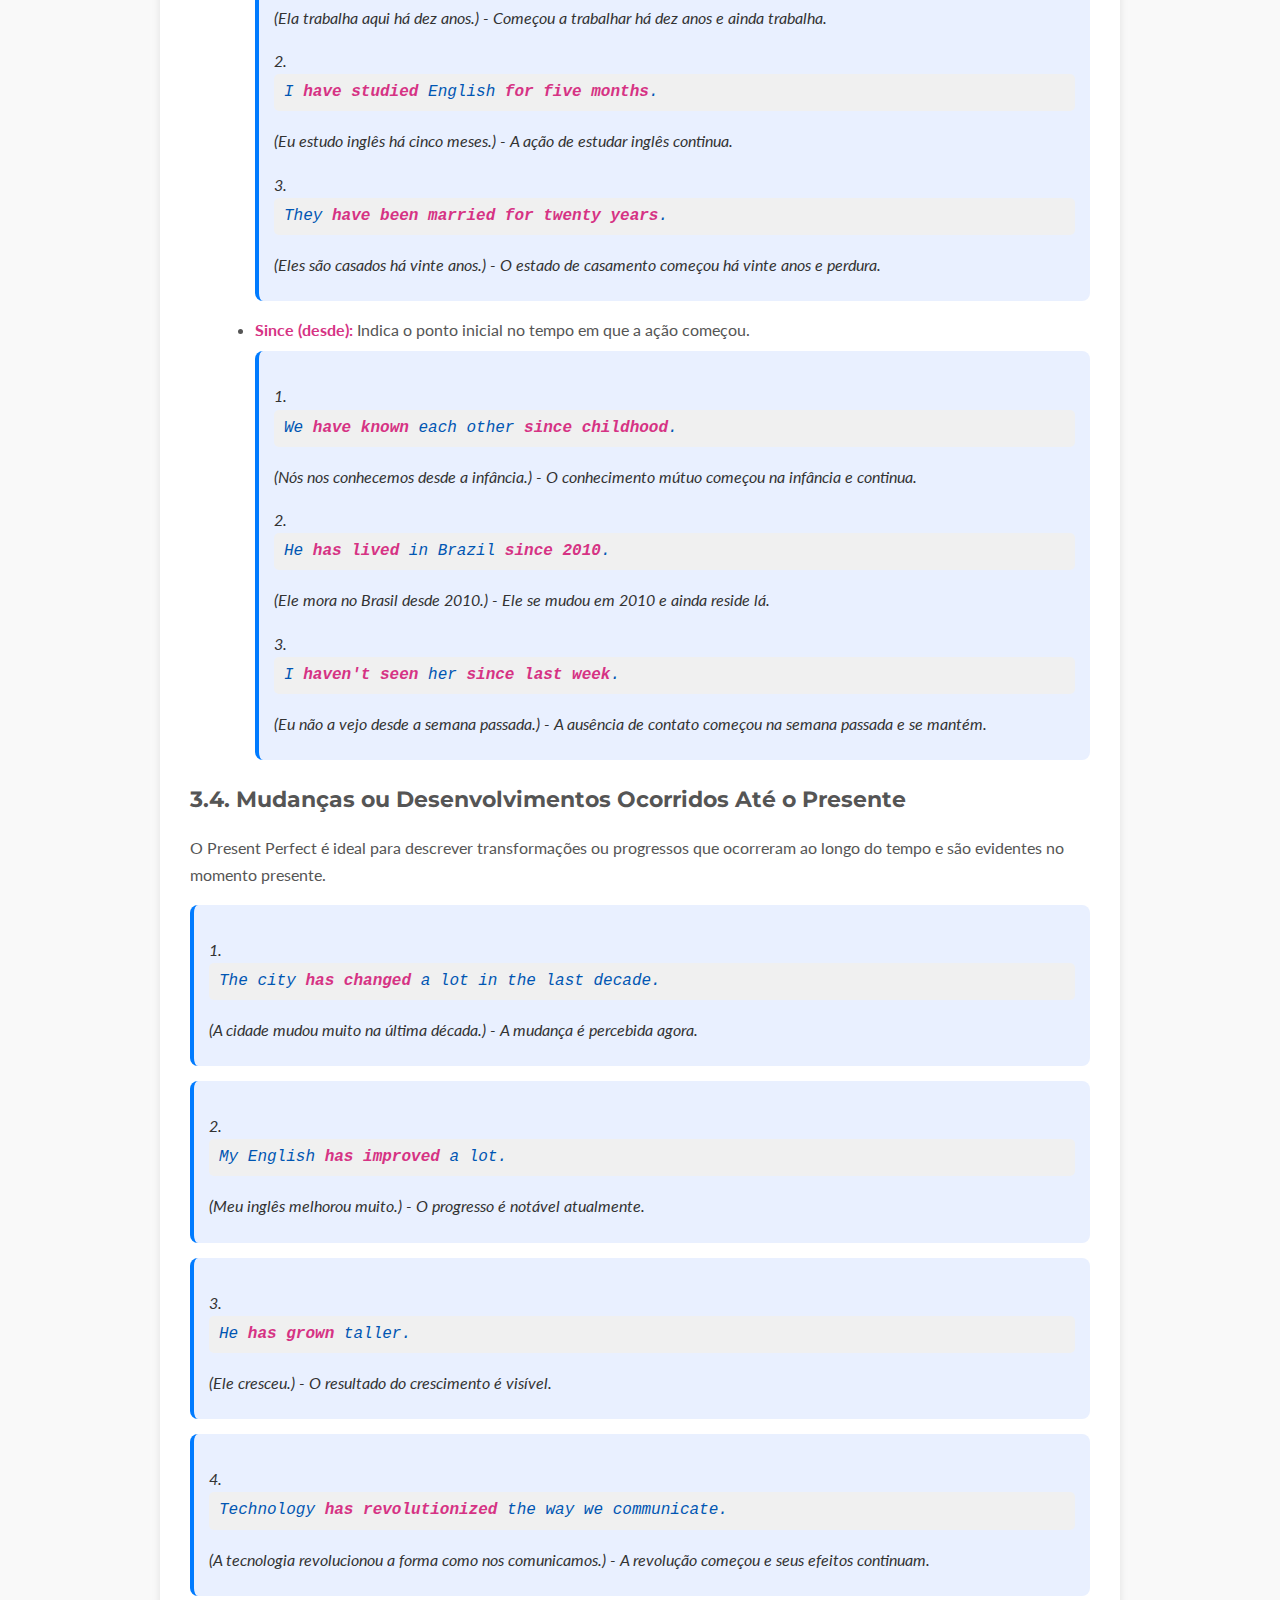
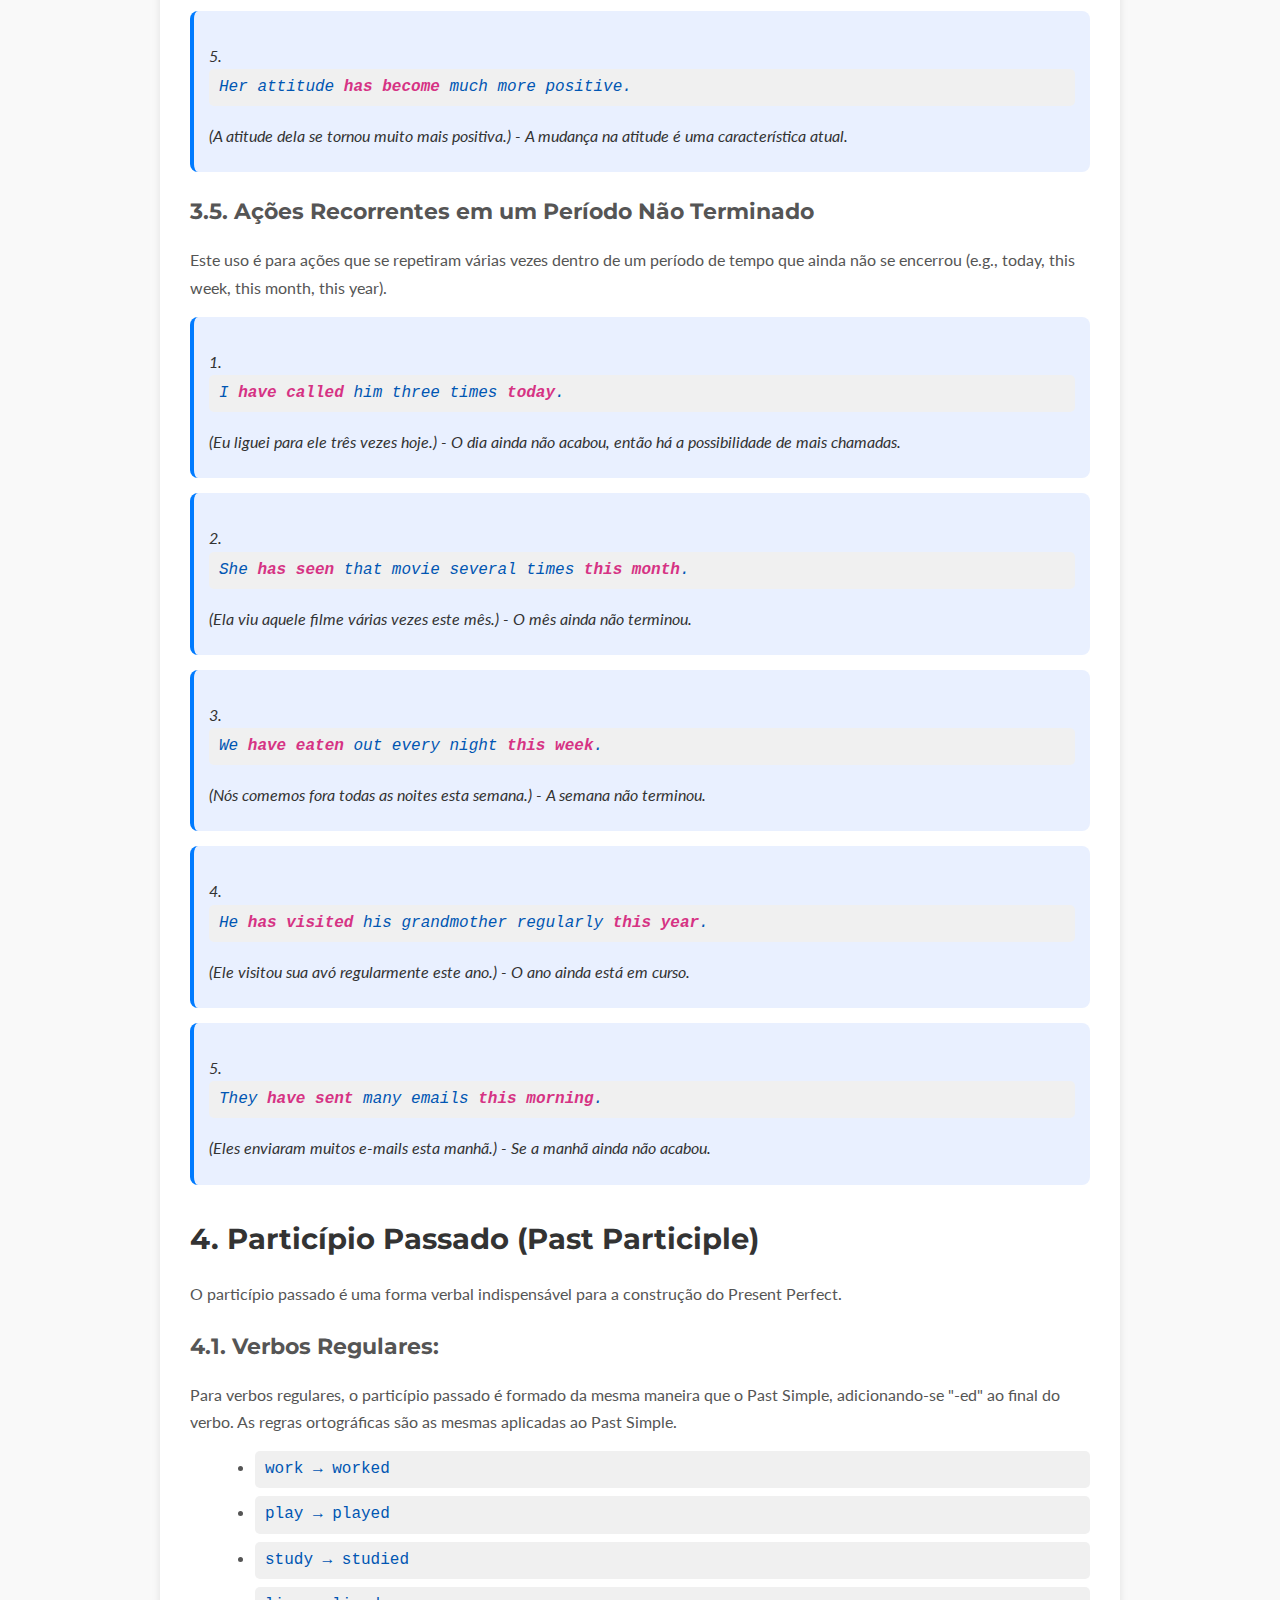
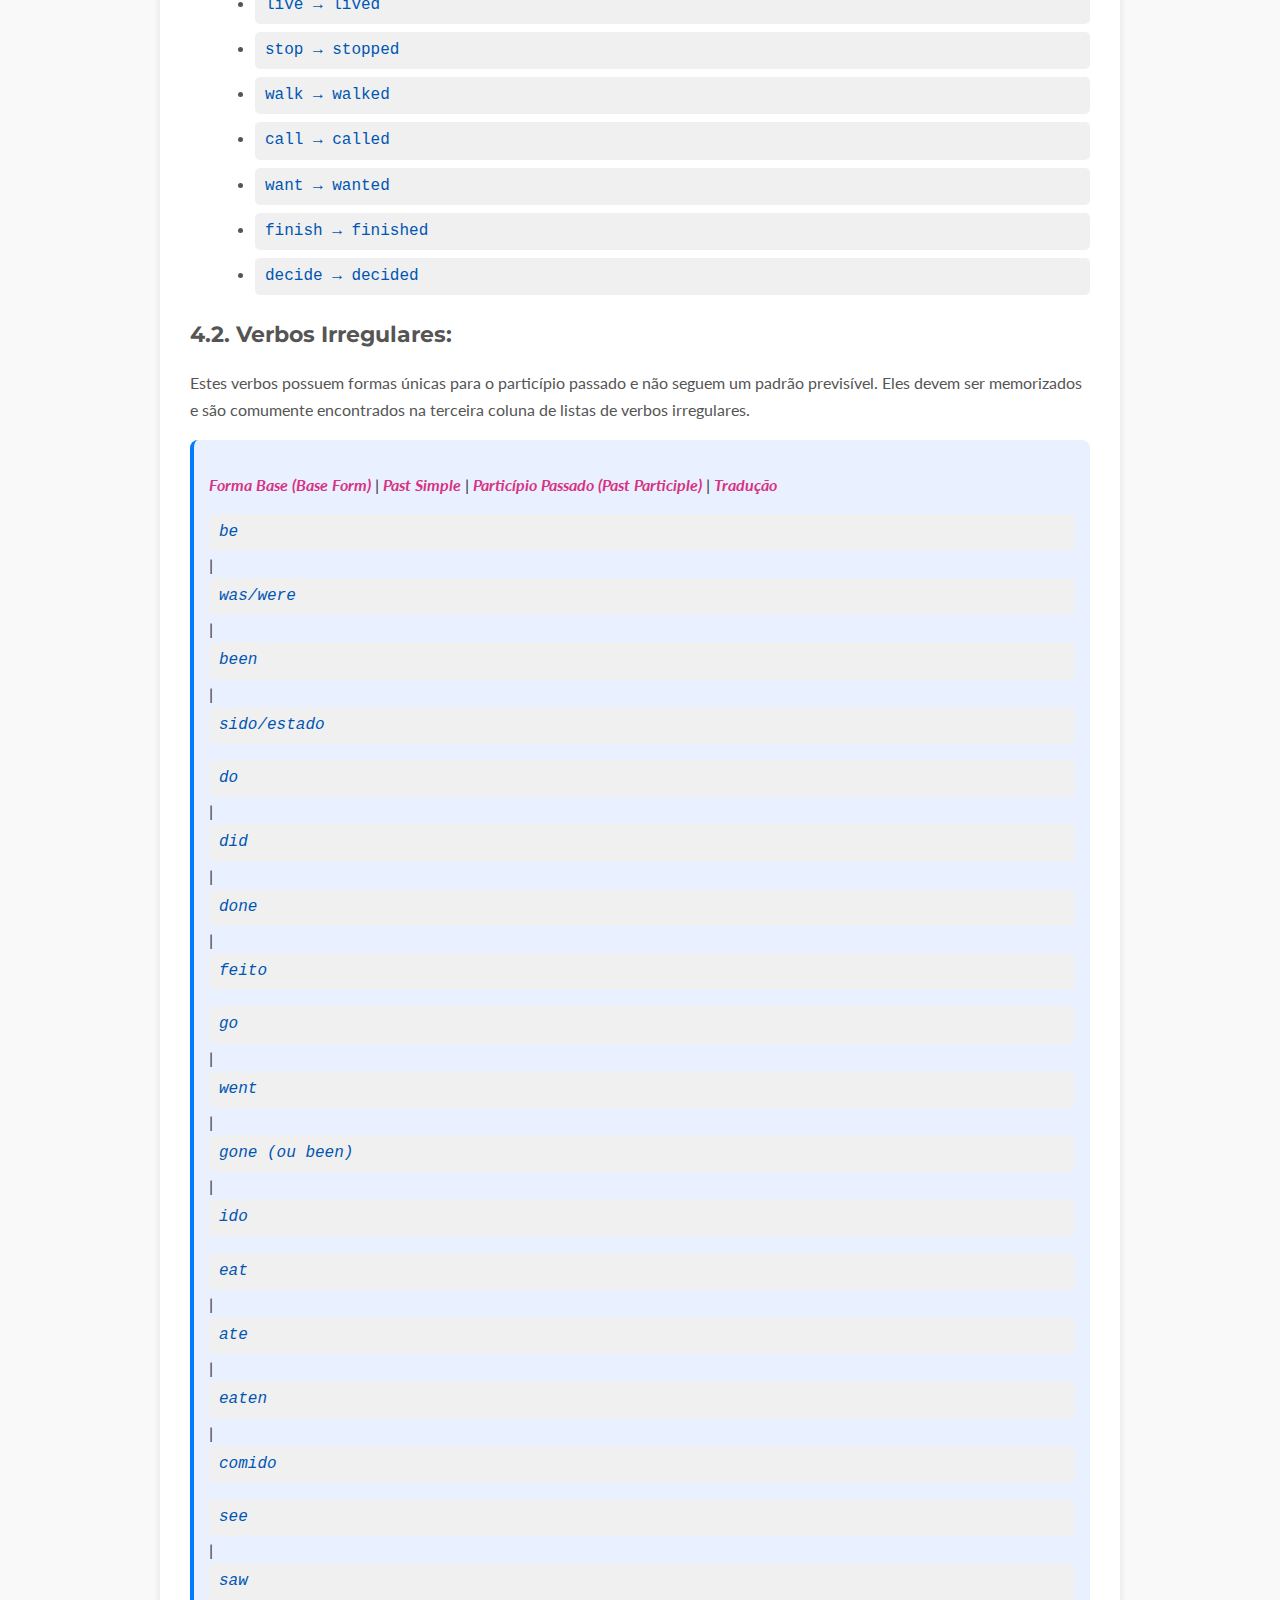
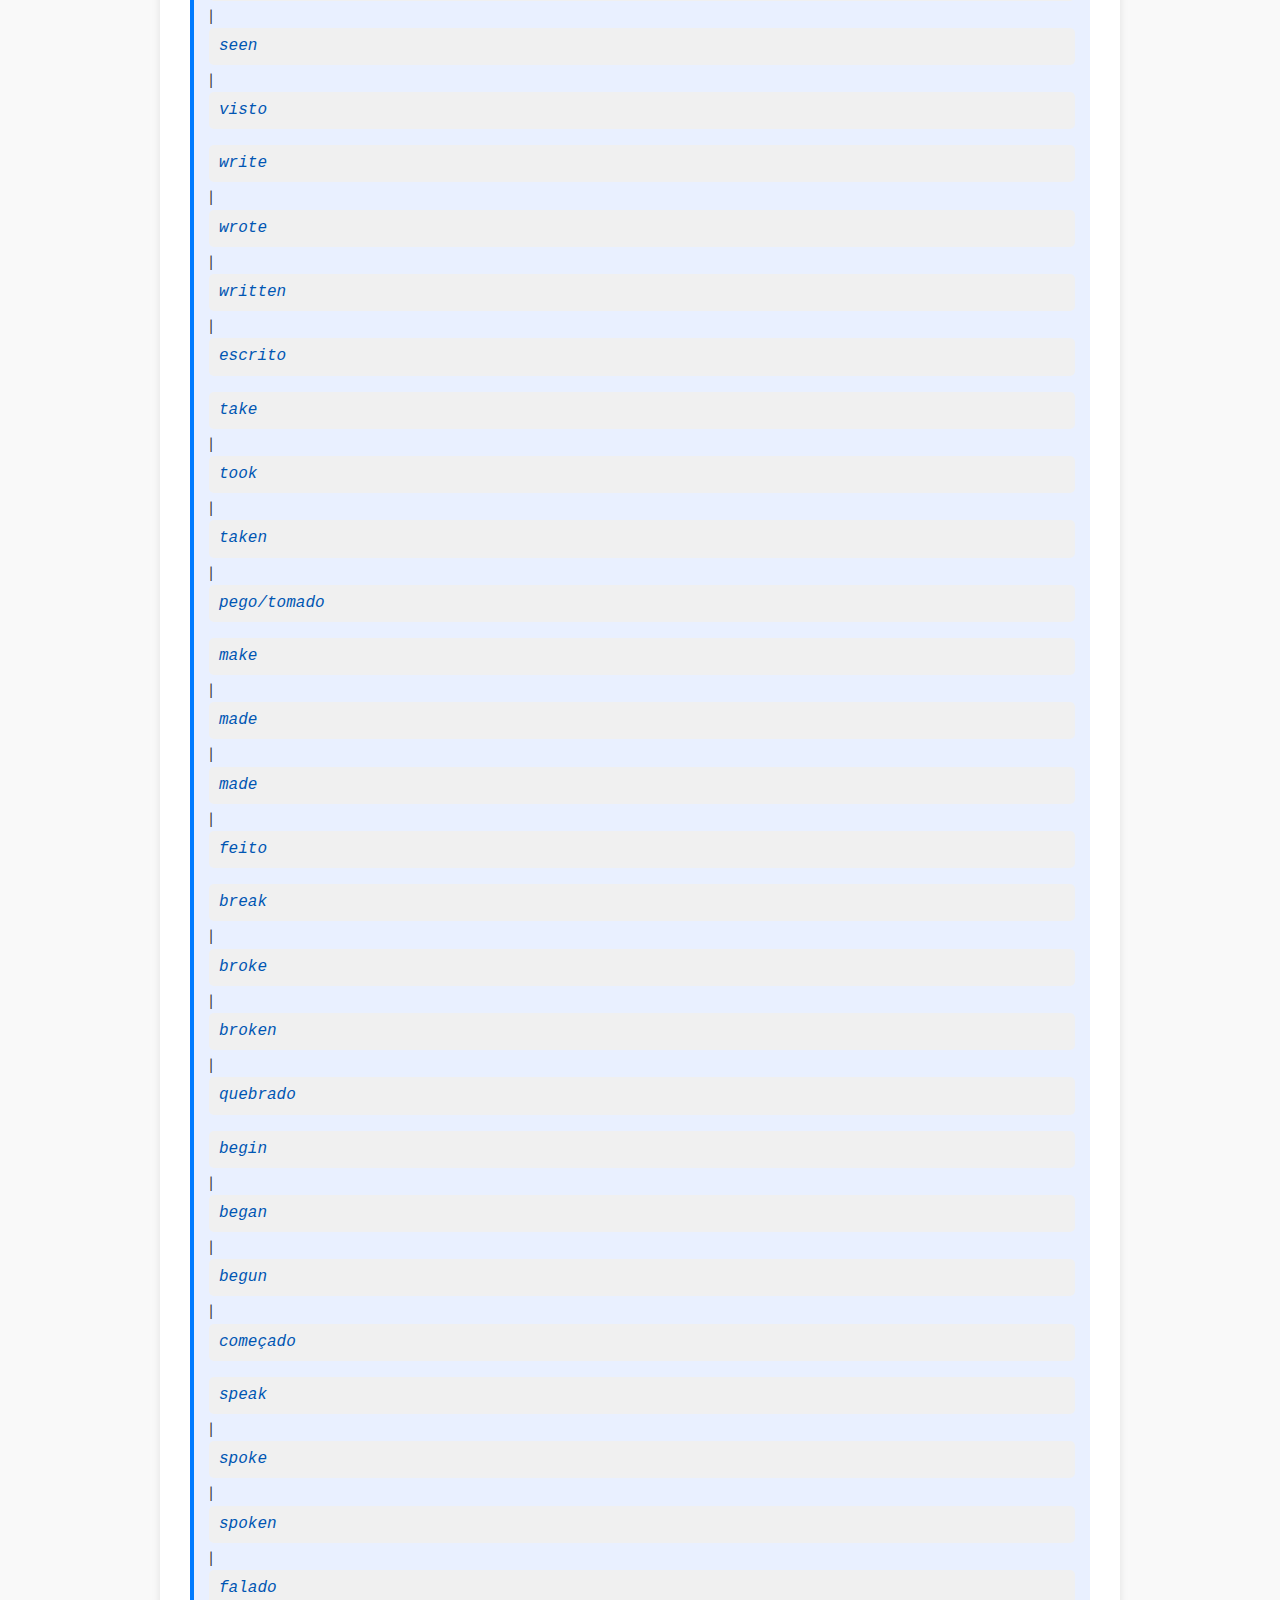
<file: teoria/present-perfect.html>
<!DOCTYPE html>
<html lang="pt-br">
<head>
    <meta charset="UTF-8">
    <meta name="viewport" content="width=device-width, initial-scale=1.0">
    <title>Present Perfect: Conectando o Passado ao Presente</title>
    <meta name="description" content="Um guia completo sobre o Present Perfect em inglês, suas estruturas, usos e diferenças cruciais com o Past Simple, com muitos exemplos práticos.">
    <link href="https://fonts.googleapis.com/css2?family=Montserrat:wght@400;600;700&family=Lato:wght@300;400&display=swap" rel="stylesheet">
    <style>
        /* CSS INTERNO: Estilo limpo e elegante, alinhado ao seu layout principal */
        body {
            font-family: 'Lato', sans-serif;
            line-height: 1.7;
            margin: 0;
            color: #333;
            background-color: #f9f9f9;
        }
        .back-button {
            position: fixed;
            top: 20px;
            left: 40px;
            display: inline-block;
            padding: 10px 20px;
            background-color: #007bff; /* Cor do botão */
            color: white;
            text-decoration: none;
            border-radius: 5px;
            font-family: 'Montserrat', sans-serif;
            font-weight: 600;
            transition: background-color 0.3s ease;
            z-index: 1000; /* Garante que o botão fique acima de outros elementos */
        }
        .back-button:hover {
            background-color: #0056b3;
        }
        .container-content {
            max-width: 900px;
            margin: 40px auto;
            padding: 30px;
            background-color: #ffffff;
            border-radius: 10px;
            box-shadow: 0 4px 8px rgba(0,0,0,0.1);
            margin-top: 80px; /* Espaço para o botão fixo */
        }
        h1 {
            font-family: 'Montserrat', sans-serif;
            color: #2575fc; /* Azul dos seus títulos principais */
            font-size: 2.5em;
            border-bottom: 2px solid #eee;
            padding-bottom: 10px;
            margin-bottom: 20px;
        }
        h2 {
            font-family: 'Montserrat', sans-serif;
            color: #333; /* Cor para subtítulos importantes */
            font-size: 1.8em;
            margin-top: 30px;
            margin-bottom: 15px;
        }
        h3 {
            font-family: 'Montserrat', sans-serif;
            color: #555; /* Cor para subtítulos menores */
            font-size: 1.4em;
            margin-top: 20px;
            margin-bottom: 10px;
        }
        p {
            margin-bottom: 1em;
            color: #555; /* Cor para o texto dos parágrafos */
        }
        ul, ol {
            margin-left: 25px;
            margin-bottom: 1em;
            color: #555;
        }
        li {
            margin-bottom: 0.5em;
        }
        .example-block {
            background-color: #e9f0ff; /* Fundo azul claro, similar aos itens de lista do seu layout */
            padding: 15px;
            border-left: 4px solid #007bff; /* Borda azul, como a cor dos links */
            border-radius: 8px;
            margin-bottom: 15px;
        }
        .example-block p {
            margin-bottom: 0.5em;
            font-style: italic;
            color: #333;
        }
        .code-example {
            font-family: 'Courier New', monospace;
            background-color: #f0f0f0;
            padding: 5px 10px;
            border-radius: 5px;
            display: block;
            overflow-x: auto;
            color: #0056b3;
        }
        .highlight {
            font-weight: bold;
            color: #d63384; /* Cor de destaque (rosa/roxo) */
        }
        .sources {
            margin-top: 50px;
            padding-top: 20px;
            border-top: 1px solid #eee;
            font-size: 0.9em;
            color: #777;
        }
        .sources h2 {
            color: #555;
            font-size: 1.5em;
        }
        .sources ul {
            list-style-type: disc;
        }
        a {
            color: #007bff;
            text-decoration: none;
        }
        a:hover {
            text-decoration: underline;
            color: #0056b3;
        }
    </style>
</head>
<body>
    <a href="../index.html" class="back-button">Voltar</a>
    <div class="container-content">
        <h1>Present Perfect: Conectando o Passado ao Presente</h1>
        <p>O Present Perfect é um tempo verbal fundamental no inglês que atua como uma ponte conceitual entre o passado e o presente. Ao contrário de outros tempos passados que focam em ações concluídas em um momento definido, o Present Perfect destaca a relevância ou o resultado de uma ação no momento atual. Compreender seu uso é crucial para expressar ideias complexas e para a fluência na língua inglesa.</p>

        <h2>1. Estrutura do Present Perfect</h2>
        <p>A construção do Present Perfect é consistente e envolve dois componentes principais: um verbo auxiliar e o particípio passado do verbo principal.</p>
        <h3>Fórmula Geral:</h3>
        <div class="example-block">
            <p><span class="code-example">Sujeito + have/has + Verbo Principal (Particípio Passado) + Complemento </span></p>
        </div>

        <h3>Componentes da Estrutura:</h3>
        <ul>
            <li><span class="highlight">Sujeito (Subject):</span> A pessoa ou coisa que realiza a ação (e.g., I, you, he, she, it, we, they, nomes próprios).</li>
            <li><span class="highlight">Verbo Auxiliar "have" ou "has":</span>
                <ul>
                    <li><span class="code-example">Have:</span> Utilizado com "I", "you", "we", "they" e sujeitos no plural.</li>
                    <li><span class="code-example">Has:</span> Utilizado com "he", "she", "it" e sujeitos no singular.</li>
                </ul>
            </li>
            <li><span class="highlight">Verbo Principal (Particípio Passado):</span> Esta forma do verbo indica que a ação está completa.
                <ul>
                    <li>Para <span class="highlight">verbos regulares</span>, o particípio passado é idêntico à forma do Past Simple, terminando em "-ed". Ex: <span class="code-example">work → worked, play → played, study → studied, live → lived, stop → stopped</span>.</li>
                    <li>Para <span class="highlight">verbos irregulares</span>, o particípio passado possui uma forma única que deve ser memorizada. Geralmente, é a terceira coluna em listas de verbos irregulares.</li>
                </ul>
            </li>
            <li><span class="highlight">Complemento (Complement):</span> O restante da frase que adiciona informações sobre a ação.</li>
        </ul>

        <h3>Exemplos da Estrutura em Ação:</h3>
        <div class="example-block">
            <p>1. <span class="code-example">I <span class="highlight">have finished</span> my homework.</span></p>
            <p><i>(Eu terminei minha lição de casa.)  - "I" (sujeito) + "have" (auxiliar) + "finished" (particípio de 'finish') + "my homework" (complemento).</i></p>
        </div>
        <div class="example-block">
            <p>2. <span class="code-example">You <span class="highlight">have visited</span> London.</span></p>
            <p><i>(Você visitou Londres.)  - A experiência de visitar Londres já aconteceu.</i></p>
        </div>
        <div class="example-block">
            <p>3. <span class="code-example">He <span class="highlight">has seen</span> that movie.</span></p>
            <p><i>(Ele viu aquele filme.)  - O resultado é que ele já tem conhecimento do filme.</i></p>
        </div>
        <div class="example-block">
            <p>4. <span class="code-example">She <span class="highlight">has lived</span> here for 5 years.</span></p>
            <p><i>(Ela mora aqui há 5 anos.)  - A ação de morar começou no passado e continua até agora.</i></p>
        </div>
        <div class="example-block">
            <p>5. <span class="code-example">It <span class="highlight">has stopped</span> raining.</span></p>
            <p><i>(Parou de chover.)  - O resultado visível é que não está chovendo mais.</i></p>
        </div>

        <h2>2. Formas do Present Perfect</h2>
        <p>O Present Perfect pode ser utilizado em sentenças afirmativas, negativas e interrogativas, cada uma com sua estrutura específica.</p>

        <h3>2.1. Afirmativa (Affirmative)</h3>
        <p>A forma afirmativa segue a estrutura básica: <span class="code-example">Sujeito + have/has + Verbo Principal (Particípio Passado) + Complemento </span>.</p>
        <div class="example-block">
            <p>1. <span class="code-example">I <span class="highlight">have read</span> that book.</span></p>
            <p><i>(Eu li aquele livro.) </i></p>
        </div>
        <div class="example-block">
            <p>2. <span class="code-example">She <span class="highlight">has started</span> a new job.</span></p>
            <p><i>(Ela começou um novo emprego.) </i></p>
        </div>
        <div class="example-block">
            <p>3. <span class="code-example">They <span class="highlight">have traveled</span> a lot.</span></p>
            <p><i>(Eles viajaram muito.) </i></p>
        </div>

        <h4>Contrações para Afirmativas:</h4>
        <p>As contrações são amplamente usadas na fala e em contextos informais para tornar a comunicação mais fluida. Elas são formadas pela união do sujeito com o verbo auxiliar:</p>
        <ul>
            <li>I have = <span class="code-example">I've</span></li>
            <li>You have = <span class="code-example">You've</span></li>
            <li>He has = <span class="code-example">He's</span></li>
            <li>She has = <span class="code-example">She's</span></li>
            <li>It has = <span class="code-example">It's</span></li>
            <li>We have = <span class="code-example">We've</span> </li>
            <li>They have = <span class="code-example">They've</span> </li>
        </ul>
        <div class="example-block">
            <p>Exemplo com contração: <span class="code-example">I've finished my work.</span></p>
            <p><i>(Eu terminei meu trabalho.) </i></p>
        </div>

        <h3>2.2. Negativa (Negative)</h3>
        <p>Para formar a negativa, o "not" é adicionado logo após o verbo auxiliar "have" ou "has".</p>
        <p><span class="code-example">Sujeito + have/has + not + Verbo Principal (Particípio Passado) + Complemento </span></p>
        <div class="example-block">
            <p>1. <span class="code-example">I <span class="highlight">have not read</span> that book.</span></p>
            <p><i>(Eu não li aquele livro.) </i></p>
        </div>
        <div class="example-block">
            <p>2. <span class="code-example">She <span class="highlight">has not started</span> a new job.</span></p>
            <p><i>(Ela não começou um novo emprego.) </i></p>
        </div>
        <div class="example-block">
            <p>3. <span class="code-example">They <span class="highlight">have not traveled</span> a lot.</span></p>
            <p><i>(Eles não viajaram muito.) </i></p>
        </div>

        <h4>Contrações para Negativas:</h4>
        <p>As contrações também são muito comuns nas formas negativas:</p>
        <ul>
            <li>have not = <span class="code-example">haven't</span></li>
            <li>has not = <span class="code-example">hasn't</span></li>
        </ul>
        <div class="example-block">
            <p>Exemplos com contrações:</p>
            <p><span class="code-example">I <span class="highlight">haven't read</span> that book.</span></p>
            <p><span class="code-example">She <span class="highlight">hasn't started</span> a new job.</span></p>
            <p><span class="code-example">They <span class="highlight">haven't traveled</span> a lot.</span></p>
        </div>

        <h3>2.3. Interrogativa (Interrogative/Questions)</h3>
        <p>Para formular perguntas no Present Perfect, inverte-se a posição do sujeito e do verbo auxiliar "have" ou "has".</p>
        <p><span class="code-example">Have/Has + Sujeito + Verbo Principal (Particípio Passado) + Complemento? </span></p>
        <div class="example-block">
            <p>1. <span class="code-example"><span class="highlight">Have</span> I <span class="highlight">read</span> that book?</span></p>
            <p><i>(Eu li aquele livro?) </i></p>
        </div>
        <div class="example-block">
            <p>2. <span class="code-example"><span class="highlight">Has</span> she <span class="highlight">started</span> a new job?</span></p>
            <p><i>(Ela começou um novo emprego?)</i></p>
        </div>
        <div class="example-block">
            <p>3. <span class="code-example"><span class="highlight">Have</span> they <span class="highlight">traveled</span> a lot?</span></p>
            <p><i>(Eles viajaram muito?) </i></p>
        </div>

        <h4>Respostas Curtas para Perguntas:</h4>
        <p>Ao responder a perguntas no Present Perfect, usamos respostas curtas, geralmente com o auxiliar "have" ou "has" no final:</p>
        <ul>
            <li>Yes, I <span class="code-example">have</span>. / No, I <span class="code-example">haven't</span>.</li>
            <li>Yes, she <span class="code-example">has</span>. / No, she <span class="code-example">hasn't</span>. </li>
            <li>Yes, they <span class="code-example">have</span>. / No, they <span class="code-example">haven't</span>. </li>
        </ul>
        <div class="example-block">
            <p><span class="code-example">Have you ever been to Canada? Yes, I have.</span></p>
            <p><span class="code-example">Has he finished his project? No, he hasn't.</span></p>
        </div>

        <h2>3. Usos do Present Perfect</h2>
        <p>O Present Perfect pode ser um desafio para falantes de português devido à falta de um equivalente direto. No entanto, seus usos são bem delimitados e essenciais para a comunicação efetiva em inglês.</p>

        <h3>3.1. Ações e Experiências de Vida (Life Experiences)</h3>
        <p>Utilizamos o Present Perfect para discutir experiências que ocorreram em algum momento na vida de uma pessoa, sem especificar o momento exato da ocorrência. O foco está na existência da experiência, e não quando ela aconteceu.</p>
        <div class="example-block">
            <p>1. <span class="code-example">I <span class="highlight">have been</span> to Japan.</span></p>
            <p><i>(Eu já fui ao Japão.)  - A experiência de ir ao Japão aconteceu em algum ponto da vida, mas o momento não é relevante.</i></p>
        </div>
        <div class="example-block">
            <p>2. <span class="code-example">She <span class="highlight">has never eaten</span> sushi.</span></p>
            <p><i>(Ela nunca comeu sushi.)  - A ausência da experiência é enfatizada.</i></p>
        </div>
        <div class="example-block">
            <p>3. <span class="code-example"><span class="highlight">Have you ever seen</span> a ghost?</span></p>
            <p><i>(Você já viu um fantasma alguma vez?)  - Perguntando sobre uma experiência passada indefinida.</i></p>
        </div>
        <div class="example-block">
            <p>4. <span class="code-example">We <span class="highlight">have tried</span> skydiving twice.</span></p>
            <p><i>(Nós já tentamos paraquedismo duas vezes.) - A contagem das experiências é importante.</i></p>
        </div>
        <div class="example-block">
            <p>5. <span class="code-example">My parents <span class="highlight">have visited</span> over fifty countries.</span></p>
            <p><i>(Meus pais já visitaram mais de cinquenta países.) - Destaca o acúmulo de experiências de viagem.</i></p>
        </div>

        <h3>3.2. Ações Concluídas Recentemente (Com "Just," "Already," "Yet")</h3>
        <p>Este uso se aplica a ações que acabaram de ser concluídas ou que foram finalizadas recentemente, com um resultado visível ou uma conexão clara com o presente.</p>
        <ul>
            <li><span class="highlight">Just:</span> Indica que a ação acabou de acontecer.</li>
            <div class="example-block">
                <p>1. <span class="code-example">I've <span class="highlight">just finished</span> my lunch.</span></p>
                <p><i>(Eu acabei de terminar meu almoço.)</i></p>
                <p>2. <span class="code-example">The train <span class="highlight">has just arrived</span>.</span></p>
                <p><i>(O trem acabou de chegar.)</i></p>
                <p>3. <span class="code-example">They <span class="highlight">have just announced</span> the winner.</span></p>
                <p><i>(Eles acabaram de anunciar o vencedor.)</i></p>
            </div>

            <li><span class="highlight">Already:</span> Significa que a ação já aconteceu, geralmente antes do esperado.</li>
            <div class="example-block">
                <p>1. <span class="code-example">They've <span class="highlight">already left</span>.</span></p>
                <p><i>(Eles já foram.) </i></p>
                <p>2. <span class="code-example">She <span class="highlight">has already seen</span> that movie three times.</span></p>
                <p><i>(Ela já viu aquele filme três vezes.)</i></p>
                <p>3. <span class="code-example">We <span class="highlight">have already submitted</span> our report.</span></p>
                <p><i>(Nós já enviamos nosso relatório.)</i></p>
            </div>

            <li><span class="highlight">Yet:</span> Utilizado em frases negativas (ainda não) e interrogativas (já) para indicar algo que se esperava, mas não aconteceu, ou para perguntar se algo já ocorreu.</li>
            <div class="example-block">
                <p>1. <span class="code-example"><span class="highlight">Has</span> he <span class="highlight">arrived yet</span>?</span></p>
                <p><i>(Ele já chegou?) </i></p>
                <p>2. <span class="code-example">No, he <span class="highlight">hasn't arrived yet</span>.</span></p>
                <p><i>(Não, ele ainda não chegou.) </i></p>
                <p>3. <span class="code-example">I <span class="highlight">haven't finished</span> my project <span class="highlight">yet</span>.</span></p>
                <p><i>(Eu ainda não terminei meu projeto.)</i></p>
                <p>4. <span class="code-example"><span class="highlight">Have you bought</span> the tickets <span class="highlight">yet</span>?</span></p>
                <p><i>(Você já comprou os ingressos?)</i></p>
            </div>
        </ul>

        <h3>3.3. Ações que Começaram no Passado e Continuam no Presente</h3>
        <p>Este é um dos usos mais importantes do Present Perfect, descrevendo uma ação ou estado que teve início no passado e que ainda é verdadeiro ou continua até o momento presente. Frequentemente, são usadas as preposições "for" e "since".</p>
        <ul>
            <li><span class="highlight">For (por/há):</span> Indica a duração de tempo da ação.</li>
            <div class="example-block">
                <p>1. <span class="code-example">She <span class="highlight">has worked</span> here <span class="highlight">for ten years</span>.</span></p>
                <p><i>(Ela trabalha aqui há dez anos.) - Começou a trabalhar há dez anos e ainda trabalha.</i></p>
                <p>2. <span class="code-example">I <span class="highlight">have studied</span> English <span class="highlight">for five months</span>.</span></p>
                <p><i>(Eu estudo inglês há cinco meses.) - A ação de estudar inglês continua.</i></p>
                <p>3. <span class="code-example">They <span class="highlight">have been married for twenty years</span>.</span></p>
                <p><i>(Eles são casados há vinte anos.) - O estado de casamento começou há vinte anos e perdura.</i></p>
            </div>

            <li><span class="highlight">Since (desde):</span> Indica o ponto inicial no tempo em que a ação começou.</li>
            <div class="example-block">
                <p>1. <span class="code-example">We <span class="highlight">have known</span> each other <span class="highlight">since childhood</span>.</span></p>
                <p><i>(Nós nos conhecemos desde a infância.) - O conhecimento mútuo começou na infância e continua.</i></p>
                <p>2. <span class="code-example">He <span class="highlight">has lived</span> in Brazil <span class="highlight">since 2010</span>.</span></p>
                <p><i>(Ele mora no Brasil desde 2010.) - Ele se mudou em 2010 e ainda reside lá.</i></p>
                <p>3. <span class="code-example">I <span class="highlight">haven't seen</span> her <span class="highlight">since last week</span>.</span></p>
                <p><i>(Eu não a vejo desde a semana passada.) - A ausência de contato começou na semana passada e se mantém.</i></p>
            </div>
        </ul>

        <h3>3.4. Mudanças ou Desenvolvimentos Ocorridos Até o Presente</h3>
        <p>O Present Perfect é ideal para descrever transformações ou progressos que ocorreram ao longo do tempo e são evidentes no momento presente.</p>
        <div class="example-block">
            <p>1. <span class="code-example">The city <span class="highlight">has changed</span> a lot in the last decade.</span></p>
            <p><i>(A cidade mudou muito na última década.)  - A mudança é percebida agora.</i></p>
        </div>
        <div class="example-block">
            <p>2. <span class="code-example">My English <span class="highlight">has improved</span> a lot.</span></p>
            <p><i>(Meu inglês melhorou muito.) - O progresso é notável atualmente.</i></p>
        </div>
        <div class="example-block">
            <p>3. <span class="code-example">He <span class="highlight">has grown</span> taller.</span></p>
            <p><i>(Ele cresceu.)  - O resultado do crescimento é visível.</i></p>
        </div>
        <div class="example-block">
            <p>4. <span class="code-example">Technology <span class="highlight">has revolutionized</span> the way we communicate.</span></p>
            <p><i>(A tecnologia revolucionou a forma como nos comunicamos.) - A revolução começou e seus efeitos continuam.</i></p>
        </div>
        <div class="example-block">
            <p>5. <span class="code-example">Her attitude <span class="highlight">has become</span> much more positive.</span></p>
            <p><i>(A atitude dela se tornou muito mais positiva.) - A mudança na atitude é uma característica atual.</i></p>
        </div>

        <h3>3.5. Ações Recorrentes em um Período Não Terminado</h3>
        <p>Este uso é para ações que se repetiram várias vezes dentro de um período de tempo que ainda não se encerrou (e.g., today, this week, this month, this year).</p>
        <div class="example-block">
            <p>1. <span class="code-example">I <span class="highlight">have called</span> him three times <span class="highlight">today</span>.</span></p>
            <p><i>(Eu liguei para ele três vezes hoje.)  - O dia ainda não acabou, então há a possibilidade de mais chamadas.</i></p>
        </div>
        <div class="example-block">
            <p>2. <span class="code-example">She <span class="highlight">has seen</span> that movie several times <span class="highlight">this month</span>.</span></p>
            <p><i>(Ela viu aquele filme várias vezes este mês.)  - O mês ainda não terminou.</i></p>
        </div>
        <div class="example-block">
            <p>3. <span class="code-example">We <span class="highlight">have eaten</span> out every night <span class="highlight">this week</span>.</span></p>
            <p><i>(Nós comemos fora todas as noites esta semana.) - A semana não terminou.</i></p>
        </div>
        <div class="example-block">
            <p>4. <span class="code-example">He <span class="highlight">has visited</span> his grandmother regularly <span class="highlight">this year</span>.</span></p>
            <p><i>(Ele visitou sua avó regularmente este ano.) - O ano ainda está em curso.</i></p>
        </div>
        <div class="example-block">
            <p>5. <span class="code-example">They <span class="highlight">have sent</span> many emails <span class="highlight">this morning</span>.</span></p>
            <p><i>(Eles enviaram muitos e-mails esta manhã.) - Se a manhã ainda não acabou.</i></p>
        </div>

        <h2>4. Particípio Passado (Past Participle)</h2>
        <p>O particípio passado é uma forma verbal indispensável para a construção do Present Perfect.</p>

        <h3>4.1. Verbos Regulares:</h3>
        <p>Para verbos regulares, o particípio passado é formado da mesma maneira que o Past Simple, adicionando-se "-ed" ao final do verbo. As regras ortográficas são as mesmas aplicadas ao Past Simple.</p>
        <ul>
            <li><span class="code-example">work → worked</span></li>
            <li><span class="code-example">play → played</span></li>
            <li><span class="code-example">study → studied</span></li>
            <li><span class="code-example">live → lived</span></li>
            <li><span class="code-example">stop → stopped</span></li>
            <li><span class="code-example">walk → walked</span></li>
            <li><span class="code-example">call → called</span></li>
            <li><span class="code-example">want → wanted</span></li>
            <li><span class="code-example">finish → finished</span></li>
            <li><span class="code-example">decide → decided</span></li>
        </ul>

        <h3>4.2. Verbos Irregulares:</h3>
        <p>Estes verbos possuem formas únicas para o particípio passado e não seguem um padrão previsível. Eles devem ser memorizados e são comumente encontrados na terceira coluna de listas de verbos irregulares.</p>
        <div class="example-block">
            <p><span class="highlight">Forma Base (Base Form)</span> | <span class="highlight">Past Simple</span> | <span class="highlight">Particípio Passado (Past Participle)</span> | <span class="highlight">Tradução</span></p>
            <p><span class="code-example">be</span> | <span class="code-example">was/were</span> | <span class="code-example">been</span> | <span class="code-example">sido/estado</span> </p>
            <p><span class="code-example">do</span> | <span class="code-example">did</span> | <span class="code-example">done</span> | <span class="code-example">feito</span> </p>
            <p><span class="code-example">go</span> | <span class="code-example">went</span> | <span class="code-example">gone (ou been)</span> | <span class="code-example">ido</span> </p>
            <p><span class="code-example">eat</span> | <span class="code-example">ate</span> | <span class="code-example">eaten</span> | <span class="code-example">comido</span> </p>
            <p><span class="code-example">see</span> | <span class="code-example">saw</span> | <span class="code-example">seen</span> | <span class="code-example">visto</span> </p>
            <p><span class="code-example">write</span> | <span class="code-example">wrote</span> | <span class="code-example">written</span> | <span class="code-example">escrito</span> </p>
            <p><span class="code-example">take</span> | <span class="code-example">took</span> | <span class="code-example">taken</span> | <span class="code-example">pego/tomado</span> </p>
            <p><span class="code-example">make</span> | <span class="code-example">made</span> | <span class="code-example">made</span> | <span class="code-example">feito</span> </p>
            <p><span class="code-example">break</span> | <span class="code-example">broke</span> | <span class="code-example">broken</span> | <span class="code-example">quebrado</span> </p>
            <p><span class="code-example">begin</span> | <span class="code-example">began</span> | <span class="code-example">begun</span> | <span class="code-example">começado</span> </p>
            <p><span class="code-example">speak</span> | <span class="code-example">spoke</span> | <span class="code-example">spoken</span> | <span class="code-example">falado</span> </p>
            <p><span class="code-example">give</span> | <span class="code-example">gave</span> | <span class="code-example">given</span> | <span class="code-example">dado</span> </p>
            <p><span class="code-example">have</span> | <span class="code-example">had</span> | <span class="code-example">had</span> | <span class="code-example">tido</span> </p>
        </div>

        <h3>Observação sobre "gone" vs. "been":</h3>
        <p>Embora ambos sejam particípios passados do verbo "go", seus usos são distintos:</p>
        <ul>
            <li><span class="highlight">Gone to:</span> Indica que alguém foi a um lugar e ainda não retornou, ou está a caminho de casa.</li>
            <div class="example-block">
                <p>1. <span class="code-example">He <span class="highlight">has gone to the supermarket</span>.</span></p>
                <p><i>(Ele foi ao supermercado. - Implica que ele ainda está lá ou está voltando.) </i></p>
                <p>2. <span class="code-example">My sister <span class="highlight">has gone to Paris</span> for a business trip.</span></p>
                <p><i>(Minha irmã foi a Paris para uma viagem de negócios. - Ela ainda está lá.)</i></p>
            </div>
            <li><span class="highlight">Been to:</span> Usado quando alguém foi a um lugar e já voltou, ou para expressar a experiência de ter visitado um lugar.</li>
            <div class="example-block">
                <p>1. <span class="code-example">I <span class="highlight">have been to New York</span>.</span></p>
                <p><i>(Eu fui a Nova York. - Eu estive lá e voltei.) </i></p>
                <p>2. <span class="code-example">They <span class="highlight">have been to the new restaurant</span> downtown.</span></p>
                <p><i>(Eles foram ao novo restaurante no centro. - Eles já experimentaram.)</i></p>
            </div>
        </ul>

        <h2>5. Palavras-Chave (Keywords / Time Expressions)</h2>
        <p>Certos advérbios e expressões de tempo são frequentemente associados ao Present Perfect, pois se referem a um período de tempo não totalmente concluído ou a um tempo indefinido.</p>
        <ul>
            <li><span class="highlight">Ever:</span> (Alguma vez) – Usado em perguntas sobre experiências de vida.
                <div class="example-block">
                    <p><span class="code-example">Have you <span class="highlight">ever</span> climbed a mountain?</span></p>
                </div>
            </li>
            <li><span class="highlight">Never:</span> (Nunca) – Usado para experiências negativas.
                <div class="example-block">
                    <p><span class="code-example">I have <span class="highlight">never</span> been to Australia.</span></p>
                </div>
            </li>
            <li><span class="highlight">Just:</span> (Acabou de) – Para ações recém-concluídas.
                <div class="example-block">
                    <p><span class="code-example">They have <span class="highlight">just</span> left the building.</span></p>
                </div>
            </li>
            <li><span class="highlight">Already:</span> (Já) – Para ações que aconteceram antes do esperado.
                <div class="example-block">
                    <p><span class="code-example">She has <span class="highlight">already</span> finished her report.</span></p>
                </div>
            </li>
            <li><span class="highlight">Yet:</span> (Ainda / Já) – Em negativas e interrogativas.
                <div class="example-block">
                    <p><span class="code-example">Has he called you <span class="highlight">yet</span>? No, he hasn't called me <span class="highlight">yet</span>.</span></p>
                </div>
            </li>
            <li><span class="highlight">For:</span> (Por/Há) – Para indicar uma duração.
                <div class="example-block">
                    <p><span class="code-example">We have lived here <span class="highlight">for</span> three years.</span></p>
                </div>
            </li>
            <li><span class="highlight">Since:</span> (Desde) – Para indicar um ponto inicial no tempo.
                <div class="example-block">
                    <p><span class="code-example">He has worked for this company <span class="highlight">since</span> 2020.</span></p>
                </div>
            </li>
            <li><span class="highlight">Recently:</span> (Recentemente)
                <div class="example-block">
                    <p><span class="code-example">I have <span class="highlight">recently</span> started a new hobby.</span></p>
                </div>
            </li>
            <li><span class="highlight">Lately:</span> (Ultimamente)
                <div class="example-block">
                    <p><span class="code-example">What have you been doing <span class="highlight">lately</span>?</span></p>
                </div>
            </li>
            <li><span class="highlight">So far:</span> (Até agora)
                <div class="example-block">
                    <p><span class="code-example">We have completed five chapters <span class="highlight">so far</span>.</span></p>
                </div>
            </li>
            <li><span class="highlight">This week/month/year/morning/afternoon:</span> (Esta semana/mês/ano/manhã/tarde) – Se o período de tempo ainda não terminou.
                <div class="example-block">
                    <p><span class="code-example">She hasn't contacted me <span class="highlight">this week</span>.</span></p>
                </div>
            </li>
            <li><span class="highlight">Today:</span> (Hoje) – Se o dia ainda não terminou.
                <div class="example-block">
                    <p><span class="code-example">I have drunk a lot of water <span class="highlight">today</span>.</span></p>
                </div>
            </li>
        </ul>

        <h2>6. Diferenças Cruciais entre Past Simple e Present Perfect</h2>
        <p>A distinção entre Past Simple e Present Perfect é uma das maiores dificuldades para estudantes de inglês. A chave para diferenciá-los reside em avaliar se há uma conexão clara com o presente e se o tempo da ação é especificado ou indefinido.</p>

        <div class="example-block">
            <p><span class="highlight">Característica</span> | <span class="highlight">Past Simple</span> | <span class="highlight">Present Perfect</span></p>
            <p><span class="highlight">Foco Principal</span> | Ação concluída em um tempo específico no passado. | Ação com conexão ao presente (experiência, resultado, continuidade) ou tempo não especificado. </p>
            <p><span class="highlight">Quando Aconteceu?</span> | O tempo é claro ou implícito (Ex: yesterday, last year, in 2005). | O tempo é indefinido ou o período ainda não terminou (Ex: ever, never, recently, so far, this week). </p>
        </div>

        <h3>Mais exemplos de comparação:</h3>
        <div class="example-block">
            <p><span class="highlight">Past Simple:</span> <span class="code-example">I <span class="highlight">lost</span> my keys <span class="highlight">yesterday</span>.</span></p>
            <p><i>(Eu perdi minhas chaves ontem.)  - Ação concluída no passado com tempo especificado ("yesterday"). Não há implicação sobre o estado atual das chaves.</i></p>
        </div>
        <div class="example-block">
            <p><span class="highlight">Present Perfect:</span> <span class="code-example">I <span class="highlight">have lost</span> my keys.</span></p>
            <p><i>(Eu perdi minhas chaves.)  - A ação aconteceu, e o resultado é que eu não as tenho agora. O momento em que as perdi não é importante; o foco é a ausência delas no presente.</i></p>
        </div>
        <div class="example-block">
            <p><span class="highlight">Past Simple:</span> <span class="code-example"><span class="highlight">Did you see</span> the movie <span class="highlight">last night</span>?</span></p>
            <p><i>(Você viu o filme ontem à noite?)  - Perguntando sobre um evento específico no passado.</i></p>
        </div>
        <div class="example-block">
            <p><span class="highlight">Present Perfect:</span> <span class="code-example"><span class="highlight">Have you ever seen</span> that movie?</span></p>
            <p><i>(Você já viu aquele filme alguma vez?)  - Perguntando sobre uma experiência de vida, sem especificar quando.</i></p>
        </div>
        <div class="example-block">
            <p><span class="highlight">Past Simple:</span> <span class="code-example">She <span class="highlight">finished</span> her work <span class="highlight">an hour ago</span>.</span></p>
            <p><i>(Ela terminou o trabalho uma hora atrás.)  - Tempo definido no passado ("an hour ago").</i></p>
        </div>
        <div class="example-block">
            <p><span class="highlight">Present Perfect:</span> <span class="code-example">She <span class="highlight">has finished</span> her work.</span></p>
            <p><i>(Ela terminou o trabalho.)  - Foco no resultado presente: o trabalho está pronto agora. O "quando" é irrelevante.</i></p>
        </div>
        <div class="example-block">
            <p><span class="highlight">Past Simple:</span> <span class="code-example">I <span class="highlight">saw</span> him <span class="highlight">last week</span>.</span></p>
            <p><i>(Eu o vi semana passada.)  - Período concluído ("last week").</i></p>
        </div>
        <div class="example-block">
            <p><span class="highlight">Present Perfect:</span> <span class="code-example">I <span class="highlight">haven't seen</span> him <span class="highlight">this week</span>.</span></p>
            <p><i>(Eu não o vi esta semana.)  - A semana ainda não terminou, então a ausência de visão se estende até o presente.</i></p>
        </div>

        <h2>Conclusão e Pontos-Chave:</h2>
        <p>O Present Perfect é um tempo verbal dinâmico que estabelece uma conexão vital entre o passado e o presente. Sua mestria reside na capacidade de comunicar ações concluídas que têm impacto contínuo ou relevância no agora, experiências de vida sem um tempo específico, e durações de ações que se estendem até o momento atual. A compreensão de sua estrutura (sujeito + have/has + particípio passado) e de seus diversos usos, especialmente em contraste com o Past Simple, é um marco essencial na jornada de aprendizado do inglês, permitindo uma comunicação mais precisa e natural.</p>

        <div class="sources">
            <h2>Fontes Consultadas e Referências:</h2>
            <ul>
                <li>British Council - LearnEnglish: Present perfect. <a href="https://learnenglish.britishcouncil.org/grammar/b1-b2-grammar/present-perfect" target="_blank">https://learnenglish.britishcouncil.org/grammar/b1-b2-grammar/present-perfect</a></li>
                <li>Cambridge Dictionary: Present perfect. <a href="https://dictionary.cambridge.org/grammar/british-grammar/present-perfect" target="_blank">https://dictionary.cambridge.org/grammar/british-grammar/present-perfect</a></li>
                <li>English Grammar Today (Cambridge University Press).</li>
            </ul>
        </div>
    </div>
    <script>
        // Seu código JavaScript aqui, se necessário para a página de teoria
    </script>
</body>
</html>
</file>
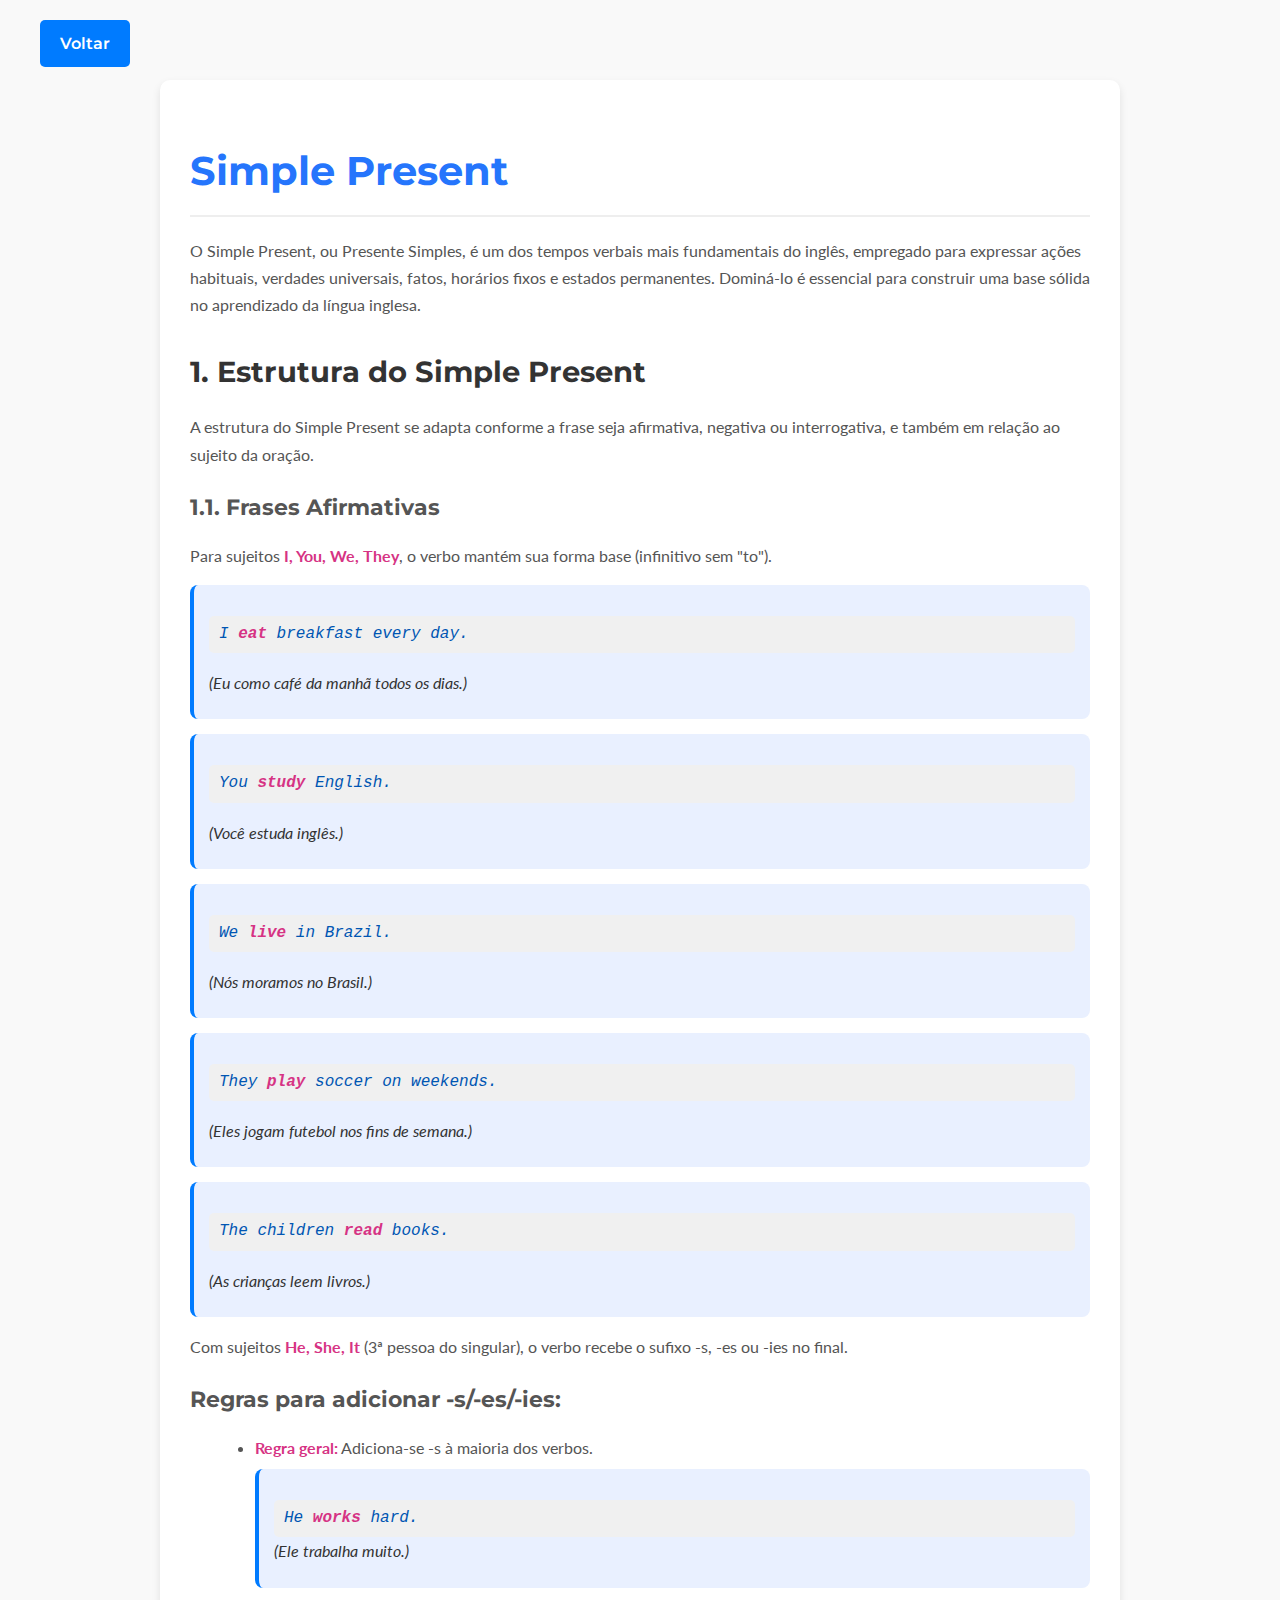
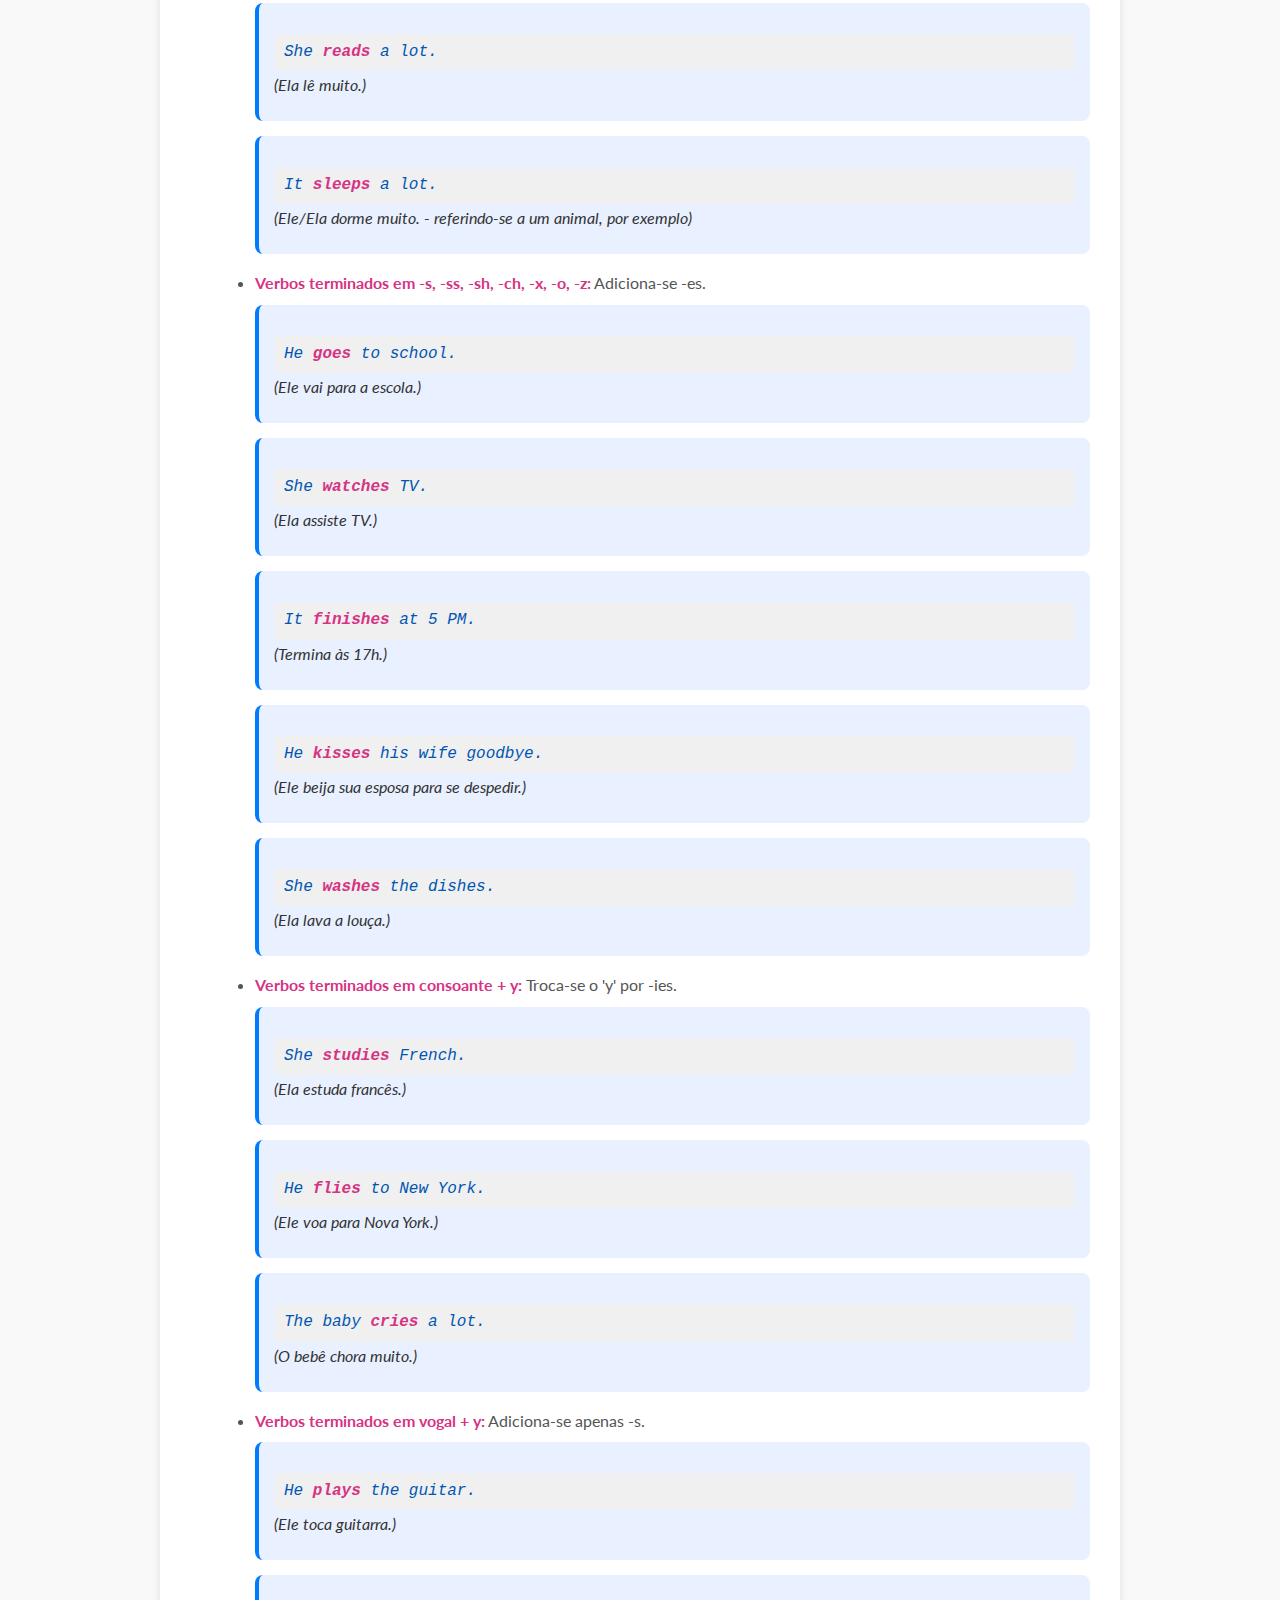
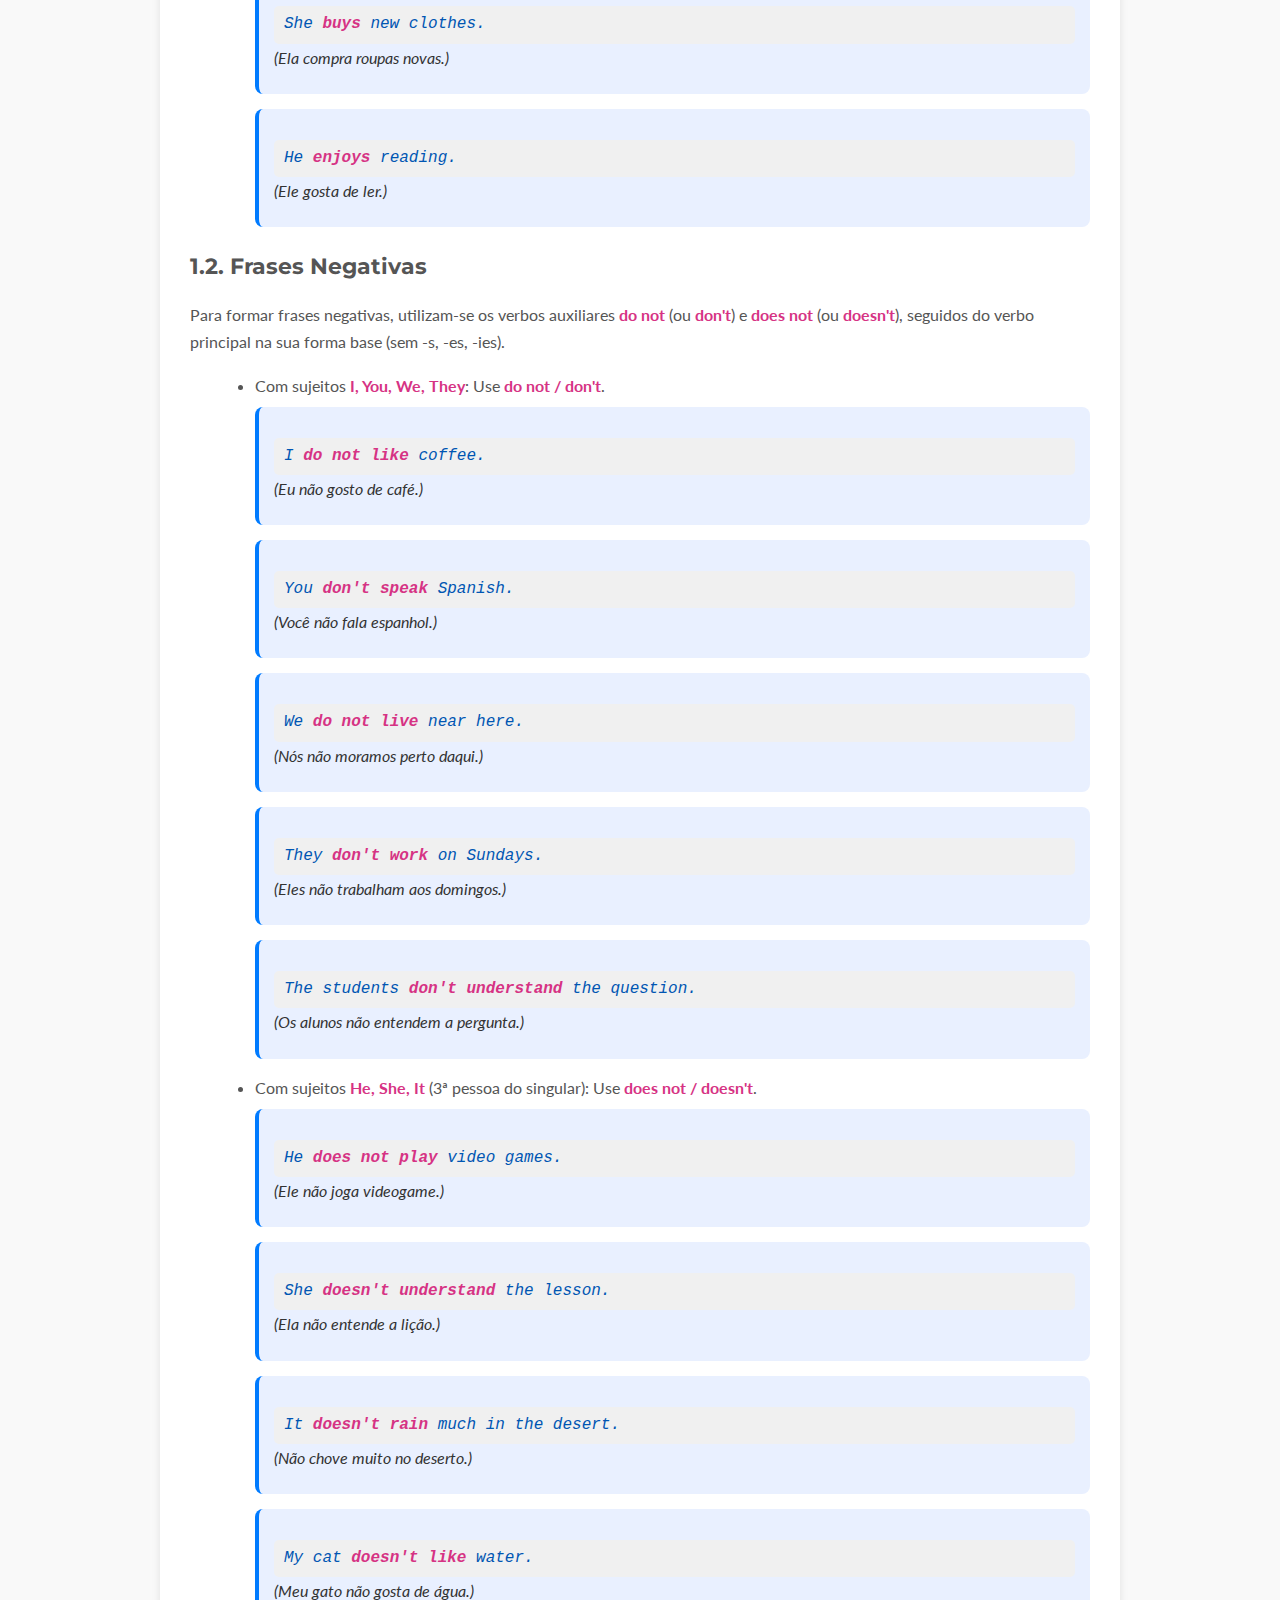
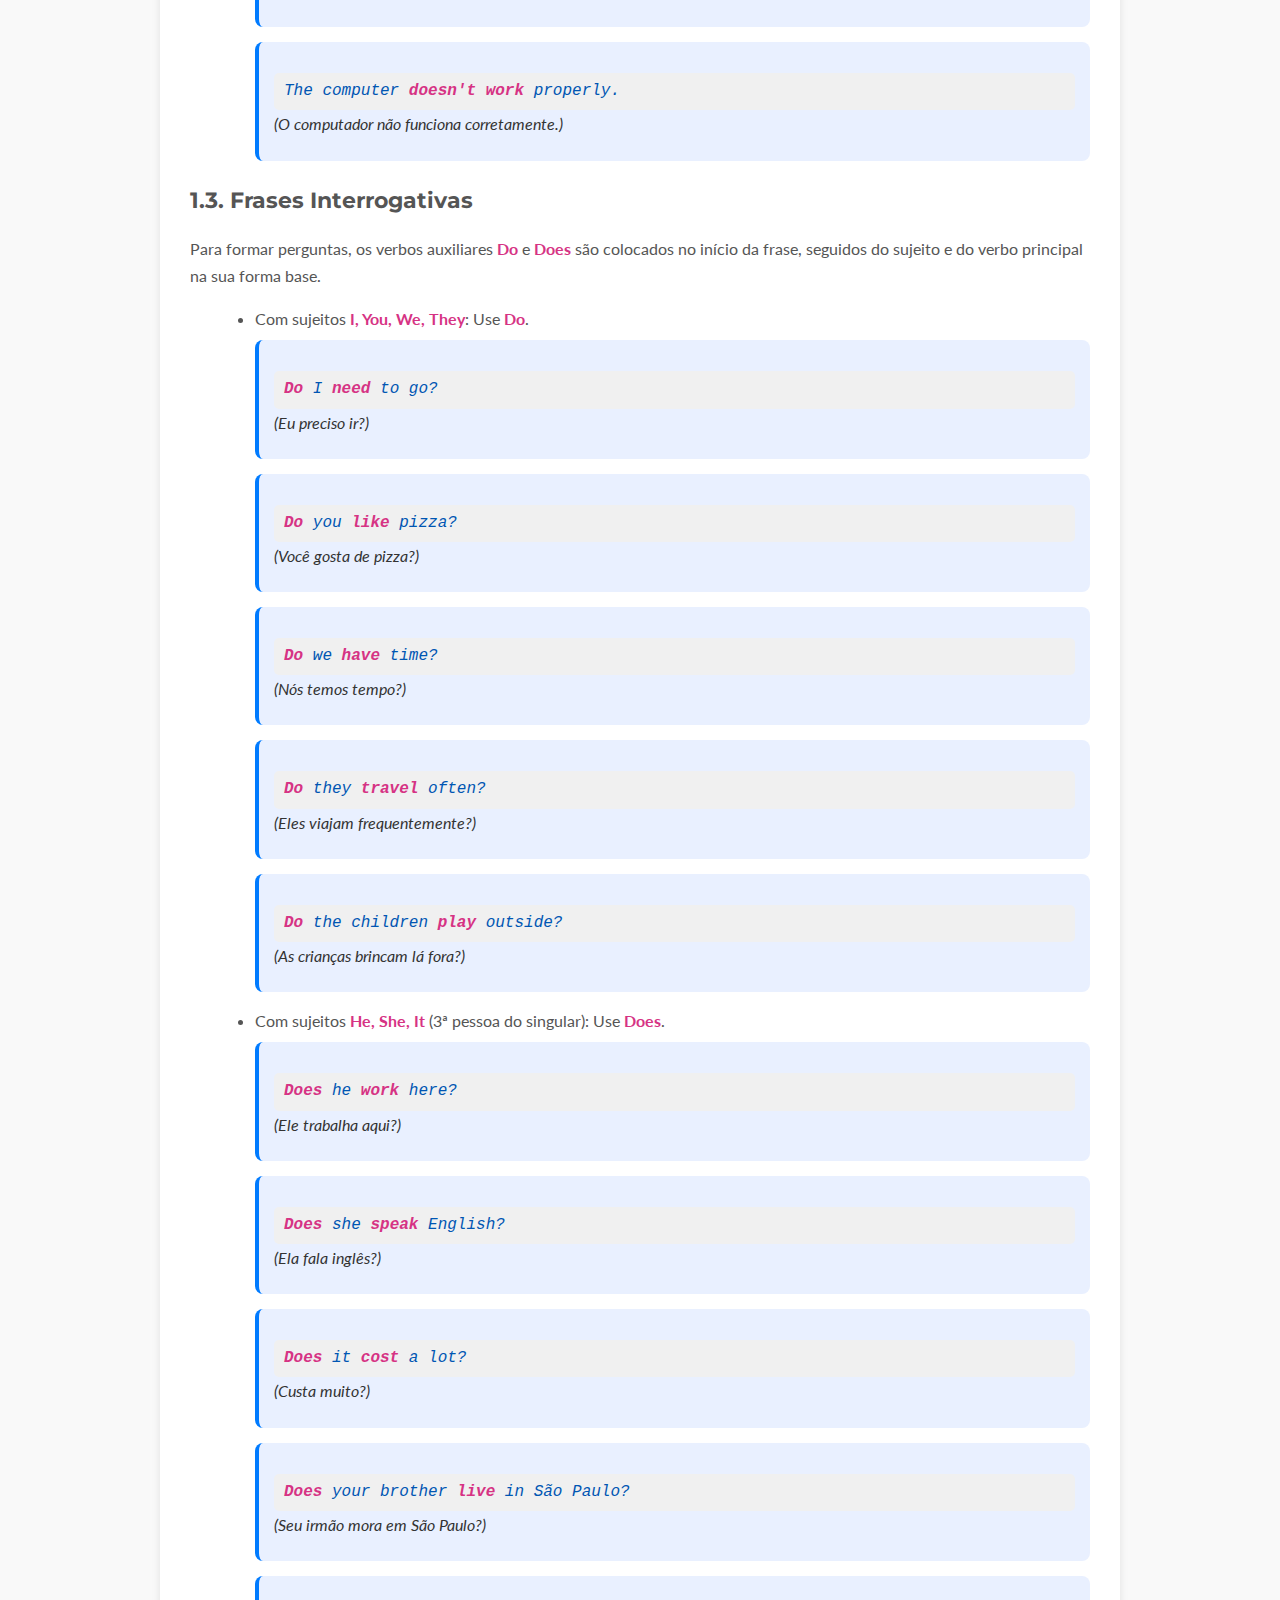
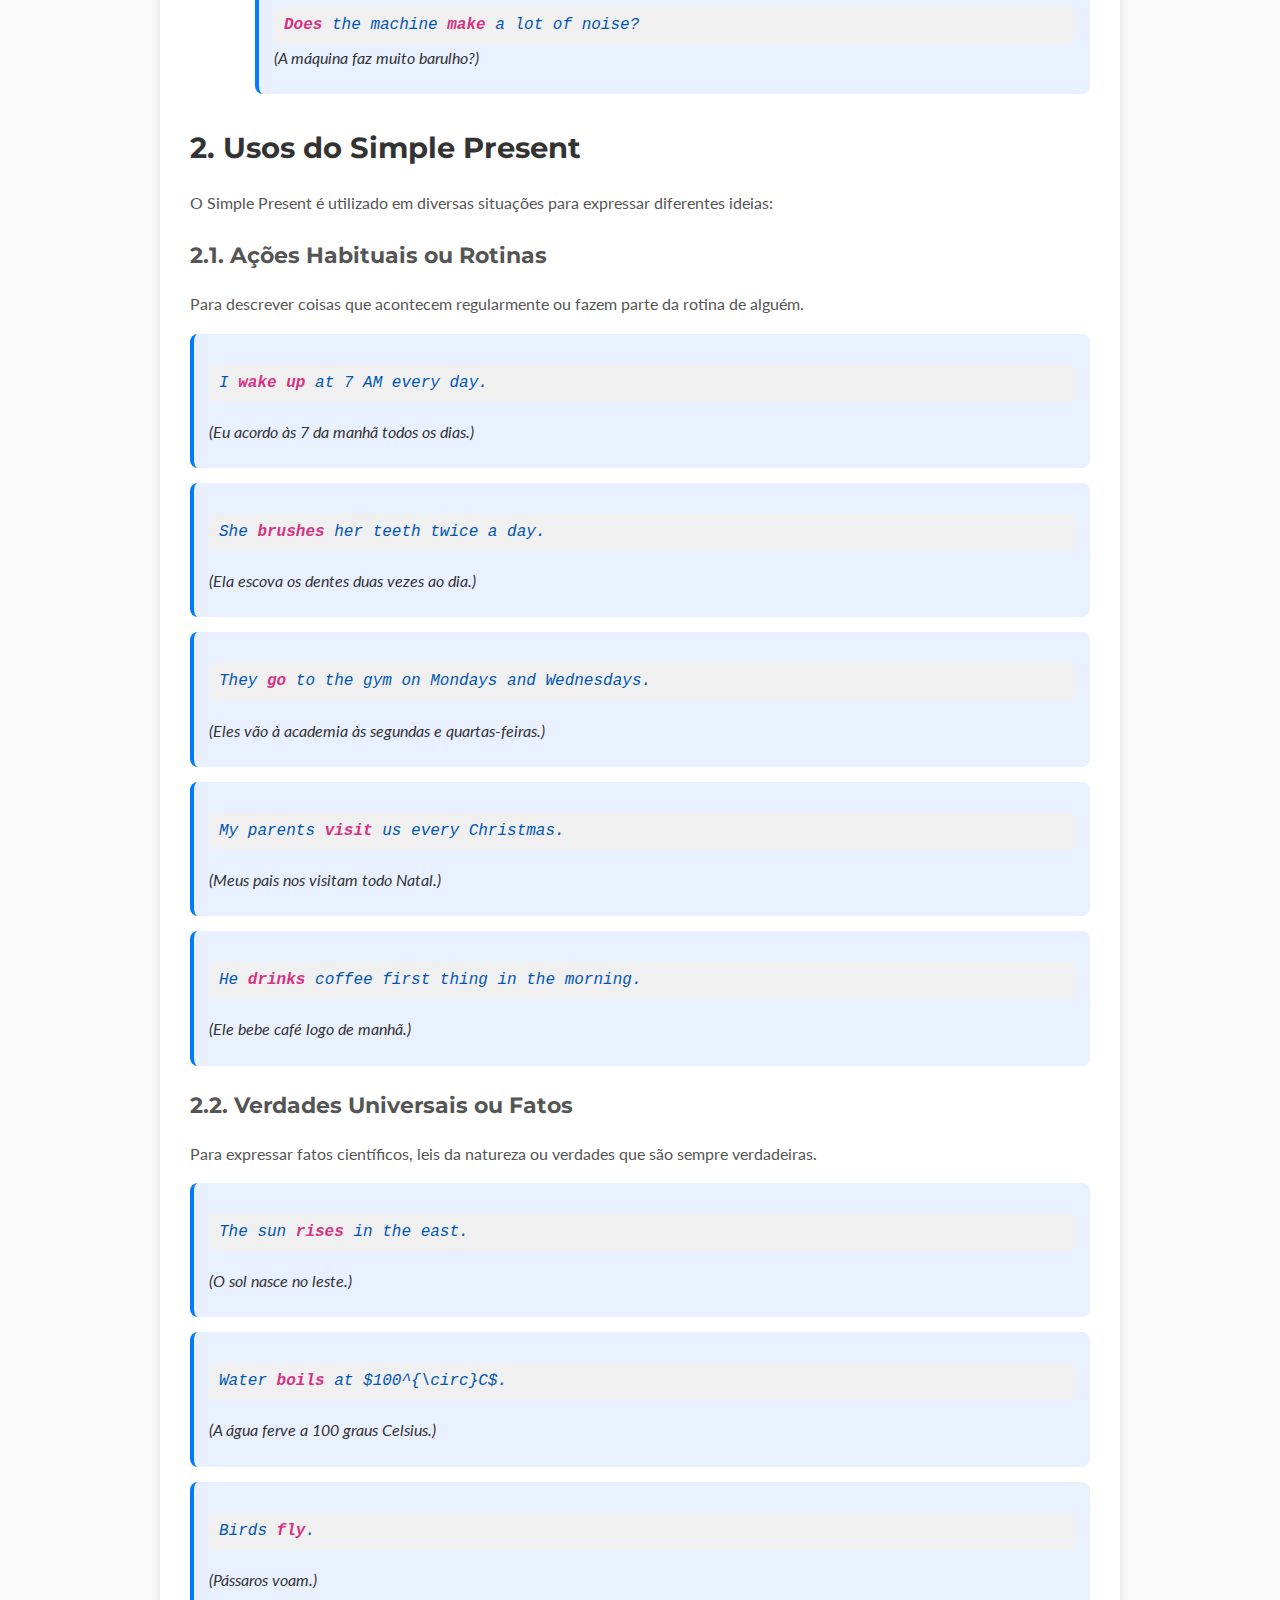
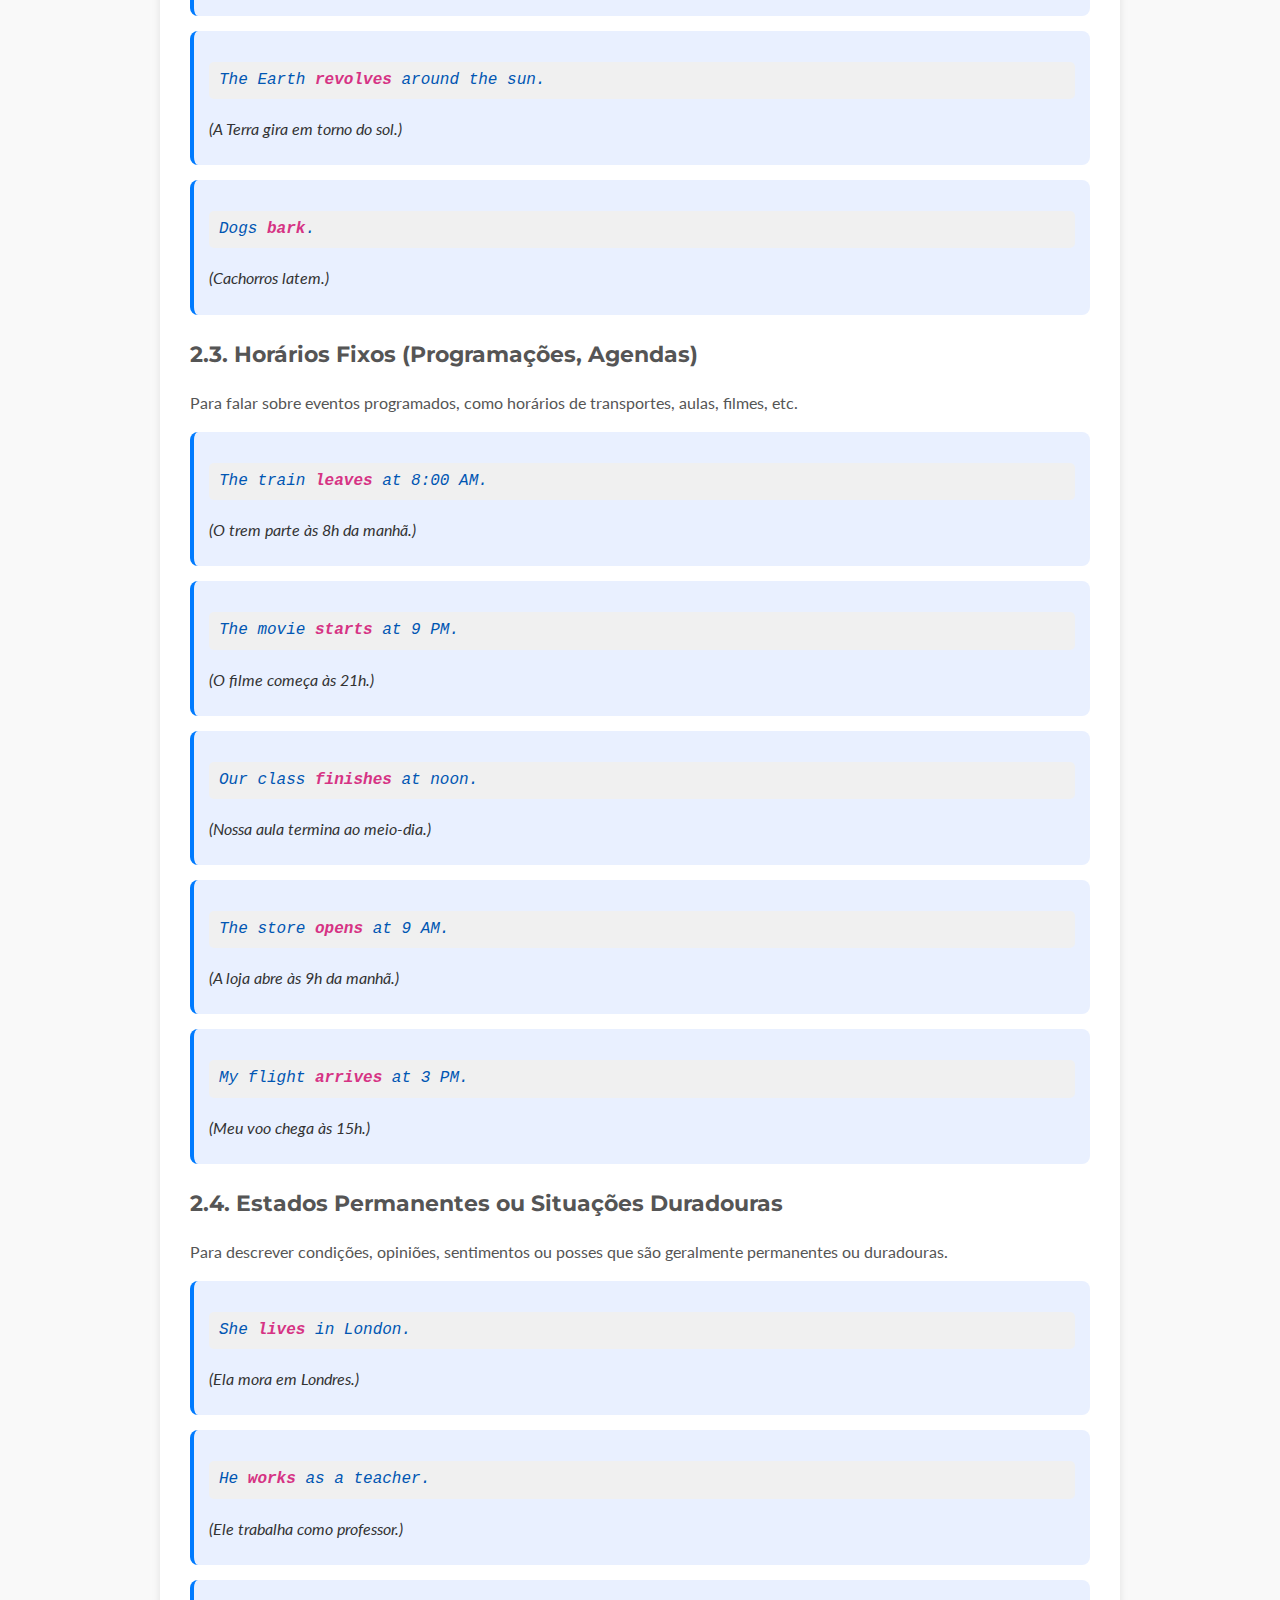
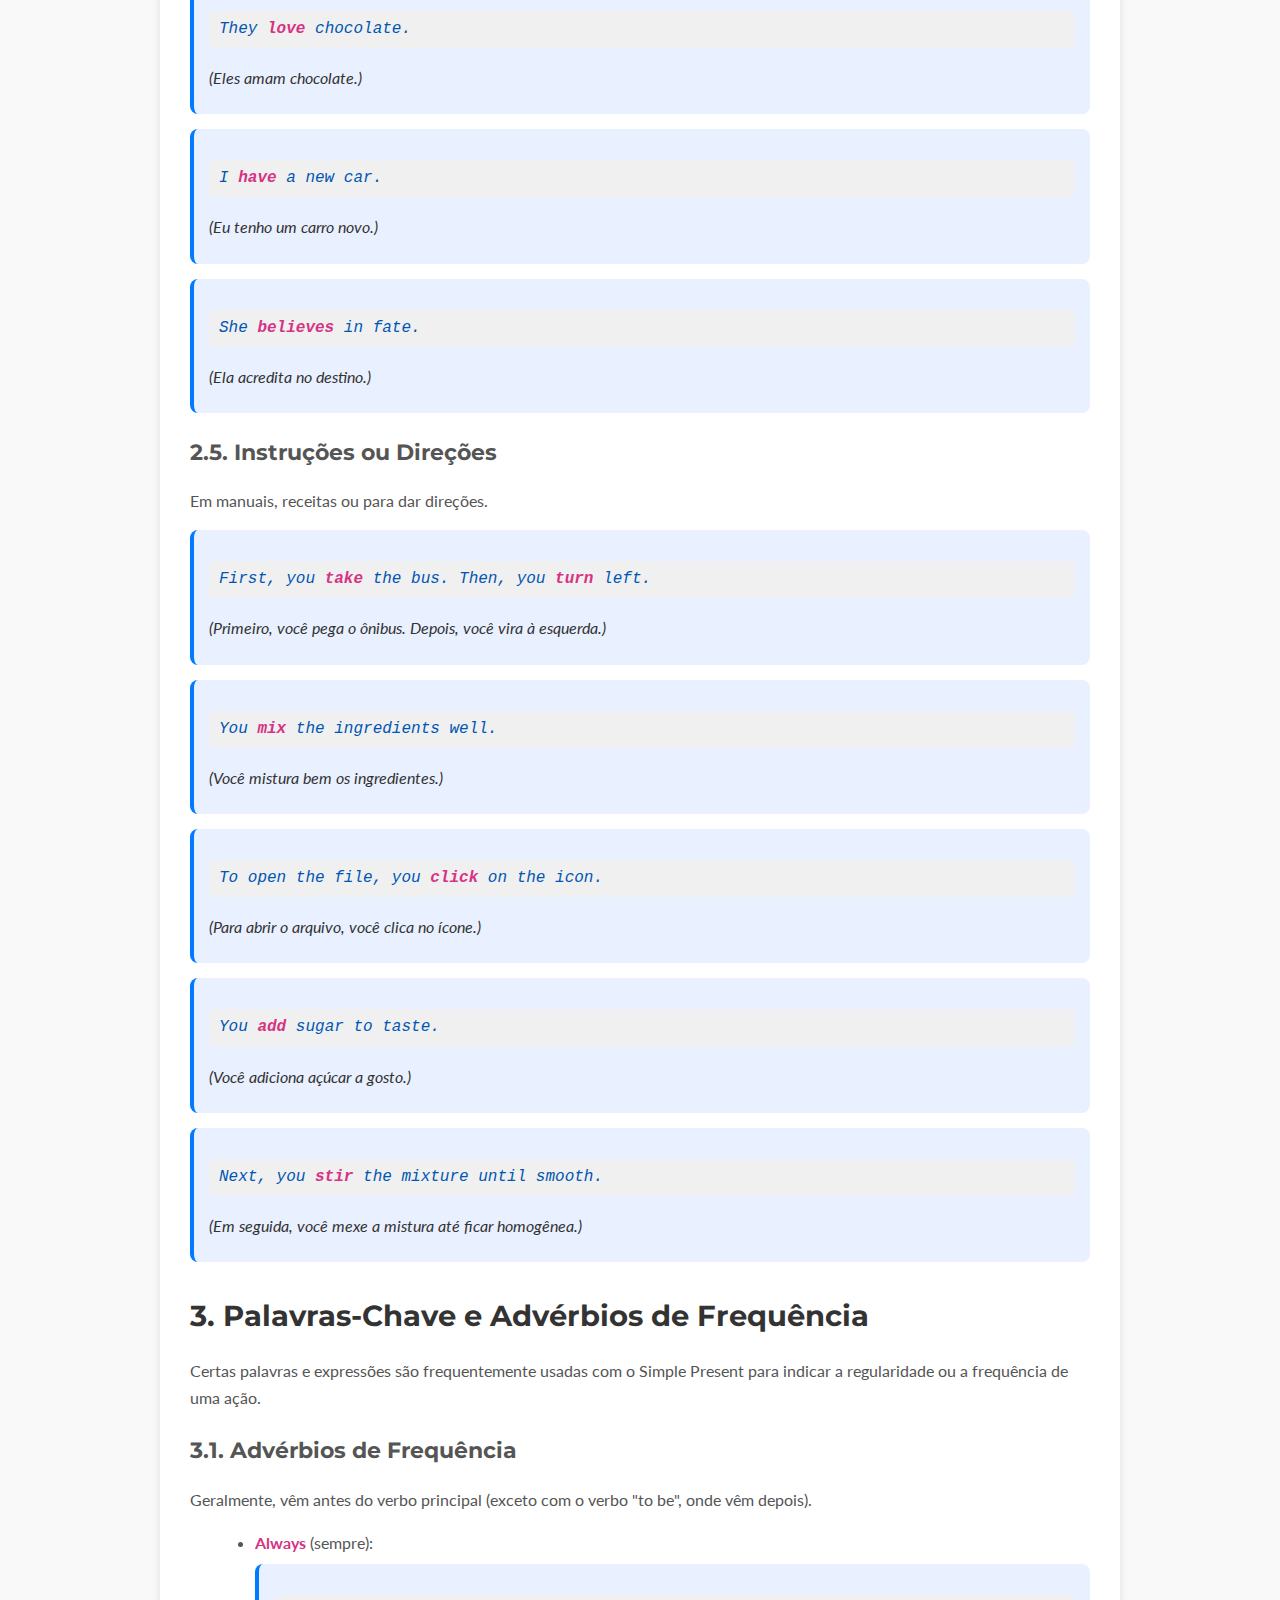
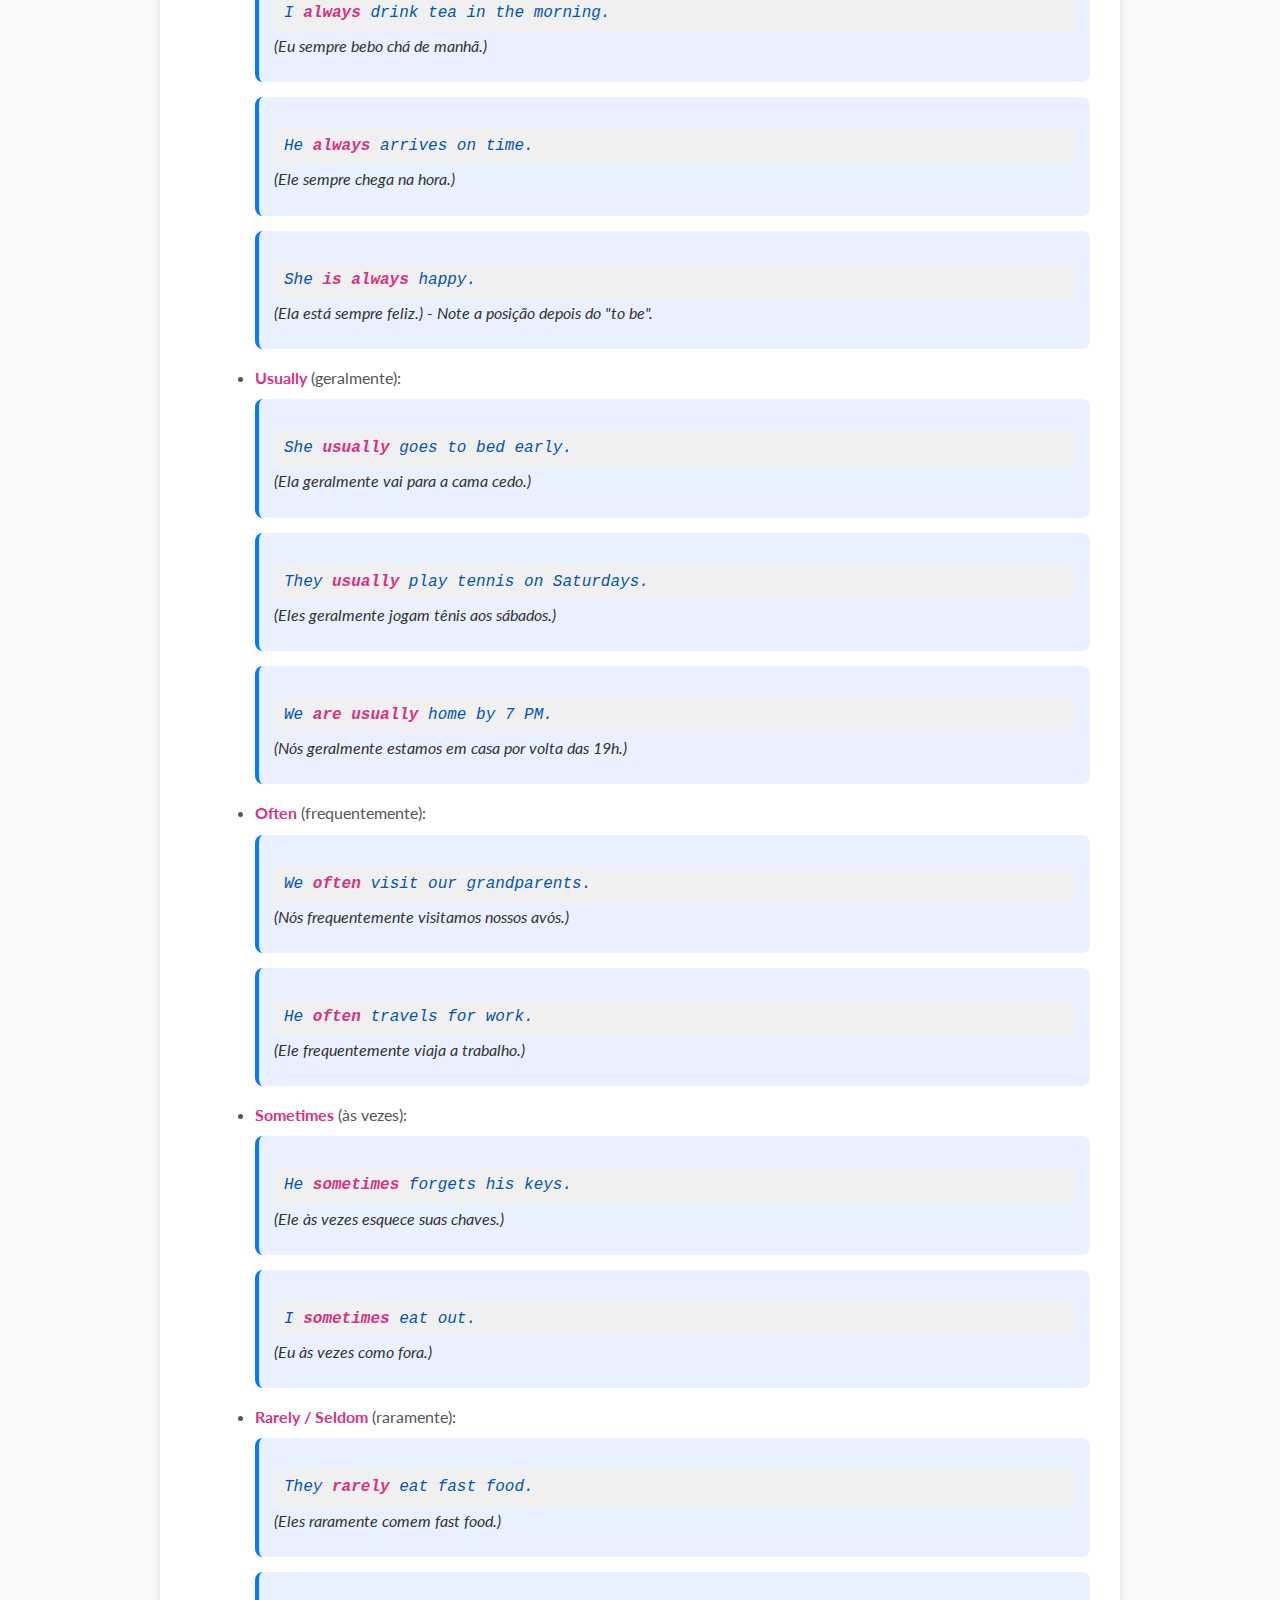
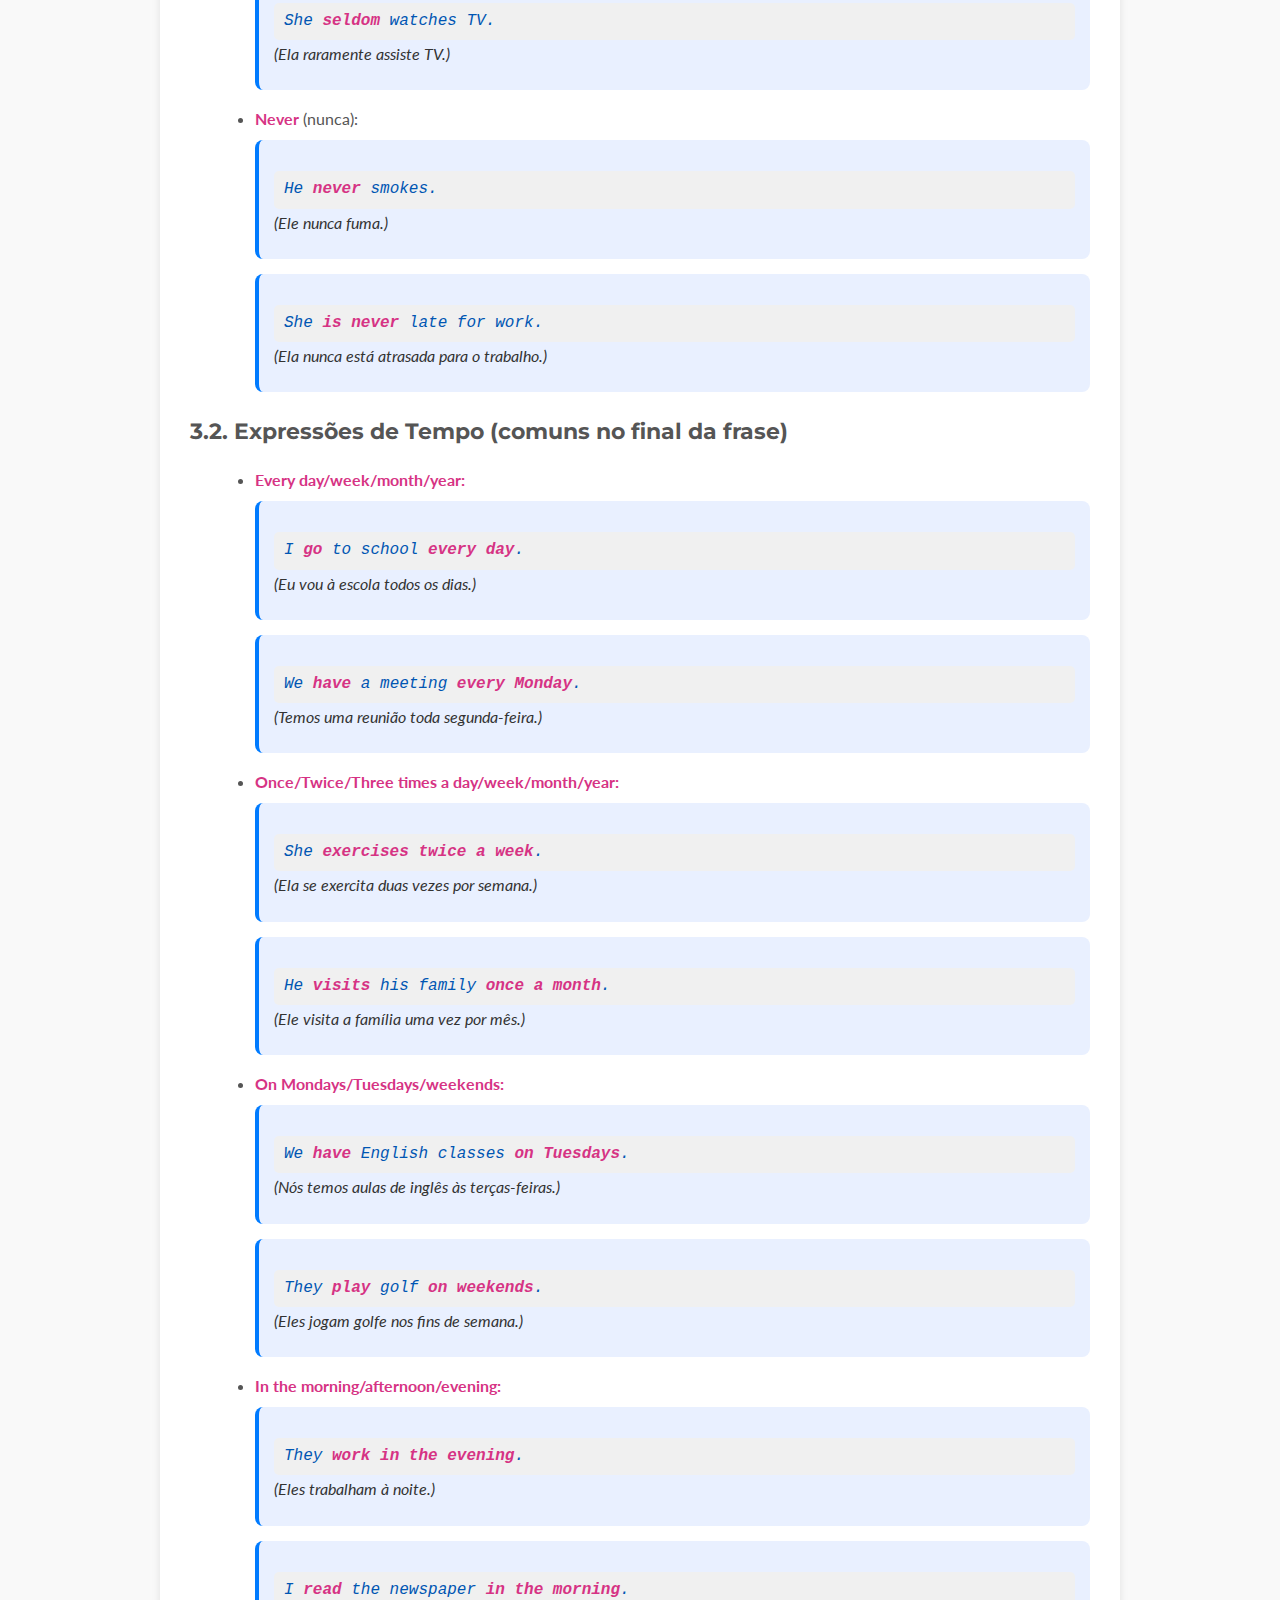
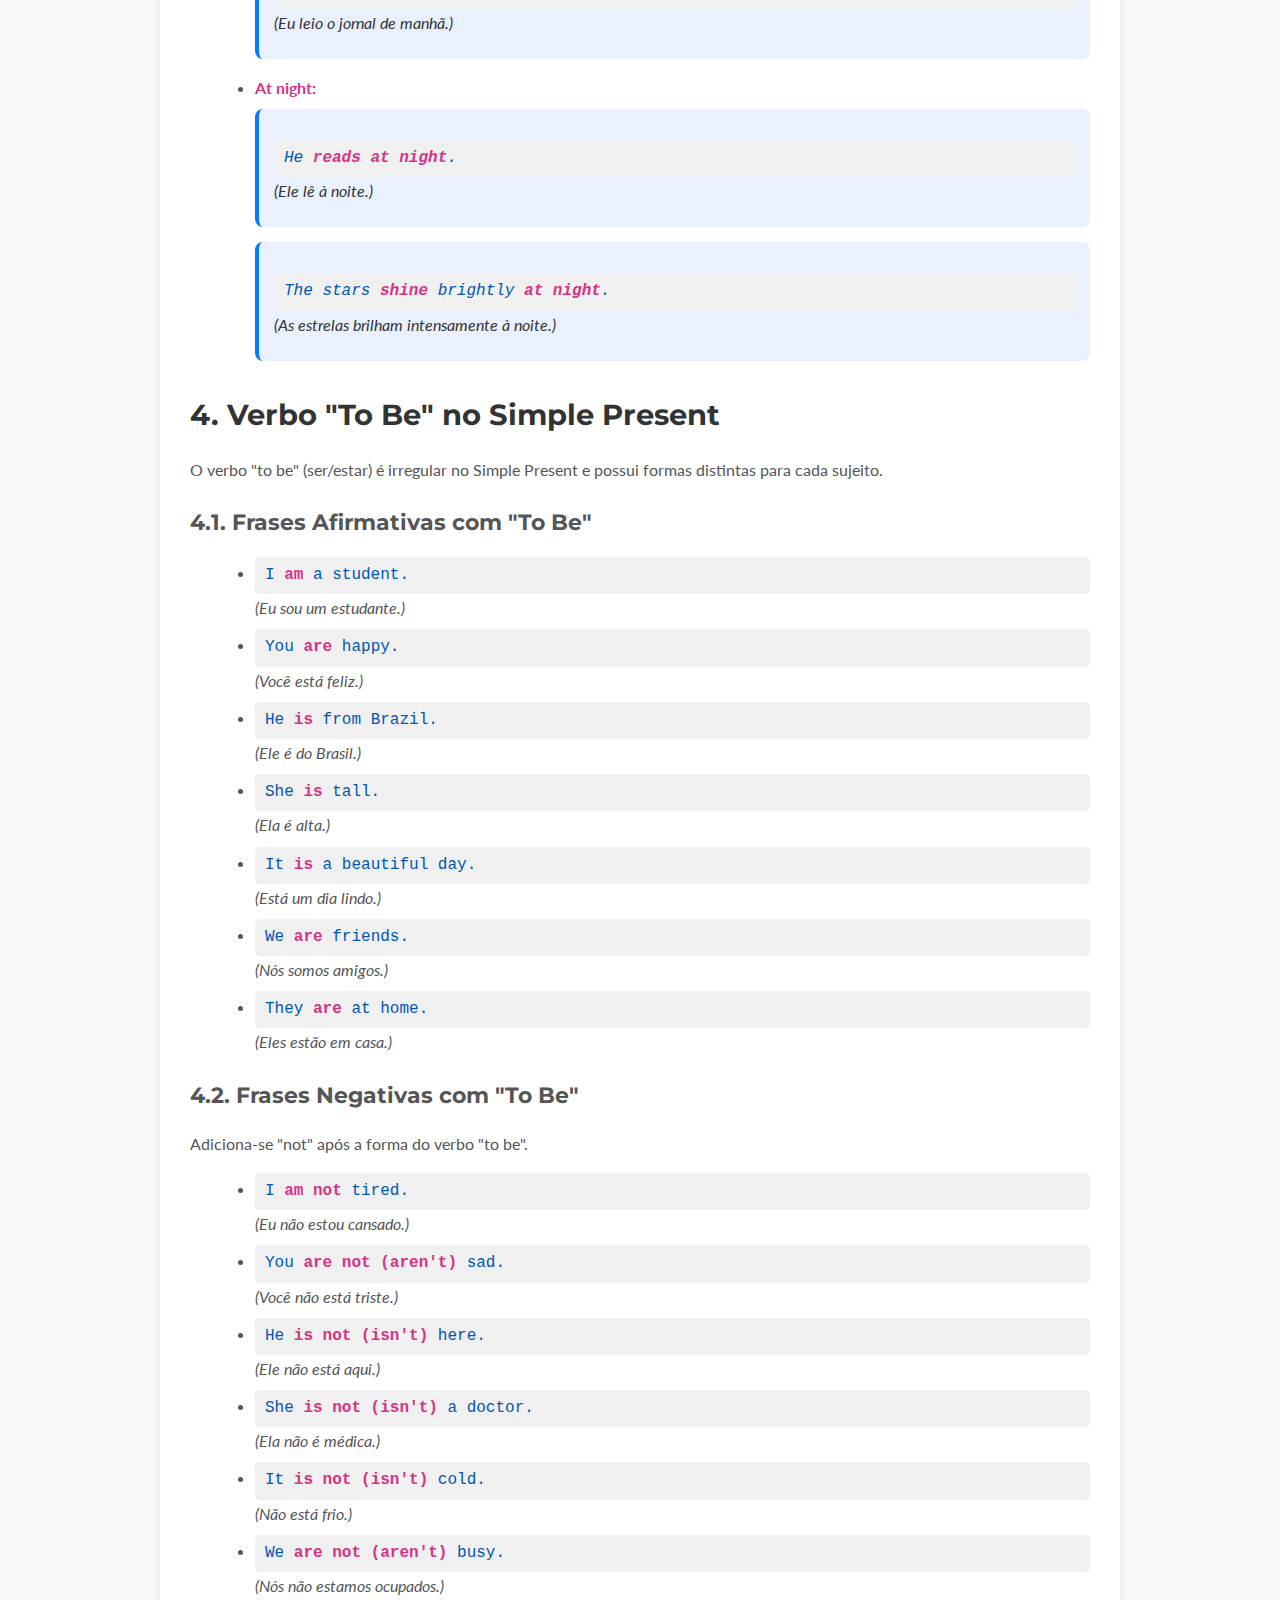
<file: teoria/present-simple.html>
<!DOCTYPE html>
<html lang="pt-br">
<head>
    <meta charset="UTF-8">
    <meta name="viewport" content="width=device-width, initial-scale=1.0">
    <title>Simple Present</title>
    <meta name="description" content="Guia completo e didático sobre o Simple Present em inglês, abordando sua estrutura, usos, regras de ortografia e exemplos práticos para um aprendizado eficaz.">
    <link href="https://fonts.googleapis.com/css2?family=Montserrat:wght@400;600;700&family=Lato:wght@300;400&display=swap" rel="stylesheet">
    <style>
        /* CSS INTERNO: Estilo limpo e elegante, alinhado ao seu layout principal */
        body {
            font-family: 'Lato', sans-serif;
            line-height: 1.7;
            margin: 0;
            color: #333;
            background-color: #f9f9f9;
        }
        .back-button {
            display: inline-block;
            position: fixed; /* Botão fixo no topo */
            top: 20px;
            left: 40px;
            padding: 10px 20px;
            background-color: #007bff; /* Cor do botão */
            color: white;
            text-decoration: none;
            border-radius: 5px;
            font-family: 'Montserrat', sans-serif;
            font-weight: 600;
            transition: background-color 0.3s ease;
            z-index: 1000; /* Garante que o botão fique acima do conteúdo */
        }
        .back-button:hover {
            background-color: #0056b3;
        }
        .container-content {
            max-width: 900px;
            margin: 40px auto;
            padding: 30px;
            background-color: #ffffff;
            border-radius: 10px;
            box-shadow: 0 4px 8px rgba(0,0,0,0.1);
            margin-top: 80px; /* Espaço para o botão fixo */
        }
        h1 {
            font-family: 'Montserrat', sans-serif;
            color: #2575fc; /* Azul dos seus títulos principais */
            font-size: 2.5em;
            border-bottom: 2px solid #eee;
            padding-bottom: 10px;
            margin-bottom: 20px;
        }
        h2 {
            font-family: 'Montserrat', sans-serif;
            color: #333; /* Cor para subtítulos importantes */
            font-size: 1.8em;
            margin-top: 30px;
            margin-bottom: 15px;
        }
        h3 {
            font-family: 'Montserrat', sans-serif;
            color: #555; /* Cor para subtítulos menores */
            font-size: 1.4em;
            margin-top: 20px;
            margin-bottom: 10px;
        }
        p {
            margin-bottom: 1em;
            color: #555; /* Cor para o texto dos parágrafos */
        }
        ul, ol {
            margin-left: 25px;
            margin-bottom: 1em;
            color: #555;
        }
        li {
            margin-bottom: 0.5em;
        }
        .example-block {
            background-color: #e9f0ff; /* Fundo azul claro, similar aos itens de lista do seu layout */
            padding: 15px;
            border-left: 4px solid #007bff; /* Borda azul, como a cor dos links */
            border-radius: 8px;
            margin-bottom: 15px;
        }
        .example-block p {
            margin-bottom: 0.5em;
            font-style: italic;
            color: #333;
        }
        .code-example {
            font-family: 'Courier New', monospace;
            background-color: #f0f0f0;
            padding: 5px 10px;
            border-radius: 5px;
            display: block;
            overflow-x: auto;
            color: #0056b3;
        }
        .highlight {
            font-weight: bold;
            color: #d63384; /* Cor de destaque (rosa/roxo) */
        }
        .sources {
            margin-top: 50px;
            padding-top: 20px;
            border-top: 1px solid #eee;
            font-size: 0.9em;
            color: #777;
        }
        .sources h2 {
            color: #555;
            font-size: 1.5em;
        }
        .sources ul {
            list-style-type: disc;
        }
        a {
            color: #007bff;
            text-decoration: none;
        }
        a:hover {
            text-decoration: underline;
            color: #0056b3;
        }
    </style>
</head>
<body>
    <a href="../index.html" class="back-button" style="text-decoration: none;">Voltar</a>
    <div class="container-content">
        <h1>Simple Present</h1>
        <p>O Simple Present, ou Presente Simples, é um dos tempos verbais mais fundamentais do inglês, empregado para expressar ações habituais, verdades universais, fatos, horários fixos e estados permanentes. Dominá-lo é essencial para construir uma base sólida no aprendizado da língua inglesa. </p>

        <h2>1. Estrutura do Simple Present</h2>
        <p>A estrutura do Simple Present se adapta conforme a frase seja afirmativa, negativa ou interrogativa, e também em relação ao sujeito da oração. </p>

        <h3>1.1. Frases Afirmativas</h3>
        <p>Para sujeitos <span class="highlight">I, You, We, They</span>, o verbo mantém sua forma base (infinitivo sem "to"). </p>
        <div class="example-block">
            <p><span class="code-example">I <span class="highlight">eat</span> breakfast every day.</span></p>
            <p><i>(Eu como café da manhã todos os dias.) </i></p>
        </div>
        <div class="example-block">
            <p><span class="code-example">You <span class="highlight">study</span> English.</span></p>
            <p><i>(Você estuda inglês.) </i></p>
        </div>
        <div class="example-block">
            <p><span class="code-example">We <span class="highlight">live</span> in Brazil.</span></p>
            <p><i>(Nós moramos no Brasil.)</i></p>
        </div>
        <div class="example-block">
            <p><span class="code-example">They <span class="highlight">play</span> soccer on weekends.</span></p>
            <p><i>(Eles jogam futebol nos fins de semana.) </i></p>
        </div>
        <div class="example-block">
            <p><span class="code-example">The children <span class="highlight">read</span> books.</span></p>
            <p><i>(As crianças leem livros.)</i></p>
        </div>

        <p>Com sujeitos <span class="highlight">He, She, It</span> (3ª pessoa do singular), o verbo recebe o sufixo -s, -es ou -ies no final. </p>
        <h3>Regras para adicionar -s/-es/-ies:</h3>
        <ul>
            <li><span class="highlight">Regra geral:</span> Adiciona-se -s à maioria dos verbos.</li>
            <div class="example-block">
                <p><span class="code-example">He <span class="highlight">works</span> hard.</span> <i>(Ele trabalha muito.) </i></p>
            </div>
            <div class="example-block">
                <p><span class="code-example">She <span class="highlight">reads</span> a lot.</span> <i>(Ela lê muito.) </i></p>
            </div>
            <div class="example-block">
                <p><span class="code-example">It <span class="highlight">sleeps</span> a lot.</span> <i>(Ele/Ela dorme muito. - referindo-se a um animal, por exemplo)</i></p>
            </div>
            <li><span class="highlight">Verbos terminados em -s, -ss, -sh, -ch, -x, -o, -z:</span> Adiciona-se -es.</li>
            <div class="example-block">
                <p><span class="code-example">He <span class="highlight">goes</span> to school.</span> <i>(Ele vai para a escola.) </i></p>
            </div>
            <div class="example-block">
                <p><span class="code-example">She <span class="highlight">watches</span> TV.</span> <i>(Ela assiste TV.) </i></p>
            </div>
            <div class="example-block">
                <p><span class="code-example">It <span class="highlight">finishes</span> at 5 PM.</span> <i>(Termina às 17h.) </i></p>
            </div>
            <div class="example-block">
                <p><span class="code-example">He <span class="highlight">kisses</span> his wife goodbye.</span> <i>(Ele beija sua esposa para se despedir.)</i></p>
            </div>
            <div class="example-block">
                <p><span class="code-example">She <span class="highlight">washes</span> the dishes.</span> <i>(Ela lava a louça.)</i></p>
            </div>
            <li><span class="highlight">Verbos terminados em consoante + y:</span> Troca-se o 'y' por -ies. </li>
            <div class="example-block">
                <p><span class="code-example">She <span class="highlight">studies</span> French.</span> <i>(Ela estuda francês.) </i></p>
            </div>
            <div class="example-block">
                <p><span class="code-example">He <span class="highlight">flies</span> to New York.</span> <i>(Ele voa para Nova York.) </i></p>
            </div>
            <div class="example-block">
                <p><span class="code-example">The baby <span class="highlight">cries</span> a lot.</span> <i>(O bebê chora muito.)</i></p>
            </div>
            <li><span class="highlight">Verbos terminados em vogal + y:</span> Adiciona-se apenas -s. </li>
            <div class="example-block">
                <p><span class="code-example">He <span class="highlight">plays</span> the guitar.</span> <i>(Ele toca guitarra.) </i></p>
            </div>
            <div class="example-block">
                <p><span class="code-example">She <span class="highlight">buys</span> new clothes.</span> <i>(Ela compra roupas novas.) </i></p>
            </div>
            <div class="example-block">
                <p><span class="code-example">He <span class="highlight">enjoys</span> reading.</span> <i>(Ele gosta de ler.)</i></p>
            </div>
        </ul>

        <h3>1.2. Frases Negativas</h3>
        <p>Para formar frases negativas, utilizam-se os verbos auxiliares <span class="highlight">do not</span> (ou <span class="highlight">don't</span>) e <span class="highlight">does not</span> (ou <span class="highlight">doesn't</span>), seguidos do verbo principal na sua forma base (sem -s, -es, -ies). </p>
        <ul>
            <li>Com sujeitos <span class="highlight">I, You, We, They</span>: Use <span class="highlight">do not / don't</span>. </li>
            <div class="example-block">
                <p><span class="code-example">I <span class="highlight">do not like</span> coffee.</span> <i>(Eu não gosto de café.) </i></p>
            </div>
            <div class="example-block">
                <p><span class="code-example">You <span class="highlight">don't speak</span> Spanish.</span> <i>(Você não fala espanhol.) </i></p>
            </div>
            <div class="example-block">
                <p><span class="code-example">We <span class="highlight">do not live</span> near here.</span> <i>(Nós não moramos perto daqui.) </i></p>
            </div>
            <div class="example-block">
                <p><span class="code-example">They <span class="highlight">don't work</span> on Sundays.</span> <i>(Eles não trabalham aos domingos.) </i></p>
            </div>
            <div class="example-block">
                <p><span class="code-example">The students <span class="highlight">don't understand</span> the question.</span> <i>(Os alunos não entendem a pergunta.)</i></p>
            </div>
            <li>Com sujeitos <span class="highlight">He, She, It</span> (3ª pessoa do singular): Use <span class="highlight">does not / doesn't</span>. </li>
            <div class="example-block">
                <p><span class="code-example">He <span class="highlight">does not play</span> video games.</span> <i>(Ele não joga videogame.) </i></p>
            </div>
            <div class="example-block">
                <p><span class="code-example">She <span class="highlight">doesn't understand</span> the lesson.</span> <i>(Ela não entende a lição.) </i></p>
            </div>
            <div class="example-block">
                <p><span class="code-example">It <span class="highlight">doesn't rain</span> much in the desert.</span> <i>(Não chove muito no deserto.) </i></p>
            </div>
            <div class="example-block">
                <p><span class="code-example">My cat <span class="highlight">doesn't like</span> water.</span> <i>(Meu gato não gosta de água.)</i></p>
            </div>
            <div class="example-block">
                <p><span class="code-example">The computer <span class="highlight">doesn't work</span> properly.</span> <i>(O computador não funciona corretamente.)</i></p>
            </div>
        </ul>

        <h3>1.3. Frases Interrogativas</h3>
        <p>Para formar perguntas, os verbos auxiliares <span class="highlight">Do</span> e <span class="highlight">Does</span> são colocados no início da frase, seguidos do sujeito e do verbo principal na sua forma base. </p>
        <ul>
            <li>Com sujeitos <span class="highlight">I, You, We, They</span>: Use <span class="highlight">Do</span>. </li>
            <div class="example-block">
                <p><span class="code-example"><span class="highlight">Do</span> I <span class="highlight">need</span> to go?</span> <i>(Eu preciso ir?) </i></p>
            </div>
            <div class="example-block">
                <p><span class="code-example"><span class="highlight">Do</span> you <span class="highlight">like</span> pizza?</span> <i>(Você gosta de pizza?) </i></p>
            </div>
            <div class="example-block">
                <p><span class="code-example"><span class="highlight">Do</span> we <span class="highlight">have</span> time?</span> <i>(Nós temos tempo?) </i></p>
            </div>
            <div class="example-block">
                <p><span class="code-example"><span class="highlight">Do</span> they <span class="highlight">travel</span> often?</span> <i>(Eles viajam frequentemente?) </i></p>
            </div>
            <div class="example-block">
                <p><span class="code-example"><span class="highlight">Do</span> the children <span class="highlight">play</span> outside?</span> <i>(As crianças brincam lá fora?)</i></p>
            </div>
            <li>Com sujeitos <span class="highlight">He, She, It</span> (3ª pessoa do singular): Use <span class="highlight">Does</span>. </li>
            <div class="example-block">
                <p><span class="code-example"><span class="highlight">Does</span> he <span class="highlight">work</span> here?</span> <i>(Ele trabalha aqui?) </i></p>
            </div>
            <div class="example-block">
                <p><span class="code-example"><span class="highlight">Does</span> she <span class="highlight">speak</span> English?</span> <i>(Ela fala inglês?) </i></p>
            </div>
            <div class="example-block">
                <p><span class="code-example"><span class="highlight">Does</span> it <span class="highlight">cost</span> a lot?</span> <i>(Custa muito?) </i></p>
            </div>
            <div class="example-block">
                <p><span class="code-example"><span class="highlight">Does</span> your brother <span class="highlight">live</span> in São Paulo?</span> <i>(Seu irmão mora em São Paulo?)</i></p>
            </div>
            <div class="example-block">
                <p><span class="code-example"><span class="highlight">Does</span> the machine <span class="highlight">make</span> a lot of noise?</span> <i>(A máquina faz muito barulho?)</i></p>
            </div>
        </ul>

        <h2>2. Usos do Simple Present</h2>
        <p>O Simple Present é utilizado em diversas situações para expressar diferentes ideias: </p>

        <h3>2.1. Ações Habituais ou Rotinas</h3>
        <p>Para descrever coisas que acontecem regularmente ou fazem parte da rotina de alguém. </p>
        <div class="example-block">
            <p><span class="code-example">I <span class="highlight">wake up</span> at 7 AM every day.</span></p>
            <p><i>(Eu acordo às 7 da manhã todos os dias.) </i></p>
        </div>
        <div class="example-block">
            <p><span class="code-example">She <span class="highlight">brushes</span> her teeth twice a day.</span></p>
            <p><i>(Ela escova os dentes duas vezes ao dia.) </i></p>
        </div>
        <div class="example-block">
            <p><span class="code-example">They <span class="highlight">go</span> to the gym on Mondays and Wednesdays.</span></p>
            <p><i>(Eles vão à academia às segundas e quartas-feiras.) </i></p>
        </div>
        <div class="example-block">
            <p><span class="code-example">My parents <span class="highlight">visit</span> us every Christmas.</span></p>
            <p><i>(Meus pais nos visitam todo Natal.)</i></p>
        </div>
        <div class="example-block">
            <p><span class="code-example">He <span class="highlight">drinks</span> coffee first thing in the morning.</span></p>
            <p><i>(Ele bebe café logo de manhã.)</i></p>
        </div>

        <h3>2.2. Verdades Universais ou Fatos</h3>
        <p>Para expressar fatos científicos, leis da natureza ou verdades que são sempre verdadeiras. </p>
        <div class="example-block">
            <p><span class="code-example">The sun <span class="highlight">rises</span> in the east.</span></p>
            <p><i>(O sol nasce no leste.) </i></p>
        </div>
        <div class="example-block">
            <p><span class="code-example">Water <span class="highlight">boils</span> at $100^{\circ}C$.</span></p>
            <p><i>(A água ferve a 100 graus Celsius.) </i></p>
        </div>
        <div class="example-block">
            <p><span class="code-example">Birds <span class="highlight">fly</span>.</span></p>
            <p><i>(Pássaros voam.) </i></p>
        </div>
        <div class="example-block">
            <p><span class="code-example">The Earth <span class="highlight">revolves</span> around the sun.</span></p>
            <p><i>(A Terra gira em torno do sol.)</i></p>
        </div>
        <div class="example-block">
            <p><span class="code-example">Dogs <span class="highlight">bark</span>.</span></p>
            <p><i>(Cachorros latem.)</i></p>
        </div>

        <h3>2.3. Horários Fixos (Programações, Agendas)</h3>
        <p>Para falar sobre eventos programados, como horários de transportes, aulas, filmes, etc. </p>
        <div class="example-block">
            <p><span class="code-example">The train <span class="highlight">leaves</span> at 8:00 AM.</span></p>
            <p><i>(O trem parte às 8h da manhã.) </i></p>
        </div>
        <div class="example-block">
            <p><span class="code-example">The movie <span class="highlight">starts</span> at 9 PM.</span></p>
            <p><i>(O filme começa às 21h.) </i></p>
        </div>
        <div class="example-block">
            <p><span class="code-example">Our class <span class="highlight">finishes</span> at noon.</span></p>
            <p><i>(Nossa aula termina ao meio-dia.) </i></p>
        </div>
        <div class="example-block">
            <p><span class="code-example">The store <span class="highlight">opens</span> at 9 AM.</span></p>
            <p><i>(A loja abre às 9h da manhã.) </i></p>
        </div>
        <div class="example-block">
            <p><span class="code-example">My flight <span class="highlight">arrives</span> at 3 PM.</span></p>
            <p><i>(Meu voo chega às 15h.)</i></p>
        </div>

        <h3>2.4. Estados Permanentes ou Situações Duradouras</h3>
        <p>Para descrever condições, opiniões, sentimentos ou posses que são geralmente permanentes ou duradouras. </p>
        <div class="example-block">
            <p><span class="code-example">She <span class="highlight">lives</span> in London.</span></p>
            <p><i>(Ela mora em Londres.) </i></p>
        </div>
        <div class="example-block">
            <p><span class="code-example">He <span class="highlight">works</span> as a teacher.</span></p>
            <p><i>(Ele trabalha como professor.) </i></p>
        </div>
        <div class="example-block">
            <p><span class="code-example">They <span class="highlight">love</span> chocolate.</span></p>
            <p><i>(Eles amam chocolate.) </i></p>
        </div>
        <div class="example-block">
            <p><span class="code-example">I <span class="highlight">have</span> a new car.</span></p>
            <p><i>(Eu tenho um carro novo.) </i></p>
        </div>
        <div class="example-block">
            <p><span class="code-example">She <span class="highlight">believes</span> in fate.</span></p>
            <p><i>(Ela acredita no destino.)</i></p>
        </div>

        <h3>2.5. Instruções ou Direções</h3>
        <p>Em manuais, receitas ou para dar direções. </p>
        <div class="example-block">
            <p><span class="code-example">First, you <span class="highlight">take</span> the bus. Then, you <span class="highlight">turn</span> left.</span></p>
            <p><i>(Primeiro, você pega o ônibus. Depois, você vira à esquerda.) </i></p>
        </div>
        <div class="example-block">
            <p><span class="code-example">You <span class="highlight">mix</span> the ingredients well.</span></p>
            <p><i>(Você mistura bem os ingredientes.) </i></p>
        </div>
        <div class="example-block">
            <p><span class="code-example">To open the file, you <span class="highlight">click</span> on the icon.</span></p>
            <p><i>(Para abrir o arquivo, você clica no ícone.)</i></p>
        </div>
        <div class="example-block">
            <p><span class="code-example">You <span class="highlight">add</span> sugar to taste.</span></p>
            <p><i>(Você adiciona açúcar a gosto.)</i></p>
        </div>
        <div class="example-block">
            <p><span class="code-example">Next, you <span class="highlight">stir</span> the mixture until smooth.</span></p>
            <p><i>(Em seguida, você mexe a mistura até ficar homogênea.)</i></p>
        </div>

        <h2>3. Palavras-Chave e Advérbios de Frequência</h2>
        <p>Certas palavras e expressões são frequentemente usadas com o Simple Present para indicar a regularidade ou a frequência de uma ação. </p>

        <h3>3.1. Advérbios de Frequência</h3>
        <p>Geralmente, vêm antes do verbo principal (exceto com o verbo "to be", onde vêm depois). </p>
        <ul>
            <li><span class="highlight">Always</span> (sempre):</li>
            <div class="example-block">
                <p><span class="code-example">I <span class="highlight">always</span> drink tea in the morning.</span> <i>(Eu sempre bebo chá de manhã.) </i></p>
            </div>
            <div class="example-block">
                <p><span class="code-example">He <span class="highlight">always</span> arrives on time.</span> <i>(Ele sempre chega na hora.) </i></p>
            </div>
            <div class="example-block">
                <p><span class="code-example">She <span class="highlight">is always</span> happy.</span> <i>(Ela está sempre feliz.) - Note a posição depois do "to be".</i></p>
            </div>
            <li><span class="highlight">Usually</span> (geralmente):</li>
            <div class="example-block">
                <p><span class="code-example">She <span class="highlight">usually</span> goes to bed early.</span> <i>(Ela geralmente vai para a cama cedo.) </i></p>
            </div>
            <div class="example-block">
                <p><span class="code-example">They <span class="highlight">usually</span> play tennis on Saturdays.</span> <i>(Eles geralmente jogam tênis aos sábados.) </i></p>
            </div>
            <div class="example-block">
                <p><span class="code-example">We <span class="highlight">are usually</span> home by 7 PM.</span> <i>(Nós geralmente estamos em casa por volta das 19h.)</i></p>
            </div>
            <li><span class="highlight">Often</span> (frequentemente):</li>
            <div class="example-block">
                <p><span class="code-example">We <span class="highlight">often</span> visit our grandparents.</span> <i>(Nós frequentemente visitamos nossos avós.) </i></p>
            </div>
            <div class="example-block">
                <p><span class="code-example">He <span class="highlight">often</span> travels for work.</span> <i>(Ele frequentemente viaja a trabalho.)</i></p>
            </div>
            <li><span class="highlight">Sometimes</span> (às vezes):</li>
            <div class="example-block">
                <p><span class="code-example">He <span class="highlight">sometimes</span> forgets his keys.</span> <i>(Ele às vezes esquece suas chaves.) </i></p>
            </div>
            <div class="example-block">
                <p><span class="code-example">I <span class="highlight">sometimes</span> eat out.</span> <i>(Eu às vezes como fora.)</i></p>
            </div>
            <li><span class="highlight">Rarely / Seldom</span> (raramente):</li>
            <div class="example-block">
                <p><span class="code-example">They <span class="highlight">rarely</span> eat fast food.</span> <i>(Eles raramente comem fast food.) </i></p>
            </div>
            <div class="example-block">
                <p><span class="code-example">She <span class="highlight">seldom</span> watches TV.</span> <i>(Ela raramente assiste TV.)</i></p>
            </div>
            <li><span class="highlight">Never</span> (nunca):</li>
            <div class="example-block">
                <p><span class="code-example">He <span class="highlight">never</span> smokes.</span> <i>(Ele nunca fuma.) </i></p>
            </div>
            <div class="example-block">
                <p><span class="code-example">She <span class="highlight">is never</span> late for work.</span> <i>(Ela nunca está atrasada para o trabalho.) </i></p>
            </div>
        </ul>

        <h3>3.2. Expressões de Tempo (comuns no final da frase)</h3>
        <ul>
            <li><span class="highlight">Every day/week/month/year:</span></li>
            <div class="example-block">
                <p><span class="code-example">I <span class="highlight">go</span> to school <span class="highlight">every day</span>.</span> <i>(Eu vou à escola todos os dias.) </i></p>
            </div>
            <div class="example-block">
                <p><span class="code-example">We <span class="highlight">have</span> a meeting <span class="highlight">every Monday</span>.</span> <i>(Temos uma reunião toda segunda-feira.) </i></p>
            </div>
            <li><span class="highlight">Once/Twice/Three times a day/week/month/year:</span></li>
            <div class="example-block">
                <p><span class="code-example">She <span class="highlight">exercises</span> <span class="highlight">twice a week</span>.</span> <i>(Ela se exercita duas vezes por semana.) </i></p>
            </div>
            <div class="example-block">
                <p><span class="code-example">He <span class="highlight">visits</span> his family <span class="highlight">once a month</span>.</span> <i>(Ele visita a família uma vez por mês.) </i></p>
            </div>
            <li><span class="highlight">On Mondays/Tuesdays/weekends:</span></li>
            <div class="example-block">
                <p><span class="code-example">We <span class="highlight">have</span> English classes <span class="highlight">on Tuesdays</span>.</span> <i>(Nós temos aulas de inglês às terças-feiras.) </i></p>
            </div>
            <div class="example-block">
                <p><span class="code-example">They <span class="highlight">play</span> golf <span class="highlight">on weekends</span>.</span> <i>(Eles jogam golfe nos fins de semana.)</i></p>
            </div>
            <li><span class="highlight">In the morning/afternoon/evening:</span></li>
            <div class="example-block">
                <p><span class="code-example">They <span class="highlight">work</span> <span class="highlight">in the evening</span>.</span> <i>(Eles trabalham à noite.) </i></p>
            </div>
            <div class="example-block">
                <p><span class="code-example">I <span class="highlight">read</span> the newspaper <span class="highlight">in the morning</span>.</span> <i>(Eu leio o jornal de manhã.)</i></p>
            </div>
            <li><span class="highlight">At night:</span></li>
            <div class="example-block">
                <p><span class="code-example">He <span class="highlight">reads</span> <span class="highlight">at night</span>.</span> <i>(Ele lê à noite.) </i></p>
            </div>
            <div class="example-block">
                <p><span class="code-example">The stars <span class="highlight">shine</span> brightly <span class="highlight">at night</span>.</span> <i>(As estrelas brilham intensamente à noite.)</i></p>
            </div>
        </ul>

        <h2>4. Verbo "To Be" no Simple Present</h2>
        <p>O verbo "to be" (ser/estar) é irregular no Simple Present e possui formas distintas para cada sujeito. </p>

        <h3>4.1. Frases Afirmativas com "To Be"</h3>
        <ul>
            <li><span class="code-example">I <span class="highlight">am</span> a student.</span> <i>(Eu sou um estudante.) </i></li>
            <li><span class="code-example">You <span class="highlight">are</span> happy.</span> <i>(Você está feliz.) </i></li>
            <li><span class="code-example">He <span class="highlight">is</span> from Brazil.</span> <i>(Ele é do Brasil.) </i></li>
            <li><span class="code-example">She <span class="highlight">is</span> tall.</span> <i>(Ela é alta.) </i></li>
            <li><span class="code-example">It <span class="highlight">is</span> a beautiful day.</span> <i>(Está um dia lindo.) </i></li>
            <li><span class="code-example">We <span class="highlight">are</span> friends.</span> <i>(Nós somos amigos.) </i></li>
            <li><span class="code-example">They <span class="highlight">are</span> at home.</span> <i>(Eles estão em casa.) </i></li>
        </ul>

        <h3>4.2. Frases Negativas com "To Be"</h3>
        <p>Adiciona-se "not" após a forma do verbo "to be". </p>
        <ul>
            <li><span class="code-example">I <span class="highlight">am not</span> tired.</span> <i>(Eu não estou cansado.) </i></li>
            <li><span class="code-example">You <span class="highlight">are not (aren't)</span> sad.</span> <i>(Você não está triste.) </i></li>
            <li><span class="code-example">He <span class="highlight">is not (isn't)</span> here.</span> <i>(Ele não está aqui.) </i></li>
            <li><span class="code-example">She <span class="highlight">is not (isn't)</span> a doctor.</span> <i>(Ela não é médica.) </i></li>
            <li><span class="code-example">It <span class="highlight">is not (isn't)</span> cold.</span> <i>(Não está frio.) </i></li>
            <li><span class="code-example">We <span class="highlight">are not (aren't)</span> busy.</span> <i>(Nós não estamos ocupados.) </i></li>
            <li><span class="code-example">They <span class="highlight">are not (aren't)</span> married.</span> <i>(Eles não são casados.) </i></li>
        </ul>

        <h3>4.3. Frases Interrogativas com "To Be"</h3>
        <p>Inverte-se a posição do verbo "to be" com o sujeito. </p>
        <ul>
            <li><span class="code-example"><span class="highlight">Am</span> I <span class="highlight">right</span>?</span> <i>(Eu estou certo?) </i></li>
            <li><span class="code-example"><span class="highlight">Are</span> you <span class="highlight">busy</span>?</span> <i>(Você está ocupado?) </i></li>
            <li><span class="code-example"><span class="highlight">Is</span> he a <span class="highlight">student</span>?</span> <i>(Ele é um estudante?) </i></li>
            <li><span class="code-example"><span class="highlight">Is</span> she from <span class="highlight">Canada</span>?</span> <i>(Ela é do Canadá?) </i></li>
            <li><span class="code-example"><span class="highlight">Is</span> it <span class="highlight">raining</span>?</span> <i>(Está chovendo?) </i></li>
            <li><span class="code-example"><span class="highlight">Are</span> we <span class="highlight">late</span>?</span> <i>(Nós estamos atrasados?) </i></li>
            <li><span class="code-example"><span class="highlight">Are</span> they <span class="highlight">ready</span>?</span> <i>(Eles estão prontos?) </i></li>
        </ul>

        <h2>5. Diferenças entre Present Simple e Present Continuous</h2>
        <p>É crucial entender quando usar o Present Simple versus o Present Continuous, pois eles transmitem significados diferentes. </p>

        <h3>Quadro Comparativo:</h3>
        <div class="example-block">
            <p><strong>Uso Principal:</strong></p>
            <p><span class="code-example">Present Simple: Hábitos, rotinas, fatos, verdades gerais, eventos agendados. </span></p>
            <p><span class="code-example">Present Continuous: Ações acontecendo agora, ações temporárias, planos futuros, situações de mudança, repetições irritantes. </span></p>
        </div>
        <div class="example-block">
            <p><strong>Tempo Verbal:</strong></p>
            <p><span class="code-example">Present Simple: Permanente, regular, sempre verdadeiro. </span></p>
            <p><span class="code-example">Present Continuous: Temporário, em progresso, por volta do agora, futuro fixo. </span></p>
        </div>
        <div class="example-block">
            <p><strong>Palavras-Chave:</strong></p>
            <p><span class="code-example">Present Simple: always, often, usually, sometimes, never, every day, on Mondays, at night. </span></p>
            <p><span class="code-example">Present Continuous: now, right now, at the moment, currently, today, this week, these days, look!, listen! </span></p>
        </div>

        <h3>Exemplos Comparativos:</h3>
        <div class="example-block">
            <p><strong>Hábito vs. Agora:</strong></p>
            <p><span class="code-example">Present Simple (Hábito): I <span class="highlight">play</span> tennis every Saturday.</span> <i>(Eu jogo tênis todo sábado.)  - Uma rotina semanal.</i></p>
            <p><span class="code-example">Present Continuous (Agora): I <span class="highlight">am playing</span> tennis right now.</span> <i>(Eu estou jogando tênis agora mesmo.)  - A ação está em andamento no momento da fala.</i></p>
        </div>
        <div class="example-block">
            <p><strong>Emprego Permanente vs. Arranjo Temporário:</strong></p>
            <p><span class="code-example">Present Simple: He <span class="highlight">works</span> in a bank.</span> <i>(Ele trabalha em um banco.)  - Seu emprego é permanente. </i></p>
            <p><span class="code-example">Present Continuous: He <span class="highlight">is working</span> from home this week.</span> <i>(Ele está trabalhando de casa esta semana.)  - É um arranjo temporário. </i></p>
        </div>
        <div class="example-block">
            <p><strong>Rotina vs. Ação no Momento:</strong></p>
            <p><span class="code-example">Present Simple: She <span class="highlight">drinks</span> coffee every morning.</span> <i>(Ela bebe café todas as manhãs.)  - Um hábito diário.</i></p>
            <p><span class="code-example">Present Continuous: She <span class="highlight">is drinking</span> tea at the moment.</span> <i>(Ela está bebendo chá no momento.)  - Ação acontecendo agora. </i></p>
        </div>
        <div class="example-block">
            <p><strong>Verdade Geral vs. Ação em Progresso:</strong></p>
            <p><span class="code-example">Present Simple: The sun <span class="highlight">rises</span> in the east.</span> <i>(O sol nasce no leste.)  - Uma verdade geral. </i></p>
            <p><span class="code-example">Present Continuous: The sun <span class="highlight">is rising</span>.</span> <i>(O sol está nascendo.)  - Uma ação acontecendo agora. </i></p>
        </div>

        <h2>Conclusão e Pontos-Chave:</h2>
        <p>O Simple Present é a espinha dorsal da comunicação em inglês, descrevendo a base da realidade: o que é verdadeiro habitualmente, o que é um fato e o que faz parte da rotina. Dominar suas regras de conjugação (especialmente para a 3ª pessoa do singular) e a distinção clara entre ele e o Present Continuous é fundamental. Ao entender quando usar cada tempo verbal, você construirá frases mais precisas e naturais, aprimorando significativamente sua fluência.</p>

        <div class="sources">
            <h2>Fontes Consultadas e Referências:</h2>
            <ul>
                <li>Azar, B. S. (2016). *Fundamentals of English Grammar* (5th ed.). Pearson Education. </li>
                <li>British Council. (n.d.). Simple Present. Retrieved from <a href="https://learnenglish.britishcouncil.org/grammar/a1-a2-grammar/present-simple" target="_blank">https://learnenglish.britishcouncil.org/grammar/a1-a2-grammar/present-simple</a> </li>
                <li>Cambridge Dictionary. (n.d.). Present simple. Retrieved from <a href="https://dictionary.cambridge.org/grammar/british-grammar/present-simple" target="_blank">https://dictionary.cambridge.org/grammar/british-grammar/present-simple</a> </li>
                <li>Murphy, R. (2019). *English Grammar in Use* (5th ed.). Cambridge University Press. </li>
                <li>Swan, M. (2017). *Practical English Usage* (4th ed.). Oxford University Press. </li>
            </ul>
        </div>
    </div>
</body>
</html>
</file>
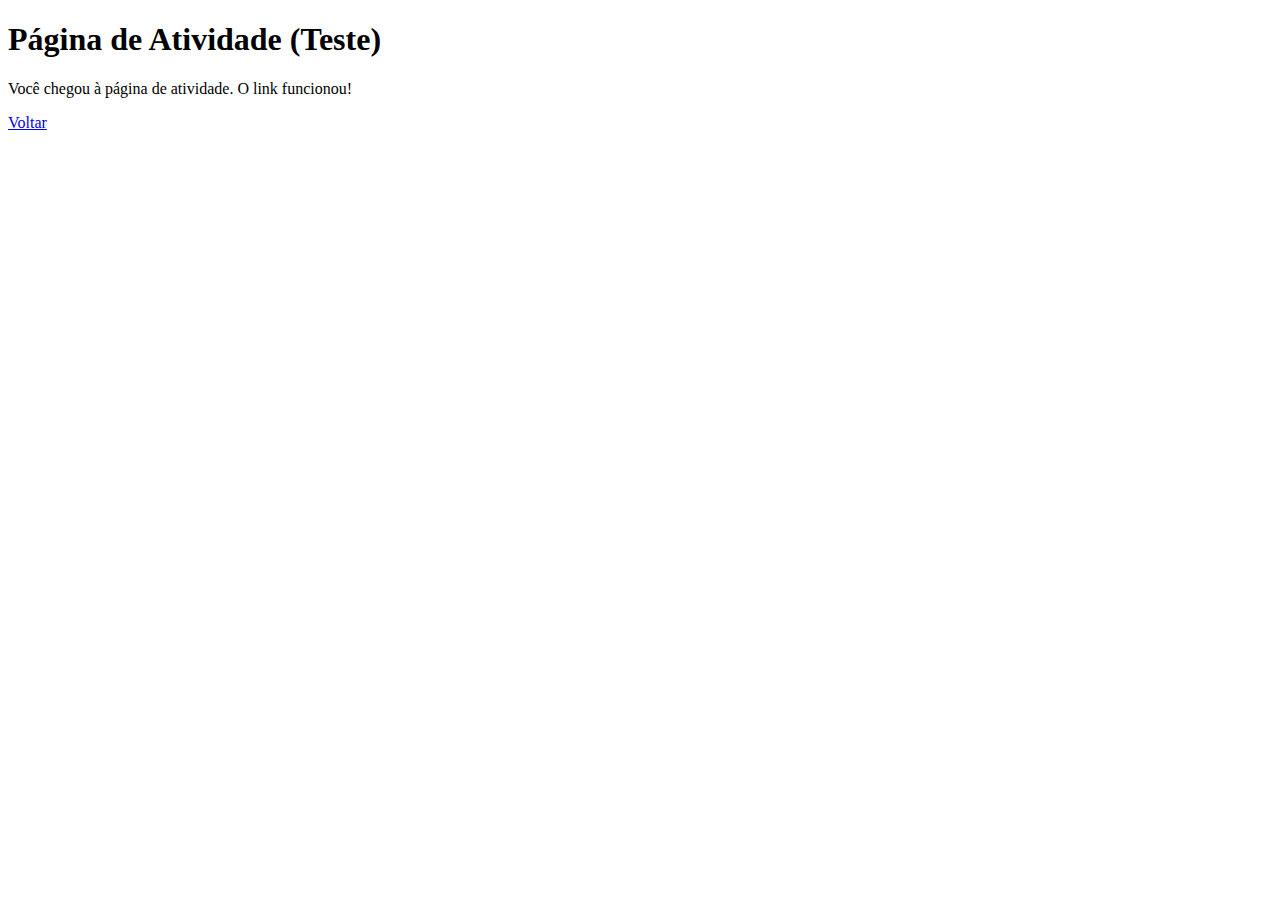
<file: teoria/teste-teoria.html>
<!DOCTYPE html>
<html lang="pt-br">
<head>
    <meta charset="UTF-8">
    <meta name="viewport" content="width=device-width, initial-scale=1.0">
    <title>Atividade Teste</title>
</head>
<body>
    <h1>Página de Atividade (Teste)</h1>
    <p>Você chegou à página de atividade. O link funcionou!</p>
    <a href="../index.html">Voltar</a>
</body>
</html>
</file>
<file: atividades/exemplo/styles.css>
/* Estilos globais do body */
body {
    font-family: 'Arial', sans-serif;
    display: flex;
    flex-direction: column;
    align-items: center;
    min-height: 100vh;
    margin: 0;
    background-color: #f4f4f4;
    box-sizing: border-box;
}

/* Estilos do cabeçalho */
.header {
    width: 100%;
    background-color: #ffffff;
    color: #333;
    padding: 15px 20px;
    display: flex;
    flex-direction: column;
    align-items: center;
    box-shadow: 0 2px 5px rgba(0, 0, 0, 0.1);
    margin-bottom: 20px;
    box-sizing: border-box;
    position: relative;
}

/* Estilos do botão "Voltar" no cabeçalho */
.header .btn-voltar {
    background-color: #007bff;
    color: white;
    border: none;
    padding: 10px 15px;
    border-radius: 5px;
    cursor: pointer;
    font-size: 1em;
    text-decoration: none;
    display: inline-block;
    transition: background-color 0.3s ease;
    position: absolute;
    left: 20px;
    top: 50%;
    transform: translateY(-50%);
    font-family: 'Montserrat', sans-serif;
}

/* Estilos de hover para o botão "Voltar" */
.header .btn-voltar:hover {
    background-color: #0056b3;
}

/* Estilos do título da atividade no cabeçalho */
.header .titulo-atividade {
    text-align: center;
    font-size: 1.8em;
    font-weight: bold;
    color: #3777cc;
    margin: 0;
    padding: 5px 0;
}

/* Estilos do subtítulo da atividade no cabeçalho */
.header .subtitulo-atividade {
    text-align: center;
    font-size: 1.2em;
    color: #555;
    margin-top: 5px;
    margin-bottom: 0;
}

/* Estilos do contêiner principal do conteúdo */
.container-conteudo {
    display: flex;
    flex-direction: column;
    gap: 20px;
    padding: 20px;
    width: 90%;
    max-width: 900px;
    background-color: #ffffff;
    box-shadow: 0 4px 8px rgba(0, 0, 0, 0.1);
    border-radius: 8px;
    align-items: center;
    box-sizing: border-box;
    flex-grow: 1;
}

/* Estilos de cada card de item individual */
.card-item {
    width: 100%;
    padding: 25px;
    background-color: #ffffff;
    border: 1px solid #ddd;
    border-radius: 8px;
    box-shadow: 0 2px 8px rgba(0, 0, 0, 0.1);
    display: flex;
    flex-direction: column;
    align-items: center;
    box-sizing: border-box;
}

/* Estilos do título do card */
.card-item h3 {
    margin-top: 0;
    margin-bottom: 25px;
    color: #333;
    font-size: 1.4em;
    text-align: center;
    line-height: 1.4;
}

/* Estilos de parágrafo dentro dos cards (para perguntas e informações) */
.card-item p {
    text-align: left;
    width: 100%;
    margin-bottom: 15px;
    color: #444;
    line-height: 1.6;
}

/* Estilos do contêiner das opções de seleção (para múltipla escolha) */
.opcoes-selecao {
    width: 100%;
    display: flex;
    flex-direction: column;
    gap: 12px;
    margin-bottom: 25px;
}

/* Estilos de cada item de opção (label) */
.opcao-item {
    display: flex;
    align-items: center;
    background-color: #f8f8f8;
    border: 1px solid #eee;
    border-radius: 6px;
    padding: 14px 20px;
    cursor: pointer;
    transition: background-color 0.2s ease, border-color 0.2s ease, box-shadow 0.2s ease;
    font-size: 1.05em;
    color: #555;
}

/* Estilos de hover para o item de opção */
.opcao-item:hover {
    background-color: #eef7ff;
    border-color: #007bff;
    box-shadow: 0 0 8px rgba(0, 123, 255, 0.2);
}

/* Estilos do radio button dentro da opção */
.opcao-item input[type="radio"] {
    margin-right: 12px;
    transform: scale(1.2);
    accent-color: #007bff;
    cursor: pointer;
}

/* Estilos do texto da opção quando ela está selecionada */
.opcao-item input[type="radio"]:checked + span {
    font-weight: bold;
    color: #007bff;
}

/* Estilos do botão de verificar resposta (individual por card) */
.btn-verificar {
    background-color: #007bff;
    color: white;
    border: none;
    padding: 12px 25px;
    border-radius: 6px;
    cursor: pointer;
    font-size: 1.05em;
    font-weight: bold;
    margin-top: 20px;
    transition: background-color 0.3s ease, transform 0.1s ease;
    display: block;
    width: fit-content;
    margin-left: auto;
    margin-right: auto;
}

/* Estilos de hover para o botão de verificar */
.btn-verificar:hover {
    background-color: #0056b3;
    transform: translateY(-1px);
}

/* Estilos de active para o botão de verificar */
.btn-verificar:active {
    transform: translateY(0);
}

/* Estilos da mensagem de feedback (correto/incorreto) */
.feedback-message {
    margin-top: 20px;
    padding: 12px 20px;
    border-radius: 6px;
    font-weight: bold;
    text-align: center;
    font-size: 1.1em;
    border: 1px solid;
    background-color: #eaf6ff;
    width: 100%;
    box-sizing: border-box;
}

/* Estilos de cor para a mensagem de feedback verde (correto) */
.feedback-message[style*="color: green"] {
    border-color: #28a745;
    background-color: #e6ffe6;
}

/* Estilos de cor para a mensagem de feedback vermelho (incorreto) */
.feedback-message[style*="color: red"] {
    border-color: #dc3545;
    background-color: #ffe6e6;
}

/* --- Estilos para Secção de Introdução --- */
.secao-introducao {
    width: 100%;
    padding: 25px;
    background-color: #eaf6ff;
    border: 1px solid #b3d9ff;
    border-radius: 8px;
    margin-bottom: 20px;
    text-align: center;
    box-sizing: border-box;
}

.secao-introducao h2 {
    color: #0056b3;
    font-size: 1.6em;
    margin-top: 0;
    margin-bottom: 15px;
}

.secao-introducao p {
    font-size: 1.1em;
    color: #333;
    line-height: 1.6;
    margin-bottom: 10px;
}

/* --- Estilos para Preenchimento de Lacunas --- */
.texto-lacunas {
    width: 100%;
    text-align: left;
    font-size: 1.1em;
    line-height: 2;
    margin-bottom: 20px;
    color: #333;
}

.lacuna-input {
    border: none;
    border-bottom: 2px solid #007bff;
    padding: 5px 8px;
    font-size: 1em;
    color: #333;
    background-color: #f0f8ff;
    border-radius: 3px;
    margin: 0 5px;
    outline: none;
    transition: border-color 0.3s ease, background-color 0.3s ease;
    width: auto;
    min-width: 80px;
}

.lacuna-input:focus {
    border-color: #0056b3;
    background-color: #e6f2ff;
}

.lacuna-input.correct {
    border-color: #28a745;
    background-color: #e6ffe6;
}

.lacuna-input.incorrect {
    border-color: #dc3545;
    background-color: #ffe6e6;
}

/* --- Estilos para Conteúdo de Informação (Texto e Imagem) --- */
.conteudo-info-texto {
    width: 100%;
    text-align: left;
    font-size: 1.1em;
    line-height: 1.6;
    color: #333;
}

.conteudo-info-texto p {
    margin-bottom: 15px;
}

.conteudo-info-imagem {
    width: 100%;
    text-align: center;
}

.conteudo-info-imagem img {
    max-width: 100%;
    height: auto;
    border-radius: 8px;
    box-shadow: 0 4px 8px rgba(0, 0, 0, 0.1);
    margin-bottom: 15px;
}

.legenda-imagem {
    font-size: 1em;
    color: #666;
    font-style: italic;
    margin-top: 10px;
    margin-bottom: 5px;
}

.descricao-imagem {
    font-size: 0.95em;
    color: #777;
    line-height: 1.4;
    margin-bottom: 15px;
}

/* Estilos para a explicação geral dentro dos cards */
.explicacao-geral-card {
    margin-top: 30px;
    padding: 15px;
    background-color: #f0f8ff;
    border: 1px solid #cceeff;
    border-radius: 8px;
    text-align: left;
    width: 100%;
    box-sizing: border-box;
}

.explicacao-geral-card h4 {
    color: #0056b3;
    font-size: 1.2em;
    margin-top: 0;
    margin-bottom: 10px;
}

.explicacao-geral-card p {
    font-size: 1em;
    color: #444;
    line-height: 1.5;
    margin-bottom: 8px;
}

/* Estilos do rodapé */
.footer {
    width: 100%;
    background-color: #ffffff;
    color: black;
    padding: 15px 20px;
    display: flex;
    justify-content: center;
    align-items: center;
    box-shadow: 0 -2px 5px rgba(0, 0, 0, 0.1);
    margin-top: 20px;
    box-sizing: border-box;
    min-height: 80px;
}

/* Estilos do botão de verificar todas as respostas no rodapé */
.footer .btn-verificar-todas {
    background-color: #28a745;
    color: white;
    border: none;
    padding: 15px 30px;
    border-radius: 8px;
    cursor: pointer;
    font-size: 1.1em;
    font-weight: bold;
    transition: background-color 0.3s ease, transform 0.1s ease;
    display: block;
    margin: 0 auto;
}

/* Estilos de hover para o botão de verificar todas */
.footer .btn-verificar-todas:hover {
    background-color: #218838;
    transform: translateY(-2px);
}

/* Estilos de active para o botão de verificar todas */
.footer .btn-verificar-todas:active {
    transform: translateY(0);
}

/* --- Estilos para o Placar Final --- */
#resultado-final {
    margin-top: 30px;
    padding: 20px 30px;
    background-color: #e0f7fa;
    border: 2px solid #00bcd4;
    border-radius: 10px;
    box-shadow: 0 4px 10px rgba(0, 188, 212, 0.2);
    width: 80%;
    max-width: 600px;
    text-align: center;
    font-size: 1.2em;
    color: #007bff;
    font-weight: bold;
    margin-left: auto;
    margin-right: auto;
    display: none;
    box-sizing: border-box;
    margin-bottom: 40px;
}

#resultado-final h2 {
    margin: 0 0 10px 0;
    color: #0056b3;
}

#resultado-final p {
    margin: 5px 0;
}

/* --- Estilos para o Gráfico de Barras no Resultado Final --- */
.bar-chart-container {
    width: 100%;
    max-width: 500px; /* Limita a largura do container do gráfico */
    margin: 20px auto;
    display: flex;
    flex-direction: column;
    gap: 15px; /* Espaço entre as barras */
    text-align: left; /* Alinha o texto das barras à esquerda */
}

.bar-chart-item {
    display: flex;
    flex-direction: column;
    gap: 5px; /* Espaço entre o label e a barra de progresso */
}

.bar-label {
    font-size: 1em;
    font-weight: bold;
    color: #555;
    margin-bottom: 5px;
}

.bar-progress-container {
    width: 100%;
    background-color: #e9ecef;
    border-radius: 5px;
    height: 25px; /* Altura da barra */
    display: flex;
    align-items: center;
    overflow: hidden; /* Garante que a barra de progresso não vaze */
    position: relative;
}

.bar-progress {
    height: 100%;
    border-radius: 5px;
    transition: width 0.8s ease-out; /* Animação suave para a barra */
    display: flex;
    align-items: center;
    justify-content: flex-end; /* Alinha a porcentagem à direita da barra */
    padding-right: 10px; /* Espaçamento interno para a porcentagem */
    box-sizing: border-box;
}

.bar-percentage {
    position: absolute;
    right: 10px; /* Posiciona a porcentagem dentro da barra */
    color: #333; /* Cor do texto da porcentagem */
    font-weight: bold;
    font-size: 0.9em;
    text-shadow: 0 0 2px rgba(255,255,255,0.7); /* Pequena sombra para contraste */
}

/* Estilo para a mensagem de resultado adicional */
.resultado-mensagem {
    font-size: 1.1em;
    font-style: italic;
    margin-top: 15px;
}

/* --- Media Queries para Responsividade --- */
@media (max-width: 768px) {
    .header {
        padding: 10px 15px;
    }

    .header .btn-voltar {
        position: static;
        transform: none;
        margin-right: 0;
        margin-bottom: 10px;
        width: 100%;
        text-align: center;
    }

    .header .titulo-atividade {
        font-size: 1.5em;
    }

    .header .subtitulo-atividade {
        font-size: 1em;
    }

    .container-conteudo,
    #resultado-final {
        width: 95%;
        padding: 15px;
    }

    .card-item {
        padding: 20px;
    }

    .card-item h3 {
        font-size: 1.2em;
        margin-bottom: 20px;
    }

    .opcao-item {
        padding: 12px 15px;
        font-size: 0.95em;
    }

    .btn-verificar,
    .footer .btn-verificar-todas {
        padding: 10px 20px;
        font-size: 1em;
    }

    .feedback-message {
        font-size: 1em;
        padding: 10px 15px;
    }

    .secao-introducao {
        padding: 20px;
    }

    .secao-introducao h2 {
        font-size: 1.4em;
    }

    .secao-introducao p {
        font-size: 1em;
    }

    .bar-chart-container {
        padding: 0 10px; /* Adiciona um pequeno padding nas laterais em telas menores */
    }

    .bar-label {
        font-size: 0.9em;
    }

    .bar-progress-container {
        height: 20px;
    }

    .bar-percentage {
        font-size: 0.8em;
    }
}

@media (max-width: 480px) {
    .header .titulo-atividade {
        font-size: 1.3em;
    }
    .header .subtitulo-atividade {
        font-size: 0.9em;
    }
    .card-item h3 {
        font-size: 1.1em;
    }
    .opcao-item {
        font-size: 0.9em;
    }
    .lacuna-input {
        min-width: 60px;
        font-size: 0.9em;
    }
    .feedback-message {
        font-size: 0.9em;
    }
    #resultado-final {
        font-size: 1.1em;
    }
    .bar-label {
        font-size: 0.8em;
    }
    .bar-percentage {
        font-size: 0.75em;
    }
}
</file>
<file: atividades/present-simple/styles.css>
/* Estilos globais do body */
body {
    font-family: 'Arial', sans-serif;
    display: flex;
    flex-direction: column;
    align-items: center;
    min-height: 100vh;
    margin: 0;
    background-color: #f4f4f4;
    box-sizing: border-box;
}

/* Estilos do cabeçalho */
.header {
    width: 100%;
    background-color: #ffffff;
    color: #333;
    padding: 15px 20px;
    display: flex;
    flex-direction: column;
    align-items: center;
    box-shadow: 0 2px 5px rgba(0, 0, 0, 0.1);
    margin-bottom: 20px;
    box-sizing: border-box;
    position: relative;
}

/* Estilos do botão "Voltar" no cabeçalho */
.header .btn-voltar {
    background-color: #007bff;
    color: white;
    border: none;
    padding: 10px 15px;
    border-radius: 5px;
    cursor: pointer;
    font-size: 1em;
    text-decoration: none;
    display: inline-block;
    transition: background-color 0.3s ease;
    position: absolute;
    left: 20px;
    top: 50%;
    transform: translateY(-50%);
    font-family: 'Montserrat', sans-serif;
}

/* Estilos de hover para o botão "Voltar" */
.header .btn-voltar:hover {
    background-color: #0056b3;
}

/* Estilos do título da atividade no cabeçalho */
.header .titulo-atividade {
    text-align: center;
    font-size: 1.8em;
    font-weight: bold;
    color: #3777cc;
    margin: 0;
    padding: 5px 0;
}

/* Estilos do subtítulo da atividade no cabeçalho */
.header .subtitulo-atividade {
    text-align: center;
    font-size: 1.2em;
    color: #555;
    margin-top: 5px;
    margin-bottom: 0;
}

/* Contêiner para os controles de número de questões */
.controls-container {
    width: 90%;
    max-width: 900px;
    display: flex;
    flex-wrap: wrap; /* Permite quebrar linha em telas menores */
    justify-content: center;
    align-items: center;
    gap: 15px; /* Espaçamento entre os elementos */
    padding: 15px;
    background-color: #e9f5ff;
    border: 1px solid #cceeff;
    border-radius: 8px;
    margin-bottom: 20px;
    box-shadow: 0 2px 5px rgba(0, 0, 0, 0.05);
    box-sizing: border-box;
}

.controls-container label {
    font-size: 1em;
    color: #333;
    font-weight: bold;
}

.controls-container input[type="number"] {
    padding: 8px 12px;
    border: 1px solid #ccc;
    border-radius: 5px;
    font-size: 1em;
    width: 80px; /* Largura fixa para o input de número */
    text-align: center;
}

.controls-container button {
    background-color: #007bff;
    color: white;
    border: none;
    padding: 10px 20px;
    border-radius: 5px;
    cursor: pointer;
    font-size: 1em;
    transition: background-color 0.3s ease;
}

.controls-container button:hover {
    background-color: #0056b3;
}


/* Estilos do contêiner principal do conteúdo */
.container-conteudo {
    display: flex;
    flex-direction: column;
    gap: 20px;
    padding: 20px;
    width: 90%;
    max-width: 900px;
    background-color: #ffffff;
    box-shadow: 0 4px 8px rgba(0, 0, 0, 0.1);
    border-radius: 8px;
    align-items: center;
    box-sizing: border-box;
    flex-grow: 1;
    margin-bottom: 10px;
}

/* Estilos de cada card de item individual */
.card-item {
    width: 95%;
    padding: 25px;
    background-color: #ffffff;
    border: 1px solid #ddd;
    border-radius: 8px;
    box-shadow: 0 2px 8px rgba(0, 0, 0, 0.1);
    display: flex;
    flex-direction: column;
    align-items: center;
    box-sizing: border-box;
}

/* Estilos do título do card */
.card-item h3 {
    margin-top: 0;
    margin-bottom: 25px;
    color: #333;
    font-size: 1.4em;
    text-align: center;
    line-height: 1.4;
}

/* Estilos de parágrafo dentro dos cards (para perguntas e informações) */
.card-item p {
    text-align: left;
    width: 100%;
    margin-bottom: 15px;
    color: #444;
    line-height: 1.6;
}

/* Estilos do contêiner das opções de seleção (para múltipla escolha) */
.opcoes-selecao {
    width: 100%;
    display: flex;
    flex-direction: column;
    gap: 12px;
    margin-bottom: 25px;
}

/* Estilos de cada item de opção (label) */
.opcao-item {
    display: flex;
    align-items: center;
    background-color: #f8f8f8;
    border: 1px solid #eee;
    border-radius: 6px;
    padding: 14px 20px;
    cursor: pointer;
    transition: background-color 0.2s ease, border-color 0.2s ease, box-shadow 0.2s ease;
    font-size: 1.05em;
    color: #555;
}

/* Estilos de hover para o item de opção */
.opcao-item:hover {
    background-color: #eef7ff;
    border-color: #007bff;
    box-shadow: 0 0 8px rgba(0, 123, 255, 0.2);
}

/* Estilos do radio button dentro da opção */
.opcao-item input[type="radio"] {
    margin-right: 12px;
    transform: scale(1.2);
    accent-color: #007bff;
    cursor: pointer;
}

/* Estilos do texto da opção quando ela está selecionada */
.opcao-item input[type="radio"]:checked + span {
    font-weight: bold;
    color: #007bff;
}

/* Estilos do botão de verificar resposta (individual por card) */
.btn-verificar {
    background-color: #007bff;
    color: white;
    border: none;
    padding: 12px 25px;
    border-radius: 6px;
    cursor: pointer;
    font-size: 1.05em;
    font-weight: bold;
    margin-top: 20px;
    transition: background-color 0.3s ease, transform 0.1s ease;
    display: block;
    width: fit-content;
    margin-left: auto;
    margin-right: auto;
}

/* Estilos de hover para o botão de verificar */
.btn-verificar:hover {
    background-color: #0056b3;
    transform: translateY(-1px);
}

/* Estilos de active para o botão de verificar */
.btn-verificar:active {
    transform: translateY(0);
}

/* Estilos da mensagem de feedback (correto/incorreto) */
.feedback-message {
    margin-top: 20px;
    padding: 12px 20px;
    border-radius: 6px;
    font-weight: bold;
    text-align: center;
    font-size: 1.1em;
    border: 1px solid;
    background-color: #eaf6ff;
    width: 100%;
    box-sizing: border-box;
}

/* Estilos de cor para a mensagem de feedback verde (correto) */
.feedback-message[style*="color: green"] {
    border-color: #28a745;
    background-color: #e6ffe6;
}

/* Estilos de cor para a mensagem de feedback vermelho (incorreto) */
.feedback-message[style*="color: red"] {
    border-color: #dc3545;
    background-color: #ffe6e6;
}

/* --- Estilos para Secção de Introdução --- */
.secao-introducao {
    width: 100%;
    padding: 25px;
    background-color: #eaf6ff;
    border: 1px solid #b3d9ff;
    border-radius: 8px;
    margin-bottom: 20px;
    text-align: center;
    box-sizing: border-box;
}

.secao-introducao h2 {
    color: #0056b3;
    font-size: 1.6em;
    margin-top: 0;
    margin-bottom: 15px;
}

.secao-introducao p {
    font-size: 1.1em;
    color: #333;
    line-height: 1.6;
    margin-bottom: 10px;
}

/* --- Estilos para Preenchimento de Lacunas --- */
.texto-lacunas {
    width: 100%;
    text-align: left;
    font-size: 1.1em;
    line-height: 2;
    margin-bottom: 20px;
    color: #333;
}

.lacuna-input {
    border: none;
    border-bottom: 2px solid #007bff;
    padding: 5px 8px;
    font-size: 1em;
    color: #333;
    background-color: #f0f8ff;
    border-radius: 3px;
    margin: 0 5px;
    outline: none;
    transition: border-color 0.3s ease, background-color 0.3s ease;
    width: auto;
    min-width: 80px;
}

.lacuna-input:focus {
    border-color: #0056b3;
    background-color: #e6f2ff;
}

.lacuna-input.correct {
    border-color: #28a745;
    background-color: #e6ffe6;
}

.lacuna-input.incorrect {
    border-color: #dc3545;
    background-color: #ffe6e6;
}

/* --- Estilos para Conteúdo de Informação (Texto e Imagem) --- */
.conteudo-info-texto {
    width: 100%;
    text-align: left;
    font-size: 1.1em;
    line-height: 1.6;
    color: #333;
}

.conteudo-info-texto p {
    margin-bottom: 15px;
}

.conteudo-info-imagem {
    width: 100%;
    text-align: center;
}

.conteudo-info-imagem img {
    max-width: 100%;
    height: auto;
    border-radius: 8px;
    box-shadow: 0 4px 8px rgba(0, 0, 0, 0.1);
    margin-bottom: 15px;
}

.legenda-imagem {
    font-size: 1em;
    color: #666;
    font-style: italic;
    margin-top: 10px;
    margin-bottom: 5px;
}

.descricao-imagem {
    font-size: 0.95em;
    color: #777;
    line-height: 1.4;
    margin-bottom: 15px;
}

/* Estilos para a explicação geral dentro dos cards */
.explicacao-geral-card {
    margin-top: 30px;
    padding: 15px;
    background-color: #f0f8ff;
    border: 1px solid #cceeff;
    border-radius: 8px;
    text-align: left;
    width: 100%;
    box-sizing: border-box;
}

.explicacao-geral-card h4 {
    color: #0056b3;
    font-size: 1.2em;
    margin-top: 0;
    margin-bottom: 10px;
}

.explicacao-geral-card p {
    font-size: 1em;
    color: #444;
    line-height: 1.5;
    margin-bottom: 8px;
}

/* Estilos do rodapé */
.footer {
    width: 100%;
    background-color: #ffffff;
    color: black;
    padding: 15px 20px;
    display: flex;
    justify-content: center;
    align-items: center;
    box-shadow: 0 -2px 5px rgba(0, 0, 0, 0.1);
    margin-top: auto;
    box-sizing: border-box;
    min-height: 80px;
}

/* Estilos do botão de verificar todas as respostas no rodapé */
.footer .btn-verificar-todas {
    background-color: #28a745;
    color: white;
    border: none;
    padding: 15px 30px;
    border-radius: 8px;
    cursor: pointer;
    font-size: 1.1em;
    font-weight: bold;
    transition: background-color 0.3s ease, transform 0.1s ease;
    display: block;
    margin: 0 auto;
}

/* Estilos de hover para o botão de verificar todas */
.footer .btn-verificar-todas:hover {
    background-color: #218838;
    transform: translateY(-2px);
}

/* Estilos de active para o botão de verificar todas */
.footer .btn-verificar-todas:active {
    transform: translateY(0);
}

/* --- Estilos para o Placar Final --- */
#resultado-final {
    margin-top: 30px;
    padding: 20px 30px;
    background-color: #e0f7fa;
    border: 2px solid #00bcd4;
    border-radius: 10px;
    box-shadow: 0 4px 10px rgba(0, 188, 212, 0.2);
    width: 80%;
    max-width: 600px;
    text-align: center;
    font-size: 1.2em;
    color: #007bff;
    font-weight: bold;
    margin-left: auto;
    margin-right: auto;
    display: none;
    box-sizing: border-box;
    margin-bottom: 40px;
}

#resultado-final h2 {
    margin: 0 0 10px 0;
    color: #0056b3;
}

#resultado-final p {
    margin: 5px 0;
}

/* --- Estilos para o Gráfico de Barras no Resultado Final --- */
.bar-chart-container {
    width: 100%;
    max-width: 500px; /* Limita a largura do container do gráfico */
    margin: 20px auto;
    display: flex;
    flex-direction: column;
    gap: 15px; /* Espaço entre as barras */
    text-align: left; /* Alinha o texto das barras à esquerda */
}

.bar-chart-item {
    display: flex;
    flex-direction: column;
    gap: 5px; /* Espaço entre o label e a barra de progresso */
}

.bar-label {
    font-size: 1em;
    font-weight: bold;
    color: #555;
    margin-bottom: 5px;
}

.bar-progress-container {
    width: 100%;
    background-color: #e9ecef;
    border-radius: 5px;
    height: 25px; /* Altura da barra */
    display: flex;
    align-items: center;
    overflow: hidden; /* Garante que a barra de progresso não vaze */
    position: relative;
}

.bar-progress {
    height: 100%;
    border-radius: 5px;
    transition: width 0.8s ease-out; /* Animação suave para a barra */
    display: flex;
    align-items: center;
    justify-content: flex-end; /* Alinha a porcentagem à direita da barra */
    padding-right: 10px; /* Espaçamento interno para a porcentagem */
    box-sizing: border-box;
}

.bar-percentage {
    position: absolute;
    right: 10px; /* Posiciona a porcentagem dentro da barra */
    color: #333; /* Cor do texto da porcentagem */
    font-weight: bold;
    font-size: 0.9em;
    text-shadow: 0 0 2px rgba(255,255,255,0.7); /* Pequena sombra para contraste */
}

/* Estilo para a mensagem de resultado adicional */
.resultado-mensagem {
    font-size: 1.1em;
    font-style: italic;
    margin-top: 15px;
}

/* --- Media Queries para Responsividade --- */
@media (max-width: 768px) {
    .header {
        padding: 10px 15px;
    }

    /* Ajuste para o botão "Voltar" no cabeçalho em telas menores */
    .header .btn-voltar {
        position: absolute; /* Mantém o posicionamento absoluto */
        left: 15px; /* Ajusta a posição para a esquerda com um padding */
        top: 50%; /* Mantém verticalmente centralizado */
        transform: translateY(-50%); /* Garante o alinhamento vertical */
        margin: 0; /* Remove margens anteriores */
        width: auto; /* Permite que o botão se ajuste ao seu conteúdo */
        text-align: left; /* Garante o alinhamento do texto à esquerda dentro do botão */
    }

    .header .titulo-atividade {
        font-size: 1.4em; /* Diminuindo a fonte do título */
    }

    .header .subtitulo-atividade {
        font-size: 1.1em; /* Diminuindo a fonte do subtítulo */
    }

    .controls-container {
        flex-direction: column; /* Empilha itens em telas menores */
        gap: 10px;
    }

    .controls-container input[type="number"] {
        width: 100px; /* Ajusta largura para melhor visualização em mobile */
    }

    .container-conteudo,
    #resultado-final {
        width: 95%;
        padding: 15px;
    }

    .card-item {
        padding: 20px;
    }

    .card-item h3 {
        font-size: 1.2em;
        margin-bottom: 20px;
    }

    .opcao-item {
        padding: 12px 15px;
        font-size: 0.95em;
    }

    .btn-verificar,
    .footer .btn-verificar-todas {
        padding: 10px 20px;
        font-size: 1em;
    }

    .feedback-message {
        font-size: 1em;
        padding: 10px 15px;
    }

    .secao-introducao {
        padding: 20px;
    }

    .secao-introducao h2 {
        font-size: 1.4em;
    }

    .secao-introducao p {
        font-size: 1em;
    }

    .bar-chart-container {
        padding: 0 10px; /* Adiciona um pequeno padding nas laterais em telas menores */
    }

    .bar-label {
        font-size: 0.9em;
    }

    .bar-progress-container {
        height: 20px;
    }

    .bar-percentage {
        font-size: 0.8em;
    }
}

@media (max-width: 480px) {
    .header .titulo-atividade {
        font-size: 1.2em; /* Mais uma leve diminuição para telas menores */
    }
    .header .subtitulo-atividade {
        font-size: 1em; /* Mais uma leve diminuição para telas menores */
    }
    .card-item h3 {
        font-size: 1.1em;
    }
    .opcao-item {
        font-size: 0.9em;
    }
    .lacuna-input {
        min-width: 60px;
        font-size: 0.9em;
    }
    .feedback-message {
        font-size: 0.9em;
    }
    #resultado-final {
        font-size: 1.1em;
    }
    .bar-label {
        font-size: 0.8em;
    }
    .bar-percentage {
        font-size: 0.75em;
    }
}
</file>
